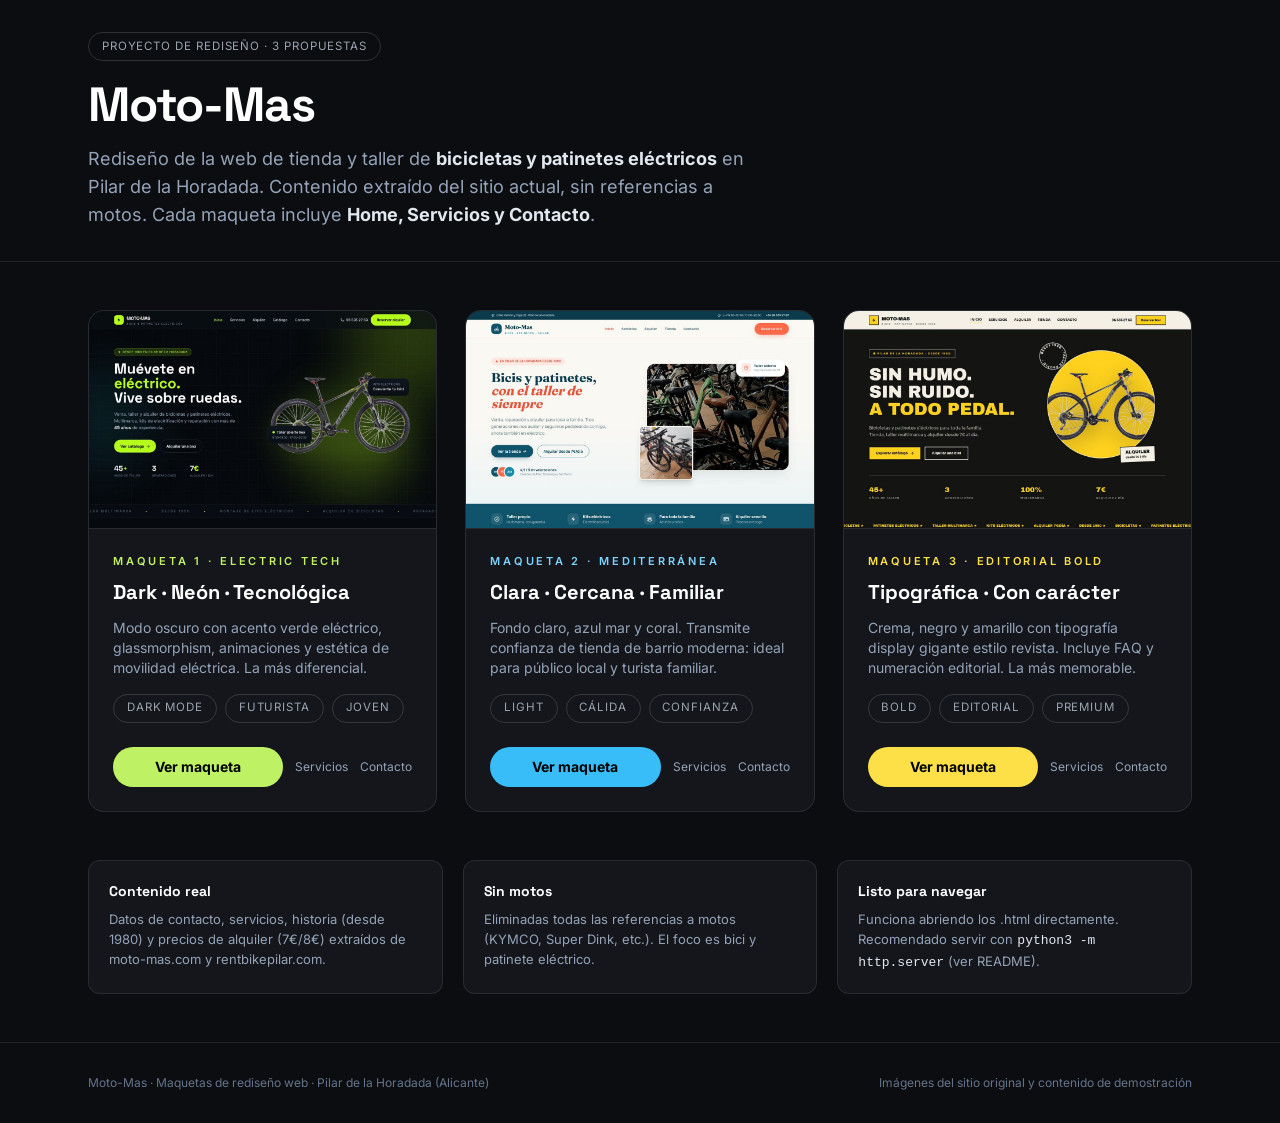
<file: index.html>
<!DOCTYPE html>
<html lang="es">
<head>
  <meta charset="UTF-8">
  <meta name="viewport" content="width=device-width, initial-scale=1.0">
  <title>Moto-Mas · Maquetas de rediseño web</title>
  <meta name="description" content="Tres propuestas de rediseño para Moto-Mas: bicicletas y patinetes eléctricos en Pilar de la Horadada.">
  <script src="assets/vendor/tailwind.js"></script>
  <script>
    tailwind.config = {
      theme: {
        extend: {
          colors: {
            base: '#0c0d10',
            card: '#14161b',
            line: 'rgba(255,255,255,0.09)'
          }
        }
      }
    }
  </script>
  <link rel="stylesheet" href="assets/fonts/fonts.css">
  <style>
    body { background: #0c0d10; color: #e8eaee; font-family: Inter, system-ui, sans-serif; -webkit-font-smoothing: antialiased; }
    .font-display { font-family: 'Space Grotesk', Inter, sans-serif; }
    .preview-card { transition: transform .35s ease, box-shadow .35s ease, border-color .35s ease; }
    .preview-card:hover { transform: translateY(-6px); border-color: rgba(255,255,255,.25); box-shadow: 0 30px 70px -40px rgba(0,0,0,.9); }
    .chip { display:inline-flex; align-items:center; gap:.4rem; border:1px solid rgba(255,255,255,.14); border-radius:9999px; padding:.3rem .8rem; font-size:.72rem; letter-spacing:.08em; text-transform:uppercase; color:#9aa3af; }
  </style>
</head>
<body class="min-h-screen">

  <header class="border-b border-line">
    <div class="max-w-6xl mx-auto px-6 py-8">
      <p class="chip mb-5">Proyecto de rediseño · 3 propuestas</p>
      <h1 class="font-display text-4xl sm:text-5xl font-bold tracking-tight text-white">Moto-Mas</h1>
      <p class="mt-4 text-slate-400 max-w-2xl text-lg">
        Rediseño de la web de tienda y taller de <strong class="text-slate-200">bicicletas y patinetes eléctricos</strong>
        en Pilar de la Horadada. Contenido extraído del sitio actual, sin referencias a motos.
        Cada maqueta incluye <strong class="text-slate-200">Home, Servicios y Contacto</strong>.
      </p>
    </div>
  </header>

  <main class="max-w-6xl mx-auto px-6 py-12">
    <div class="grid md:grid-cols-3 gap-7">

      <!-- MAQUETA 1 -->
      <article class="preview-card bg-card border border-line rounded-2xl overflow-hidden flex flex-col">
        <a href="maqueta-1/index.html" class="block group">
          <div class="overflow-hidden border-b border-line">
            <img src="assets/img/preview-maqueta-1.jpg" alt="Vista previa de la Maqueta 1: Electric Tech" class="w-full aspect-[16/10] object-cover object-top group-hover:scale-[1.03] transition duration-500">
          </div>
        </a>
        <div class="p-6 flex flex-col grow">
          <p class="text-[11px] uppercase tracking-[0.25em] text-lime-300 font-semibold">Maqueta 1 · Electric Tech</p>
          <h2 class="font-display text-xl font-bold text-white mt-2">Dark · Neón · Tecnológica</h2>
          <p class="text-sm text-slate-400 mt-3 grow">Modo oscuro con acento verde eléctrico, glassmorphism, animaciones y estética de movilidad eléctrica. La más diferencial.</p>
          <div class="flex flex-wrap gap-2 mt-4 text-[11px] text-slate-400">
            <span class="chip">Dark mode</span><span class="chip">Futurista</span><span class="chip">Joven</span>
          </div>
          <div class="flex items-center gap-3 mt-6">
            <a href="maqueta-1/index.html" class="flex-1 text-center bg-lime-300 text-black font-bold rounded-full py-2.5 text-sm hover:brightness-110 transition">Ver maqueta</a>
            <a href="maqueta-1/servicios.html" class="text-xs text-slate-400 hover:text-white transition">Servicios</a>
            <a href="maqueta-1/contacto.html" class="text-xs text-slate-400 hover:text-white transition">Contacto</a>
          </div>
        </div>
      </article>

      <!-- MAQUETA 2 -->
      <article class="preview-card bg-card border border-line rounded-2xl overflow-hidden flex flex-col">
        <a href="maqueta-2/index.html" class="block group">
          <div class="overflow-hidden border-b border-line">
            <img src="assets/img/preview-maqueta-2.jpg" alt="Vista previa de la Maqueta 2: Mediterránea" class="w-full aspect-[16/10] object-cover object-top group-hover:scale-[1.03] transition duration-500">
          </div>
        </a>
        <div class="p-6 flex flex-col grow">
          <p class="text-[11px] uppercase tracking-[0.25em] text-sky-300 font-semibold">Maqueta 2 · Mediterránea</p>
          <h2 class="font-display text-xl font-bold text-white mt-2">Clara · Cercana · Familiar</h2>
          <p class="text-sm text-slate-400 mt-3 grow">Fondo claro, azul mar y coral. Transmite confianza de tienda de barrio moderna: ideal para público local y turista familiar.</p>
          <div class="flex flex-wrap gap-2 mt-4 text-[11px] text-slate-400">
            <span class="chip">Light</span><span class="chip">Cálida</span><span class="chip">Confianza</span>
          </div>
          <div class="flex items-center gap-3 mt-6">
            <a href="maqueta-2/index.html" class="flex-1 text-center bg-sky-400 text-black font-bold rounded-full py-2.5 text-sm hover:brightness-110 transition">Ver maqueta</a>
            <a href="maqueta-2/servicios.html" class="text-xs text-slate-400 hover:text-white transition">Servicios</a>
            <a href="maqueta-2/contacto.html" class="text-xs text-slate-400 hover:text-white transition">Contacto</a>
          </div>
        </div>
      </article>

      <!-- MAQUETA 3 -->
      <article class="preview-card bg-card border border-line rounded-2xl overflow-hidden flex flex-col">
        <a href="maqueta-3/index.html" class="block group">
          <div class="overflow-hidden border-b border-line">
            <img src="assets/img/preview-maqueta-3.jpg" alt="Vista previa de la Maqueta 3: Editorial Bold" class="w-full aspect-[16/10] object-cover object-top group-hover:scale-[1.03] transition duration-500">
          </div>
        </a>
        <div class="p-6 flex flex-col grow">
          <p class="text-[11px] uppercase tracking-[0.25em] text-yellow-300 font-semibold">Maqueta 3 · Editorial Bold</p>
          <h2 class="font-display text-xl font-bold text-white mt-2">Tipográfica · Con carácter</h2>
          <p class="text-sm text-slate-400 mt-3 grow">Crema, negro y amarillo con tipografía display gigante estilo revista. Incluye FAQ y numeración editorial. La más memorable.</p>
          <div class="flex flex-wrap gap-2 mt-4 text-[11px] text-slate-400">
            <span class="chip">Bold</span><span class="chip">Editorial</span><span class="chip">Premium</span>
          </div>
          <div class="flex items-center gap-3 mt-6">
            <a href="maqueta-3/index.html" class="flex-1 text-center bg-yellow-300 text-black font-bold rounded-full py-2.5 text-sm hover:brightness-110 transition">Ver maqueta</a>
            <a href="maqueta-3/servicios.html" class="text-xs text-slate-400 hover:text-white transition">Servicios</a>
            <a href="maqueta-3/contacto.html" class="text-xs text-slate-400 hover:text-white transition">Contacto</a>
          </div>
        </div>
      </article>
    </div>

    <div class="mt-12 grid sm:grid-cols-3 gap-5 text-sm">
      <div class="bg-card border border-line rounded-xl p-5">
        <p class="font-display font-bold text-white">Contenido real</p>
        <p class="text-slate-400 mt-2 text-[13px]">Datos de contacto, servicios, historia (desde 1980) y precios de alquiler (7€/8€) extraídos de moto-mas.com y rentbikepilar.com.</p>
      </div>
      <div class="bg-card border border-line rounded-xl p-5">
        <p class="font-display font-bold text-white">Sin motos</p>
        <p class="text-slate-400 mt-2 text-[13px]">Eliminadas todas las referencias a motos (KYMCO, Super Dink, etc.). El foco es bici y patinete eléctrico.</p>
      </div>
      <div class="bg-card border border-line rounded-xl p-5">
        <p class="font-display font-bold text-white">Listo para navegar</p>
        <p class="text-slate-400 mt-2 text-[13px]">Funciona abriendo los .html directamente. Recomendado servir con <code class="text-slate-200">python3 -m http.server</code> (ver README).</p>
      </div>
    </div>
  </main>

  <footer class="border-t border-line">
    <div class="max-w-6xl mx-auto px-6 py-8 flex flex-col sm:flex-row items-center justify-between gap-3 text-xs text-slate-500">
      <p>Moto-Mas · Maquetas de rediseño web · Pilar de la Horadada (Alicante)</p>
      <p>Imágenes del sitio original y contenido de demostración</p>
    </div>
  </footer>
</body>
</html>
</file>
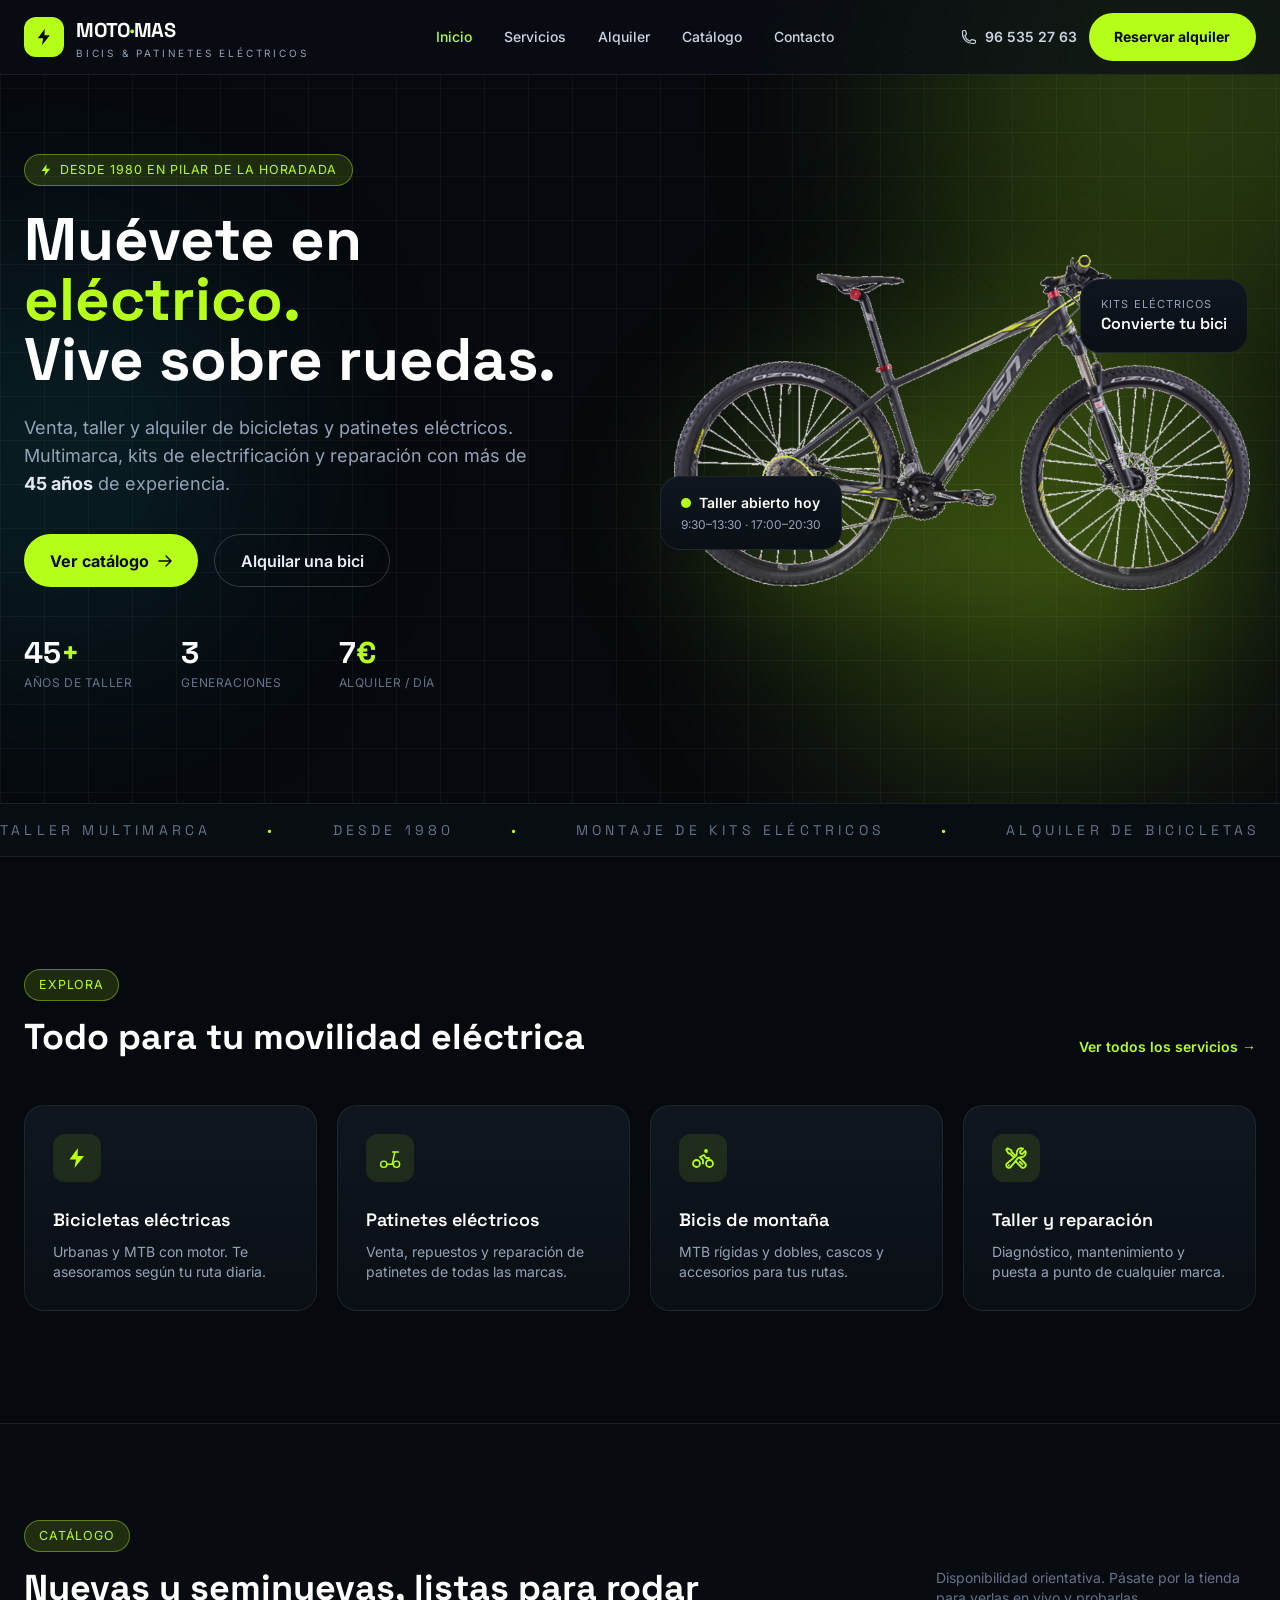
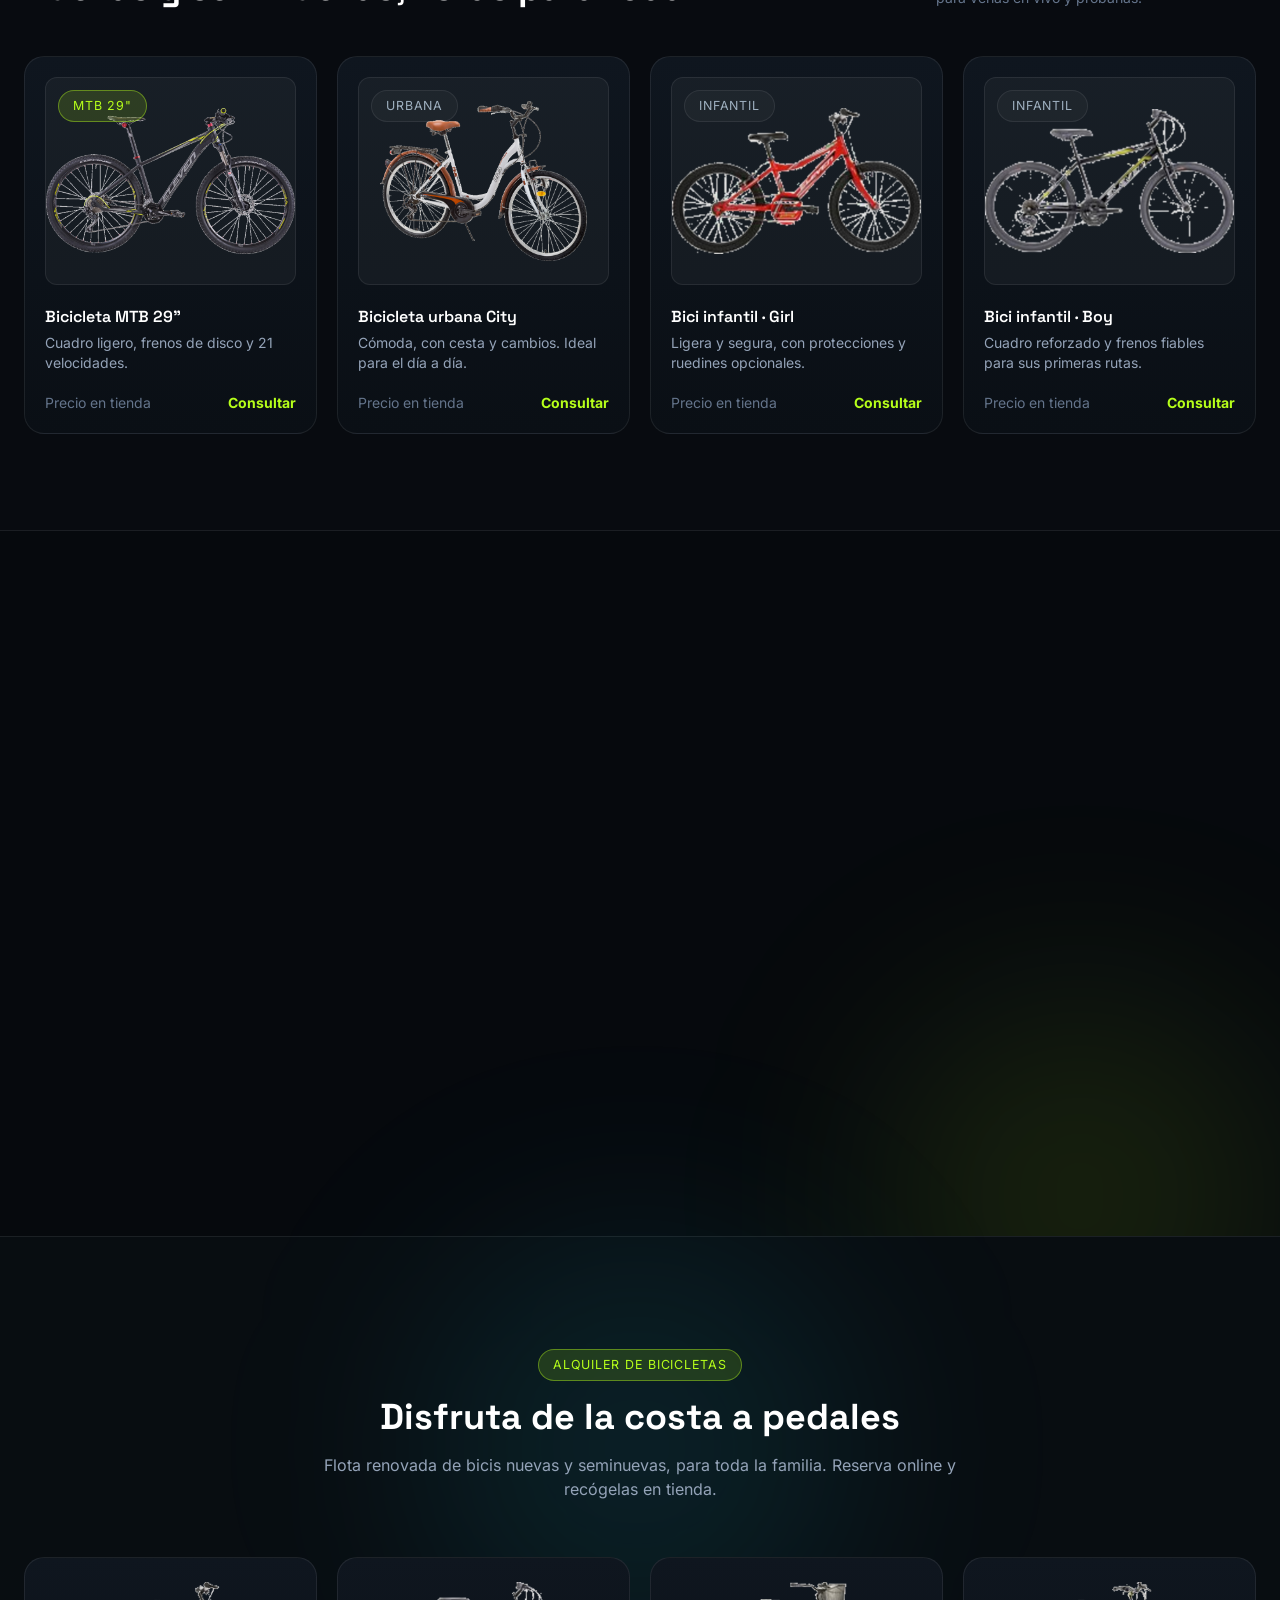
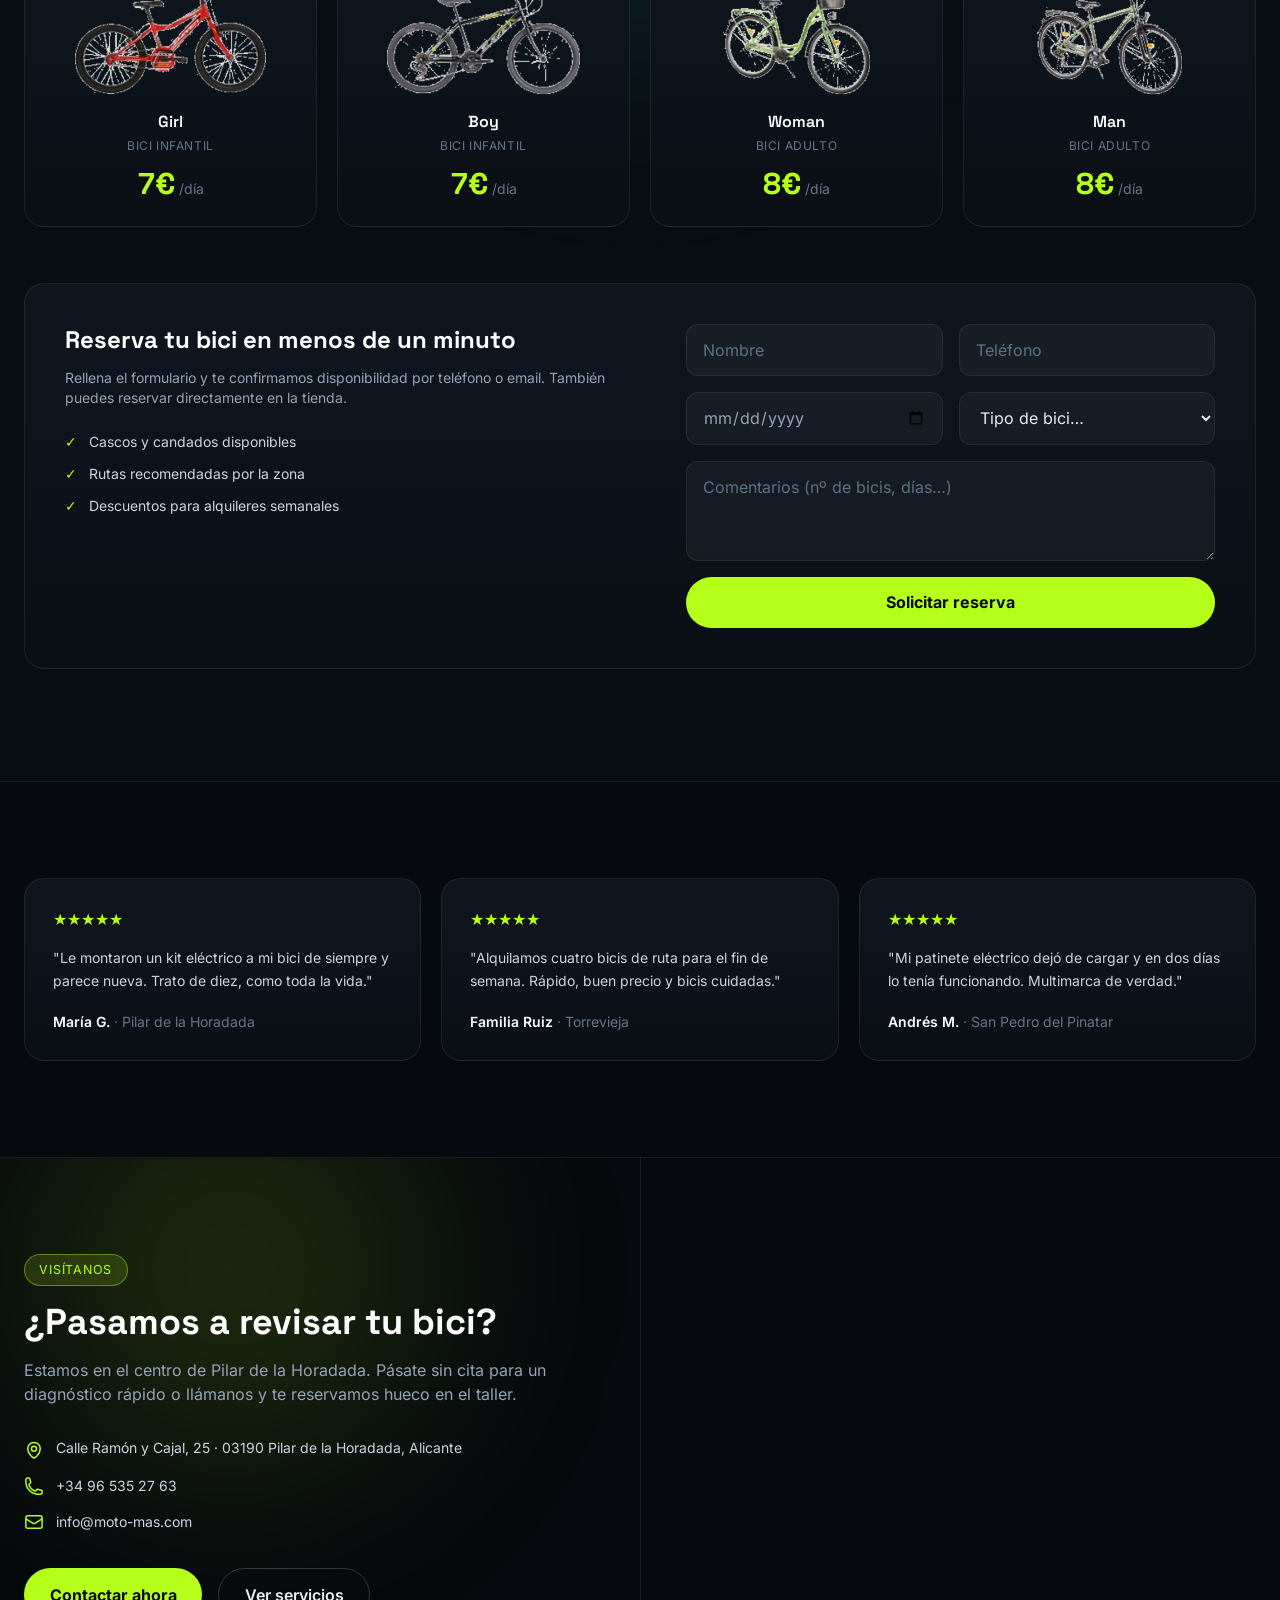
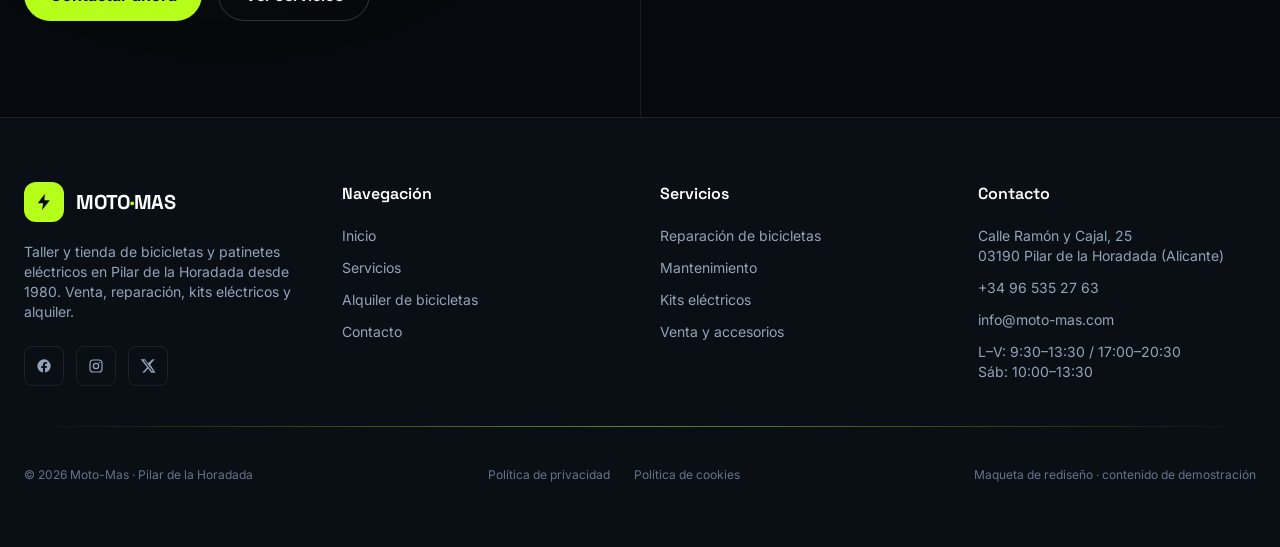
<file: maqueta-1/index.html>
<!DOCTYPE html>
<html lang="es">
<head>
  <meta charset="UTF-8">
  <meta name="viewport" content="width=device-width, initial-scale=1.0">
  <title>Moto-Mas · Bicicletas y patinetes eléctricos en Pilar de la Horadada</title>
  <meta name="description" content="Venta, taller y alquiler de bicicletas y patinetes eléctricos en Pilar de la Horadada desde 1980. Servicio multimarca, kits eléctricos y alquiler desde 7€/día.">
  <script src="../assets/vendor/tailwind.js"></script>
  <script>
    tailwind.config = {
      theme: {
        extend: {
          colors: {
            ink: { 950: '#06090d', 900: '#0a0f15', 800: '#0f161f', 700: '#16202c' },
            electric: '#b6ff1a'
          },
          fontFamily: {
            display: ['"Space Grotesk"', 'sans-serif'],
            body: ['Inter', 'sans-serif']
          }
        }
      }
    }
  </script>
  <link rel="stylesheet" href="css/estilos.css">
</head>
<body class="font-body">

  <!-- ============ HEADER ============ -->
  <header class="glass fixed top-0 inset-x-0 z-50">
    <div class="max-w-7xl mx-auto px-4 sm:px-6">
      <div class="h-[74px] flex items-center justify-between gap-4">
        <a href="index.html" class="flex items-center gap-3 shrink-0">
          <span class="grid place-items-center w-10 h-10 rounded-xl bg-electric text-ink-950">
            <svg viewBox="0 0 24 24" fill="currentColor" class="w-5 h-5"><path d="M13 2 4.5 13.5H11L9.5 22 19 10h-6.5L13 2z"/></svg>
          </span>
          <span class="leading-none">
            <span class="block font-display font-bold text-xl tracking-tight text-white">MOTO<span class="text-electric">·</span>MAS</span>
            <span class="block text-[10px] uppercase tracking-[0.28em] text-slate-400 mt-1">Bicis & patinetes eléctricos</span>
          </span>
        </a>

        <nav class="hidden lg:flex items-center gap-8 text-sm font-medium text-slate-300">
          <a href="index.html" class="text-electric">Inicio</a>
          <a href="servicios.html" class="hover:text-white transition">Servicios</a>
          <a href="#alquiler" class="hover:text-white transition">Alquiler</a>
          <a href="#tienda" class="hover:text-white transition">Catálogo</a>
          <a href="contacto.html" class="hover:text-white transition">Contacto</a>
        </nav>

        <div class="hidden lg:flex items-center gap-3">
          <a href="tel:+34965352763" class="flex items-center gap-2 text-sm font-semibold text-slate-300 hover:text-electric transition">
            <svg viewBox="0 0 24 24" fill="none" stroke="currentColor" stroke-width="1.8" class="w-4 h-4"><path stroke-linecap="round" stroke-linejoin="round" d="M2.25 6.75c0 8.284 6.716 15 15 15h2.25a2.25 2.25 0 0 0 2.25-2.25v-1.372c0-.516-.351-.966-.852-1.091l-4.423-1.106c-.44-.11-.902.055-1.173.417l-.97 1.293c-.282.376-.769.542-1.21.38a12.035 12.035 0 0 1-7.143-7.143c-.162-.441.004-.928.38-1.21l1.293-.97c.363-.271.527-.734.417-1.173L6.963 3.102a1.125 1.125 0 0 0-1.091-.852H4.5A2.25 2.25 0 0 0 2.25 4.5v2.25z"/></svg>
            96 535 27 63
          </a>
          <a href="#alquiler" class="btn-electric text-sm">Reservar alquiler</a>
        </div>

        <button id="menuBtn" class="lg:hidden grid place-items-center w-11 h-11 rounded-xl border border-line text-slate-200" aria-label="Abrir menú">
          <svg id="iconOpen" viewBox="0 0 24 24" fill="none" stroke="currentColor" stroke-width="2" class="w-6 h-6"><path stroke-linecap="round" d="M4 7h16M4 12h16M4 17h16"/></svg>
          <svg id="iconClose" viewBox="0 0 24 24" fill="none" stroke="currentColor" stroke-width="2" class="w-6 h-6 hidden"><path stroke-linecap="round" d="M6 6l12 12M18 6L6 18"/></svg>
        </button>
      </div>
    </div>

    <div id="mobileMenu" class="hidden lg:hidden border-t border-line bg-ink-950/95 backdrop-blur-xl">
      <nav class="max-w-7xl mx-auto px-4 py-4 flex flex-col gap-1 text-slate-200">
        <a href="index.html" class="px-3 py-3 rounded-lg bg-white/5 text-electric font-semibold">Inicio</a>
        <a href="servicios.html" class="px-3 py-3 rounded-lg hover:bg-white/5">Servicios</a>
        <a href="#alquiler" class="px-3 py-3 rounded-lg hover:bg-white/5">Alquiler</a>
        <a href="#tienda" class="px-3 py-3 rounded-lg hover:bg-white/5">Catálogo</a>
        <a href="contacto.html" class="px-3 py-3 rounded-lg hover:bg-white/5">Contacto</a>
        <div class="h-px bg-white/10 my-2"></div>
        <a href="tel:+34965352763" class="px-3 py-3 rounded-lg hover:bg-white/5">Llamar · 96 535 27 63</a>
        <a href="#alquiler" class="btn-electric justify-center mt-2">Reservar alquiler</a>
      </nav>
    </div>
  </header>

  <main>

    <!-- ============ HERO ============ -->
    <section class="relative overflow-hidden grid-lines pt-[74px]">
      <div class="glow w-[520px] h-[520px] bg-electric/20 -top-40 -right-40"></div>
      <div class="glow w-[420px] h-[420px] bg-cyan-400/10 top-60 -left-40"></div>

      <div class="max-w-7xl mx-auto px-4 sm:px-6 pt-14 pb-20 lg:pt-20 lg:pb-28 relative">
        <div class="grid lg:grid-cols-2 gap-14 items-center">
          <div>
            <span class="chip chip-electric mb-6">
              <svg viewBox="0 0 24 24" fill="currentColor" class="w-3.5 h-3.5"><path d="M13 2 4.5 13.5H11L9.5 22 19 10h-6.5L13 2z"/></svg>
              Desde 1980 en Pilar de la Horadada
            </span>
            <h1 class="font-display text-4xl sm:text-5xl lg:text-6xl font-bold leading-[1.05] text-white">
              Muévete en<br>
              <span class="text-electric">eléctrico.</span><br>
              Vive sobre ruedas.
            </h1>
            <p class="mt-6 text-lg text-slate-400 max-w-lg">
              Venta, taller y alquiler de bicicletas y patinetes eléctricos.
              Multimarca, kits de electrificación y reparación con más de
              <strong class="text-slate-200">45 años</strong> de experiencia.
            </p>
            <div class="mt-9 flex flex-wrap gap-4">
              <a href="#tienda" class="btn-electric">
                Ver catálogo
                <svg viewBox="0 0 24 24" fill="none" stroke="currentColor" stroke-width="2.2" class="w-4 h-4"><path stroke-linecap="round" stroke-linejoin="round" d="M13.5 4.5 21 12l-7.5 7.5M21 12H3"/></svg>
              </a>
              <a href="#alquiler" class="btn-ghost">Alquilar una bici</a>
            </div>

            <div class="mt-12 grid grid-cols-3 gap-6 max-w-md">
              <div>
                <p class="font-display text-3xl font-bold text-white">45<span class="text-electric">+</span></p>
                <p class="text-xs text-slate-500 mt-1 uppercase tracking-wider">Años de taller</p>
              </div>
              <div>
                <p class="font-display text-3xl font-bold text-white">3</p>
                <p class="text-xs text-slate-500 mt-1 uppercase tracking-wider">Generaciones</p>
              </div>
              <div>
                <p class="font-display text-3xl font-bold text-white">7<span class="text-electric">€</span></p>
                <p class="text-xs text-slate-500 mt-1 uppercase tracking-wider">Alquiler / día</p>
              </div>
            </div>
          </div>

          <div class="relative">
            <div class="glow w-[420px] h-[420px] bg-electric/25 top-1/4 left-1/4"></div>
            <img src="../assets/img/bici-mtb.png" alt="Bicicleta de montaña Moto-Mas" class="relative w-full max-w-xl mx-auto animate-floaty drop-shadow-[0_30px_60px_rgba(182,255,26,0.18)]">
            <div class="absolute bottom-2 left-1/2 -translate-x-1/2 w-[75%] h-8 bg-electric/10 blur-2xl rounded-full"></div>
            <div class="absolute top-6 right-2 card px-5 py-4 backdrop-blur">
              <p class="text-[11px] uppercase tracking-widest text-slate-400">Kits eléctricos</p>
              <p class="font-display font-semibold text-white">Convierte tu bici</p>
            </div>
            <div class="absolute bottom-10 -left-2 card px-5 py-4 backdrop-blur">
              <p class="flex items-center gap-2 text-sm font-semibold text-white">
                <span class="w-2.5 h-2.5 rounded-full bg-electric pulse-ring"></span>
                Taller abierto hoy
              </p>
              <p class="text-xs text-slate-400 mt-1">9:30–13:30 · 17:00–20:30</p>
            </div>
          </div>
        </div>
      </div>
    </section>

    <!-- ============ MARQUEE ============ -->
    <div class="marquee bg-ink-900/60">
      <div class="marquee-track font-display text-sm uppercase tracking-[0.3em] text-slate-500">
        <span>Taller multimarca</span><span class="text-electric">•</span>
        <span>Desde 1980</span><span class="text-electric">•</span>
        <span>Montaje de kits eléctricos</span><span class="text-electric">•</span>
        <span>Alquiler de bicicletas</span><span class="text-electric">•</span>
        <span>Reparación express</span><span class="text-electric">•</span>
        <span>Bicis nuevas y seminuevas</span><span class="text-electric">•</span>
        <span>Taller multimarca</span><span class="text-electric">•</span>
        <span>Desde 1980</span><span class="text-electric">•</span>
        <span>Montaje de kits eléctricos</span><span class="text-electric">•</span>
        <span>Alquiler de bicicletas</span><span class="text-electric">•</span>
        <span>Reparación express</span><span class="text-electric">•</span>
        <span>Bicis nuevas y seminuevas</span><span class="text-electric">•</span>
      </div>
    </div>

    <!-- ============ CATEGORÍAS ============ -->
    <section class="relative py-20 lg:py-28">
      <div class="max-w-7xl mx-auto px-4 sm:px-6">
        <div class="flex flex-wrap items-end justify-between gap-6 mb-12 reveal">
          <div>
            <p class="chip chip-electric mb-4">Explora</p>
            <h2 class="font-display text-3xl sm:text-4xl font-bold text-white">Todo para tu movilidad eléctrica</h2>
          </div>
          <a href="servicios.html" class="text-sm font-semibold text-electric hover:underline underline-offset-4">Ver todos los servicios →</a>
        </div>

        <div class="grid sm:grid-cols-2 lg:grid-cols-4 gap-5">
          <a href="#tienda" class="card p-7 reveal group">
            <span class="grid place-items-center w-12 h-12 rounded-xl bg-electric/10 text-electric mb-6 group-hover:bg-electric group-hover:text-ink-950 transition">
              <svg viewBox="0 0 24 24" fill="currentColor" class="w-6 h-6"><path d="M13 2 4.5 13.5H11L9.5 22 19 10h-6.5L13 2z"/></svg>
            </span>
            <h3 class="font-display font-semibold text-lg text-white">Bicicletas eléctricas</h3>
            <p class="text-sm text-slate-400 mt-2">Urbanas y MTB con motor. Te asesoramos según tu ruta diaria.</p>
          </a>
          <a href="#tienda" class="card p-7 reveal group">
            <span class="grid place-items-center w-12 h-12 rounded-xl bg-electric/10 text-electric mb-6 group-hover:bg-electric group-hover:text-ink-950 transition">
              <svg viewBox="0 0 200 200" fill="none" stroke="currentColor" stroke-width="12" stroke-linecap="round" stroke-linejoin="round" class="w-6 h-6"><circle cx="48" cy="152" r="26"/><circle cx="154" cy="152" r="26"/><path d="M74 152h44"/><path d="M118 152 140 50"/><path d="M122 50h48"/></svg>
            </span>
            <h3 class="font-display font-semibold text-lg text-white">Patinetes eléctricos</h3>
            <p class="text-sm text-slate-400 mt-2">Venta, repuestos y reparación de patinetes de todas las marcas.</p>
          </a>
          <a href="#tienda" class="card p-7 reveal group">
            <span class="grid place-items-center w-12 h-12 rounded-xl bg-electric/10 text-electric mb-6 group-hover:bg-electric group-hover:text-ink-950 transition">
              <svg viewBox="0 0 24 24" fill="none" stroke="currentColor" stroke-width="1.8" class="w-6 h-6"><circle cx="5.5" cy="17.5" r="3.5"/><circle cx="18.5" cy="17.5" r="3.5"/><path stroke-linecap="round" stroke-linejoin="round" d="M15 6a1 1 0 1 0 0-2 1 1 0 0 0 0 2zm-3 11.5V14l-3-3 4-2 2 3h3"/></svg>
            </span>
            <h3 class="font-display font-semibold text-lg text-white">Bicis de montaña</h3>
            <p class="text-sm text-slate-400 mt-2">MTB rígidas y dobles, cascos y accesorios para tus rutas.</p>
          </a>
          <a href="#tienda" class="card p-7 reveal group">
            <span class="grid place-items-center w-12 h-12 rounded-xl bg-electric/10 text-electric mb-6 group-hover:bg-electric group-hover:text-ink-950 transition">
              <svg viewBox="0 0 24 24" fill="none" stroke="currentColor" stroke-width="1.8" class="w-6 h-6"><path stroke-linecap="round" stroke-linejoin="round" d="M11.42 15.17 17.25 21A2.652 2.652 0 0 0 21 17.25l-5.877-5.877M11.42 15.17l2.496-3.03c.317-.384.74-.626 1.208-.766M11.42 15.17l-4.655 5.653a2.548 2.548 0 1 1-3.586-3.586l6.837-5.63m5.108-.233c.55-.164 1.163-.188 1.743-.14a4.5 4.5 0 0 0 4.486-6.336l-3.276 3.277a3.004 3.004 0 0 1-2.25-2.25l3.276-3.276a4.5 4.5 0 0 0-6.336 4.486c.091 1.076-.071 2.264-.904 2.95l-.102.085m-1.745 1.437L5.909 7.5H4.5L2.25 3.75l1.5-1.5L7.5 4.5v1.409l4.26 4.26m-1.745 1.437 1.745-1.437m6.615 8.206L15.75 15.75M4.867 19.125h.008v.008h-.008v-.008z"/></svg>
            </span>
            <h3 class="font-display font-semibold text-lg text-white">Taller y reparación</h3>
            <p class="text-sm text-slate-400 mt-2">Diagnóstico, mantenimiento y puesta a punto de cualquier marca.</p>
          </a>
        </div>
      </div>
    </section>

    <!-- ============ CATÁLOGO ============ -->
    <section id="tienda" class="relative py-20 lg:py-24 bg-ink-900/50 border-y border-line">
      <div class="max-w-7xl mx-auto px-4 sm:px-6">
        <div class="flex flex-wrap items-end justify-between gap-6 mb-12 reveal">
          <div>
            <p class="chip chip-electric mb-4">Catálogo</p>
            <h2 class="font-display text-3xl sm:text-4xl font-bold text-white">Nuevas y seminuevas, listas para rodar</h2>
          </div>
          <p class="text-sm text-slate-500 max-w-xs">Disponibilidad orientativa. Pásate por la tienda para verlas en vivo y probarlas.</p>
        </div>

        <div class="grid sm:grid-cols-2 lg:grid-cols-4 gap-5">
          <!-- Producto 1 -->
          <article class="card p-5 reveal group flex flex-col">
            <div class="relative rounded-xl bg-white/[0.04] border border-line h-52 grid place-items-center overflow-hidden">
              <span class="absolute top-3 left-3 chip chip-electric">MTB 29"</span>
              <img src="../assets/img/bici-mtb.png" alt="Bicicleta MTB 29 pulgadas" class="h-40 object-contain group-hover:scale-105 transition duration-500">
            </div>
            <h3 class="font-display font-semibold text-white mt-5">Bicicleta MTB 29"</h3>
            <p class="text-sm text-slate-400 mt-1 grow">Cuadro ligero, frenos de disco y 21 velocidades.</p>
            <div class="flex items-center justify-between mt-5">
              <span class="text-sm text-slate-500">Precio en tienda</span>
              <a href="contacto.html" class="text-sm font-bold text-electric hover:underline underline-offset-4">Consultar</a>
            </div>
          </article>

          <!-- Producto 2 -->
          <article class="card p-5 reveal group flex flex-col">
            <div class="relative rounded-xl bg-white/[0.04] border border-line h-52 grid place-items-center overflow-hidden">
              <span class="absolute top-3 left-3 chip">Urbana</span>
              <img src="../assets/img/bici-city.png" alt="Bicicleta urbana" class="h-40 object-contain group-hover:scale-105 transition duration-500">
            </div>
            <h3 class="font-display font-semibold text-white mt-5">Bicicleta urbana City</h3>
            <p class="text-sm text-slate-400 mt-1 grow">Cómoda, con cesta y cambios. Ideal para el día a día.</p>
            <div class="flex items-center justify-between mt-5">
              <span class="text-sm text-slate-500">Precio en tienda</span>
              <a href="contacto.html" class="text-sm font-bold text-electric hover:underline underline-offset-4">Consultar</a>
            </div>
          </article>

          <!-- Producto 3 -->
          <article class="card p-5 reveal group flex flex-col">
            <div class="relative rounded-xl bg-white/[0.04] border border-line h-52 grid place-items-center overflow-hidden">
              <span class="absolute top-3 left-3 chip">Infantil</span>
              <img src="../assets/img/bici-girl.png" alt="Bicicleta infantil" class="h-40 object-contain group-hover:scale-105 transition duration-500">
            </div>
            <h3 class="font-display font-semibold text-white mt-5">Bici infantil · Girl</h3>
            <p class="text-sm text-slate-400 mt-1 grow">Ligera y segura, con protecciones y ruedines opcionales.</p>
            <div class="flex items-center justify-between mt-5">
              <span class="text-sm text-slate-500">Precio en tienda</span>
              <a href="contacto.html" class="text-sm font-bold text-electric hover:underline underline-offset-4">Consultar</a>
            </div>
          </article>

          <!-- Producto 4 -->
          <article class="card p-5 reveal group flex flex-col">
            <div class="relative rounded-xl bg-white/[0.04] border border-line h-52 grid place-items-center overflow-hidden">
              <span class="absolute top-3 left-3 chip">Infantil</span>
              <img src="../assets/img/bici-boy.png" alt="Bicicleta infantil niño" class="h-40 object-contain group-hover:scale-105 transition duration-500">
            </div>
            <h3 class="font-display font-semibold text-white mt-5">Bici infantil · Boy</h3>
            <p class="text-sm text-slate-400 mt-1 grow">Cuadro reforzado y frenos fiables para sus primeras rutas.</p>
            <div class="flex items-center justify-between mt-5">
              <span class="text-sm text-slate-500">Precio en tienda</span>
              <a href="contacto.html" class="text-sm font-bold text-electric hover:underline underline-offset-4">Consultar</a>
            </div>
          </article>
        </div>
      </div>
    </section>

    <!-- ============ POR QUÉ MOTO-MAS ============ -->
    <section class="relative py-20 lg:py-28 overflow-hidden">
      <div class="glow w-[400px] h-[400px] bg-electric/10 -bottom-40 right-0"></div>
      <div class="max-w-7xl mx-auto px-4 sm:px-6">
        <div class="grid lg:grid-cols-2 gap-14 items-center">
          <div class="reveal">
            <div class="relative rounded-2xl overflow-hidden border border-line">
              <img src="../assets/img/tienda-interior.jpg" alt="Interior de la tienda Moto-Mas con bicicletas" class="img-cover aspect-[4/3]">
              <div class="absolute inset-0 bg-gradient-to-t from-ink-950/80 via-transparent"></div>
              <div class="absolute bottom-5 left-5 right-5 flex items-center gap-4">
                <span class="grid place-items-center w-12 h-12 rounded-xl bg-electric text-ink-950 font-display font-bold shrink-0">45</span>
                <p class="text-sm text-slate-200">Años cuidando las dos ruedas de Pilar de la Horadada y su comarca.</p>
              </div>
            </div>
          </div>

          <div class="reveal">
            <p class="chip chip-electric mb-4">Por qué Moto-Mas</p>
            <h2 class="font-display text-3xl sm:text-4xl font-bold text-white leading-tight">La tienda de bicis de toda la vida, ahora también eléctrica</h2>
            <p class="mt-5 text-slate-400">Somos taller y tienda multimarca. Tres generaciones de clientes nos avalan: abuelos, padres e hijos que siguen confiando en nosotros.</p>

            <ul class="mt-8 space-y-4">
              <li class="flex gap-4">
                <span class="grid place-items-center w-10 h-10 rounded-lg bg-electric/10 text-electric shrink-0">
                  <svg viewBox="0 0 24 24" fill="none" stroke="currentColor" stroke-width="1.8" class="w-5 h-5"><path stroke-linecap="round" stroke-linejoin="round" d="M9 12.75 11.25 15 15 9.75M21 12a9 9 0 1 1-18 0 9 9 0 0 1 18 0z"/></svg>
                </span>
                <div>
                  <p class="font-semibold text-white">Servicio técnico multimarca</p>
                  <p class="text-sm text-slate-400">Reparamos cualquier bici o patinete, se venda o no en nuestra tienda.</p>
                </div>
              </li>
              <li class="flex gap-4">
                <span class="grid place-items-center w-10 h-10 rounded-lg bg-electric/10 text-electric shrink-0">
                  <svg viewBox="0 0 24 24" fill="currentColor" class="w-5 h-5"><path d="M13 2 4.5 13.5H11L9.5 22 19 10h-6.5L13 2z"/></svg>
                </span>
                <div>
                  <p class="font-semibold text-white">Especialistas en kits eléctricos</p>
                  <p class="text-sm text-slate-400">Electrificamos tu bicicleta o triciclo con garantía y componentes de calidad.</p>
                </div>
              </li>
              <li class="flex gap-4">
                <span class="grid place-items-center w-10 h-10 rounded-lg bg-electric/10 text-electric shrink-0">
                  <svg viewBox="0 0 24 24" fill="none" stroke="currentColor" stroke-width="1.8" class="w-5 h-5"><path stroke-linecap="round" stroke-linejoin="round" d="M12 6v12m-3-2.818.879.659c1.171.879 3.07.879 4.242 0 1.172-.879 1.172-2.303 0-3.182C13.536 12.219 12.768 12 12 12c-.725 0-1.45-.22-2.003-.659-1.106-.879-1.106-2.303 0-3.182s2.9-.879 4.006 0l.415.33M21 12a9 9 0 1 1-18 0 9 9 0 0 1 18 0z"/></svg>
                </span>
                <div>
                  <p class="font-semibold text-white">Compra y venta de segunda mano</p>
                  <p class="text-sm text-slate-400">Trae tu bici usada: la valoramos y te ayudamos a venderla o cambiarla.</p>
                </div>
              </li>
            </ul>

            <a href="servicios.html" class="btn-ghost mt-9">Descubre todos los servicios</a>
          </div>
        </div>
      </div>
    </section>

    <!-- ============ ALQUILER ============ -->
    <section id="alquiler" class="relative py-20 lg:py-28 bg-ink-900/60 border-y border-line">
      <div class="glow w-[420px] h-[420px] bg-cyan-400/10 top-0 left-1/3"></div>
      <div class="max-w-7xl mx-auto px-4 sm:px-6 relative">
        <div class="text-center max-w-2xl mx-auto mb-14 reveal">
          <p class="chip chip-electric mb-4">Alquiler de bicicletas</p>
          <h2 class="font-display text-3xl sm:text-4xl font-bold text-white">Disfruta de la costa a pedales</h2>
          <p class="mt-4 text-slate-400">Flota renovada de bicis nuevas y seminuevas, para toda la familia. Reserva online y recógelas en tienda.</p>
        </div>

        <div class="grid sm:grid-cols-2 lg:grid-cols-4 gap-5 mb-14">
          <div class="card p-6 text-center reveal">
            <img src="../assets/img/bici-girl.png" alt="Bicicleta de alquiler Girl" class="h-28 mx-auto object-contain">
            <h3 class="font-display font-semibold text-white mt-4">Girl</h3>
            <p class="text-xs text-slate-500 uppercase tracking-wider mt-1">Bici infantil</p>
            <p class="font-display text-3xl font-bold text-electric mt-3">7€<span class="text-sm text-slate-500 font-body font-normal"> /día</span></p>
          </div>
          <div class="card p-6 text-center reveal">
            <img src="../assets/img/bici-boy.png" alt="Bicicleta de alquiler Boy" class="h-28 mx-auto object-contain">
            <h3 class="font-display font-semibold text-white mt-4">Boy</h3>
            <p class="text-xs text-slate-500 uppercase tracking-wider mt-1">Bici infantil</p>
            <p class="font-display text-3xl font-bold text-electric mt-3">7€<span class="text-sm text-slate-500 font-body font-normal"> /día</span></p>
          </div>
          <div class="card p-6 text-center reveal">
            <img src="../assets/img/bici-woman.png" alt="Bicicleta de alquiler Woman" class="h-28 mx-auto object-contain">
            <h3 class="font-display font-semibold text-white mt-4">Woman</h3>
            <p class="text-xs text-slate-500 uppercase tracking-wider mt-1">Bici adulto</p>
            <p class="font-display text-3xl font-bold text-electric mt-3">8€<span class="text-sm text-slate-500 font-body font-normal"> /día</span></p>
          </div>
          <div class="card p-6 text-center reveal">
            <img src="../assets/img/bici-man.png" alt="Bicicleta de alquiler Man" class="h-28 mx-auto object-contain">
            <h3 class="font-display font-semibold text-white mt-4">Man</h3>
            <p class="text-xs text-slate-500 uppercase tracking-wider mt-1">Bici adulto</p>
            <p class="font-display text-3xl font-bold text-electric mt-3">8€<span class="text-sm text-slate-500 font-body font-normal"> /día</span></p>
          </div>
        </div>

        <div class="card p-7 sm:p-10 reveal">
          <div class="grid lg:grid-cols-[1.1fr_1fr] gap-10 items-start">
            <div>
              <h3 class="font-display text-2xl font-bold text-white">Reserva tu bici en menos de un minuto</h3>
              <p class="text-slate-400 mt-3 text-sm">Rellena el formulario y te confirmamos disponibilidad por teléfono o email. También puedes reservar directamente en la tienda.</p>
              <ul class="mt-6 space-y-3 text-sm text-slate-300">
                <li class="flex items-center gap-3"><span class="text-electric">✓</span> Cascos y candados disponibles</li>
                <li class="flex items-center gap-3"><span class="text-electric">✓</span> Rutas recomendadas por la zona</li>
                <li class="flex items-center gap-3"><span class="text-electric">✓</span> Descuentos para alquileres semanales</li>
              </ul>
            </div>
            <form id="formAlquiler" class="grid grid-cols-2 gap-4">
              <input required type="text" placeholder="Nombre" class="field col-span-2 sm:col-span-1">
              <input required type="tel" placeholder="Teléfono" class="field col-span-2 sm:col-span-1">
              <input required type="date" class="field col-span-2 sm:col-span-1 text-slate-400">
              <select class="field col-span-2 sm:col-span-1">
                <option>Tipo de bici…</option>
                <option>Girl · 7€/día</option>
                <option>Boy · 7€/día</option>
                <option>Woman · 8€/día</option>
                <option>Man · 8€/día</option>
              </select>
              <textarea placeholder="Comentarios (nº de bicis, días…)" rows="3" class="field col-span-2"></textarea>
              <button type="submit" class="btn-electric justify-center col-span-2">Solicitar reserva</button>
              <p class="form-ok hidden col-span-2 text-sm text-electric font-semibold">¡Gracias! Te contactaremos para confirmar tu reserva. (demo de maqueta)</p>
            </form>
          </div>
        </div>
      </div>
    </section>

    <!-- ============ TESTIMONIOS ============ -->
    <section class="py-20 lg:py-24">
      <div class="max-w-7xl mx-auto px-4 sm:px-6">
        <div class="grid lg:grid-cols-3 gap-5">
          <div class="card p-7 reveal">
            <div class="flex gap-1 text-electric mb-4">★★★★★</div>
            <p class="text-slate-300 text-sm leading-relaxed">"Le montaron un kit eléctrico a mi bici de siempre y parece nueva. Trato de diez, como toda la vida."</p>
            <p class="mt-5 text-sm font-semibold text-white">María G. <span class="text-slate-500 font-normal">· Pilar de la Horadada</span></p>
          </div>
          <div class="card p-7 reveal">
            <div class="flex gap-1 text-electric mb-4">★★★★★</div>
            <p class="text-slate-300 text-sm leading-relaxed">"Alquilamos cuatro bicis de ruta para el fin de semana. Rápido, buen precio y bicis cuidadas."</p>
            <p class="mt-5 text-sm font-semibold text-white">Familia Ruiz <span class="text-slate-500 font-normal">· Torrevieja</span></p>
          </div>
          <div class="card p-7 reveal">
            <div class="flex gap-1 text-electric mb-4">★★★★★</div>
            <p class="text-slate-300 text-sm leading-relaxed">"Mi patinete eléctrico dejó de cargar y en dos días lo tenía funcionando. Multimarca de verdad."</p>
            <p class="mt-5 text-sm font-semibold text-white">Andrés M. <span class="text-slate-500 font-normal">· San Pedro del Pinatar</span></p>
          </div>
        </div>
      </div>
    </section>

    <!-- ============ CTA + MAPA ============ -->
    <section class="relative overflow-hidden border-t border-line">
      <div class="grid lg:grid-cols-2">
        <div class="relative py-20 lg:py-24 px-4 sm:px-6">
          <div class="glow w-[380px] h-[380px] bg-electric/15 -top-20 left-10"></div>
          <div class="max-w-xl mx-auto lg:ml-auto lg:mr-16 relative">
            <p class="chip chip-electric mb-4">Visítanos</p>
            <h2 class="font-display text-3xl sm:text-4xl font-bold text-white">¿Pasamos a revisar tu bici?</h2>
            <p class="mt-4 text-slate-400">Estamos en el centro de Pilar de la Horadada. Pásate sin cita para un diagnóstico rápido o llámanos y te reservamos hueco en el taller.</p>

            <div class="mt-8 space-y-4 text-sm">
              <p class="flex items-start gap-3 text-slate-300">
                <svg viewBox="0 0 24 24" fill="none" stroke="currentColor" stroke-width="1.8" class="w-5 h-5 text-electric shrink-0 mt-0.5"><path stroke-linecap="round" stroke-linejoin="round" d="M15 10.5a3 3 0 1 1-6 0 3 3 0 0 1 6 0z"/><path stroke-linecap="round" stroke-linejoin="round" d="M19.5 10.5c0 7.142-7.5 11.25-7.5 11.25S4.5 17.642 4.5 10.5a7.5 7.5 0 1 1 15 0z"/></svg>
                Calle Ramón y Cajal, 25 · 03190 Pilar de la Horadada, Alicante
              </p>
              <p class="flex items-center gap-3 text-slate-300">
                <svg viewBox="0 0 24 24" fill="none" stroke="currentColor" stroke-width="1.8" class="w-5 h-5 text-electric shrink-0"><path stroke-linecap="round" stroke-linejoin="round" d="M2.25 6.75c0 8.284 6.716 15 15 15h2.25a2.25 2.25 0 0 0 2.25-2.25v-1.372c0-.516-.351-.966-.852-1.091l-4.423-1.106c-.44-.11-.902.055-1.173.417l-.97 1.293c-.282.376-.769.542-1.21.38a12.035 12.035 0 0 1-7.143-7.143c-.162-.441.004-.928.38-1.21l1.293-.97c.363-.271.527-.734.417-1.173L6.963 3.102a1.125 1.125 0 0 0-1.091-.852H4.5A2.25 2.25 0 0 0 2.25 4.5v2.25z"/></svg>
                <a href="tel:+34965352763" class="hover:text-electric transition">+34 96 535 27 63</a>
              </p>
              <p class="flex items-center gap-3 text-slate-300">
                <svg viewBox="0 0 24 24" fill="none" stroke="currentColor" stroke-width="1.8" class="w-5 h-5 text-electric shrink-0"><path stroke-linecap="round" stroke-linejoin="round" d="M21.75 6.75v10.5a2.25 2.25 0 0 1-2.25 2.25h-15a2.25 2.25 0 0 1-2.25-2.25V6.75m19.5 0A2.25 2.25 0 0 0 19.5 4.5h-15a2.25 2.25 0 0 0-2.25 2.25m19.5 0v.243a2.25 2.25 0 0 1-1.07 1.916l-7.5 4.615a2.25 2.25 0 0 1-2.36 0L3.32 8.91a2.25 2.25 0 0 1-1.07-1.916V6.75"/></svg>
                <a href="mailto:info@moto-mas.com" class="hover:text-electric transition">info@moto-mas.com</a>
              </p>
            </div>

            <div class="mt-9 flex flex-wrap gap-4">
              <a href="contacto.html" class="btn-electric">Contactar ahora</a>
              <a href="servicios.html" class="btn-ghost">Ver servicios</a>
            </div>
          </div>
        </div>
        <div class="relative min-h-[320px] border-t lg:border-t-0 lg:border-l border-line">
          <iframe title="Mapa de Moto-Mas en Pilar de la Horadada" src="https://www.google.com/maps?q=Calle+Ram%C3%B3n+y+Cajal+25,+03190+Pilar+de+la+Horadada,+Alicante&output=embed" class="absolute inset-0 w-full h-full grayscale contrast-125 opacity-80" loading="lazy"></iframe>
        </div>
      </div>
    </section>
  </main>

  <!-- ============ FOOTER ============ -->
  <footer class="bg-ink-900 border-t border-line">
    <div class="max-w-7xl mx-auto px-4 sm:px-6 py-16">
      <div class="grid md:grid-cols-2 lg:grid-cols-4 gap-10">
        <div>
          <a href="index.html" class="flex items-center gap-3">
            <span class="grid place-items-center w-10 h-10 rounded-xl bg-electric text-ink-950">
              <svg viewBox="0 0 24 24" fill="currentColor" class="w-5 h-5"><path d="M13 2 4.5 13.5H11L9.5 22 19 10h-6.5L13 2z"/></svg>
            </span>
            <span class="font-display font-bold text-xl tracking-tight text-white">MOTO<span class="text-electric">·</span>MAS</span>
          </a>
          <p class="text-sm text-slate-400 mt-5">Taller y tienda de bicicletas y patinetes eléctricos en Pilar de la Horadada desde 1980. Venta, reparación, kits eléctricos y alquiler.</p>
          <div class="flex gap-3 mt-6">
            <a href="https://www.facebook.com/motomas.pilardelahoradada/" target="_blank" rel="noopener" aria-label="Facebook" class="grid place-items-center w-10 h-10 rounded-lg border border-line text-slate-400 hover:text-electric hover:border-electric/50 transition">
              <svg viewBox="0 0 24 24" fill="currentColor" class="w-4 h-4"><path d="M22 12a10 10 0 1 0-11.6 9.9v-7H7.9V12h2.5V9.8c0-2.5 1.5-3.9 3.8-3.9 1.1 0 2.2.2 2.2.2v2.5h-1.3c-1.2 0-1.6.8-1.6 1.6V12h2.8l-.4 2.9h-2.3v7A10 10 0 0 0 22 12z"/></svg>
            </a>
            <a href="https://www.instagram.com/rentbikepilar/" target="_blank" rel="noopener" aria-label="Instagram" class="grid place-items-center w-10 h-10 rounded-lg border border-line text-slate-400 hover:text-electric hover:border-electric/50 transition">
              <svg viewBox="0 0 24 24" fill="none" stroke="currentColor" stroke-width="1.8" class="w-4 h-4"><rect x="3" y="3" width="18" height="18" rx="5"/><circle cx="12" cy="12" r="4"/><circle cx="17.2" cy="6.8" r="1" fill="currentColor" stroke="none"/></svg>
            </a>
            <a href="https://twitter.com/rentbikepilar" target="_blank" rel="noopener" aria-label="Twitter" class="grid place-items-center w-10 h-10 rounded-lg border border-line text-slate-400 hover:text-electric hover:border-electric/50 transition">
              <svg viewBox="0 0 24 24" fill="currentColor" class="w-4 h-4"><path d="M18.9 2H22l-6.8 7.8L23.3 22h-6.3l-4.9-6.4L6.5 22H3.4l7.3-8.3L1 2h6.5l4.4 5.8L18.9 2zm-1.1 18h1.7L7.3 3.8H5.5L17.8 20z"/></svg>
            </a>
          </div>
        </div>

        <div>
          <h3 class="font-display font-semibold text-white">Navegación</h3>
          <ul class="mt-5 space-y-3 text-sm text-slate-400">
            <li><a href="index.html" class="hover:text-electric transition">Inicio</a></li>
            <li><a href="servicios.html" class="hover:text-electric transition">Servicios</a></li>
            <li><a href="#alquiler" class="hover:text-electric transition">Alquiler de bicicletas</a></li>
            <li><a href="contacto.html" class="hover:text-electric transition">Contacto</a></li>
          </ul>
        </div>

        <div>
          <h3 class="font-display font-semibold text-white">Servicios</h3>
          <ul class="mt-5 space-y-3 text-sm text-slate-400">
            <li><a href="servicios.html#reparacion" class="hover:text-electric transition">Reparación de bicicletas</a></li>
            <li><a href="servicios.html#mantenimiento" class="hover:text-electric transition">Mantenimiento</a></li>
            <li><a href="servicios.html#kits" class="hover:text-electric transition">Kits eléctricos</a></li>
            <li><a href="servicios.html#tienda" class="hover:text-electric transition">Venta y accesorios</a></li>
          </ul>
        </div>

        <div>
          <h3 class="font-display font-semibold text-white">Contacto</h3>
          <ul class="mt-5 space-y-3 text-sm text-slate-400">
            <li>Calle Ramón y Cajal, 25<br>03190 Pilar de la Horadada (Alicante)</li>
            <li><a href="tel:+34965352763" class="hover:text-electric transition">+34 96 535 27 63</a></li>
            <li><a href="mailto:info@moto-mas.com" class="hover:text-electric transition">info@moto-mas.com</a></li>
            <li>L–V: 9:30–13:30 / 17:00–20:30<br>Sáb: 10:00–13:30</li>
          </ul>
        </div>
      </div>

      <div class="divider-glow my-10"></div>

      <div class="flex flex-col sm:flex-row items-center justify-between gap-4 text-xs text-slate-500">
        <p>© <span id="year">2026</span> Moto-Mas · Pilar de la Horadada</p>
        <div class="flex gap-6">
          <a href="#" class="hover:text-electric transition">Política de privacidad</a>
          <a href="#" class="hover:text-electric transition">Política de cookies</a>
        </div>
        <p>Maqueta de rediseño · contenido de demostración</p>
      </div>
    </div>
  </footer>

  <script>
    const menuBtn = document.getElementById('menuBtn');
    const mobileMenu = document.getElementById('mobileMenu');
    const iconOpen = document.getElementById('iconOpen');
    const iconClose = document.getElementById('iconClose');
    menuBtn.addEventListener('click', () => {
      mobileMenu.classList.toggle('hidden');
      iconOpen.classList.toggle('hidden');
      iconClose.classList.toggle('hidden');
    });
    mobileMenu.querySelectorAll('a').forEach(a => a.addEventListener('click', () => {
      mobileMenu.classList.add('hidden');
      iconOpen.classList.remove('hidden');
      iconClose.classList.add('hidden');
    }));

    const observer = new IntersectionObserver((entries) => {
      entries.forEach(e => { if (e.isIntersecting) { e.target.classList.add('in'); observer.unobserve(e.target); } });
    }, { threshold: 0.15 });
    document.querySelectorAll('.reveal').forEach(el => observer.observe(el));

    const form = document.getElementById('formAlquiler');
    form.addEventListener('submit', (e) => {
      e.preventDefault();
      form.querySelector('.form-ok').classList.remove('hidden');
      form.reset();
    });

    document.getElementById('year').textContent = new Date().getFullYear();
  </script>
</body>
</html>
</file>
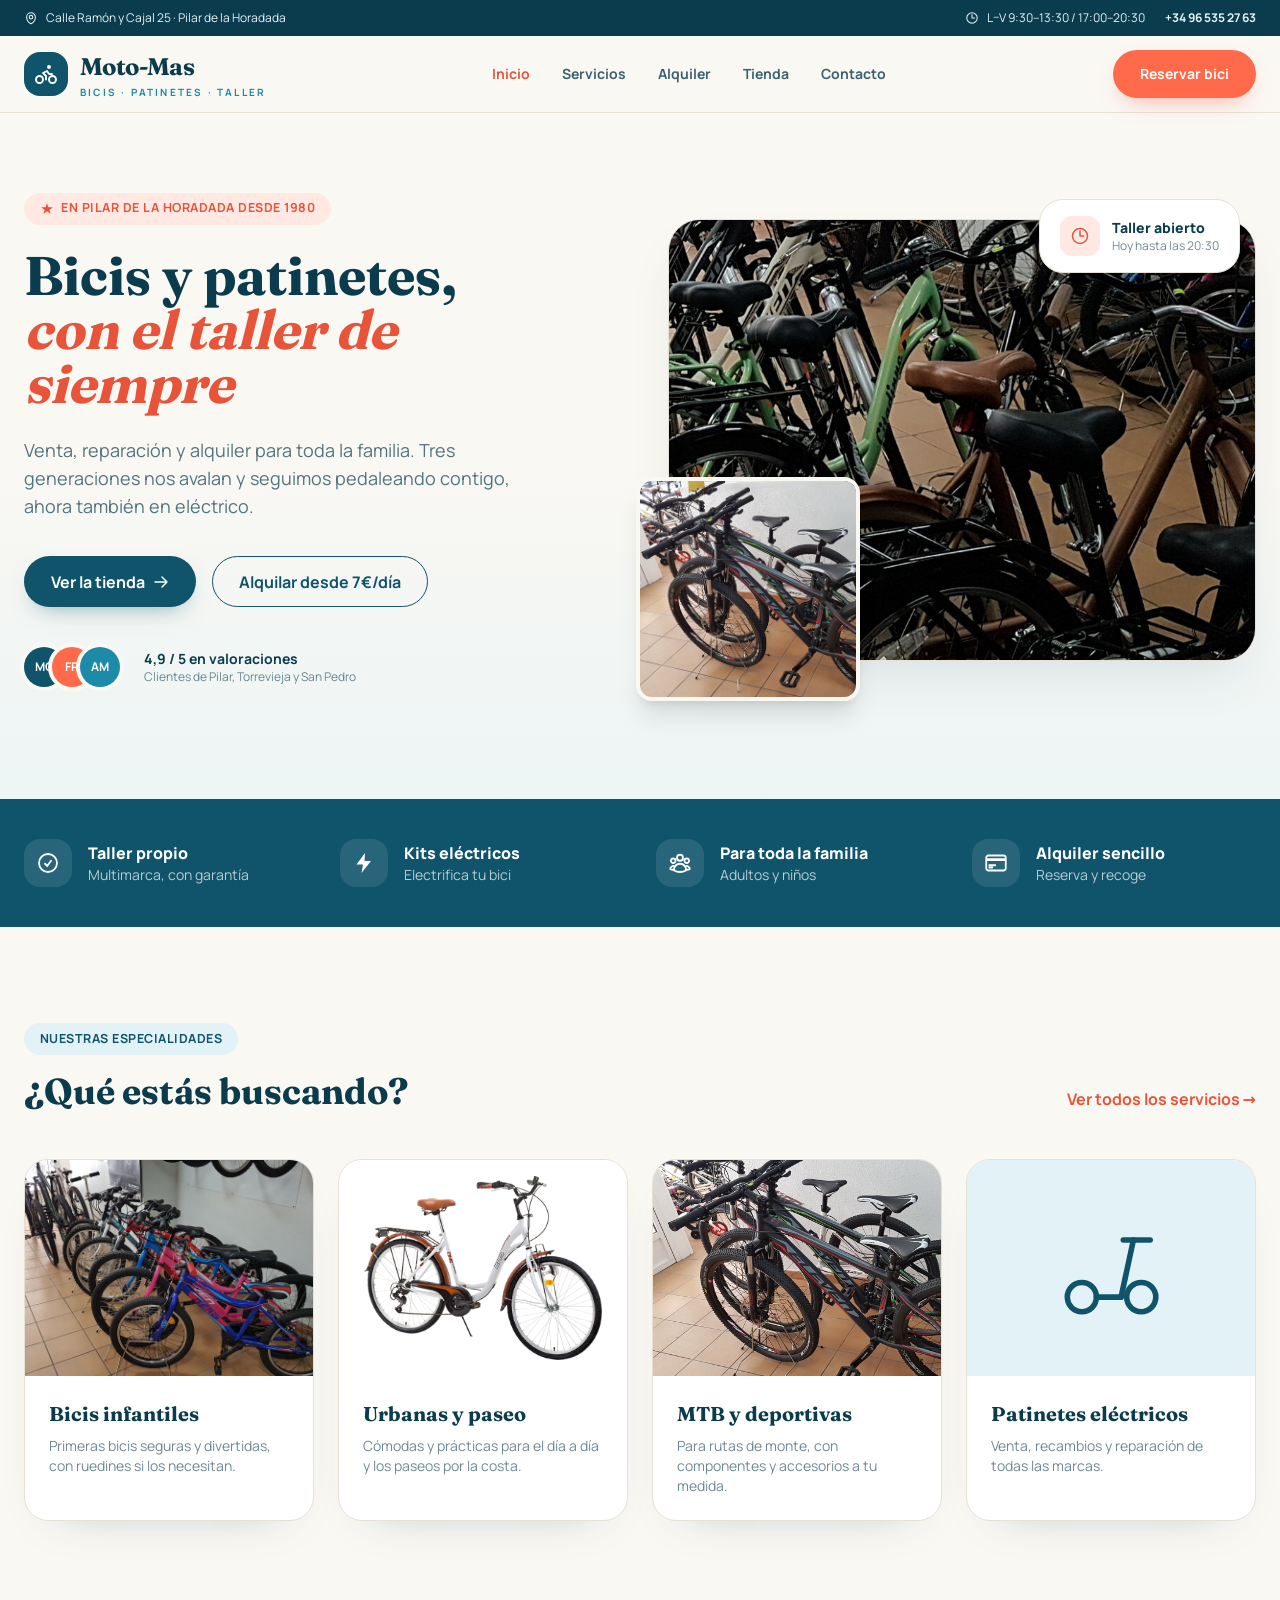
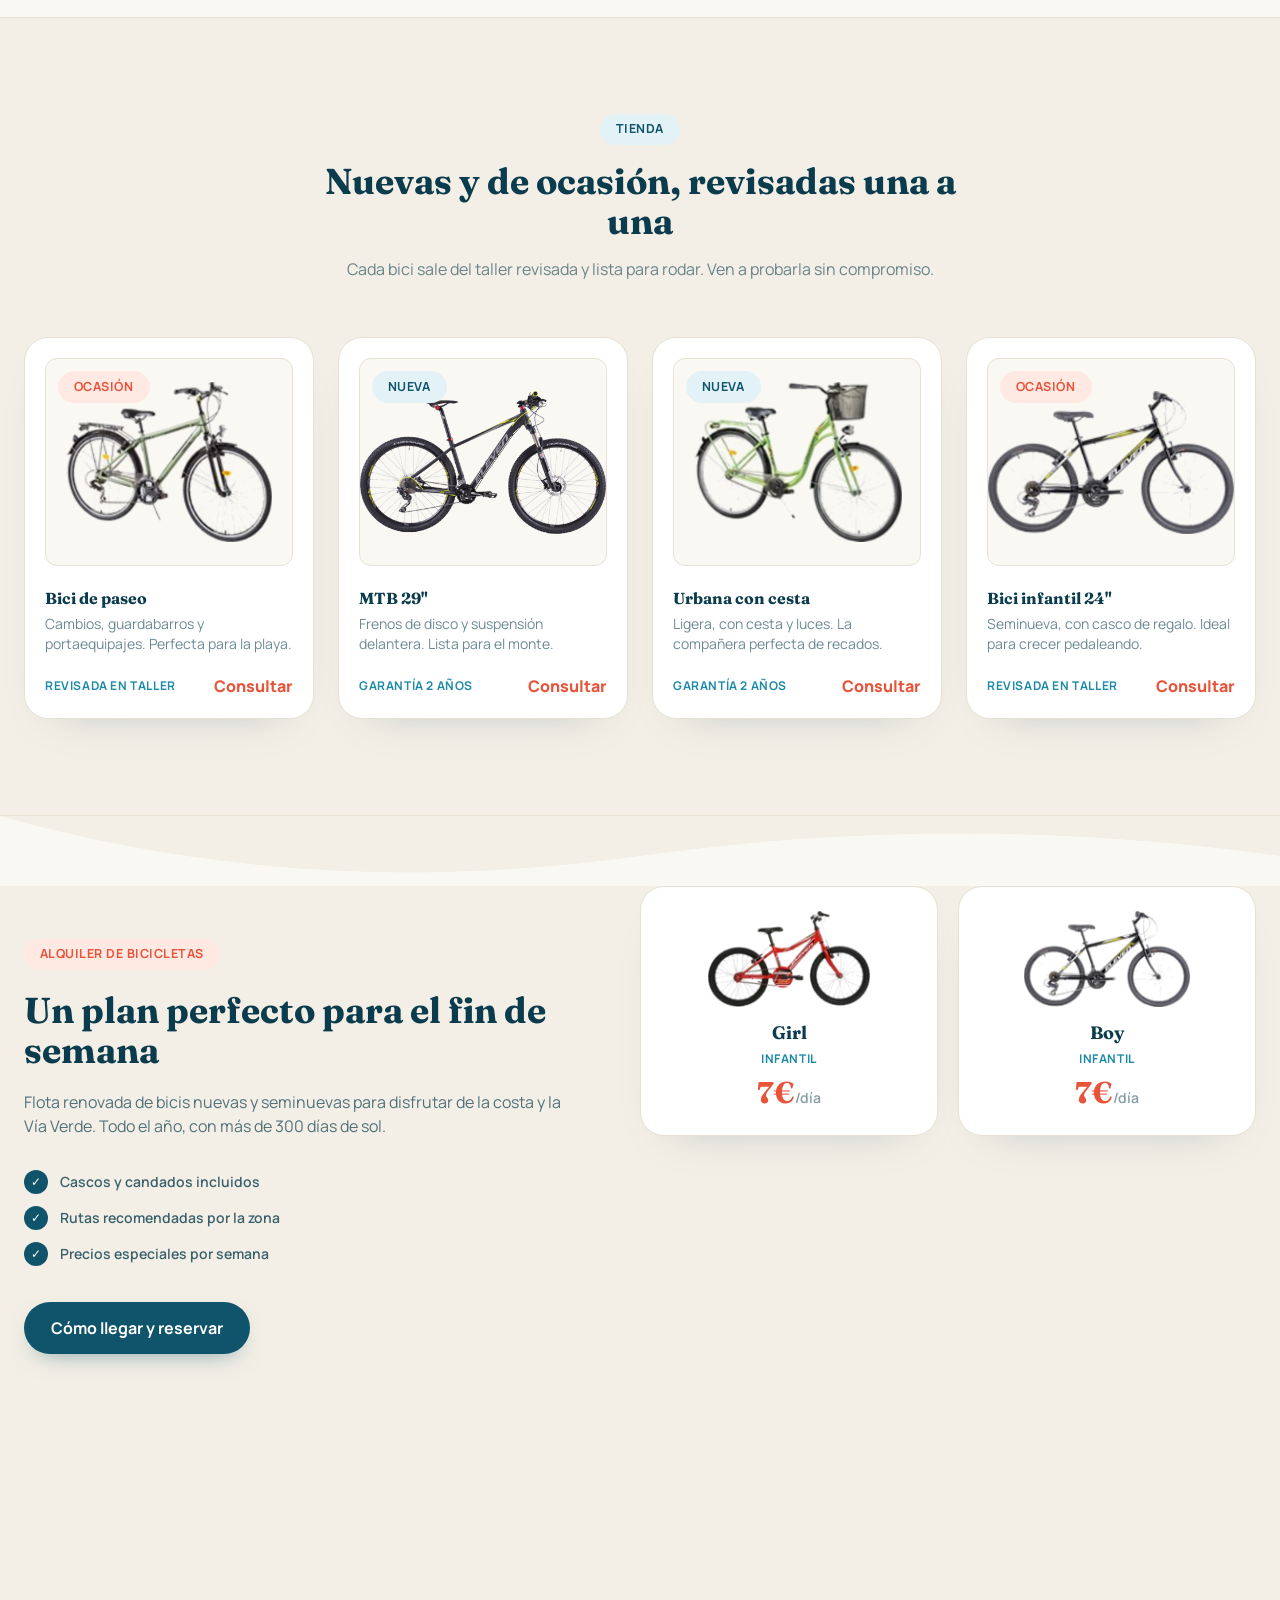
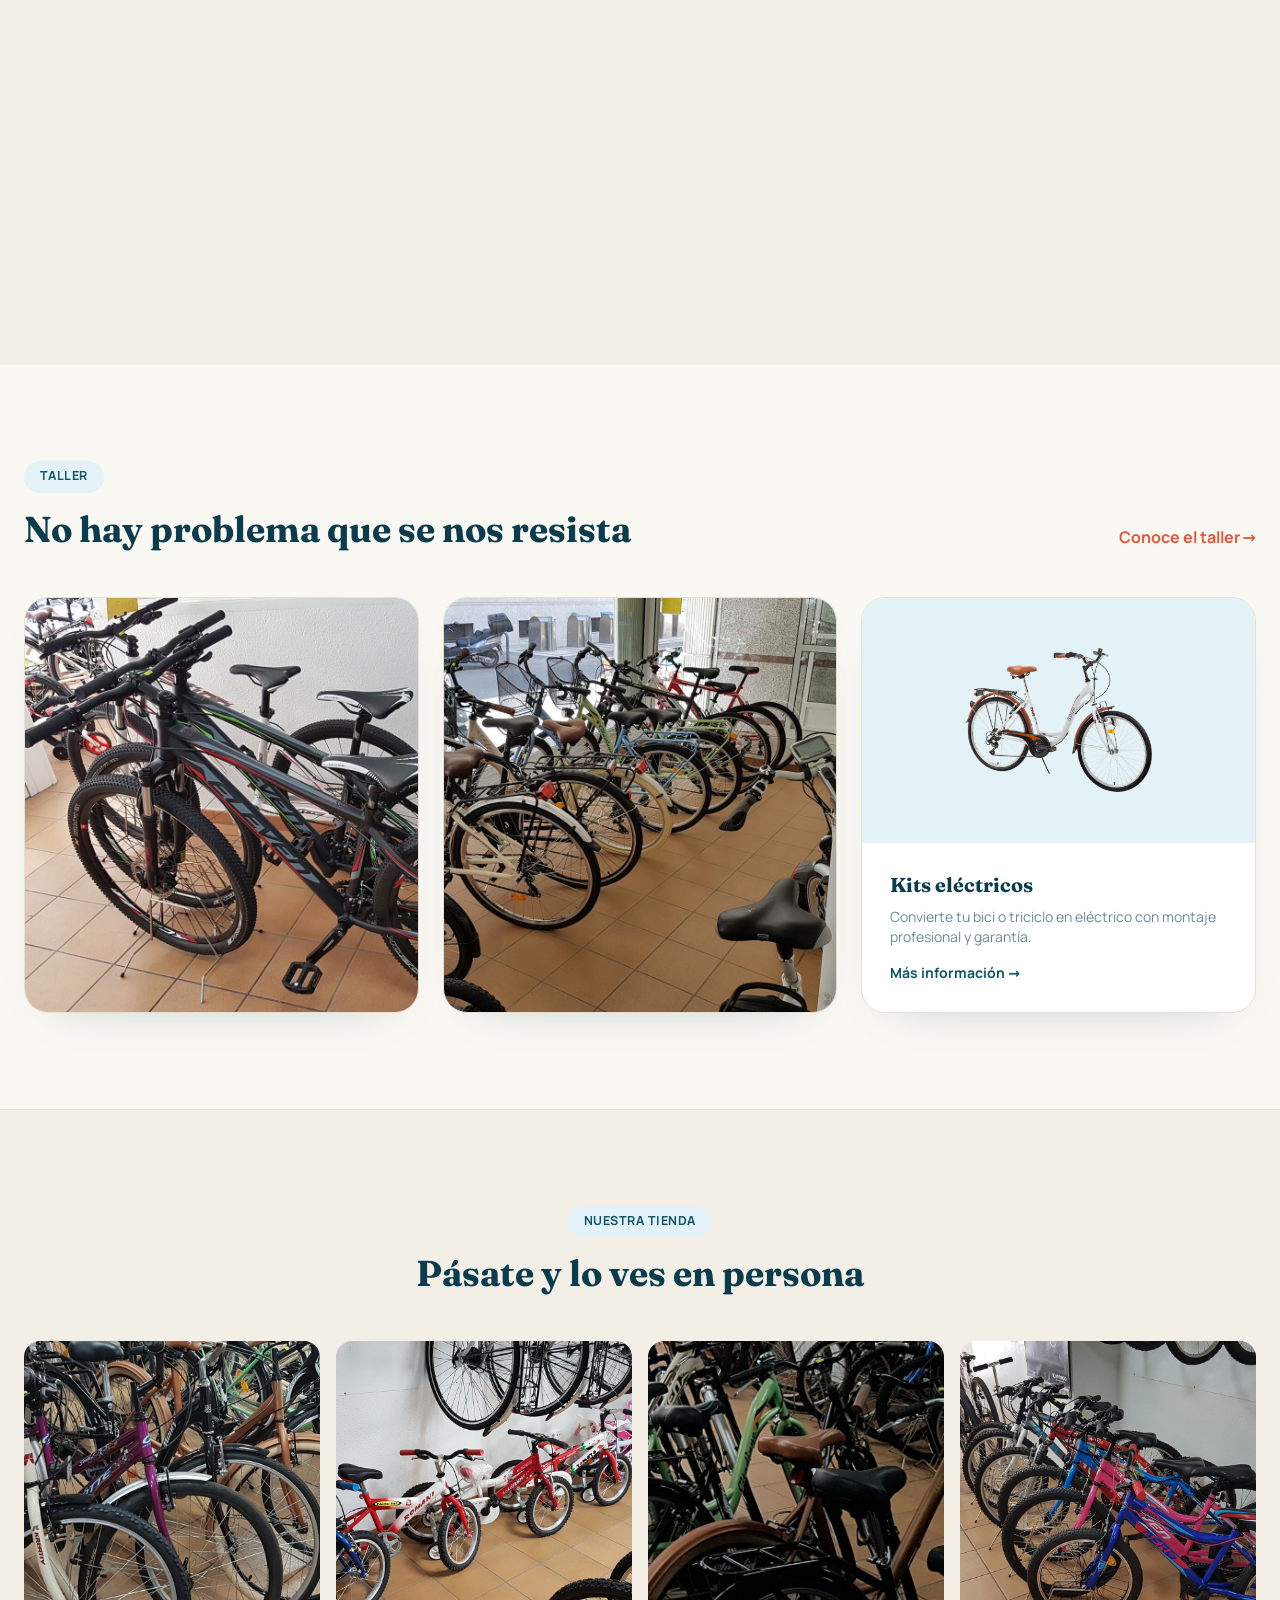
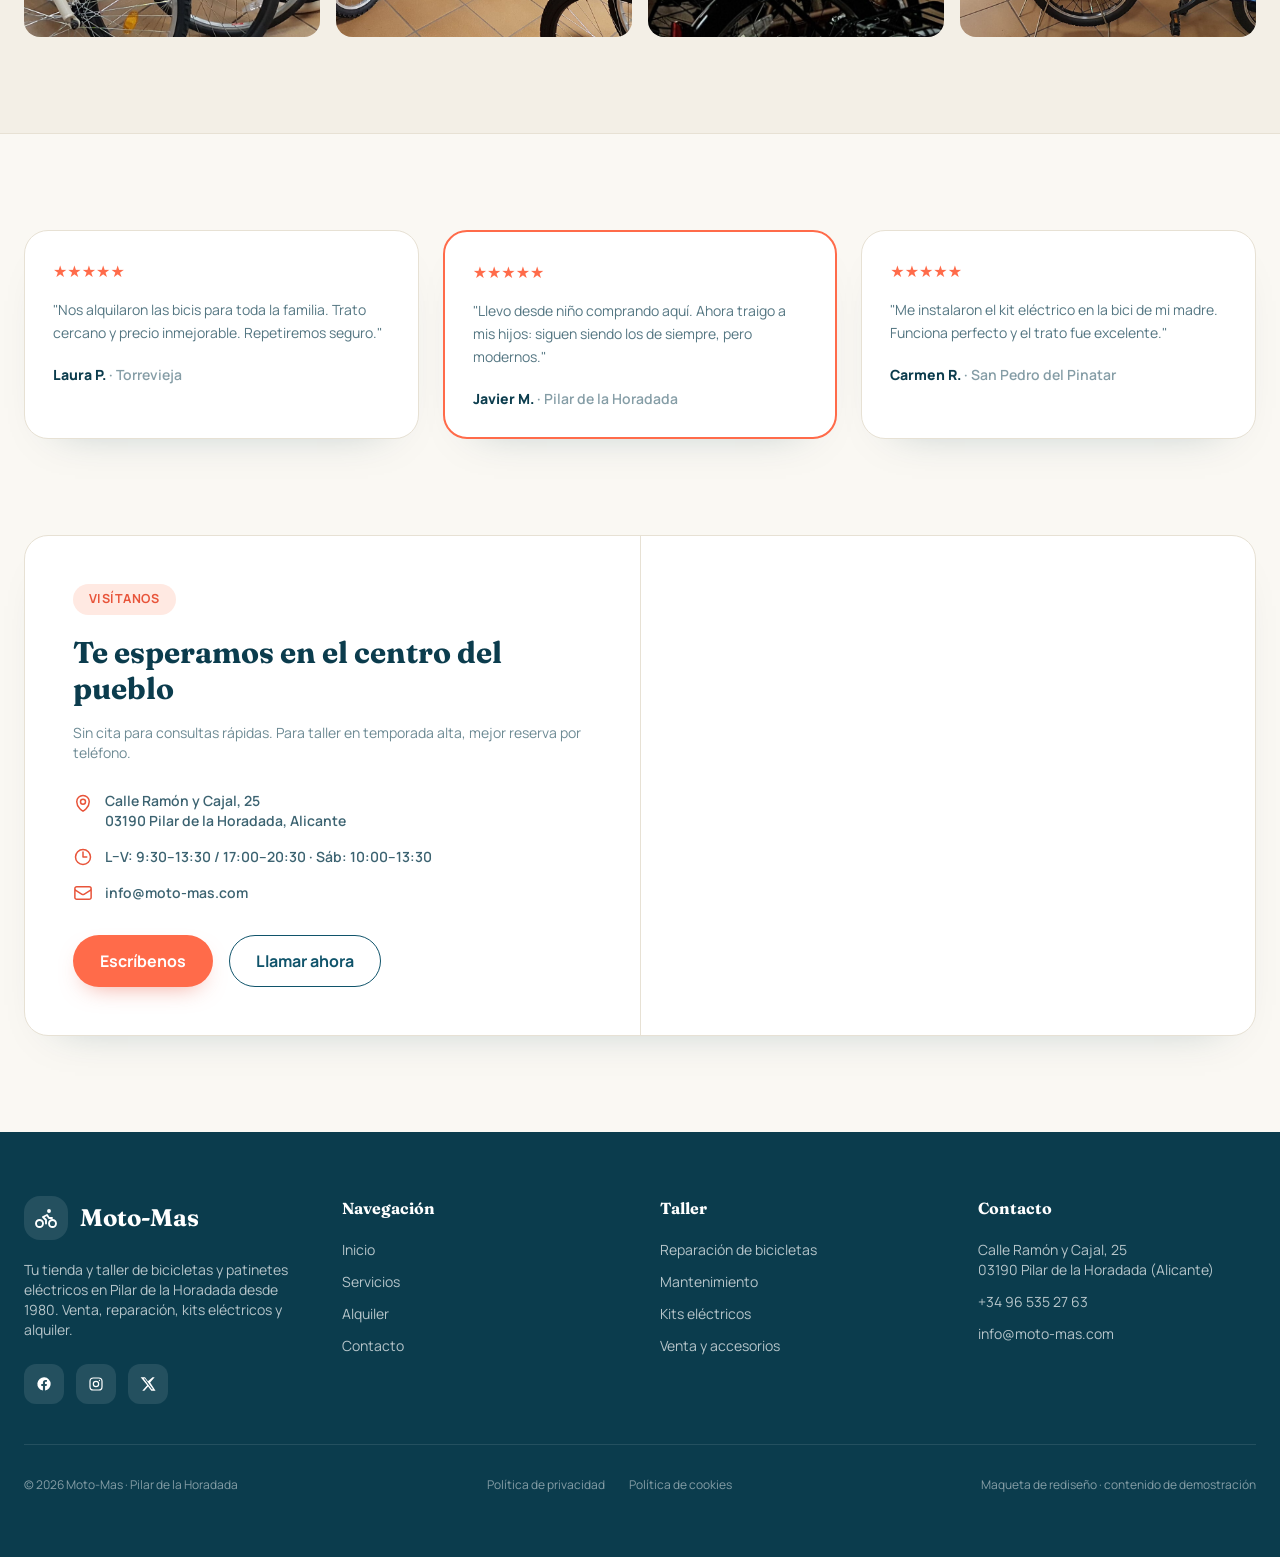
<file: maqueta-2/index.html>
<!DOCTYPE html>
<html lang="es">
<head>
  <meta charset="UTF-8">
  <meta name="viewport" content="width=device-width, initial-scale=1.0">
  <title>Moto-Mas · Bicicletas y patinetes en Pilar de la Horadada — Tienda, taller y alquiler</title>
  <meta name="description" content="Tienda, taller y alquiler de bicicletas y patinetes eléctricos en Pilar de la Horadada. Desde 1980. Alquiler desde 7€/día.">
  <script src="../assets/vendor/tailwind.js"></script>
  <script>
    tailwind.config = {
      theme: {
        extend: {
          colors: {
            sea: { 900: '#0b3c4d', 800: '#10546b', 700: '#15708c', 600: '#1d8aa8', 100: '#e3f2f6' },
            coral: { 600: '#e8543a', 500: '#ff6b4a', 100: '#ffe9e2' },
            sand: { 50: '#faf8f3', 100: '#f3efe6' }
          },
          fontFamily: {
            sans: ['Manrope', 'sans-serif'],
            serif: ['Fraunces', 'Georgia', 'serif']
          }
        }
      }
    }
  </script>
  <link rel="stylesheet" href="css/estilos.css">
</head>
<body>

  <!-- ============ TOPBAR ============ -->
  <div class="bg-sea-900 text-sea-100 text-xs">
    <div class="max-w-7xl mx-auto px-4 sm:px-6 py-2.5 flex items-center justify-between gap-4">
      <p class="flex items-center gap-2">
        <svg viewBox="0 0 24 24" fill="none" stroke="currentColor" stroke-width="1.8" class="w-3.5 h-3.5"><path stroke-linecap="round" stroke-linejoin="round" d="M15 10.5a3 3 0 1 1-6 0 3 3 0 0 1 6 0z"/><path stroke-linecap="round" stroke-linejoin="round" d="M19.5 10.5c0 7.142-7.5 11.25-7.5 11.25S4.5 17.642 4.5 10.5a7.5 7.5 0 1 1 15 0z"/></svg>
        Calle Ramón y Cajal 25 · Pilar de la Horadada
      </p>
      <div class="hidden sm:flex items-center gap-5">
        <p class="flex items-center gap-2">
          <svg viewBox="0 0 24 24" fill="none" stroke="currentColor" stroke-width="1.8" class="w-3.5 h-3.5"><path stroke-linecap="round" stroke-linejoin="round" d="M12 6v6h4.5m4.5 0a9 9 0 1 1-18 0 9 9 0 0 1 18 0z"/></svg>
          L–V 9:30–13:30 / 17:00–20:30
        </p>
        <a href="tel:+34965352763" class="font-bold hover:text-white transition">+34 96 535 27 63</a>
      </div>
    </div>
  </div>

  <!-- ============ HEADER ============ -->
  <header class="header-solid sticky top-0 z-50">
    <div class="max-w-7xl mx-auto px-4 sm:px-6">
      <div class="h-[76px] flex items-center justify-between gap-4">
        <a href="index.html" class="flex items-center gap-3 shrink-0">
          <span class="grid place-items-center w-11 h-11 rounded-2xl bg-sea text-white">
            <svg viewBox="0 0 24 24" fill="none" stroke="currentColor" stroke-width="1.9" class="w-6 h-6"><circle cx="5.5" cy="17.5" r="3.5"/><circle cx="18.5" cy="17.5" r="3.5"/><path stroke-linecap="round" stroke-linejoin="round" d="M15 6a1 1 0 1 0 0-2 1 1 0 0 0 0 2zm-3 11.5V14l-3-3 4-2 2 3h3"/></svg>
          </span>
          <span class="leading-none">
            <span class="block font-serif font-bold text-2xl tracking-tight text-sea-900">Moto-Mas</span>
            <span class="block text-[10px] uppercase tracking-[0.22em] text-sea-600 font-bold mt-1">Bicis · Patinetes · Taller</span>
          </span>
        </a>

        <nav class="hidden lg:flex items-center gap-8 text-sm font-bold text-sea-900/80">
          <a href="index.html" class="text-coral-600">Inicio</a>
          <a href="servicios.html" class="hover:text-coral-600 transition">Servicios</a>
          <a href="#alquiler" class="hover:text-coral-600 transition">Alquiler</a>
          <a href="#tienda" class="hover:text-coral-600 transition">Tienda</a>
          <a href="contacto.html" class="hover:text-coral-600 transition">Contacto</a>
        </nav>

        <div class="hidden lg:flex items-center gap-3">
          <a href="#alquiler" class="btn-coral text-sm">Reservar bici</a>
        </div>

        <button id="menuBtn" class="lg:hidden grid place-items-center w-11 h-11 rounded-xl border border-line text-sea-900" aria-label="Abrir menú">
          <svg id="iconOpen" viewBox="0 0 24 24" fill="none" stroke="currentColor" stroke-width="2" class="w-6 h-6"><path stroke-linecap="round" d="M4 7h16M4 12h16M4 17h16"/></svg>
          <svg id="iconClose" viewBox="0 0 24 24" fill="none" stroke="currentColor" stroke-width="2" class="w-6 h-6 hidden"><path stroke-linecap="round" d="M6 6l12 12M18 6L6 18"/></svg>
        </button>
      </div>
    </div>

    <div id="mobileMenu" class="hidden lg:hidden border-t border-line bg-sand-50">
      <nav class="max-w-7xl mx-auto px-4 py-4 flex flex-col gap-1 text-sea-900">
        <a href="index.html" class="px-3 py-3 rounded-lg bg-sea-100 font-bold text-sea-800">Inicio</a>
        <a href="servicios.html" class="px-3 py-3 rounded-lg hover:bg-sea-100">Servicios</a>
        <a href="#alquiler" class="px-3 py-3 rounded-lg hover:bg-sea-100">Alquiler</a>
        <a href="#tienda" class="px-3 py-3 rounded-lg hover:bg-sea-100">Tienda</a>
        <a href="contacto.html" class="px-3 py-3 rounded-lg hover:bg-sea-100">Contacto</a>
        <div class="h-px bg-[#e7e1d4] my-2"></div>
        <a href="tel:+34965352763" class="px-3 py-3 rounded-lg hover:bg-sea-100 font-bold">Llamar · 96 535 27 63</a>
        <a href="#alquiler" class="btn-coral justify-center mt-2">Reservar bici</a>
      </nav>
    </div>
  </header>

  <main>

    <!-- ============ HERO ============ -->
    <section class="relative overflow-hidden">
      <div class="absolute inset-0 bg-gradient-to-b from-sand-50 via-sand-50 to-sea-100/60"></div>
      <div class="relative max-w-7xl mx-auto px-4 sm:px-6 pt-14 pb-20 lg:pt-20 lg:pb-28">
        <div class="grid lg:grid-cols-2 gap-14 items-center">
          <div>
            <span class="badge badge-coral mb-6">
              <svg viewBox="0 0 24 24" fill="currentColor" class="w-3.5 h-3.5"><path d="M12 2l2.4 7.2H22l-5.9 4.3 2.2 7-6.3-4.5L5.7 20.5l2.2-7L2 9.2h7.6L12 2z"/></svg>
              En Pilar de la Horadada desde 1980
            </span>
            <h1 class="font-serif text-4xl sm:text-5xl lg:text-[3.4rem] font-bold leading-[1.08] text-sea-900">
              Bicis y patinetes,<br>
              <span class="text-coral-600 italic">con el taller de siempre</span>
            </h1>
            <p class="mt-6 text-lg text-sea-900/70 max-w-lg">
              Venta, reparación y alquiler para toda la familia. Tres generaciones
              nos avalan y seguimos pedaleando contigo, ahora también en eléctrico.
            </p>
            <div class="mt-9 flex flex-wrap gap-4">
              <a href="#tienda" class="btn-primary">
                Ver la tienda
                <svg viewBox="0 0 24 24" fill="none" stroke="currentColor" stroke-width="2.2" class="w-4 h-4"><path stroke-linecap="round" stroke-linejoin="round" d="M13.5 4.5 21 12l-7.5 7.5M21 12H3"/></svg>
              </a>
              <a href="#alquiler" class="btn-outline">Alquilar desde 7€/día</a>
            </div>

            <div class="mt-10 flex items-center gap-6">
              <div class="flex -space-x-3">
                <span class="grid place-items-center w-10 h-10 rounded-full bg-sea-800 text-white text-xs font-bold ring-4 ring-sand-50">MG</span>
                <span class="grid place-items-center w-10 h-10 rounded-full bg-coral-500 text-white text-xs font-bold ring-4 ring-sand-50">FR</span>
                <span class="grid place-items-center w-10 h-10 rounded-full bg-sea-600 text-white text-xs font-bold ring-4 ring-sand-50">AM</span>
              </div>
              <div>
                <p class="text-sm font-bold text-sea-900">4,9 / 5 en valoraciones</p>
                <p class="text-xs text-sea-900/60">Clientes de Pilar, Torrevieja y San Pedro</p>
              </div>
            </div>
          </div>

          <div class="relative">
            <div class="relative rounded-[2rem] overflow-hidden border border-line shadow-2xl shadow-sea-900/10">
              <img src="../assets/img/tienda-interior.jpg" alt="Interior de la tienda Moto-Mas" class="img-cover aspect-[4/3]">
            </div>
            <div class="absolute -left-4 sm:-left-8 -bottom-10 w-44 sm:w-56 rounded-2xl overflow-hidden border-4 border-sand-50 shadow-xl hidden sm:block">
              <img src="../assets/img/mtb-taller.jpg" alt="Bicicletas de montaña en el taller" class="img-cover aspect-square">
            </div>
            <div class="absolute -top-5 right-4 card-soft px-5 py-4 flex items-center gap-3 animate-floaty">
              <span class="grid place-items-center w-10 h-10 rounded-xl bg-coral-100 text-coral-600">
                <svg viewBox="0 0 24 24" fill="none" stroke="currentColor" stroke-width="1.8" class="w-5 h-5"><path stroke-linecap="round" stroke-linejoin="round" d="M12 6v6h4.5m4.5 0a9 9 0 1 1-18 0 9 9 0 0 1 18 0z"/></svg>
              </span>
              <div>
                <p class="text-sm font-extrabold text-sea-900">Taller abierto</p>
                <p class="text-xs text-sea-900/60">Hoy hasta las 20:30</p>
              </div>
            </div>
          </div>
        </div>
      </div>
    </section>

    <!-- ============ FEATURES ============ -->
    <section class="bg-sea-800 text-white">
      <div class="max-w-7xl mx-auto px-4 sm:px-6 py-10 grid sm:grid-cols-2 lg:grid-cols-4 gap-8">
        <div class="flex items-center gap-4">
          <span class="grid place-items-center w-12 h-12 rounded-2xl bg-white/10 shrink-0">
            <svg viewBox="0 0 24 24" fill="none" stroke="currentColor" stroke-width="1.8" class="w-6 h-6"><path stroke-linecap="round" stroke-linejoin="round" d="M9 12.75 11.25 15 15 9.75M21 12a9 9 0 1 1-18 0 9 9 0 0 1 18 0z"/></svg>
          </span>
          <div>
            <p class="font-extrabold">Taller propio</p>
            <p class="text-sm text-white/70">Multimarca, con garantía</p>
          </div>
        </div>
        <div class="flex items-center gap-4">
          <span class="grid place-items-center w-12 h-12 rounded-2xl bg-white/10 shrink-0">
            <svg viewBox="0 0 24 24" fill="currentColor" class="w-6 h-6"><path d="M13 2 4.5 13.5H11L9.5 22 19 10h-6.5L13 2z"/></svg>
          </span>
          <div>
            <p class="font-extrabold">Kits eléctricos</p>
            <p class="text-sm text-white/70">Electrifica tu bici</p>
          </div>
        </div>
        <div class="flex items-center gap-4">
          <span class="grid place-items-center w-12 h-12 rounded-2xl bg-white/10 shrink-0">
            <svg viewBox="0 0 24 24" fill="none" stroke="currentColor" stroke-width="1.8" class="w-6 h-6"><path stroke-linecap="round" stroke-linejoin="round" d="M18 18.72a9.094 9.094 0 0 0 3.741-.479 3 3 0 0 0-4.682-2.72m.94 3.198.001.031c0 .225-.012.447-.037.666A11.944 11.944 0 0 1 12 21c-2.17 0-4.207-.576-5.963-1.584A6.062 6.062 0 0 1 6 18.719m12 0a5.971 5.971 0 0 0-.941-3.197m0 0A5.995 5.995 0 0 0 12 12.75a5.995 5.995 0 0 0-5.058 2.772m0 0a3 3 0 0 0-4.681 2.72 8.986 8.986 0 0 0 3.74.477m.94-3.197a5.971 5.971 0 0 0-.94 3.197M15 6.75a3 3 0 1 1-6 0 3 3 0 0 1 6 0zm6 3a2.25 2.25 0 1 1-4.5 0 2.25 2.25 0 0 1 4.5 0zm-13.5 0a2.25 2.25 0 1 1-4.5 0 2.25 2.25 0 0 1 4.5 0z"/></svg>
          </span>
          <div>
            <p class="font-extrabold">Para toda la familia</p>
            <p class="text-sm text-white/70">Adultos y niños</p>
          </div>
        </div>
        <div class="flex items-center gap-4">
          <span class="grid place-items-center w-12 h-12 rounded-2xl bg-white/10 shrink-0">
            <svg viewBox="0 0 24 24" fill="none" stroke="currentColor" stroke-width="1.8" class="w-6 h-6"><path stroke-linecap="round" stroke-linejoin="round" d="M2.25 8.25h19.5M2.25 9h19.5m-16.5 5.25h6m-6 2.25h3m-3.75 3h15a2.25 2.25 0 0 0 2.25-2.25V6.75A2.25 2.25 0 0 0 19.5 4.5h-15a2.25 2.25 0 0 0-2.25 2.25v10.5A2.25 2.25 0 0 0 4.5 19.5z"/></svg>
          </span>
          <div>
            <p class="font-extrabold">Alquiler sencillo</p>
            <p class="text-sm text-white/70">Reserva y recoge</p>
          </div>
        </div>
      </div>
    </section>

    <!-- ============ CATEGORÍAS ============ -->
    <section class="py-20 lg:py-24">
      <div class="max-w-7xl mx-auto px-4 sm:px-6">
        <div class="flex flex-wrap items-end justify-between gap-6 mb-12 reveal">
          <div>
            <span class="badge badge-sea mb-4">Nuestras especialidades</span>
            <h2 class="font-serif text-3xl sm:text-4xl font-bold text-sea-900">¿Qué estás buscando?</h2>
          </div>
          <a href="servicios.html" class="font-bold text-coral-600 hover:underline underline-offset-4">Ver todos los servicios →</a>
        </div>

        <div class="grid sm:grid-cols-2 lg:grid-cols-4 gap-6">
          <a href="#tienda" class="card-soft overflow-hidden reveal group">
            <div class="overflow-hidden">
              <img src="../assets/img/bicis-infantiles.jpg" alt="Bicicletas infantiles" class="img-cover aspect-[4/3] group-hover:scale-105 transition duration-500">
            </div>
            <div class="p-6">
              <h3 class="font-serif font-bold text-xl text-sea-900">Bicis infantiles</h3>
              <p class="text-sm text-sea-900/60 mt-2">Primeras bicis seguras y divertidas, con ruedines si los necesitan.</p>
            </div>
          </a>
          <a href="#tienda" class="card-soft overflow-hidden reveal group">
            <div class="overflow-hidden">
              <img src="../assets/img/bici-city.png" alt="Bicicletas urbanas" class="img-cover aspect-[4/3] object-contain bg-white p-4 group-hover:scale-105 transition duration-500">
            </div>
            <div class="p-6">
              <h3 class="font-serif font-bold text-xl text-sea-900">Urbanas y paseo</h3>
              <p class="text-sm text-sea-900/60 mt-2">Cómodas y prácticas para el día a día y los paseos por la costa.</p>
            </div>
          </a>
          <a href="#tienda" class="card-soft overflow-hidden reveal group">
            <div class="overflow-hidden">
              <img src="../assets/img/mtb-taller.jpg" alt="Bicicletas de montaña" class="img-cover aspect-[4/3] group-hover:scale-105 transition duration-500">
            </div>
            <div class="p-6">
              <h3 class="font-serif font-bold text-xl text-sea-900">MTB y deportivas</h3>
              <p class="text-sm text-sea-900/60 mt-2">Para rutas de monte, con componentes y accesorios a tu medida.</p>
            </div>
          </a>
          <a href="#tienda" class="card-soft overflow-hidden reveal group">
            <div class="grid place-items-center bg-sea-100 aspect-[4/3]">
              <svg viewBox="0 0 200 200" fill="none" stroke="currentColor" stroke-width="10" stroke-linecap="round" stroke-linejoin="round" class="w-28 h-28 text-sea-800 group-hover:scale-110 transition duration-500"><circle cx="48" cy="152" r="26"/><circle cx="154" cy="152" r="26"/><path d="M74 152h44"/><path d="M118 152 140 50"/><path d="M122 50h48"/></svg>
            </div>
            <div class="p-6">
              <h3 class="font-serif font-bold text-xl text-sea-900">Patinetes eléctricos</h3>
              <p class="text-sm text-sea-900/60 mt-2">Venta, recambios y reparación de todas las marcas.</p>
            </div>
          </a>
        </div>
      </div>
    </section>

    <!-- ============ TIENDA ============ -->
    <section id="tienda" class="bg-sand-100 border-y border-line py-20 lg:py-24">
      <div class="max-w-7xl mx-auto px-4 sm:px-6">
        <div class="text-center max-w-2xl mx-auto mb-14 reveal">
          <span class="badge badge-sea mb-4">Tienda</span>
          <h2 class="font-serif text-3xl sm:text-4xl font-bold text-sea-900">Nuevas y de ocasión, revisadas una a una</h2>
          <p class="mt-4 text-sea-900/60">Cada bici sale del taller revisada y lista para rodar. Ven a probarla sin compromiso.</p>
        </div>

        <div class="grid sm:grid-cols-2 lg:grid-cols-4 gap-6">
          <article class="card-soft p-5 reveal flex flex-col">
            <div class="relative rounded-xl bg-sand-50 border border-line h-52 grid place-items-center overflow-hidden">
              <span class="absolute top-3 left-3 badge badge-coral">Ocasión</span>
              <img src="../assets/img/bici-man.png" alt="Bicicleta urbana de paseo" class="h-40 object-contain group-hover:scale-105 transition duration-500">
            </div>
            <h3 class="font-bold text-sea-900 mt-5">Bici de paseo</h3>
            <p class="text-sm text-sea-900/60 mt-1 grow">Cambios, guardabarros y portaequipajes. Perfecta para la playa.</p>
            <div class="flex items-center justify-between mt-5">
              <span class="text-xs font-bold uppercase tracking-wider text-sea-600">Revisada en taller</span>
              <a href="contacto.html" class="font-extrabold text-coral-600 hover:underline underline-offset-4">Consultar</a>
            </div>
          </article>

          <article class="card-soft p-5 reveal flex flex-col">
            <div class="relative rounded-xl bg-sand-50 border border-line h-52 grid place-items-center overflow-hidden">
              <span class="absolute top-3 left-3 badge badge-sea">Nueva</span>
              <img src="../assets/img/bici-mtb.png" alt="Bicicleta MTB" class="h-40 object-contain group-hover:scale-105 transition duration-500">
            </div>
            <h3 class="font-bold text-sea-900 mt-5">MTB 29"</h3>
            <p class="text-sm text-sea-900/60 mt-1 grow">Frenos de disco y suspensión delantera. Lista para el monte.</p>
            <div class="flex items-center justify-between mt-5">
              <span class="text-xs font-bold uppercase tracking-wider text-sea-600">Garantía 2 años</span>
              <a href="contacto.html" class="font-extrabold text-coral-600 hover:underline underline-offset-4">Consultar</a>
            </div>
          </article>

          <article class="card-soft p-5 reveal flex flex-col">
            <div class="relative rounded-xl bg-sand-50 border border-line h-52 grid place-items-center overflow-hidden">
              <span class="absolute top-3 left-3 badge badge-sea">Nueva</span>
              <img src="../assets/img/bici-woman.png" alt="Bicicleta urbana con cesta" class="h-40 object-contain group-hover:scale-105 transition duration-500">
            </div>
            <h3 class="font-bold text-sea-900 mt-5">Urbana con cesta</h3>
            <p class="text-sm text-sea-900/60 mt-1 grow">Ligera, con cesta y luces. La compañera perfecta de recados.</p>
            <div class="flex items-center justify-between mt-5">
              <span class="text-xs font-bold uppercase tracking-wider text-sea-600">Garantía 2 años</span>
              <a href="contacto.html" class="font-extrabold text-coral-600 hover:underline underline-offset-4">Consultar</a>
            </div>
          </article>

          <article class="card-soft p-5 reveal flex flex-col">
            <div class="relative rounded-xl bg-sand-50 border border-line h-52 grid place-items-center overflow-hidden">
              <span class="absolute top-3 left-3 badge badge-coral">Ocasión</span>
              <img src="../assets/img/bici-boy.png" alt="Bicicleta infantil" class="h-40 object-contain group-hover:scale-105 transition duration-500">
            </div>
            <h3 class="font-bold text-sea-900 mt-5">Bici infantil 24"</h3>
            <p class="text-sm text-sea-900/60 mt-1 grow">Seminueva, con casco de regalo. Ideal para crecer pedaleando.</p>
            <div class="flex items-center justify-between mt-5">
              <span class="text-xs font-bold uppercase tracking-wider text-sea-600">Revisada en taller</span>
              <a href="contacto.html" class="font-extrabold text-coral-600 hover:underline underline-offset-4">Consultar</a>
            </div>
          </article>
        </div>
      </div>
    </section>

    <!-- ============ ALQUILER ============ -->
    <section id="alquiler" class="relative overflow-hidden">
      <svg class="wave-top text-sand-100" viewBox="0 0 1440 70" preserveAspectRatio="none" aria-hidden="true">
        <path fill="currentColor" d="M0,0 C240,60 480,70 720,40 C960,10 1200,10 1440,40 L1440,0 Z"></path>
      </svg>
      <div class="bg-sand-100 pb-20 lg:pb-28">
        <div class="max-w-7xl mx-auto px-4 sm:px-6">
          <div class="grid lg:grid-cols-[1fr_1.1fr] gap-14 items-center">
            <div class="reveal">
              <span class="badge badge-coral mb-5">Alquiler de bicicletas</span>
              <h2 class="font-serif text-3xl sm:text-4xl font-bold text-sea-900 leading-tight">Un plan perfecto para el fin de semana</h2>
              <p class="mt-5 text-sea-900/70">Flota renovada de bicis nuevas y seminuevas para disfrutar de la costa y la Vía Verde. Todo el año, con más de 300 días de sol.</p>
              <ul class="mt-8 space-y-3 text-sm font-semibold text-sea-900/80">
                <li class="flex items-center gap-3"><span class="grid place-items-center w-6 h-6 rounded-full bg-sea-800 text-white text-xs">✓</span> Cascos y candados incluidos</li>
                <li class="flex items-center gap-3"><span class="grid place-items-center w-6 h-6 rounded-full bg-sea-800 text-white text-xs">✓</span> Rutas recomendadas por la zona</li>
                <li class="flex items-center gap-3"><span class="grid place-items-center w-6 h-6 rounded-full bg-sea-800 text-white text-xs">✓</span> Precios especiales por semana</li>
              </ul>
              <a href="contacto.html" class="btn-primary mt-9">Cómo llegar y reservar</a>
            </div>

            <div class="grid sm:grid-cols-2 gap-5">
              <div class="card-soft p-6 text-center reveal">
                <img src="../assets/img/bici-girl.png" alt="Bici de alquiler Girl" class="h-24 mx-auto object-contain">
                <h3 class="font-serif font-bold text-lg text-sea-900 mt-3">Girl</h3>
                <p class="text-xs font-bold uppercase tracking-wider text-sea-600 mt-1">Infantil</p>
                <p class="font-serif text-3xl font-bold text-coral-600 mt-2">7€<span class="text-sm text-sea-900/50 font-sans font-semibold">/día</span></p>
              </div>
              <div class="card-soft p-6 text-center reveal">
                <img src="../assets/img/bici-boy.png" alt="Bici de alquiler Boy" class="h-24 mx-auto object-contain">
                <h3 class="font-serif font-bold text-lg text-sea-900 mt-3">Boy</h3>
                <p class="text-xs font-bold uppercase tracking-wider text-sea-600 mt-1">Infantil</p>
                <p class="font-serif text-3xl font-bold text-coral-600 mt-2">7€<span class="text-sm text-sea-900/50 font-sans font-semibold">/día</span></p>
              </div>
              <div class="card-soft p-6 text-center reveal">
                <img src="../assets/img/bici-woman.png" alt="Bici de alquiler Woman" class="h-24 mx-auto object-contain">
                <h3 class="font-serif font-bold text-lg text-sea-900 mt-3">Woman</h3>
                <p class="text-xs font-bold uppercase tracking-wider text-sea-600 mt-1">Adulto</p>
                <p class="font-serif text-3xl font-bold text-coral-600 mt-2">8€<span class="text-sm text-sea-900/50 font-sans font-semibold">/día</span></p>
              </div>
              <div class="card-soft p-6 text-center reveal">
                <img src="../assets/img/bici-man.png" alt="Bici de alquiler Man" class="h-24 mx-auto object-contain">
                <h3 class="font-serif font-bold text-lg text-sea-900 mt-3">Man</h3>
                <p class="text-xs font-bold uppercase tracking-wider text-sea-600 mt-1">Adulto</p>
                <p class="font-serif text-3xl font-bold text-coral-600 mt-2">8€<span class="text-sm text-sea-900/50 font-sans font-semibold">/día</span></p>
              </div>
            </div>
          </div>

          <!-- Reserva -->
          <div class="card-soft p-7 sm:p-10 mt-14 reveal">
            <div class="grid lg:grid-cols-[1fr_1.2fr] gap-10 items-start">
              <div>
                <h3 class="font-serif text-2xl font-bold text-sea-900">¿Reservamos tu bici?</h3>
                <p class="text-sea-900/60 mt-3 text-sm">Dinos cuándo y cuántas bicis necesitas, y te confirmamos disponibilidad al momento. También puedes llamarnos directamente.</p>
                <a href="tel:+34965352763" class="mt-6 inline-flex items-center gap-2 font-extrabold text-sea-800 hover:text-coral-600 transition">
                  <svg viewBox="0 0 24 24" fill="none" stroke="currentColor" stroke-width="1.8" class="w-5 h-5"><path stroke-linecap="round" stroke-linejoin="round" d="M2.25 6.75c0 8.284 6.716 15 15 15h2.25a2.25 2.25 0 0 0 2.25-2.25v-1.372c0-.516-.351-.966-.852-1.091l-4.423-1.106c-.44-.11-.902.055-1.173.417l-.97 1.293c-.282.376-.769.542-1.21.38a12.035 12.035 0 0 1-7.143-7.143c-.162-.441.004-.928.38-1.21l1.293-.97c.363-.271.527-.734.417-1.173L6.963 3.102a1.125 1.125 0 0 0-1.091-.852H4.5A2.25 2.25 0 0 0 2.25 4.5v2.25z"/></svg>
                  +34 96 535 27 63
                </a>
              </div>
              <form id="formAlquiler" class="grid grid-cols-2 gap-4">
                <input required type="text" placeholder="Nombre" class="field">
                <input required type="tel" placeholder="Teléfono" class="field">
                <input required type="date" class="field text-sea-900/60">
                <select class="field text-sea-900/80">
                  <option>Tipo de bici…</option>
                  <option>Girl · 7€/día</option>
                  <option>Boy · 7€/día</option>
                  <option>Woman · 8€/día</option>
                  <option>Man · 8€/día</option>
                </select>
                <textarea rows="3" placeholder="Comentarios (nº de bicis, días…)" class="field col-span-2"></textarea>
                <button type="submit" class="btn-coral justify-center col-span-2">Solicitar reserva</button>
                <p class="form-ok hidden col-span-2 text-sm font-bold text-sea-800">¡Gracias! Te contactaremos para confirmar tu reserva. (demo de maqueta)</p>
              </form>
            </div>
          </div>
        </div>
      </div>
    </section>

    <!-- ============ SERVICIOS ============ -->
    <section class="py-20 lg:py-24">
      <div class="max-w-7xl mx-auto px-4 sm:px-6">
        <div class="flex flex-wrap items-end justify-between gap-6 mb-12 reveal">
          <div>
            <span class="badge badge-sea mb-4">Taller</span>
            <h2 class="font-serif text-3xl sm:text-4xl font-bold text-sea-900">No hay problema que se nos resista</h2>
          </div>
          <a href="servicios.html" class="font-bold text-coral-600 hover:underline underline-offset-4">Conoce el taller →</a>
        </div>

        <div class="grid md:grid-cols-3 gap-6">
          <div class="card-soft overflow-hidden reveal">
            <img src="../assets/img/mtb-taller.jpg" alt="Reparación de bicicletas" class="img-cover aspect-[16/10]">
            <div class="p-7">
              <h3 class="font-serif font-bold text-xl text-sea-900">Reparación y mantenimiento</h3>
              <p class="text-sm text-sea-900/60 mt-2">Frenos, ruedas, transmisión y puesta a punto con presupuesto claro y sin sorpresas.</p>
              <a href="servicios.html#reparacion" class="inline-block mt-4 font-bold text-sea-800 hover:text-coral-600 transition text-sm">Más información →</a>
            </div>
          </div>
          <div class="card-soft overflow-hidden reveal">
            <img src="../assets/img/taller-bicis.jpg" alt="Venta de bicicletas" class="img-cover aspect-[16/10]">
            <div class="p-7">
              <h3 class="font-serif font-bold text-xl text-sea-900">Venta y accesorios</h3>
              <p class="text-sm text-sea-900/60 mt-2">Bicis nuevas y de ocasión, cascos, luces y todo lo que necesitas para rodar seguro.</p>
              <a href="servicios.html#tienda" class="inline-block mt-4 font-bold text-sea-800 hover:text-coral-600 transition text-sm">Más información →</a>
            </div>
          </div>
          <div class="card-soft overflow-hidden reveal">
            <div class="bg-sea-100 grid place-items-center aspect-[16/10]">
              <img src="../assets/img/bici-city.png" alt="Kit eléctrico para bicicleta" class="max-h-36 object-contain animate-floaty">
            </div>
            <div class="p-7">
              <h3 class="font-serif font-bold text-xl text-sea-900">Kits eléctricos</h3>
              <p class="text-sm text-sea-900/60 mt-2">Convierte tu bici o triciclo en eléctrico con montaje profesional y garantía.</p>
              <a href="servicios.html#kits" class="inline-block mt-4 font-bold text-sea-800 hover:text-coral-600 transition text-sm">Más información →</a>
            </div>
          </div>
        </div>
      </div>
    </section>

    <!-- ============ GALERÍA ============ -->
    <section class="bg-sand-100 border-y border-line py-20 lg:py-24">
      <div class="max-w-7xl mx-auto px-4 sm:px-6">
        <div class="text-center max-w-2xl mx-auto mb-12 reveal">
          <span class="badge badge-sea mb-4">Nuestra tienda</span>
          <h2 class="font-serif text-3xl sm:text-4xl font-bold text-sea-900">Pásate y lo ves en persona</h2>
        </div>
        <div class="grid grid-cols-2 lg:grid-cols-4 gap-4">
          <img src="../assets/img/exposicion-bicis.jpg" alt="Exposición de bicicletas" class="img-cover aspect-square rounded-2xl reveal">
          <img src="../assets/img/bicis-infantiles-2.jpg" alt="Bicicletas infantiles colgadas" class="img-cover aspect-square rounded-2xl reveal">
          <img src="../assets/img/tienda-interior.jpg" alt="Interior de la tienda" class="img-cover aspect-square rounded-2xl reveal">
          <img src="../assets/img/bicis-infantiles.jpg" alt="Zona infantil de la tienda" class="img-cover aspect-square rounded-2xl reveal">
        </div>
      </div>
    </section>

    <!-- ============ TESTIMONIOS ============ -->
    <section class="py-20 lg:py-24">
      <div class="max-w-7xl mx-auto px-4 sm:px-6">
        <div class="grid md:grid-cols-3 gap-6">
          <div class="card-soft p-7 reveal">
            <div class="flex gap-1 text-coral-500 mb-4">★★★★★</div>
            <p class="text-sea-900/70 text-sm leading-relaxed">"Nos alquilaron las bicis para toda la familia. Trato cercano y precio inmejorable. Repetiremos seguro."</p>
            <p class="mt-5 text-sm font-extrabold text-sea-900">Laura P. <span class="text-sea-900/50 font-semibold">· Torrevieja</span></p>
          </div>
          <div class="card-soft p-7 reveal border-2 border-coral-500">
            <div class="flex gap-1 text-coral-500 mb-4">★★★★★</div>
            <p class="text-sea-900/70 text-sm leading-relaxed">"Llevo desde niño comprando aquí. Ahora traigo a mis hijos: siguen siendo los de siempre, pero modernos."</p>
            <p class="mt-5 text-sm font-extrabold text-sea-900">Javier M. <span class="text-sea-900/50 font-semibold">· Pilar de la Horadada</span></p>
          </div>
          <div class="card-soft p-7 reveal">
            <div class="flex gap-1 text-coral-500 mb-4">★★★★★</div>
            <p class="text-sea-900/70 text-sm leading-relaxed">"Me instalaron el kit eléctrico en la bici de mi madre. Funciona perfecto y el trato fue excelente."</p>
            <p class="mt-5 text-sm font-extrabold text-sea-900">Carmen R. <span class="text-sea-900/50 font-semibold">· San Pedro del Pinatar</span></p>
          </div>
        </div>
      </div>
    </section>

    <!-- ============ VISÍTANOS ============ -->
    <section class="relative">
      <div class="max-w-7xl mx-auto px-4 sm:px-6 pb-24">
        <div class="card-soft overflow-hidden reveal">
          <div class="grid lg:grid-cols-2">
            <div class="p-9 sm:p-12">
              <span class="badge badge-coral mb-5">Visítanos</span>
              <h2 class="font-serif text-3xl font-bold text-sea-900">Te esperamos en el centro del pueblo</h2>
              <p class="mt-4 text-sea-900/60 text-sm">Sin cita para consultas rápidas. Para taller en temporada alta, mejor reserva por teléfono.</p>
              <div class="mt-7 space-y-4 text-sm font-semibold text-sea-900/80">
                <p class="flex items-start gap-3">
                  <svg viewBox="0 0 24 24" fill="none" stroke="currentColor" stroke-width="1.8" class="w-5 h-5 text-coral-600 shrink-0 mt-0.5"><path stroke-linecap="round" stroke-linejoin="round" d="M15 10.5a3 3 0 1 1-6 0 3 3 0 0 1 6 0z"/><path stroke-linecap="round" stroke-linejoin="round" d="M19.5 10.5c0 7.142-7.5 11.25-7.5 11.25S4.5 17.642 4.5 10.5a7.5 7.5 0 1 1 15 0z"/></svg>
                  Calle Ramón y Cajal, 25<br>03190 Pilar de la Horadada, Alicante
                </p>
                <p class="flex items-center gap-3">
                  <svg viewBox="0 0 24 24" fill="none" stroke="currentColor" stroke-width="1.8" class="w-5 h-5 text-coral-600 shrink-0"><path stroke-linecap="round" stroke-linejoin="round" d="M12 6v6h4.5m4.5 0a9 9 0 1 1-18 0 9 9 0 0 1 18 0z"/></svg>
                  L–V: 9:30–13:30 / 17:00–20:30 · Sáb: 10:00–13:30
                </p>
                <p class="flex items-center gap-3">
                  <svg viewBox="0 0 24 24" fill="none" stroke="currentColor" stroke-width="1.8" class="w-5 h-5 text-coral-600 shrink-0"><path stroke-linecap="round" stroke-linejoin="round" d="M21.75 6.75v10.5a2.25 2.25 0 0 1-2.25 2.25h-15a2.25 2.25 0 0 1-2.25-2.25V6.75m19.5 0A2.25 2.25 0 0 0 19.5 4.5h-15a2.25 2.25 0 0 0-2.25 2.25m19.5 0v.243a2.25 2.25 0 0 1-1.07 1.916l-7.5 4.615a2.25 2.25 0 0 1-2.36 0L3.32 8.91a2.25 2.25 0 0 1-1.07-1.916V6.75"/></svg>
                  info@moto-mas.com
                </p>
              </div>
              <div class="mt-8 flex flex-wrap gap-4">
                <a href="contacto.html" class="btn-coral">Escríbenos</a>
                <a href="tel:+34965352763" class="btn-outline">Llamar ahora</a>
              </div>
            </div>
            <div class="relative min-h-[320px] border-t lg:border-t-0 lg:border-l border-line">
              <iframe title="Mapa de Moto-Mas" src="https://www.google.com/maps?q=Calle+Ram%C3%B3n+y+Cajal+25,+03190+Pilar+de+la+Horadada,+Alicante&output=embed" class="absolute inset-0 w-full h-full" loading="lazy"></iframe>
            </div>
          </div>
        </div>
      </div>
    </section>
  </main>

  <!-- ============ FOOTER ============ -->
  <footer class="bg-sea-900 text-white">
    <div class="max-w-7xl mx-auto px-4 sm:px-6 py-16">
      <div class="grid md:grid-cols-2 lg:grid-cols-4 gap-10">
        <div>
          <a href="index.html" class="flex items-center gap-3">
            <span class="grid place-items-center w-11 h-11 rounded-2xl bg-white/10">
              <svg viewBox="0 0 24 24" fill="none" stroke="currentColor" stroke-width="1.9" class="w-6 h-6"><circle cx="5.5" cy="17.5" r="3.5"/><circle cx="18.5" cy="17.5" r="3.5"/><path stroke-linecap="round" stroke-linejoin="round" d="M15 6a1 1 0 1 0 0-2 1 1 0 0 0 0 2zm-3 11.5V14l-3-3 4-2 2 3h3"/></svg>
            </span>
            <span class="font-serif font-bold text-2xl">Moto-Mas</span>
          </a>
          <p class="text-sm text-white/70 mt-5">Tu tienda y taller de bicicletas y patinetes eléctricos en Pilar de la Horadada desde 1980. Venta, reparación, kits eléctricos y alquiler.</p>
          <div class="flex gap-3 mt-6">
            <a href="https://www.facebook.com/motomas.pilardelahoradada/" target="_blank" rel="noopener" aria-label="Facebook" class="grid place-items-center w-10 h-10 rounded-xl bg-white/10 hover:bg-coral-500 transition">
              <svg viewBox="0 0 24 24" fill="currentColor" class="w-4 h-4"><path d="M22 12a10 10 0 1 0-11.6 9.9v-7H7.9V12h2.5V9.8c0-2.5 1.5-3.9 3.8-3.9 1.1 0 2.2.2 2.2.2v2.5h-1.3c-1.2 0-1.6.8-1.6 1.6V12h2.8l-.4 2.9h-2.3v7A10 10 0 0 0 22 12z"/></svg>
            </a>
            <a href="https://www.instagram.com/rentbikepilar/" target="_blank" rel="noopener" aria-label="Instagram" class="grid place-items-center w-10 h-10 rounded-xl bg-white/10 hover:bg-coral-500 transition">
              <svg viewBox="0 0 24 24" fill="none" stroke="currentColor" stroke-width="1.8" class="w-4 h-4"><rect x="3" y="3" width="18" height="18" rx="5"/><circle cx="12" cy="12" r="4"/><circle cx="17.2" cy="6.8" r="1" fill="currentColor" stroke="none"/></svg>
            </a>
            <a href="https://twitter.com/rentbikepilar" target="_blank" rel="noopener" aria-label="Twitter" class="grid place-items-center w-10 h-10 rounded-xl bg-white/10 hover:bg-coral-500 transition">
              <svg viewBox="0 0 24 24" fill="currentColor" class="w-4 h-4"><path d="M18.9 2H22l-6.8 7.8L23.3 22h-6.3l-4.9-6.4L6.5 22H3.4l7.3-8.3L1 2h6.5l4.4 5.8L18.9 2zm-1.1 18h1.7L7.3 3.8H5.5L17.8 20z"/></svg>
            </a>
          </div>
        </div>

        <div>
          <h3 class="font-bold">Navegación</h3>
          <ul class="mt-5 space-y-3 text-sm text-white/70">
            <li><a href="index.html" class="hover:text-white transition">Inicio</a></li>
            <li><a href="servicios.html" class="hover:text-white transition">Servicios</a></li>
            <li><a href="#alquiler" class="hover:text-white transition">Alquiler</a></li>
            <li><a href="contacto.html" class="hover:text-white transition">Contacto</a></li>
          </ul>
        </div>

        <div>
          <h3 class="font-bold">Taller</h3>
          <ul class="mt-5 space-y-3 text-sm text-white/70">
            <li><a href="servicios.html#reparacion" class="hover:text-white transition">Reparación de bicicletas</a></li>
            <li><a href="servicios.html#mantenimiento" class="hover:text-white transition">Mantenimiento</a></li>
            <li><a href="servicios.html#kits" class="hover:text-white transition">Kits eléctricos</a></li>
            <li><a href="servicios.html#tienda" class="hover:text-white transition">Venta y accesorios</a></li>
          </ul>
        </div>

        <div>
          <h3 class="font-bold">Contacto</h3>
          <ul class="mt-5 space-y-3 text-sm text-white/70">
            <li>Calle Ramón y Cajal, 25<br>03190 Pilar de la Horadada (Alicante)</li>
            <li><a href="tel:+34965352763" class="hover:text-white transition">+34 96 535 27 63</a></li>
            <li><a href="mailto:info@moto-mas.com" class="hover:text-white transition">info@moto-mas.com</a></li>
          </ul>
        </div>
      </div>

      <div class="border-t border-white/10 mt-10 pt-8 flex flex-col sm:flex-row items-center justify-between gap-4 text-xs text-white/50">
        <p>© <span id="year">2026</span> Moto-Mas · Pilar de la Horadada</p>
        <div class="flex gap-6">
          <a href="#" class="hover:text-white transition">Política de privacidad</a>
          <a href="#" class="hover:text-white transition">Política de cookies</a>
        </div>
        <p>Maqueta de rediseño · contenido de demostración</p>
      </div>
    </div>
  </footer>

  <script>
    const menuBtn = document.getElementById('menuBtn');
    const mobileMenu = document.getElementById('mobileMenu');
    const iconOpen = document.getElementById('iconOpen');
    const iconClose = document.getElementById('iconClose');
    menuBtn.addEventListener('click', () => {
      mobileMenu.classList.toggle('hidden');
      iconOpen.classList.toggle('hidden');
      iconClose.classList.toggle('hidden');
    });
    mobileMenu.querySelectorAll('a').forEach(a => a.addEventListener('click', () => {
      mobileMenu.classList.add('hidden');
      iconOpen.classList.remove('hidden');
      iconClose.classList.add('hidden');
    }));

    const observer = new IntersectionObserver((entries) => {
      entries.forEach(e => { if (e.isIntersecting) { e.target.classList.add('in'); observer.unobserve(e.target); } });
    }, { threshold: 0.15 });
    document.querySelectorAll('.reveal').forEach(el => observer.observe(el));

    const form = document.getElementById('formAlquiler');
    form.addEventListener('submit', (e) => {
      e.preventDefault();
      form.querySelector('.form-ok').classList.remove('hidden');
      form.reset();
    });

    document.getElementById('year').textContent = new Date().getFullYear();
  </script>
</body>
</html>
</file>
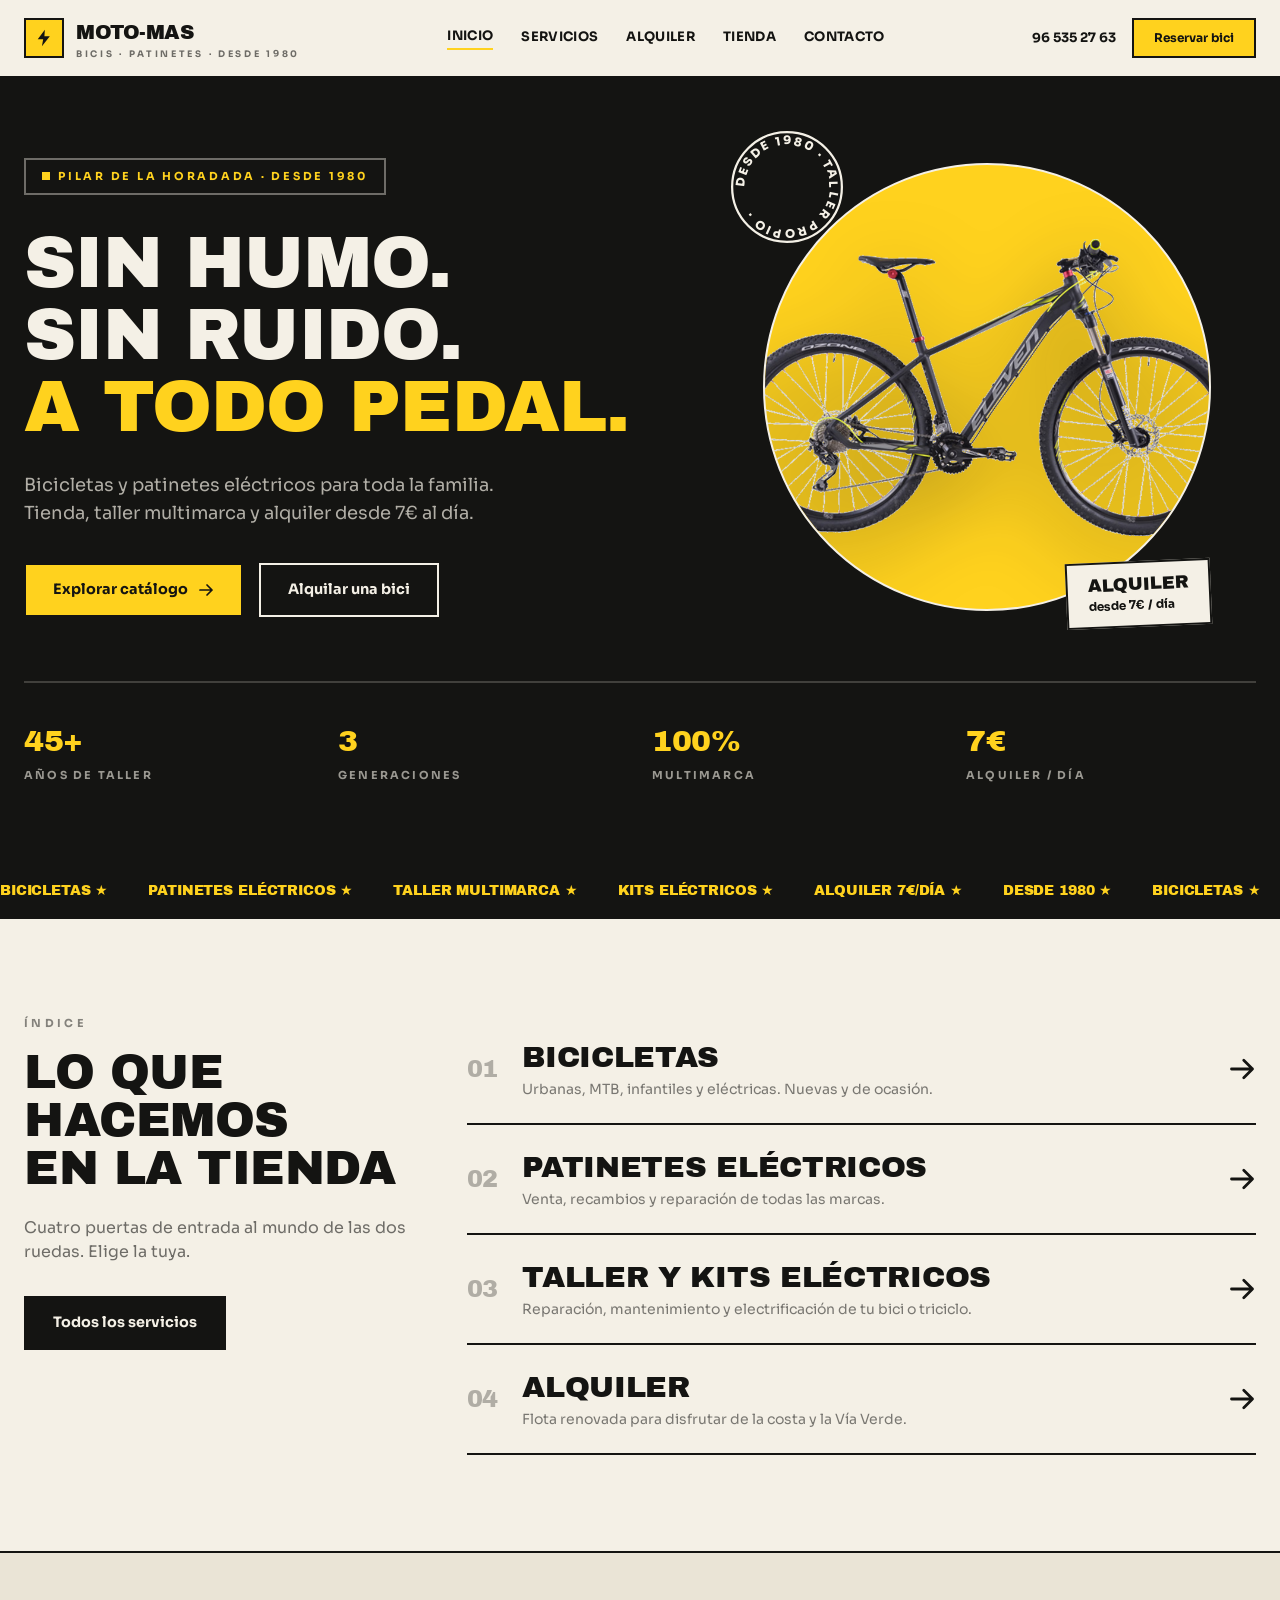
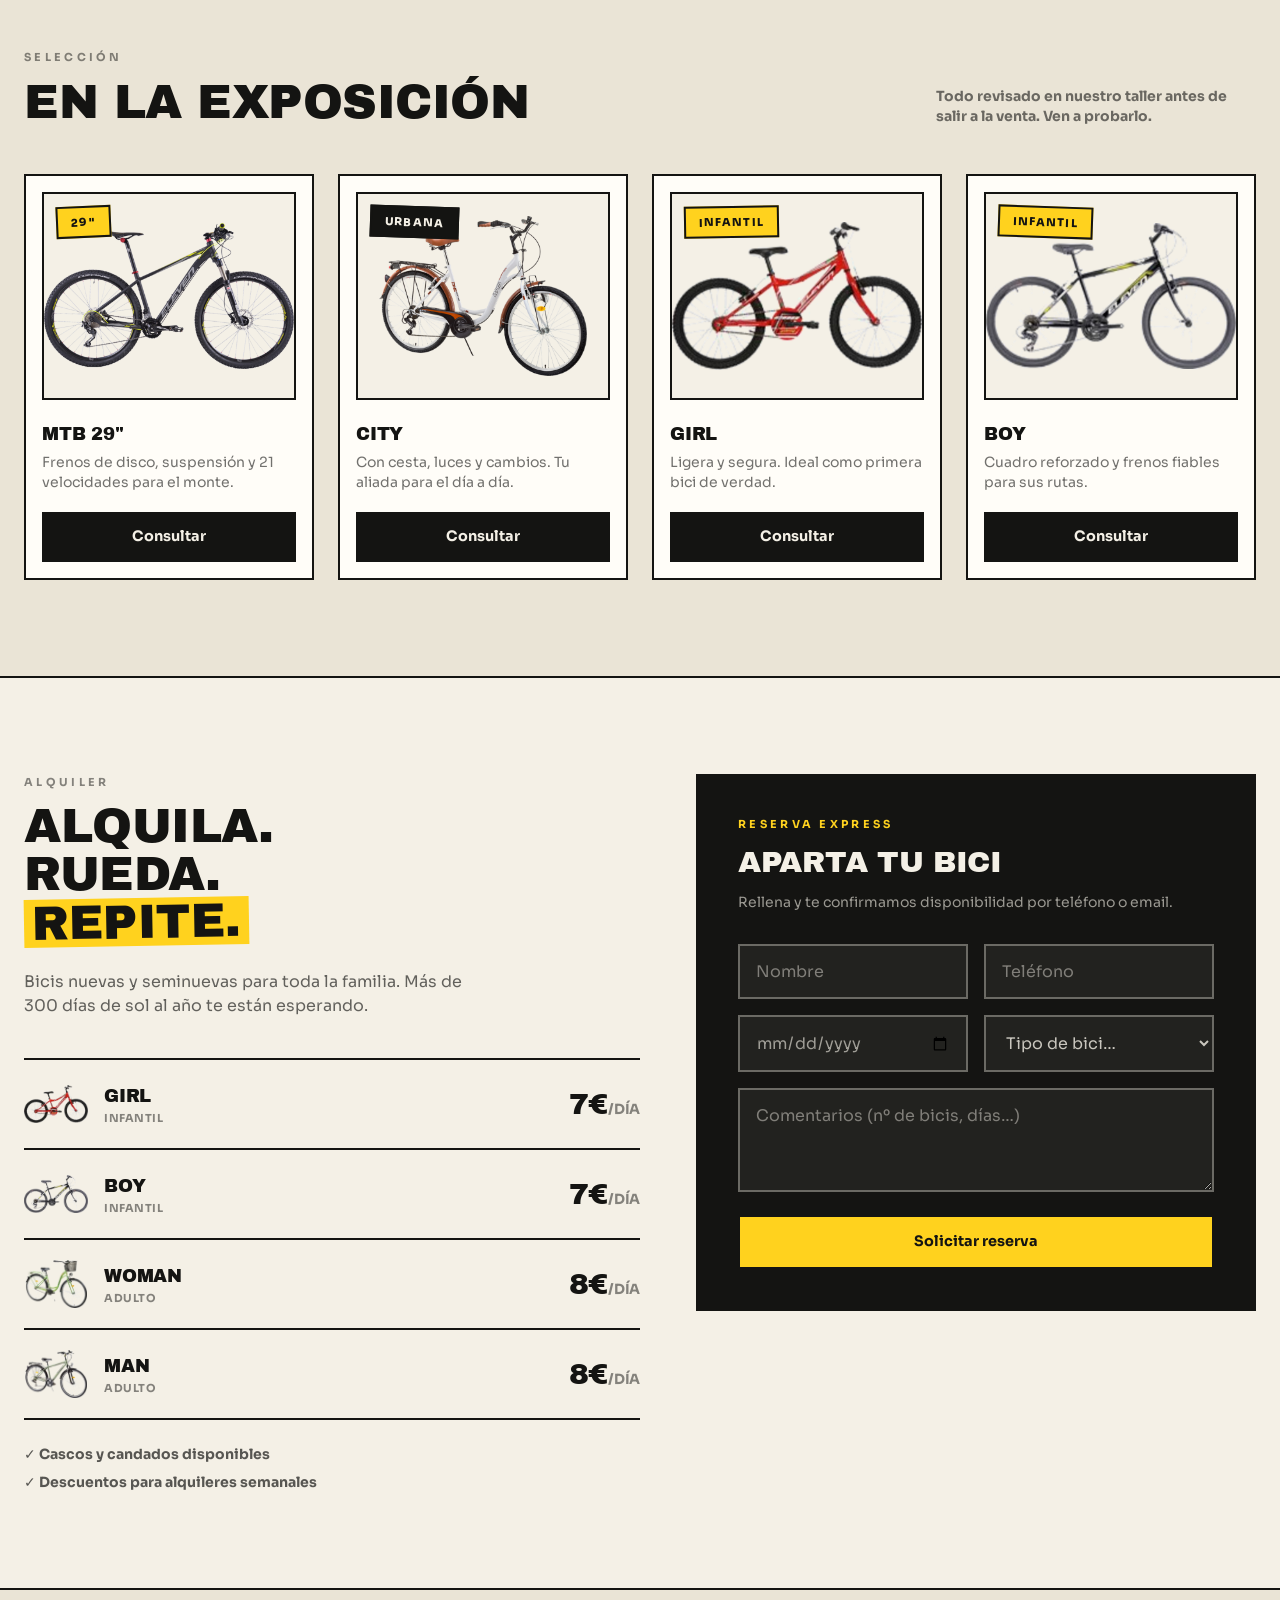
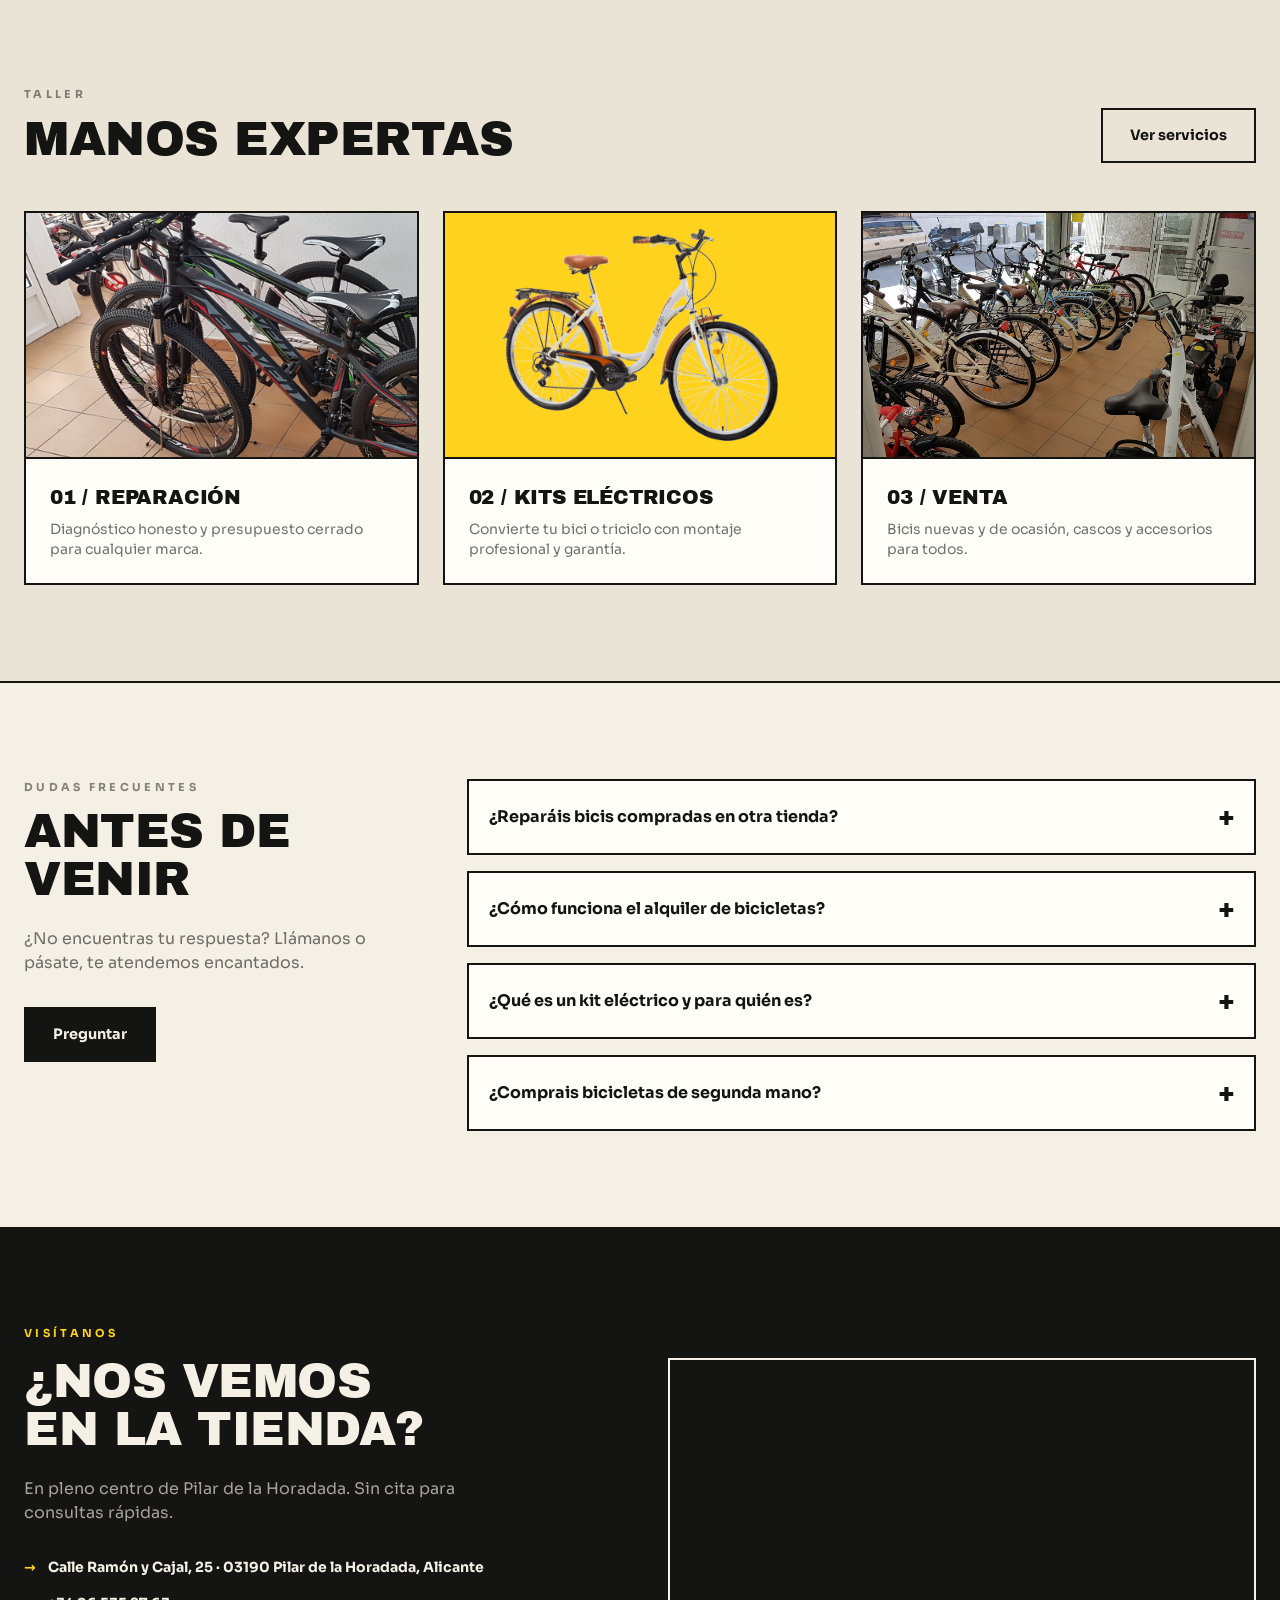
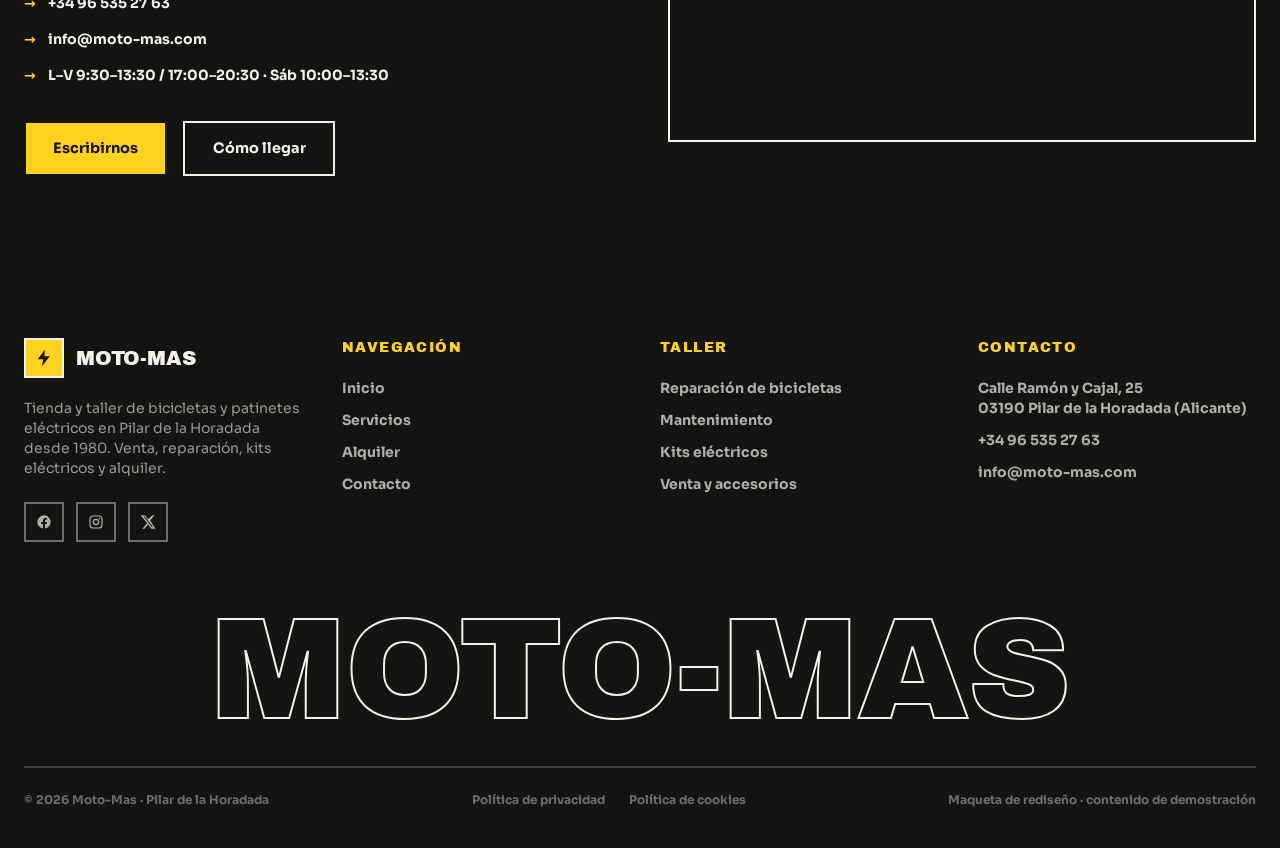
<file: maqueta-3/index.html>
<!DOCTYPE html>
<html lang="es">
<head>
  <meta charset="UTF-8">
  <meta name="viewport" content="width=device-width, initial-scale=1.0">
  <title>Moto-Mas · Bicis y patinetes eléctricos — Pilar de la Horadada</title>
  <meta name="description" content="Venta, taller y alquiler de bicicletas y patinetes eléctricos en Pilar de la Horadada desde 1980. Alquiler desde 7€/día. Kits eléctricos y multimarca.">
  <script src="../assets/vendor/tailwind.js"></script>
  <script>
    tailwind.config = {
      theme: {
        extend: {
          colors: {
            cream: { DEFAULT: '#f4f0e6', dark: '#eae4d6', white: '#fffdf8' },
            ink: '#141412',
            sun: { DEFAULT: '#ffd21e', deep: '#f5c400' }
          },
          fontFamily: {
            display: ['"Archivo Black"', 'sans-serif'],
            sans: ['Sora', 'sans-serif']
          }
        }
      }
    }
  </script>
  <link rel="stylesheet" href="css/estilos.css">
</head>
<body>

  <!-- ============ HEADER ============ -->
  <header class="bg-cream border-b-2 border-ink sticky top-0 z-50">
    <div class="max-w-7xl mx-auto px-4 sm:px-6">
      <div class="h-[76px] flex items-center justify-between gap-4">
        <a href="index.html" class="flex items-center gap-3 shrink-0">
          <span class="grid place-items-center w-10 h-10 bg-sun border-2 border-ink">
            <svg viewBox="0 0 24 24" fill="currentColor" class="w-5 h-5"><path d="M13 2 4.5 13.5H11L9.5 22 19 10h-6.5L13 2z"/></svg>
          </span>
          <span class="leading-none">
            <span class="display text-xl tracking-tight">MOTO-MAS</span>
            <span class="block text-[9px] font-bold uppercase tracking-[0.3em] text-ink/60 mt-1">Bicis · Patinetes · Desde 1980</span>
          </span>
        </a>

        <nav class="hidden lg:flex items-center gap-7 text-[13px] font-bold uppercase tracking-wide">
          <a href="index.html" class="border-b-2 border-sun pb-0.5">Inicio</a>
          <a href="servicios.html" class="hover:border-b-2 hover:border-ink pb-0.5 transition">Servicios</a>
          <a href="#alquiler" class="hover:border-b-2 hover:border-ink pb-0.5 transition">Alquiler</a>
          <a href="#tienda" class="hover:border-b-2 hover:border-ink pb-0.5 transition">Tienda</a>
          <a href="contacto.html" class="hover:border-b-2 hover:border-ink pb-0.5 transition">Contacto</a>
        </nav>

        <div class="hidden lg:flex items-center gap-4">
          <a href="tel:+34965352763" class="text-[13px] font-bold">96 535 27 63</a>
          <a href="#alquiler" class="btn-yellow text-xs !py-2.5 !px-5">Reservar bici</a>
        </div>

        <button id="menuBtn" class="lg:hidden grid place-items-center w-11 h-11 border-2 border-ink bg-sun" aria-label="Abrir menú">
          <svg id="iconOpen" viewBox="0 0 24 24" fill="none" stroke="currentColor" stroke-width="2.4" class="w-6 h-6"><path stroke-linecap="round" d="M4 7h16M4 12h16M4 17h16"/></svg>
          <svg id="iconClose" viewBox="0 0 24 24" fill="none" stroke="currentColor" stroke-width="2.4" class="w-6 h-6 hidden"><path stroke-linecap="round" d="M6 6l12 12M18 6L6 18"/></svg>
        </button>
      </div>
    </div>

    <div id="mobileMenu" class="hidden lg:hidden border-t-2 border-ink bg-cream">
      <nav class="max-w-7xl mx-auto px-4 py-4 flex flex-col gap-1 font-bold uppercase text-sm">
        <a href="index.html" class="px-3 py-3 bg-sun border-2 border-ink">Inicio</a>
        <a href="servicios.html" class="px-3 py-3 hover:bg-cream-dark">Servicios</a>
        <a href="#alquiler" class="px-3 py-3 hover:bg-cream-dark">Alquiler</a>
        <a href="#tienda" class="px-3 py-3 hover:bg-cream-dark">Tienda</a>
        <a href="contacto.html" class="px-3 py-3 hover:bg-cream-dark">Contacto</a>
        <div class="h-0.5 bg-ink my-2"></div>
        <a href="tel:+34965352763" class="px-3 py-3 hover:bg-cream-dark">Llamar · 96 535 27 63</a>
        <a href="#alquiler" class="btn-yellow justify-center mt-2">Reservar bici</a>
      </nav>
    </div>
  </header>

  <main>

    <!-- ============ HERO ============ -->
    <section class="bg-black-ink text-cream overflow-hidden">
      <div class="max-w-7xl mx-auto px-4 sm:px-6 pt-14 pb-16 lg:pt-20 lg:pb-20">
        <div class="grid lg:grid-cols-[1.2fr_1fr] gap-12 items-center">
          <div>
            <p class="inline-flex items-center gap-2 border-2 border-cream/40 px-4 py-2 text-[11px] font-bold uppercase tracking-[0.25em] text-sun mb-8">
              <span class="w-2 h-2 bg-sun"></span> Pilar de la Horadada · Desde 1980
            </p>
            <h1 class="display text-[2.7rem] sm:text-6xl lg:text-7xl">
              Sin humo.<br>
              Sin ruido.<br>
              <span class="text-sun">A todo pedal.</span>
            </h1>
            <p class="mt-7 text-cream/70 max-w-lg text-lg">
              Bicicletas y patinetes eléctricos para toda la familia.
              Tienda, taller multimarca y alquiler desde 7€ al día.
            </p>
            <div class="mt-9 flex flex-wrap gap-4">
              <a href="#tienda" class="btn-yellow">
                Explorar catálogo
                <svg viewBox="0 0 24 24" fill="none" stroke="currentColor" stroke-width="2.6" class="w-4 h-4"><path stroke-linecap="round" stroke-linejoin="round" d="M13.5 4.5 21 12l-7.5 7.5M21 12H3"/></svg>
              </a>
              <a href="#alquiler" class="btn-outline-cream">Alquilar una bici</a>
            </div>
          </div>

          <div class="relative">
            <div class="relative mx-auto max-w-md">
              <svg class="absolute -top-8 -left-8 w-28 h-28 animate-spin-slow text-cream z-10" viewBox="0 0 100 100" fill="none" aria-hidden="true">
                <defs><path id="circlePath" d="M50,50 m-38,0 a38,38 0 1,1 76,0 a38,38 0 1,1 -76,0"/></defs>
                <circle cx="50" cy="50" r="49" stroke="currentColor" stroke-width="2"/>
                <text class="uppercase" font-size="10.5" font-weight="800" fill="currentColor" letter-spacing="2">
                  <textPath href="#circlePath">desde 1980 · taller propio · </textPath>
                </text>
              </svg>
              <div class="relative bg-sun border-2 border-cream rounded-full aspect-square grid place-items-center overflow-hidden">
                <img src="../assets/img/bici-mtb.png" alt="Bicicleta de montaña" class="w-[115%] max-w-none animate-floaty drop-shadow-[0_24px_40px_rgba(20,20,18,0.35)]">
              </div>
              <div class="absolute -bottom-4 right-0 bg-cream text-ink border-2 border-ink px-5 py-3 rotate-n2">
                <p class="display text-lg leading-none">ALQUILER</p>
                <p class="text-xs font-bold mt-1">desde 7€ / día</p>
              </div>
            </div>
          </div>
        </div>

        <div class="grid grid-cols-2 sm:grid-cols-4 gap-6 mt-16 pt-10 border-t-2 border-cream/20">
          <div>
            <p class="display text-3xl text-sun">45+</p>
            <p class="text-[11px] font-bold uppercase tracking-[0.2em] text-cream/60 mt-2">Años de taller</p>
          </div>
          <div>
            <p class="display text-3xl text-sun">3</p>
            <p class="text-[11px] font-bold uppercase tracking-[0.2em] text-cream/60 mt-2">Generaciones</p>
          </div>
          <div>
            <p class="display text-3xl text-sun">100%</p>
            <p class="text-[11px] font-bold uppercase tracking-[0.2em] text-cream/60 mt-2">Multimarca</p>
          </div>
          <div>
            <p class="display text-3xl text-sun">7€</p>
            <p class="text-[11px] font-bold uppercase tracking-[0.2em] text-cream/60 mt-2">Alquiler / día</p>
          </div>
        </div>
      </div>
    </section>

    <!-- ============ TICKER ============ -->
    <div class="ticker border-y-2 border-ink">
      <div class="ticker-track display text-sm text-sun py-4">
        <span>Bicicletas ★</span><span>Patinetes eléctricos ★</span><span>Taller multimarca ★</span><span>Kits eléctricos ★</span><span>Alquiler 7€/día ★</span><span>Desde 1980 ★</span>
        <span>Bicicletas ★</span><span>Patinetes eléctricos ★</span><span>Taller multimarca ★</span><span>Kits eléctricos ★</span><span>Alquiler 7€/día ★</span><span>Desde 1980 ★</span>
      </div>
    </div>

    <!-- ============ ÍNDICE EDITORIAL ============ -->
    <section class="py-20 lg:py-24">
      <div class="max-w-7xl mx-auto px-4 sm:px-6">
        <div class="grid lg:grid-cols-[1fr_2fr] gap-12">
          <div class="reveal">
            <p class="text-[11px] font-bold uppercase tracking-[0.3em] text-ink/50">Índice</p>
            <h2 class="display text-4xl sm:text-5xl mt-4">Lo que hacemos<br>en la tienda</h2>
            <p class="mt-6 text-ink/60">Cuatro puertas de entrada al mundo de las dos ruedas. Elige la tuya.</p>
            <a href="servicios.html" class="btn-black mt-8">Todos los servicios</a>
          </div>

          <div class="reveal">
            <a href="#tienda" class="year-row flex items-center gap-6 py-6">
              <span class="display text-2xl text-ink/30">01</span>
              <div class="grow">
                <h3 class="display text-2xl sm:text-3xl">Bicicletas</h3>
                <p class="text-sm text-ink/55 mt-1">Urbanas, MTB, infantiles y eléctricas. Nuevas y de ocasión.</p>
              </div>
              <svg viewBox="0 0 24 24" fill="none" stroke="currentColor" stroke-width="2.4" class="w-7 h-7 shrink-0"><path stroke-linecap="round" stroke-linejoin="round" d="M13.5 4.5 21 12l-7.5 7.5M21 12H3"/></svg>
            </a>
            <a href="#tienda" class="year-row flex items-center gap-6 py-6">
              <span class="display text-2xl text-ink/30">02</span>
              <div class="grow">
                <h3 class="display text-2xl sm:text-3xl">Patinetes eléctricos</h3>
                <p class="text-sm text-ink/55 mt-1">Venta, recambios y reparación de todas las marcas.</p>
              </div>
              <svg viewBox="0 0 24 24" fill="none" stroke="currentColor" stroke-width="2.4" class="w-7 h-7 shrink-0"><path stroke-linecap="round" stroke-linejoin="round" d="M13.5 4.5 21 12l-7.5 7.5M21 12H3"/></svg>
            </a>
            <a href="servicios.html" class="year-row flex items-center gap-6 py-6">
              <span class="display text-2xl text-ink/30">03</span>
              <div class="grow">
                <h3 class="display text-2xl sm:text-3xl">Taller y kits eléctricos</h3>
                <p class="text-sm text-ink/55 mt-1">Reparación, mantenimiento y electrificación de tu bici o triciclo.</p>
              </div>
              <svg viewBox="0 0 24 24" fill="none" stroke="currentColor" stroke-width="2.4" class="w-7 h-7 shrink-0"><path stroke-linecap="round" stroke-linejoin="round" d="M13.5 4.5 21 12l-7.5 7.5M21 12H3"/></svg>
            </a>
            <a href="#alquiler" class="year-row flex items-center gap-6 py-6">
              <span class="display text-2xl text-ink/30">04</span>
              <div class="grow">
                <h3 class="display text-2xl sm:text-3xl">Alquiler</h3>
                <p class="text-sm text-ink/55 mt-1">Flota renovada para disfrutar de la costa y la Vía Verde.</p>
              </div>
              <svg viewBox="0 0 24 24" fill="none" stroke="currentColor" stroke-width="2.4" class="w-7 h-7 shrink-0"><path stroke-linecap="round" stroke-linejoin="round" d="M13.5 4.5 21 12l-7.5 7.5M21 12H3"/></svg>
            </a>
          </div>
        </div>
      </div>
    </section>

    <!-- ============ TIENDA ============ -->
    <section id="tienda" class="bg-cream-dark border-y-2 border-ink py-20 lg:py-24">
      <div class="max-w-7xl mx-auto px-4 sm:px-6">
        <div class="flex flex-wrap items-end justify-between gap-6 mb-12 reveal">
          <div>
            <p class="text-[11px] font-bold uppercase tracking-[0.3em] text-ink/50">Selección</p>
            <h2 class="display text-4xl sm:text-5xl mt-3">En la exposición</h2>
          </div>
          <p class="text-sm font-bold text-ink/60 max-w-xs">Todo revisado en nuestro taller antes de salir a la venta. Ven a probarlo.</p>
        </div>

        <div class="grid sm:grid-cols-2 lg:grid-cols-4 gap-6">
          <article class="card-hard p-4 reveal flex flex-col">
            <div class="relative bg-cream border-2 border-ink h-52 grid place-items-center overflow-hidden">
              <span class="tag tag-yellow absolute top-3 left-3 rotate-n2">29"</span>
              <img src="../assets/img/bici-mtb.png" alt="Bicicleta MTB 29 pulgadas" class="h-40 object-contain">
            </div>
            <h3 class="display text-lg mt-5">MTB 29"</h3>
            <p class="text-sm text-ink/60 mt-1 grow">Frenos de disco, suspensión y 21 velocidades para el monte.</p>
            <a href="contacto.html" class="btn-black justify-center mt-5 !py-3">Consultar</a>
          </article>

          <article class="card-hard p-4 reveal flex flex-col">
            <div class="relative bg-cream border-2 border-ink h-52 grid place-items-center overflow-hidden">
              <span class="tag tag-black absolute top-3 left-3 rotate-p2">Urbana</span>
              <img src="../assets/img/bici-city.png" alt="Bicicleta urbana" class="h-40 object-contain">
            </div>
            <h3 class="display text-lg mt-5">City</h3>
            <p class="text-sm text-ink/60 mt-1 grow">Con cesta, luces y cambios. Tu aliada para el día a día.</p>
            <a href="contacto.html" class="btn-black justify-center mt-5 !py-3">Consultar</a>
          </article>

          <article class="card-hard p-4 reveal flex flex-col">
            <div class="relative bg-cream border-2 border-ink h-52 grid place-items-center overflow-hidden">
              <span class="tag tag-yellow absolute top-3 left-3 rotate-n1">Infantil</span>
              <img src="../assets/img/bici-girl.png" alt="Bicicleta infantil" class="h-40 object-contain">
            </div>
            <h3 class="display text-lg mt-5">Girl</h3>
            <p class="text-sm text-ink/60 mt-1 grow">Ligera y segura. Ideal como primera bici de verdad.</p>
            <a href="contacto.html" class="btn-black justify-center mt-5 !py-3">Consultar</a>
          </article>

          <article class="card-hard p-4 reveal flex flex-col">
            <div class="relative bg-cream border-2 border-ink h-52 grid place-items-center overflow-hidden">
              <span class="tag tag-yellow absolute top-3 left-3 rotate-p2">Infantil</span>
              <img src="../assets/img/bici-boy.png" alt="Bicicleta infantil niño" class="h-40 object-contain">
            </div>
            <h3 class="display text-lg mt-5">Boy</h3>
            <p class="text-sm text-ink/60 mt-1 grow">Cuadro reforzado y frenos fiables para sus rutas.</p>
            <a href="contacto.html" class="btn-black justify-center mt-5 !py-3">Consultar</a>
          </article>
        </div>
      </div>
    </section>

    <!-- ============ ALQUILER ============ -->
    <section id="alquiler" class="py-20 lg:py-24 border-b-2 border-ink">
      <div class="max-w-7xl mx-auto px-4 sm:px-6">
        <div class="grid lg:grid-cols-[1.1fr_1fr] gap-14">
          <div class="reveal">
            <p class="text-[11px] font-bold uppercase tracking-[0.3em] text-ink/50">Alquiler</p>
            <h2 class="display text-4xl sm:text-5xl mt-3">Alquila.<br>Rueda.<br><span class="bg-sun px-2 inline-block -rotate-1">Repite.</span></h2>
            <p class="mt-6 text-ink/65 max-w-md">Bicis nuevas y seminuevas para toda la familia. Más de 300 días de sol al año te están esperando.</p>

            <div class="mt-10 border-t-2 border-ink">
              <div class="flex items-center justify-between py-5 border-b-2 border-ink">
                <div class="flex items-center gap-4">
                  <img src="../assets/img/bici-girl.png" alt="Bici Girl" class="w-16 h-12 object-contain">
                  <div>
                    <p class="display text-lg">Girl</p>
                    <p class="text-[11px] font-bold uppercase tracking-wider text-ink/50">Infantil</p>
                  </div>
                </div>
                <p class="display text-3xl">7€<span class="text-sm font-sans font-bold text-ink/50">/día</span></p>
              </div>
              <div class="flex items-center justify-between py-5 border-b-2 border-ink">
                <div class="flex items-center gap-4">
                  <img src="../assets/img/bici-boy.png" alt="Bici Boy" class="w-16 h-12 object-contain">
                  <div>
                    <p class="display text-lg">Boy</p>
                    <p class="text-[11px] font-bold uppercase tracking-wider text-ink/50">Infantil</p>
                  </div>
                </div>
                <p class="display text-3xl">7€<span class="text-sm font-sans font-bold text-ink/50">/día</span></p>
              </div>
              <div class="flex items-center justify-between py-5 border-b-2 border-ink">
                <div class="flex items-center gap-4">
                  <img src="../assets/img/bici-woman.png" alt="Bici Woman" class="w-16 h-12 object-contain">
                  <div>
                    <p class="display text-lg">Woman</p>
                    <p class="text-[11px] font-bold uppercase tracking-wider text-ink/50">Adulto</p>
                  </div>
                </div>
                <p class="display text-3xl">8€<span class="text-sm font-sans font-bold text-ink/50">/día</span></p>
              </div>
              <div class="flex items-center justify-between py-5 border-b-2 border-ink">
                <div class="flex items-center gap-4">
                  <img src="../assets/img/bici-man.png" alt="Bici Man" class="w-16 h-12 object-contain">
                  <div>
                    <p class="display text-lg">Man</p>
                    <p class="text-[11px] font-bold uppercase tracking-wider text-ink/50">Adulto</p>
                  </div>
                </div>
                <p class="display text-3xl">8€<span class="text-sm font-sans font-bold text-ink/50">/día</span></p>
              </div>
            </div>

            <ul class="mt-6 space-y-2 text-sm font-bold text-ink/70">
              <li>✓ Cascos y candados disponibles</li>
              <li>✓ Descuentos para alquileres semanales</li>
            </ul>
          </div>

          <div class="reveal">
            <div class="bg-black-ink text-cream border-2 border-ink p-8 sm:p-10">
              <p class="text-[11px] font-bold uppercase tracking-[0.3em] text-sun">Reserva express</p>
              <h3 class="display text-3xl mt-3">Aparta tu bici</h3>
              <p class="text-cream/60 text-sm mt-3">Rellena y te confirmamos disponibilidad por teléfono o email.</p>

              <form id="formAlquiler" class="mt-8 space-y-4">
                <div class="grid grid-cols-2 gap-4">
                  <input required type="text" placeholder="Nombre" class="field field-dark">
                  <input required type="tel" placeholder="Teléfono" class="field field-dark">
                </div>
                <div class="grid grid-cols-2 gap-4">
                  <input required type="date" class="field field-dark text-cream/60">
                  <select class="field field-dark text-cream/80">
                    <option class="text-ink">Tipo de bici…</option>
                    <option class="text-ink">Girl · 7€/día</option>
                    <option class="text-ink">Boy · 7€/día</option>
                    <option class="text-ink">Woman · 8€/día</option>
                    <option class="text-ink">Man · 8€/día</option>
                  </select>
                </div>
                <textarea rows="3" placeholder="Comentarios (nº de bicis, días…)" class="field field-dark"></textarea>
                <button type="submit" class="btn-yellow justify-center w-full">Solicitar reserva</button>
                <p class="form-ok hidden text-sm font-bold text-sun">¡Gracias! Te contactaremos para confirmar tu reserva. (demo de maqueta)</p>
              </form>
            </div>
          </div>
        </div>
      </div>
    </section>

    <!-- ============ SERVICIOS PREVIEW ============ -->
    <section class="py-20 lg:py-24 bg-cream-dark border-b-2 border-ink">
      <div class="max-w-7xl mx-auto px-4 sm:px-6">
        <div class="flex flex-wrap items-end justify-between gap-6 mb-12 reveal">
          <div>
            <p class="text-[11px] font-bold uppercase tracking-[0.3em] text-ink/50">Taller</p>
            <h2 class="display text-4xl sm:text-5xl mt-3">Manos expertas</h2>
          </div>
          <a href="servicios.html" class="btn-outline-ink">Ver servicios</a>
        </div>

        <div class="grid md:grid-cols-3 gap-6">
          <a href="servicios.html#reparacion" class="card-hard reveal group">
            <div class="border-b-2 border-ink overflow-hidden">
              <img src="../assets/img/mtb-taller.jpg" alt="Reparación de bicicletas" class="img-cover aspect-[16/10] group-hover:scale-105 transition duration-500">
            </div>
            <div class="p-6">
              <p class="display text-xl">01 / Reparación</p>
              <p class="text-sm text-ink/60 mt-2">Diagnóstico honesto y presupuesto cerrado para cualquier marca.</p>
            </div>
          </a>
          <a href="servicios.html#kits" class="card-hard reveal group">
            <div class="border-b-2 border-ink overflow-hidden bg-sun">
              <img src="../assets/img/bici-city.png" alt="Kits eléctricos" class="img-cover aspect-[16/10] object-contain p-4 group-hover:scale-105 transition duration-500">
            </div>
            <div class="p-6">
              <p class="display text-xl">02 / Kits eléctricos</p>
              <p class="text-sm text-ink/60 mt-2">Convierte tu bici o triciclo con montaje profesional y garantía.</p>
            </div>
          </a>
          <a href="servicios.html#tienda" class="card-hard reveal group">
            <div class="border-b-2 border-ink overflow-hidden">
              <img src="../assets/img/taller-bicis.jpg" alt="Venta y accesorios" class="img-cover aspect-[16/10] group-hover:scale-105 transition duration-500">
            </div>
            <div class="p-6">
              <p class="display text-xl">03 / Venta</p>
              <p class="text-sm text-ink/60 mt-2">Bicis nuevas y de ocasión, cascos y accesorios para todos.</p>
            </div>
          </a>
        </div>
      </div>
    </section>

    <!-- ============ FAQ ============ -->
    <section class="py-20 lg:py-24">
      <div class="max-w-7xl mx-auto px-4 sm:px-6">
        <div class="grid lg:grid-cols-[1fr_2fr] gap-12">
          <div class="reveal">
            <p class="text-[11px] font-bold uppercase tracking-[0.3em] text-ink/50">Dudas frecuentes</p>
            <h2 class="display text-4xl sm:text-5xl mt-3">Antes de<br>venir</h2>
            <p class="mt-6 text-ink/60">¿No encuentras tu respuesta? Llámanos o pásate, te atendemos encantados.</p>
            <a href="contacto.html" class="btn-black mt-8">Preguntar</a>
          </div>

          <div class="reveal">
            <details class="faq border-2 border-ink bg-cream-white mb-4">
              <summary class="flex items-center justify-between gap-4 p-5 font-bold">
                ¿Reparáis bicis compradas en otra tienda?
                <span class="faq-icon display text-2xl shrink-0">+</span>
              </summary>
              <p class="px-5 pb-5 text-sm text-ink/65">Sí. Somos un taller multimarca: trabajamos cualquier bici o patinete, se haya comprado aquí o no. Te damos presupuesto antes de empezar.</p>
            </details>
            <details class="faq border-2 border-ink bg-cream-white mb-4">
              <summary class="flex items-center justify-between gap-4 p-5 font-bold">
                ¿Cómo funciona el alquiler de bicicletas?
                <span class="faq-icon display text-2xl shrink-0">+</span>
              </summary>
              <p class="px-5 pb-5 text-sm text-ink/65">Reserva por formulario, teléfono o directamente en tienda. Precios desde 7€/día con cascos y candados disponibles. Hay descuentos por semanas completas.</p>
            </details>
            <details class="faq border-2 border-ink bg-cream-white mb-4">
              <summary class="flex items-center justify-between gap-4 p-5 font-bold">
                ¿Qué es un kit eléctrico y para quién es?
                <span class="faq-icon display text-2xl shrink-0">+</span>
              </summary>
              <p class="px-5 pb-10 text-sm text-ink/65">Es un sistema motor + batería que se monta en tu bicicleta o triciclo actual para convertirla en eléctrica. Ideal si quieres aprovechar tu bici de siempre. Motor legal de 250 W y hasta 80 km de autonomía.</p>
            </details>
            <details class="faq border-2 border-ink bg-cream-white">
              <summary class="flex items-center justify-between gap-4 p-5 font-bold">
                ¿Comprais bicicletas de segunda mano?
                <span class="faq-icon display text-2xl shrink-0">+</span>
              </summary>
              <p class="px-5 pb-5 text-sm text-ink/65">Sí. Trae tu bici, la valoramos sin compromiso y te ayudamos a venderla o cambiarla por otra. También ofrecemos bicis seminuevas revisadas en taller.</p>
            </details>
          </div>
        </div>
      </div>
    </section>

    <!-- ============ VISÍTANOS ============ -->
    <section class="bg-black-ink text-cream border-y-2 border-ink">
      <div class="max-w-7xl mx-auto px-4 sm:px-6 py-20 lg:py-24">
        <div class="grid lg:grid-cols-2 gap-14 items-center">
          <div class="reveal">
            <p class="text-[11px] font-bold uppercase tracking-[0.3em] text-sun">Visítanos</p>
            <h2 class="display text-4xl sm:text-5xl mt-4">¿Nos vemos<br>en la tienda?</h2>
            <p class="mt-6 text-cream/65 max-w-md">En pleno centro de Pilar de la Horadada. Sin cita para consultas rápidas.</p>

            <div class="mt-8 space-y-4 text-sm font-bold">
              <p class="flex items-start gap-3"><span class="text-sun">→</span> Calle Ramón y Cajal, 25 · 03190 Pilar de la Horadada, Alicante</p>
              <p class="flex items-start gap-3"><span class="text-sun">→</span> <a href="tel:+34965352763" class="hover:text-sun transition">+34 96 535 27 63</a></p>
              <p class="flex items-start gap-3"><span class="text-sun">→</span> <a href="mailto:info@moto-mas.com" class="hover:text-sun transition">info@moto-mas.com</a></p>
              <p class="flex items-start gap-3"><span class="text-sun">→</span> L–V 9:30–13:30 / 17:00–20:30 · Sáb 10:00–13:30</p>
            </div>

            <div class="mt-9 flex flex-wrap gap-4">
              <a href="contacto.html" class="btn-yellow">Escribirnos</a>
              <a href="https://www.google.com/maps/search/?api=1&query=Calle+Ram%C3%B3n+y+Cajal+25,+03190+Pilar+de+la+Horadada" target="_blank" rel="noopener" class="btn-outline-cream">Cómo llegar</a>
            </div>
          </div>

          <div class="reveal border-2 border-cream overflow-hidden">
            <iframe title="Mapa de Moto-Mas" src="https://www.google.com/maps?q=Calle+Ram%C3%B3n+y+Cajal+25,+03190+Pilar+de+la+Horadada,+Alicante&output=embed" class="w-full h-[380px]" loading="lazy"></iframe>
          </div>
        </div>
      </div>
    </section>
  </main>

  <!-- ============ FOOTER ============ -->
  <footer class="bg-black-ink text-cream">
    <div class="max-w-7xl mx-auto px-4 sm:px-6 pt-16 pb-10">
      <div class="grid md:grid-cols-2 lg:grid-cols-4 gap-10">
        <div>
          <div class="flex items-center gap-3">
            <span class="grid place-items-center w-10 h-10 bg-sun border-2 border-cream">
              <svg viewBox="0 0 24 24" fill="currentColor" class="w-5 h-5 text-black-ink"><path d="M13 2 4.5 13.5H11L9.5 22 19 10h-6.5L13 2z"/></svg>
            </span>
            <span class="display text-xl">MOTO-MAS</span>
          </div>
          <p class="text-sm text-cream/60 mt-5">Tienda y taller de bicicletas y patinetes eléctricos en Pilar de la Horadada desde 1980. Venta, reparación, kits eléctricos y alquiler.</p>
          <div class="flex gap-3 mt-6">
            <a href="https://www.facebook.com/motomas.pilardelahoradada/" target="_blank" rel="noopener" aria-label="Facebook" class="grid place-items-center w-10 h-10 border-2 border-cream/40 text-cream/70 hover:bg-sun hover:text-black-ink hover:border-sun transition">
              <svg viewBox="0 0 24 24" fill="currentColor" class="w-4 h-4"><path d="M22 12a10 10 0 1 0-11.6 9.9v-7H7.9V12h2.5V9.8c0-2.5 1.5-3.9 3.8-3.9 1.1 0 2.2.2 2.2.2v2.5h-1.3c-1.2 0-1.6.8-1.6 1.6V12h2.8l-.4 2.9h-2.3v7A10 10 0 0 0 22 12z"/></svg>
            </a>
            <a href="https://www.instagram.com/rentbikepilar/" target="_blank" rel="noopener" aria-label="Instagram" class="grid place-items-center w-10 h-10 border-2 border-cream/40 text-cream/70 hover:bg-sun hover:text-black-ink hover:border-sun transition">
              <svg viewBox="0 0 24 24" fill="none" stroke="currentColor" stroke-width="1.8" class="w-4 h-4"><rect x="3" y="3" width="18" height="18" rx="5"/><circle cx="12" cy="12" r="4"/><circle cx="17.2" cy="6.8" r="1" fill="currentColor" stroke="none"/></svg>
            </a>
            <a href="https://twitter.com/rentbikepilar" target="_blank" rel="noopener" aria-label="Twitter" class="grid place-items-center w-10 h-10 border-2 border-cream/40 text-cream/70 hover:bg-sun hover:text-black-ink hover:border-sun transition">
              <svg viewBox="0 0 24 24" fill="currentColor" class="w-4 h-4"><path d="M18.9 2H22l-6.8 7.8L23.3 22h-6.3l-4.9-6.4L6.5 22H3.4l7.3-8.3L1 2h6.5l4.4 5.8L18.9 2zm-1.1 18h1.7L7.3 3.8H5.5L17.8 20z"/></svg>
            </a>
          </div>
        </div>

        <div>
          <h3 class="display text-sm uppercase tracking-widest text-sun">Navegación</h3>
          <ul class="mt-5 space-y-3 text-sm font-bold text-cream/70">
            <li><a href="index.html" class="hover:text-sun transition">Inicio</a></li>
            <li><a href="servicios.html" class="hover:text-sun transition">Servicios</a></li>
            <li><a href="#alquiler" class="hover:text-sun transition">Alquiler</a></li>
            <li><a href="contacto.html" class="hover:text-sun transition">Contacto</a></li>
          </ul>
        </div>

        <div>
          <h3 class="display text-sm uppercase tracking-widest text-sun">Taller</h3>
          <ul class="mt-5 space-y-3 text-sm font-bold text-cream/70">
            <li><a href="servicios.html#reparacion" class="hover:text-sun transition">Reparación de bicicletas</a></li>
            <li><a href="servicios.html#mantenimiento" class="hover:text-sun transition">Mantenimiento</a></li>
            <li><a href="servicios.html#kits" class="hover:text-sun transition">Kits eléctricos</a></li>
            <li><a href="servicios.html#tienda" class="hover:text-sun transition">Venta y accesorios</a></li>
          </ul>
        </div>

        <div>
          <h3 class="display text-sm uppercase tracking-widest text-sun">Contacto</h3>
          <ul class="mt-5 space-y-3 text-sm font-bold text-cream/70">
            <li>Calle Ramón y Cajal, 25<br>03190 Pilar de la Horadada (Alicante)</li>
            <li><a href="tel:+34965352763" class="hover:text-sun transition">+34 96 535 27 63</a></li>
            <li><a href="mailto:info@moto-mas.com" class="hover:text-sun transition">info@moto-mas.com</a></li>
          </ul>
        </div>
      </div>

      <p class="display text-[13vw] lg:text-[9rem] leading-none text-center mt-14 outline-text-cream select-none" aria-hidden="true">MOTO-MAS</p>

      <div class="border-t-2 border-cream/20 mt-6 pt-6 flex flex-col sm:flex-row items-center justify-between gap-4 text-xs font-bold text-cream/40">
        <p>© <span id="year">2026</span> Moto-Mas · Pilar de la Horadada</p>
        <div class="flex gap-6">
          <a href="#" class="hover:text-sun transition">Política de privacidad</a>
          <a href="#" class="hover:text-sun transition">Política de cookies</a>
        </div>
        <p>Maqueta de rediseño · contenido de demostración</p>
      </div>
    </div>
  </footer>

  <script>
    const menuBtn = document.getElementById('menuBtn');
    const mobileMenu = document.getElementById('mobileMenu');
    const iconOpen = document.getElementById('iconOpen');
    const iconClose = document.getElementById('iconClose');
    menuBtn.addEventListener('click', () => {
      mobileMenu.classList.toggle('hidden');
      iconOpen.classList.toggle('hidden');
      iconClose.classList.toggle('hidden');
    });
    mobileMenu.querySelectorAll('a').forEach(a => a.addEventListener('click', () => {
      mobileMenu.classList.add('hidden');
      iconOpen.classList.remove('hidden');
      iconClose.classList.add('hidden');
    }));

    const observer = new IntersectionObserver((entries) => {
      entries.forEach(e => { if (e.isIntersecting) { e.target.classList.add('in'); observer.unobserve(e.target); } });
    }, { threshold: 0.15 });
    document.querySelectorAll('.reveal').forEach(el => observer.observe(el));

    const form = document.getElementById('formAlquiler');
    form.addEventListener('submit', (e) => {
      e.preventDefault();
      form.querySelector('.form-ok').classList.remove('hidden');
      form.reset();
    });

    document.getElementById('year').textContent = new Date().getFullYear();
  </script>
</body>
</html>
</file>
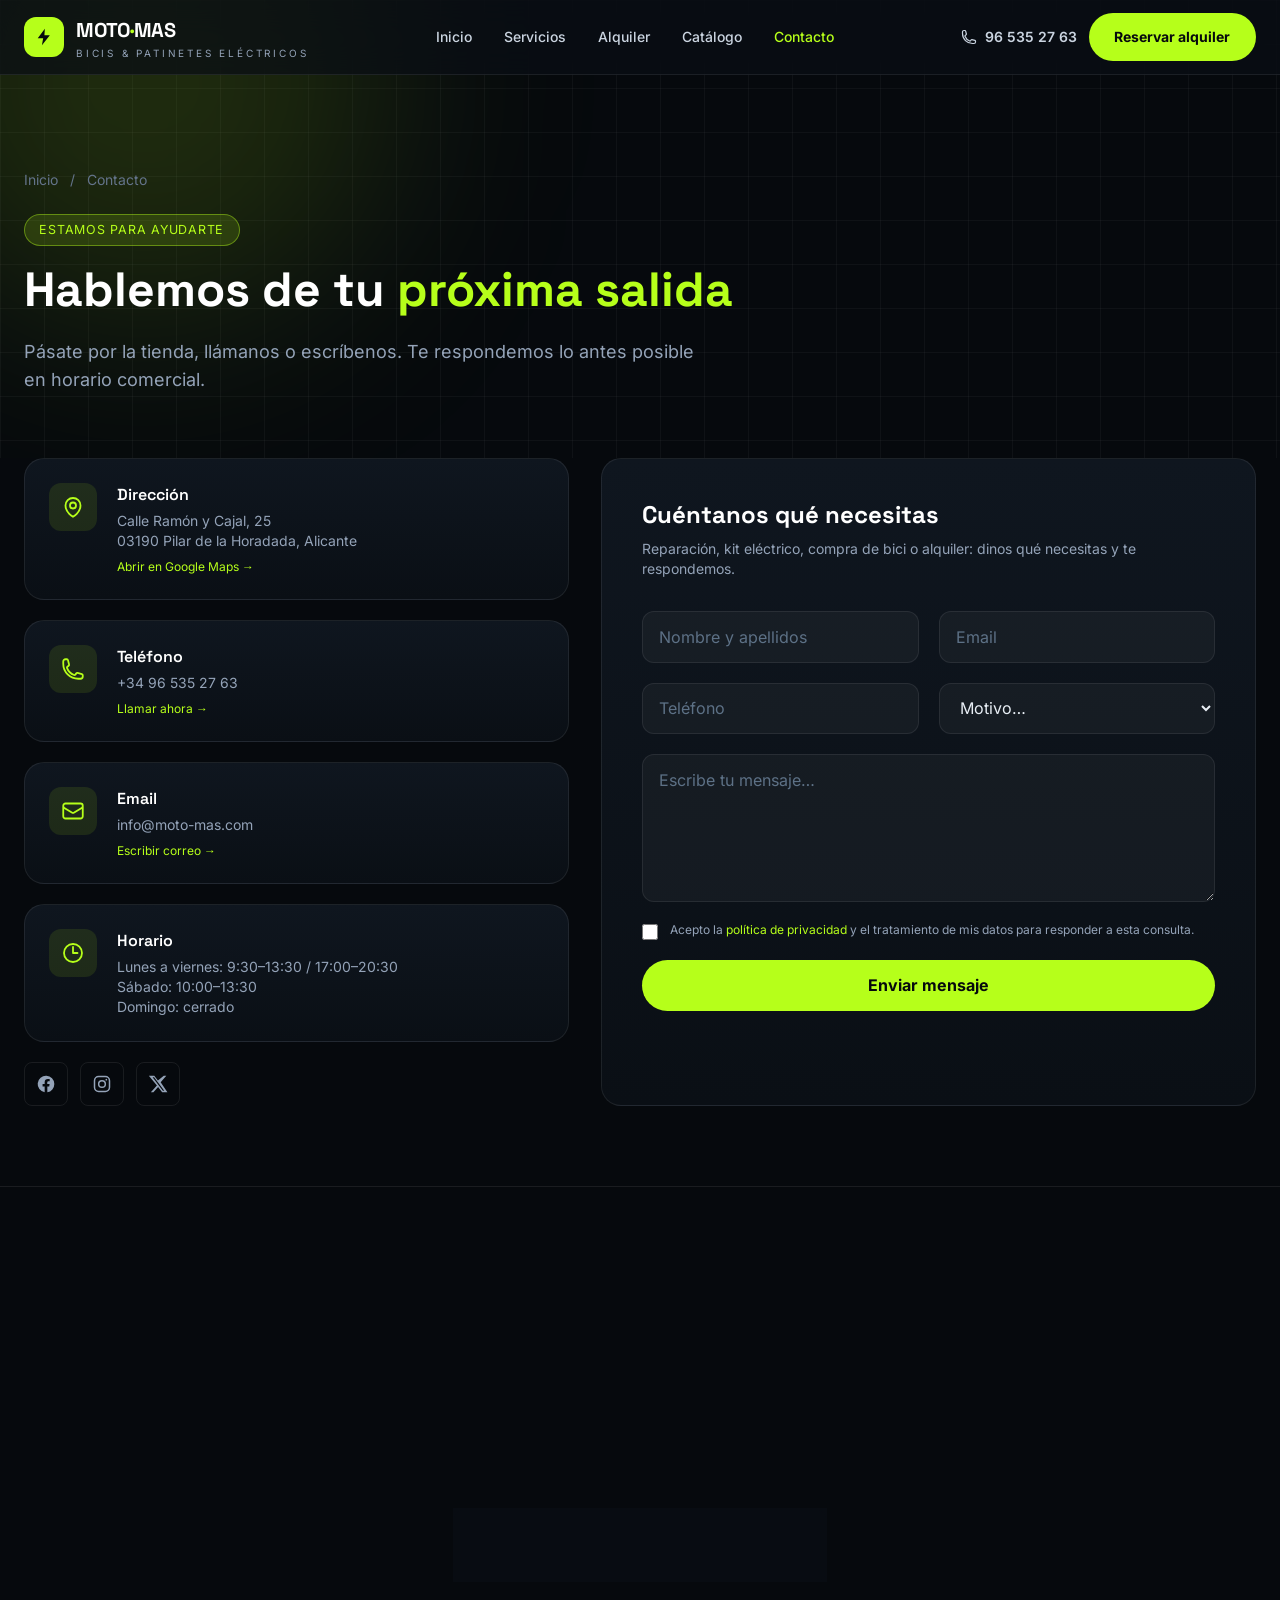
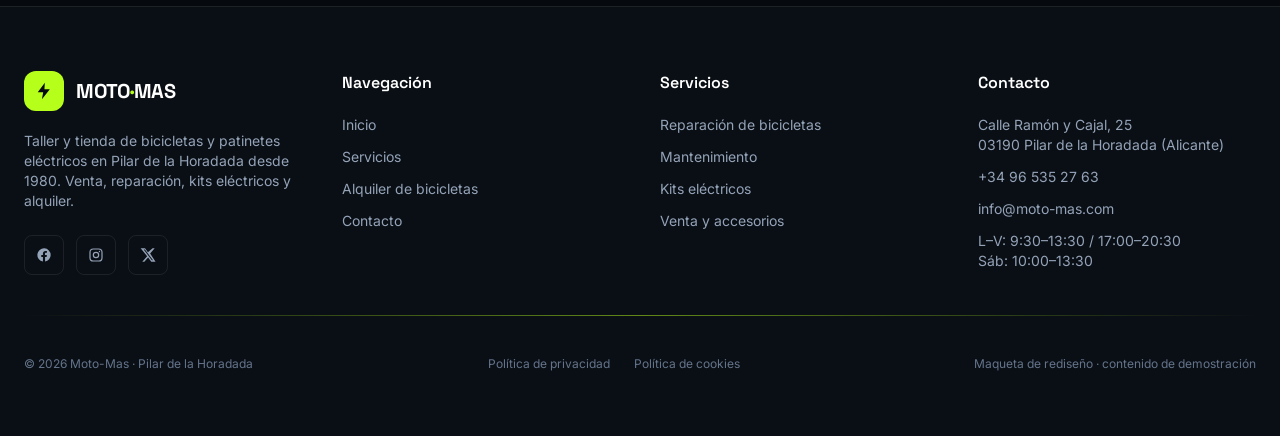
<file: maqueta-1/contacto.html>
<!DOCTYPE html>
<html lang="es">
<head>
  <meta charset="UTF-8">
  <meta name="viewport" content="width=device-width, initial-scale=1.0">
  <title>Contacto · Moto-Mas — Bicicletas y patinetes eléctricos en Pilar de la Horadada</title>
  <meta name="description" content="Contacta con Moto-Mas: Calle Ramón y Cajal 25, Pilar de la Horadada. Teléfono +34 96 535 27 63, info@moto-mas.com. Taller y tienda de bicicletas.">
  <script src="../assets/vendor/tailwind.js"></script>
  <script>
    tailwind.config = {
      theme: {
        extend: {
          colors: {
            ink: { 950: '#06090d', 900: '#0a0f15', 800: '#0f161f', 700: '#16202c' },
            electric: '#b6ff1a'
          },
          fontFamily: {
            display: ['"Space Grotesk"', 'sans-serif'],
            body: ['Inter', 'sans-serif']
          }
        }
      }
    }
  </script>
  <link rel="stylesheet" href="css/estilos.css">
</head>
<body class="font-body">

  <!-- ============ HEADER ============ -->
  <header class="glass fixed top-0 inset-x-0 z-50">
    <div class="max-w-7xl mx-auto px-4 sm:px-6">
      <div class="h-[74px] flex items-center justify-between gap-4">
        <a href="index.html" class="flex items-center gap-3 shrink-0">
          <span class="grid place-items-center w-10 h-10 rounded-xl bg-electric text-ink-950">
            <svg viewBox="0 0 24 24" fill="currentColor" class="w-5 h-5"><path d="M13 2 4.5 13.5H11L9.5 22 19 10h-6.5L13 2z"/></svg>
          </span>
          <span class="leading-none">
            <span class="block font-display font-bold text-xl tracking-tight text-white">MOTO<span class="text-electric">·</span>MAS</span>
            <span class="block text-[10px] uppercase tracking-[0.28em] text-slate-400 mt-1">Bicis & patinetes eléctricos</span>
          </span>
        </a>

        <nav class="hidden lg:flex items-center gap-8 text-sm font-medium text-slate-300">
          <a href="index.html" class="hover:text-white transition">Inicio</a>
          <a href="servicios.html" class="hover:text-white transition">Servicios</a>
          <a href="index.html#alquiler" class="hover:text-white transition">Alquiler</a>
          <a href="index.html#tienda" class="hover:text-white transition">Catálogo</a>
          <a href="contacto.html" class="text-electric">Contacto</a>
        </nav>

        <div class="hidden lg:flex items-center gap-3">
          <a href="tel:+34965352763" class="flex items-center gap-2 text-sm font-semibold text-slate-300 hover:text-electric transition">
            <svg viewBox="0 0 24 24" fill="none" stroke="currentColor" stroke-width="1.8" class="w-4 h-4"><path stroke-linecap="round" stroke-linejoin="round" d="M2.25 6.75c0 8.284 6.716 15 15 15h2.25a2.25 2.25 0 0 0 2.25-2.25v-1.372c0-.516-.351-.966-.852-1.091l-4.423-1.106c-.44-.11-.902.055-1.173.417l-.97 1.293c-.282.376-.769.542-1.21.38a12.035 12.035 0 0 1-7.143-7.143c-.162-.441.004-.928.38-1.21l1.293-.97c.363-.271.527-.734.417-1.173L6.963 3.102a1.125 1.125 0 0 0-1.091-.852H4.5A2.25 2.25 0 0 0 2.25 4.5v2.25z"/></svg>
            96 535 27 63
          </a>
          <a href="index.html#alquiler" class="btn-electric text-sm">Reservar alquiler</a>
        </div>

        <button id="menuBtn" class="lg:hidden grid place-items-center w-11 h-11 rounded-xl border border-line text-slate-200" aria-label="Abrir menú">
          <svg id="iconOpen" viewBox="0 0 24 24" fill="none" stroke="currentColor" stroke-width="2" class="w-6 h-6"><path stroke-linecap="round" d="M4 7h16M4 12h16M4 17h16"/></svg>
          <svg id="iconClose" viewBox="0 0 24 24" fill="none" stroke="currentColor" stroke-width="2" class="w-6 h-6 hidden"><path stroke-linecap="round" d="M6 6l12 12M18 6L6 18"/></svg>
        </button>
      </div>
    </div>

    <div id="mobileMenu" class="hidden lg:hidden border-t border-line bg-ink-950/95 backdrop-blur-xl">
      <nav class="max-w-7xl mx-auto px-4 py-4 flex flex-col gap-1 text-slate-200">
        <a href="index.html" class="px-3 py-3 rounded-lg hover:bg-white/5">Inicio</a>
        <a href="servicios.html" class="px-3 py-3 rounded-lg hover:bg-white/5">Servicios</a>
        <a href="index.html#alquiler" class="px-3 py-3 rounded-lg hover:bg-white/5">Alquiler</a>
        <a href="index.html#tienda" class="px-3 py-3 rounded-lg hover:bg-white/5">Catálogo</a>
        <a href="contacto.html" class="px-3 py-3 rounded-lg bg-white/5 text-electric font-semibold">Contacto</a>
        <div class="h-px bg-white/10 my-2"></div>
        <a href="tel:+34965352763" class="px-3 py-3 rounded-lg hover:bg-white/5">Llamar · 96 535 27 63</a>
        <a href="index.html#alquiler" class="btn-electric justify-center mt-2">Reservar alquiler</a>
      </nav>
    </div>
  </header>

  <main>

    <!-- ============ PAGE HERO ============ -->
    <section class="relative overflow-hidden grid-lines pt-[74px]">
      <div class="glow w-[480px] h-[480px] bg-electric/15 -top-40 -left-24"></div>
      <div class="max-w-7xl mx-auto px-4 sm:px-6 pt-16 pb-12 lg:pt-24 lg:pb-16 relative">
        <p class="text-sm text-slate-500 mb-6"><a href="index.html" class="hover:text-electric transition">Inicio</a> <span class="mx-2">/</span> Contacto</p>
        <span class="chip chip-electric mb-5">Estamos para ayudarte</span>
        <h1 class="font-display text-4xl sm:text-5xl font-bold text-white max-w-3xl leading-[1.08]">
          Hablemos de tu <span class="text-electric">próxima salida</span>
        </h1>
        <p class="mt-6 text-lg text-slate-400 max-w-2xl">
          Pásate por la tienda, llámanos o escríbenos. Te respondemos lo antes posible
          en horario comercial.
        </p>
      </div>
    </section>

    <!-- ============ DATOS + FORM ============ -->
    <section class="pb-20">
      <div class="max-w-7xl mx-auto px-4 sm:px-6">
        <div class="grid lg:grid-cols-[1fr_1.2fr] gap-8">

          <!-- Columna info -->
          <div class="space-y-5">
            <a href="https://www.google.com/maps/search/?api=1&query=Calle+Ram%C3%B3n+y+Cajal+25,+03190+Pilar+de+la+Horadada" target="_blank" rel="noopener" class="card p-6 flex gap-5 items-start reveal group">
              <span class="grid place-items-center w-12 h-12 rounded-xl bg-electric/10 text-electric shrink-0 group-hover:bg-electric group-hover:text-ink-950 transition">
                <svg viewBox="0 0 24 24" fill="none" stroke="currentColor" stroke-width="1.8" class="w-6 h-6"><path stroke-linecap="round" stroke-linejoin="round" d="M15 10.5a3 3 0 1 1-6 0 3 3 0 0 1 6 0z"/><path stroke-linecap="round" stroke-linejoin="round" d="M19.5 10.5c0 7.142-7.5 11.25-7.5 11.25S4.5 17.642 4.5 10.5a7.5 7.5 0 1 1 15 0z"/></svg>
              </span>
              <div>
                <h2 class="font-display font-semibold text-white">Dirección</h2>
                <p class="text-sm text-slate-400 mt-1">Calle Ramón y Cajal, 25<br>03190 Pilar de la Horadada, Alicante</p>
                <p class="text-xs text-electric mt-2">Abrir en Google Maps →</p>
              </div>
            </a>

            <a href="tel:+34965352763" class="card p-6 flex gap-5 items-start reveal group">
              <span class="grid place-items-center w-12 h-12 rounded-xl bg-electric/10 text-electric shrink-0 group-hover:bg-electric group-hover:text-ink-950 transition">
                <svg viewBox="0 0 24 24" fill="none" stroke="currentColor" stroke-width="1.8" class="w-6 h-6"><path stroke-linecap="round" stroke-linejoin="round" d="M2.25 6.75c0 8.284 6.716 15 15 15h2.25a2.25 2.25 0 0 0 2.25-2.25v-1.372c0-.516-.351-.966-.852-1.091l-4.423-1.106c-.44-.11-.902.055-1.173.417l-.97 1.293c-.282.376-.769.542-1.21.38a12.035 12.035 0 0 1-7.143-7.143c-.162-.441.004-.928.38-1.21l1.293-.97c.363-.271.527-.734.417-1.173L6.963 3.102a1.125 1.125 0 0 0-1.091-.852H4.5A2.25 2.25 0 0 0 2.25 4.5v2.25z"/></svg>
              </span>
              <div>
                <h2 class="font-display font-semibold text-white">Teléfono</h2>
                <p class="text-sm text-slate-400 mt-1">+34 96 535 27 63</p>
                <p class="text-xs text-electric mt-2">Llamar ahora →</p>
              </div>
            </a>

            <a href="mailto:info@moto-mas.com" class="card p-6 flex gap-5 items-start reveal group">
              <span class="grid place-items-center w-12 h-12 rounded-xl bg-electric/10 text-electric shrink-0 group-hover:bg-electric group-hover:text-ink-950 transition">
                <svg viewBox="0 0 24 24" fill="none" stroke="currentColor" stroke-width="1.8" class="w-6 h-6"><path stroke-linecap="round" stroke-linejoin="round" d="M21.75 6.75v10.5a2.25 2.25 0 0 1-2.25 2.25h-15a2.25 2.25 0 0 1-2.25-2.25V6.75m19.5 0A2.25 2.25 0 0 0 19.5 4.5h-15a2.25 2.25 0 0 0-2.25 2.25m19.5 0v.243a2.25 2.25 0 0 1-1.07 1.916l-7.5 4.615a2.25 2.25 0 0 1-2.36 0L3.32 8.91a2.25 2.25 0 0 1-1.07-1.916V6.75"/></svg>
              </span>
              <div>
                <h2 class="font-display font-semibold text-white">Email</h2>
                <p class="text-sm text-slate-400 mt-1">info@moto-mas.com</p>
                <p class="text-xs text-electric mt-2">Escribir correo →</p>
              </div>
            </a>

            <div class="card p-6 flex gap-5 items-start reveal">
              <span class="grid place-items-center w-12 h-12 rounded-xl bg-electric/10 text-electric shrink-0">
                <svg viewBox="0 0 24 24" fill="none" stroke="currentColor" stroke-width="1.8" class="w-6 h-6"><path stroke-linecap="round" stroke-linejoin="round" d="M12 6v6h4.5m4.5 0a9 9 0 1 1-18 0 9 9 0 0 1 18 0z"/></svg>
              </span>
              <div>
                <h2 class="font-display font-semibold text-white">Horario</h2>
                <p class="text-sm text-slate-400 mt-1">Lunes a viernes: 9:30–13:30 / 17:00–20:30<br>Sábado: 10:00–13:30<br>Domingo: cerrado</p>
              </div>
            </div>

            <div class="flex gap-3">
              <a href="https://www.facebook.com/motomas.pilardelahoradada/" target="_blank" rel="noopener" aria-label="Facebook" class="grid place-items-center w-11 h-11 rounded-lg border border-line text-slate-400 hover:text-electric hover:border-electric/50 transition">
                <svg viewBox="0 0 24 24" fill="currentColor" class="w-5 h-5"><path d="M22 12a10 10 0 1 0-11.6 9.9v-7H7.9V12h2.5V9.8c0-2.5 1.5-3.9 3.8-3.9 1.1 0 2.2.2 2.2.2v2.5h-1.3c-1.2 0-1.6.8-1.6 1.6V12h2.8l-.4 2.9h-2.3v7A10 10 0 0 0 22 12z"/></svg>
              </a>
              <a href="https://www.instagram.com/rentbikepilar/" target="_blank" rel="noopener" aria-label="Instagram" class="grid place-items-center w-11 h-11 rounded-lg border border-line text-slate-400 hover:text-electric hover:border-electric/50 transition">
                <svg viewBox="0 0 24 24" fill="none" stroke="currentColor" stroke-width="1.8" class="w-5 h-5"><rect x="3" y="3" width="18" height="18" rx="5"/><circle cx="12" cy="12" r="4"/><circle cx="17.2" cy="6.8" r="1" fill="currentColor" stroke="none"/></svg>
              </a>
              <a href="https://twitter.com/rentbikepilar" target="_blank" rel="noopener" aria-label="Twitter" class="grid place-items-center w-11 h-11 rounded-lg border border-line text-slate-400 hover:text-electric hover:border-electric/50 transition">
                <svg viewBox="0 0 24 24" fill="currentColor" class="w-5 h-5"><path d="M18.9 2H22l-6.8 7.8L23.3 22h-6.3l-4.9-6.4L6.5 22H3.4l7.3-8.3L1 2h6.5l4.4 5.8L18.9 2zm-1.1 18h1.7L7.3 3.8H5.5L17.8 20z"/></svg>
              </a>
            </div>
          </div>

          <!-- Formulario -->
          <div class="card p-7 sm:p-10 reveal">
            <h2 class="font-display text-2xl font-bold text-white">Cuéntanos qué necesitas</h2>
            <p class="text-sm text-slate-400 mt-2 mb-8">Reparación, kit eléctrico, compra de bici o alquiler: dinos qué necesitas y te respondemos.</p>

            <form id="formContacto" class="grid grid-cols-2 gap-5">
              <input required type="text" placeholder="Nombre y apellidos" class="field col-span-2 sm:col-span-1">
              <input required type="email" placeholder="Email" class="field col-span-2 sm:col-span-1">
              <input required type="tel" placeholder="Teléfono" class="field col-span-2 sm:col-span-1">
              <select class="field col-span-2 sm:col-span-1">
                <option>Motivo…</option>
                <option>Reparación / mantenimiento</option>
                <option>Kit eléctrico</option>
                <option>Compra de bici o patinete</option>
                <option>Alquiler de bicicletas</option>
                <option>Otro</option>
              </select>
              <textarea required rows="5" placeholder="Escribe tu mensaje…" class="field col-span-2"></textarea>
              <label class="col-span-2 flex items-start gap-3 text-xs text-slate-400">
                <input required type="checkbox" class="mt-0.5 accent-[#b6ff1a] w-4 h-4">
                <span>Acepto la <a href="#" class="text-electric hover:underline">política de privacidad</a> y el tratamiento de mis datos para responder a esta consulta.</span>
              </label>
              <button type="submit" class="btn-electric justify-center col-span-2">Enviar mensaje</button>
              <p class="form-ok hidden col-span-2 text-sm text-electric font-semibold">¡Gracias! Hemos recibido tu mensaje. Te responderemos en breve. (demo de maqueta)</p>
            </form>
          </div>
        </div>
      </div>
    </section>

    <!-- ============ MAPA ============ -->
    <section class="relative h-[420px] border-t border-line">
      <iframe title="Mapa de Moto-Mas en Pilar de la Horadada" src="https://www.google.com/maps?q=Calle+Ram%C3%B3n+y+Cajal+25,+03190+Pilar+de+la+Horadada,+Alicante&output=embed" class="absolute inset-0 w-full h-full grayscale contrast-125 opacity-80" loading="lazy"></iframe>
      <div class="absolute bottom-6 left-1/2 -translate-x-1/2">
        <div class="glass rounded-xl px-6 py-4 flex items-center gap-4">
          <span class="grid place-items-center w-10 h-10 rounded-lg bg-electric text-ink-950">
            <svg viewBox="0 0 24 24" fill="none" stroke="currentColor" stroke-width="2" class="w-5 h-5"><path stroke-linecap="round" stroke-linejoin="round" d="M15 10.5a3 3 0 1 1-6 0 3 3 0 0 1 6 0z"/><path stroke-linecap="round" stroke-linejoin="round" d="M19.5 10.5c0 7.142-7.5 11.25-7.5 11.25S4.5 17.642 4.5 10.5a7.5 7.5 0 1 1 15 0z"/></svg>
          </span>
          <div>
            <p class="text-sm font-semibold text-white">Moto-Mas · Bicis & patinetes eléctricos</p>
            <p class="text-xs text-slate-400">Calle Ramón y Cajal, 25 · Pilar de la Horadada</p>
          </div>
        </div>
      </div>
    </section>
  </main>

  <!-- ============ FOOTER ============ -->
  <footer class="bg-ink-900 border-t border-line">
    <div class="max-w-7xl mx-auto px-4 sm:px-6 py-16">
      <div class="grid md:grid-cols-2 lg:grid-cols-4 gap-10">
        <div>
          <a href="index.html" class="flex items-center gap-3">
            <span class="grid place-items-center w-10 h-10 rounded-xl bg-electric text-ink-950">
              <svg viewBox="0 0 24 24" fill="currentColor" class="w-5 h-5"><path d="M13 2 4.5 13.5H11L9.5 22 19 10h-6.5L13 2z"/></svg>
            </span>
            <span class="font-display font-bold text-xl tracking-tight text-white">MOTO<span class="text-electric">·</span>MAS</span>
          </a>
          <p class="text-sm text-slate-400 mt-5">Taller y tienda de bicicletas y patinetes eléctricos en Pilar de la Horadada desde 1980. Venta, reparación, kits eléctricos y alquiler.</p>
          <div class="flex gap-3 mt-6">
            <a href="https://www.facebook.com/motomas.pilardelahoradada/" target="_blank" rel="noopener" aria-label="Facebook" class="grid place-items-center w-10 h-10 rounded-lg border border-line text-slate-400 hover:text-electric hover:border-electric/50 transition">
              <svg viewBox="0 0 24 24" fill="currentColor" class="w-4 h-4"><path d="M22 12a10 10 0 1 0-11.6 9.9v-7H7.9V12h2.5V9.8c0-2.5 1.5-3.9 3.8-3.9 1.1 0 2.2.2 2.2.2v2.5h-1.3c-1.2 0-1.6.8-1.6 1.6V12h2.8l-.4 2.9h-2.3v7A10 10 0 0 0 22 12z"/></svg>
            </a>
            <a href="https://www.instagram.com/rentbikepilar/" target="_blank" rel="noopener" aria-label="Instagram" class="grid place-items-center w-10 h-10 rounded-lg border border-line text-slate-400 hover:text-electric hover:border-electric/50 transition">
              <svg viewBox="0 0 24 24" fill="none" stroke="currentColor" stroke-width="1.8" class="w-4 h-4"><rect x="3" y="3" width="18" height="18" rx="5"/><circle cx="12" cy="12" r="4"/><circle cx="17.2" cy="6.8" r="1" fill="currentColor" stroke="none"/></svg>
            </a>
            <a href="https://twitter.com/rentbikepilar" target="_blank" rel="noopener" aria-label="Twitter" class="grid place-items-center w-10 h-10 rounded-lg border border-line text-slate-400 hover:text-electric hover:border-electric/50 transition">
              <svg viewBox="0 0 24 24" fill="currentColor" class="w-4 h-4"><path d="M18.9 2H22l-6.8 7.8L23.3 22h-6.3l-4.9-6.4L6.5 22H3.4l7.3-8.3L1 2h6.5l4.4 5.8L18.9 2zm-1.1 18h1.7L7.3 3.8H5.5L17.8 20z"/></svg>
            </a>
          </div>
        </div>

        <div>
          <h3 class="font-display font-semibold text-white">Navegación</h3>
          <ul class="mt-5 space-y-3 text-sm text-slate-400">
            <li><a href="index.html" class="hover:text-electric transition">Inicio</a></li>
            <li><a href="servicios.html" class="hover:text-electric transition">Servicios</a></li>
            <li><a href="index.html#alquiler" class="hover:text-electric transition">Alquiler de bicicletas</a></li>
            <li><a href="contacto.html" class="hover:text-electric transition">Contacto</a></li>
          </ul>
        </div>

        <div>
          <h3 class="font-display font-semibold text-white">Servicios</h3>
          <ul class="mt-5 space-y-3 text-sm text-slate-400">
            <li><a href="servicios.html#reparacion" class="hover:text-electric transition">Reparación de bicicletas</a></li>
            <li><a href="servicios.html#mantenimiento" class="hover:text-electric transition">Mantenimiento</a></li>
            <li><a href="servicios.html#kits" class="hover:text-electric transition">Kits eléctricos</a></li>
            <li><a href="servicios.html#tienda" class="hover:text-electric transition">Venta y accesorios</a></li>
          </ul>
        </div>

        <div>
          <h3 class="font-display font-semibold text-white">Contacto</h3>
          <ul class="mt-5 space-y-3 text-sm text-slate-400">
            <li>Calle Ramón y Cajal, 25<br>03190 Pilar de la Horadada (Alicante)</li>
            <li><a href="tel:+34965352763" class="hover:text-electric transition">+34 96 535 27 63</a></li>
            <li><a href="mailto:info@moto-mas.com" class="hover:text-electric transition">info@moto-mas.com</a></li>
            <li>L–V: 9:30–13:30 / 17:00–20:30<br>Sáb: 10:00–13:30</li>
          </ul>
        </div>
      </div>

      <div class="divider-glow my-10"></div>

      <div class="flex flex-col sm:flex-row items-center justify-between gap-4 text-xs text-slate-500">
        <p>© <span id="year">2026</span> Moto-Mas · Pilar de la Horadada</p>
        <div class="flex gap-6">
          <a href="#" class="hover:text-electric transition">Política de privacidad</a>
          <a href="#" class="hover:text-electric transition">Política de cookies</a>
        </div>
        <p>Maqueta de rediseño · contenido de demostración</p>
      </div>
    </div>
  </footer>

  <script>
    const menuBtn = document.getElementById('menuBtn');
    const mobileMenu = document.getElementById('mobileMenu');
    const iconOpen = document.getElementById('iconOpen');
    const iconClose = document.getElementById('iconClose');
    menuBtn.addEventListener('click', () => {
      mobileMenu.classList.toggle('hidden');
      iconOpen.classList.toggle('hidden');
      iconClose.classList.toggle('hidden');
    });
    mobileMenu.querySelectorAll('a').forEach(a => a.addEventListener('click', () => {
      mobileMenu.classList.add('hidden');
      iconOpen.classList.remove('hidden');
      iconClose.classList.add('hidden');
    }));

    const observer = new IntersectionObserver((entries) => {
      entries.forEach(e => { if (e.isIntersecting) { e.target.classList.add('in'); observer.unobserve(e.target); } });
    }, { threshold: 0.15 });
    document.querySelectorAll('.reveal').forEach(el => observer.observe(el));

    const form = document.getElementById('formContacto');
    form.addEventListener('submit', (e) => {
      e.preventDefault();
      form.querySelector('.form-ok').classList.remove('hidden');
      form.reset();
    });

    document.getElementById('year').textContent = new Date().getFullYear();
  </script>
</body>
</html>
</file>
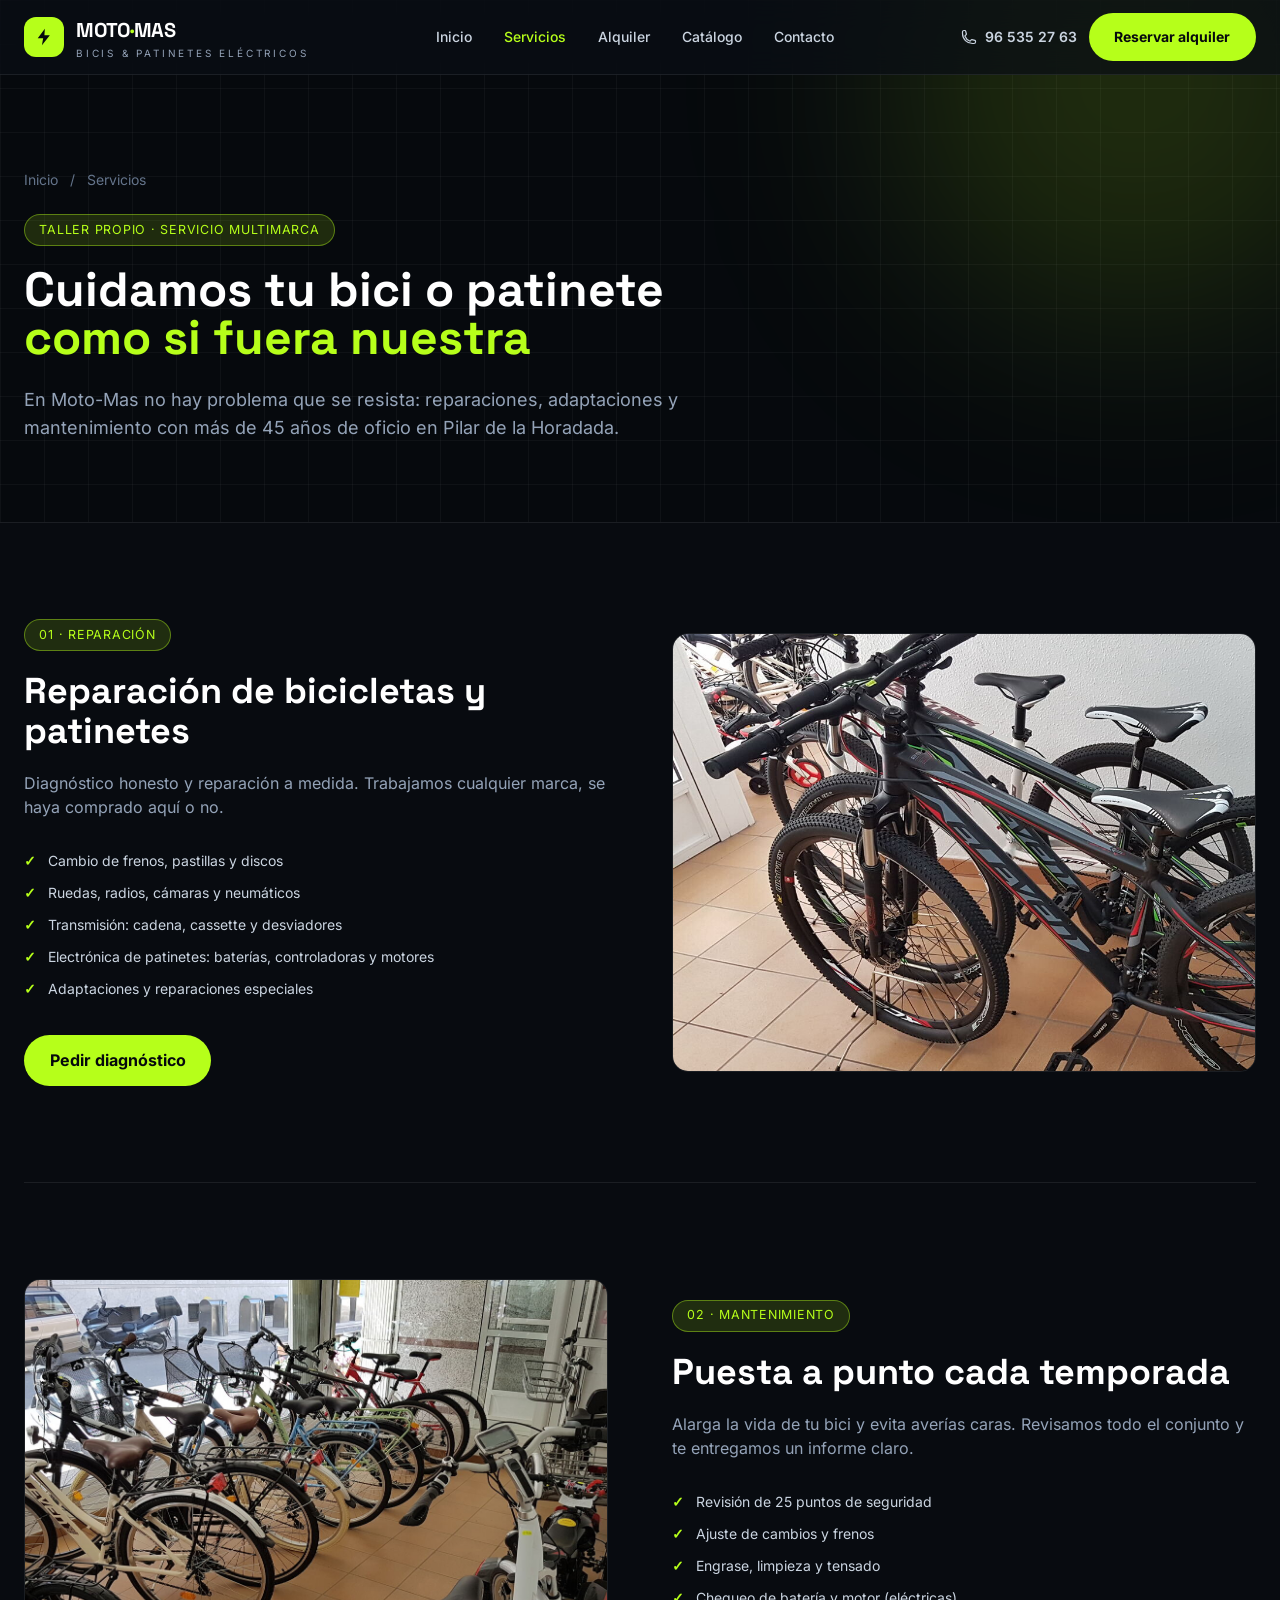
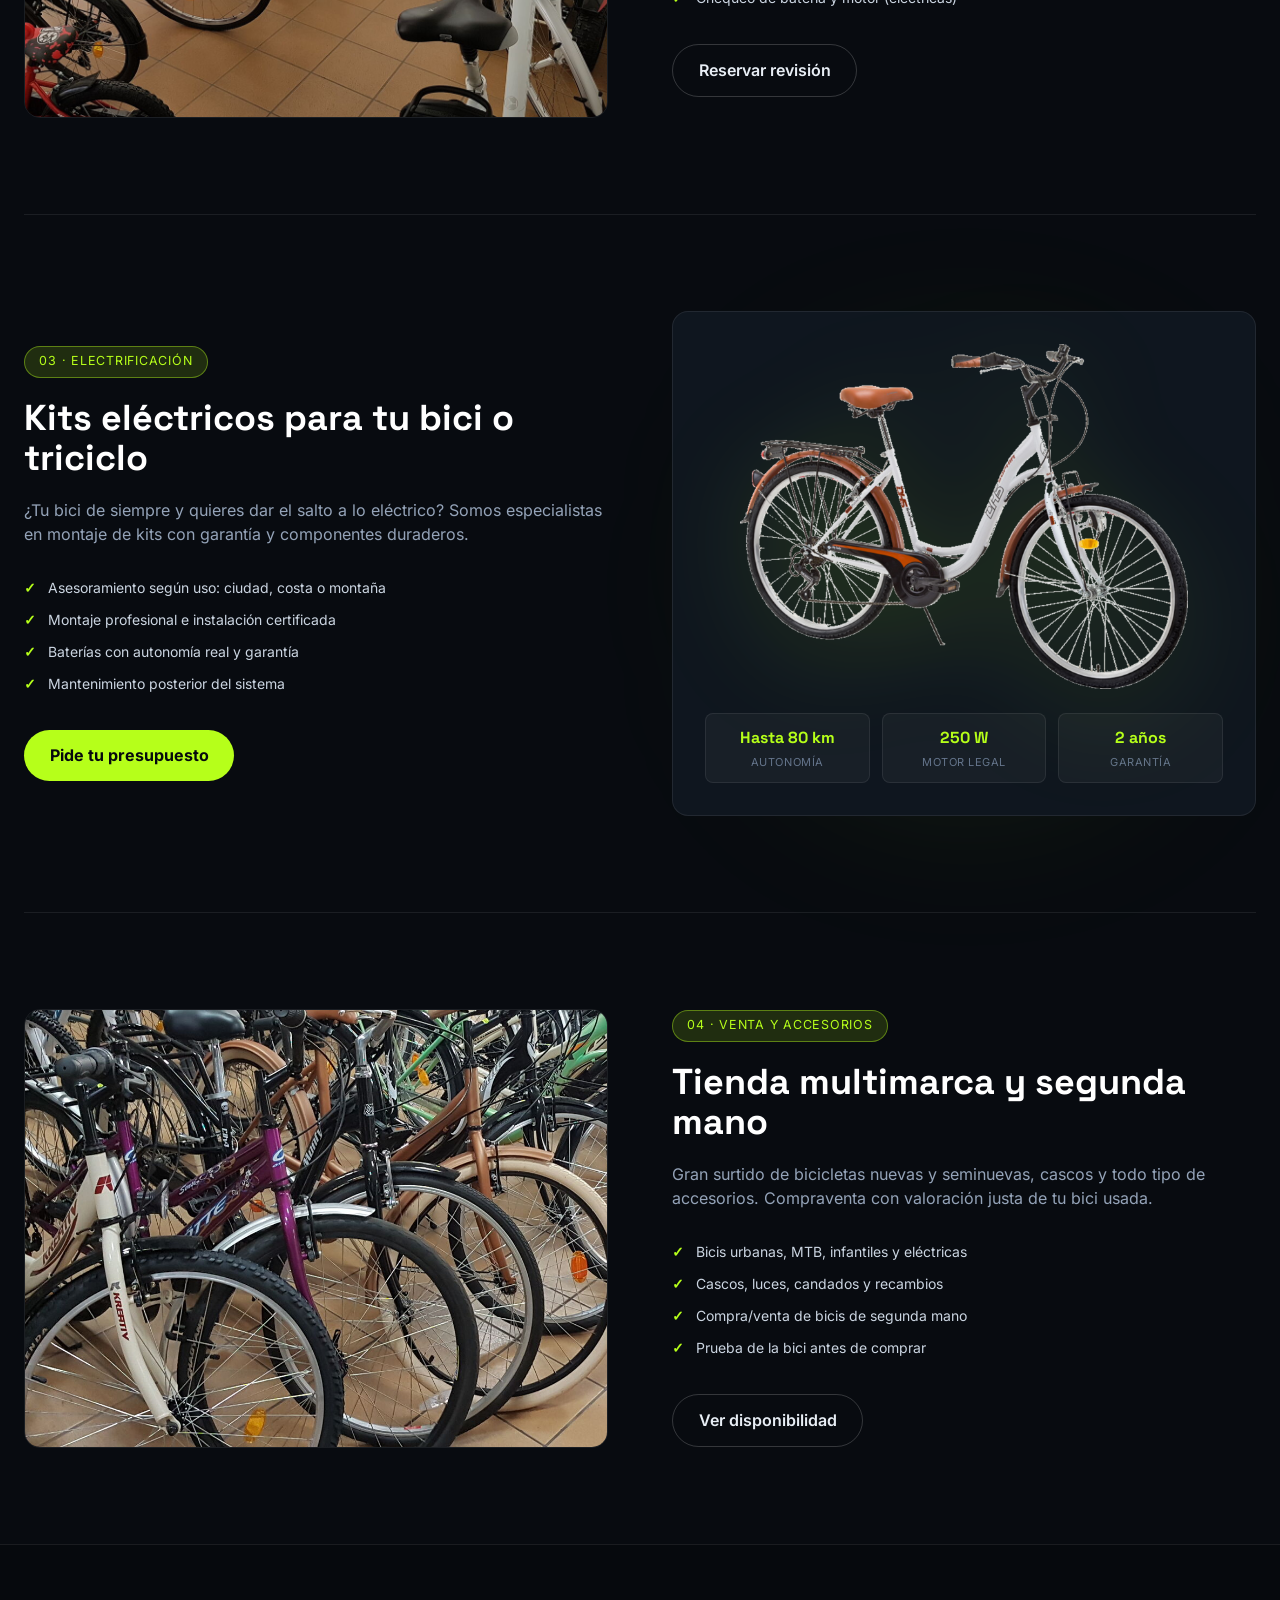
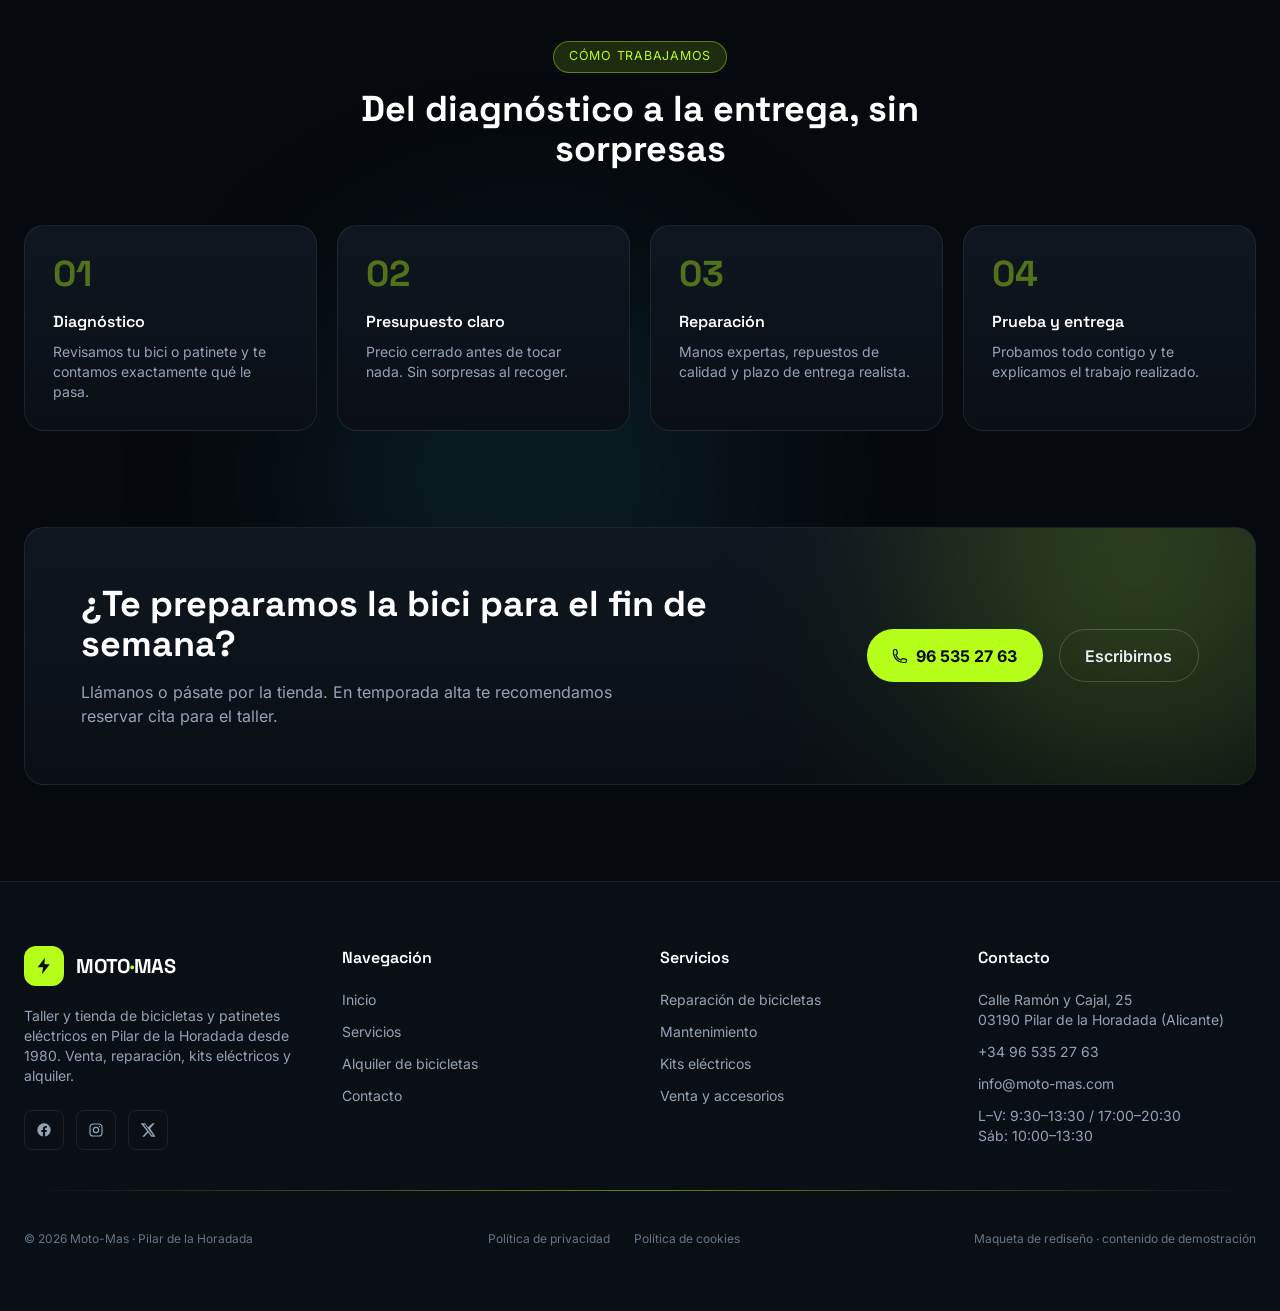
<file: maqueta-1/servicios.html>
<!DOCTYPE html>
<html lang="es">
<head>
  <meta charset="UTF-8">
  <meta name="viewport" content="width=device-width, initial-scale=1.0">
  <title>Servicios · Moto-Mas — Taller de bicicletas y patinetes eléctricos</title>
  <meta name="description" content="Reparación de bicicletas, mantenimiento, kits eléctricos, venta de accesorios y alquiler. Servicio técnico multimarca en Pilar de la Horadada.">
  <script src="../assets/vendor/tailwind.js"></script>
  <script>
    tailwind.config = {
      theme: {
        extend: {
          colors: {
            ink: { 950: '#06090d', 900: '#0a0f15', 800: '#0f161f', 700: '#16202c' },
            electric: '#b6ff1a'
          },
          fontFamily: {
            display: ['"Space Grotesk"', 'sans-serif'],
            body: ['Inter', 'sans-serif']
          }
        }
      }
    }
  </script>
  <link rel="stylesheet" href="css/estilos.css">
</head>
<body class="font-body">

  <!-- ============ HEADER ============ -->
  <header class="glass fixed top-0 inset-x-0 z-50">
    <div class="max-w-7xl mx-auto px-4 sm:px-6">
      <div class="h-[74px] flex items-center justify-between gap-4">
        <a href="index.html" class="flex items-center gap-3 shrink-0">
          <span class="grid place-items-center w-10 h-10 rounded-xl bg-electric text-ink-950">
            <svg viewBox="0 0 24 24" fill="currentColor" class="w-5 h-5"><path d="M13 2 4.5 13.5H11L9.5 22 19 10h-6.5L13 2z"/></svg>
          </span>
          <span class="leading-none">
            <span class="block font-display font-bold text-xl tracking-tight text-white">MOTO<span class="text-electric">·</span>MAS</span>
            <span class="block text-[10px] uppercase tracking-[0.28em] text-slate-400 mt-1">Bicis & patinetes eléctricos</span>
          </span>
        </a>

        <nav class="hidden lg:flex items-center gap-8 text-sm font-medium text-slate-300">
          <a href="index.html" class="hover:text-white transition">Inicio</a>
          <a href="servicios.html" class="text-electric">Servicios</a>
          <a href="index.html#alquiler" class="hover:text-white transition">Alquiler</a>
          <a href="index.html#tienda" class="hover:text-white transition">Catálogo</a>
          <a href="contacto.html" class="hover:text-white transition">Contacto</a>
        </nav>

        <div class="hidden lg:flex items-center gap-3">
          <a href="tel:+34965352763" class="flex items-center gap-2 text-sm font-semibold text-slate-300 hover:text-electric transition">
            <svg viewBox="0 0 24 24" fill="none" stroke="currentColor" stroke-width="1.8" class="w-4 h-4"><path stroke-linecap="round" stroke-linejoin="round" d="M2.25 6.75c0 8.284 6.716 15 15 15h2.25a2.25 2.25 0 0 0 2.25-2.25v-1.372c0-.516-.351-.966-.852-1.091l-4.423-1.106c-.44-.11-.902.055-1.173.417l-.97 1.293c-.282.376-.769.542-1.21.38a12.035 12.035 0 0 1-7.143-7.143c-.162-.441.004-.928.38-1.21l1.293-.97c.363-.271.527-.734.417-1.173L6.963 3.102a1.125 1.125 0 0 0-1.091-.852H4.5A2.25 2.25 0 0 0 2.25 4.5v2.25z"/></svg>
            96 535 27 63
          </a>
          <a href="index.html#alquiler" class="btn-electric text-sm">Reservar alquiler</a>
        </div>

        <button id="menuBtn" class="lg:hidden grid place-items-center w-11 h-11 rounded-xl border border-line text-slate-200" aria-label="Abrir menú">
          <svg id="iconOpen" viewBox="0 0 24 24" fill="none" stroke="currentColor" stroke-width="2" class="w-6 h-6"><path stroke-linecap="round" d="M4 7h16M4 12h16M4 17h16"/></svg>
          <svg id="iconClose" viewBox="0 0 24 24" fill="none" stroke="currentColor" stroke-width="2" class="w-6 h-6 hidden"><path stroke-linecap="round" d="M6 6l12 12M18 6L6 18"/></svg>
        </button>
      </div>
    </div>

    <div id="mobileMenu" class="hidden lg:hidden border-t border-line bg-ink-950/95 backdrop-blur-xl">
      <nav class="max-w-7xl mx-auto px-4 py-4 flex flex-col gap-1 text-slate-200">
        <a href="index.html" class="px-3 py-3 rounded-lg hover:bg-white/5">Inicio</a>
        <a href="servicios.html" class="px-3 py-3 rounded-lg bg-white/5 text-electric font-semibold">Servicios</a>
        <a href="index.html#alquiler" class="px-3 py-3 rounded-lg hover:bg-white/5">Alquiler</a>
        <a href="index.html#tienda" class="px-3 py-3 rounded-lg hover:bg-white/5">Catálogo</a>
        <a href="contacto.html" class="px-3 py-3 rounded-lg hover:bg-white/5">Contacto</a>
        <div class="h-px bg-white/10 my-2"></div>
        <a href="tel:+34965352763" class="px-3 py-3 rounded-lg hover:bg-white/5">Llamar · 96 535 27 63</a>
        <a href="index.html#alquiler" class="btn-electric justify-center mt-2">Reservar alquiler</a>
      </nav>
    </div>
  </header>

  <main>

    <!-- ============ PAGE HERO ============ -->
    <section class="relative overflow-hidden grid-lines pt-[74px]">
      <div class="glow w-[480px] h-[480px] bg-electric/15 -top-40 -right-24"></div>
      <div class="max-w-7xl mx-auto px-4 sm:px-6 pt-16 pb-16 lg:pt-24 lg:pb-20 relative">
        <p class="text-sm text-slate-500 mb-6"><a href="index.html" class="hover:text-electric transition">Inicio</a> <span class="mx-2">/</span> Servicios</p>
        <span class="chip chip-electric mb-5">Taller propio · Servicio multimarca</span>
        <h1 class="font-display text-4xl sm:text-5xl font-bold text-white max-w-3xl leading-[1.08]">
          Cuidamos tu bici o patinete <span class="text-electric">como si fuera nuestra</span>
        </h1>
        <p class="mt-6 text-lg text-slate-400 max-w-2xl">
          En Moto-Mas no hay problema que se resista: reparaciones, adaptaciones y mantenimiento
          con más de 45 años de oficio en Pilar de la Horadada.
        </p>
      </div>
    </section>

    <!-- ============ SERVICIOS DETALLE ============ -->
    <section class="border-t border-line bg-ink-900/40">
      <div class="max-w-7xl mx-auto px-4 sm:px-6">

        <!-- Reparación -->
        <div id="reparacion" class="grid lg:grid-cols-2 gap-12 lg:gap-16 items-center py-20 lg:py-24 border-b border-line">
          <div class="reveal">
            <span class="chip chip-electric mb-5">01 · Reparación</span>
            <h2 class="font-display text-3xl sm:text-4xl font-bold text-white">Reparación de bicicletas y patinetes</h2>
            <p class="mt-5 text-slate-400">Diagnóstico honesto y reparación a medida. Trabajamos cualquier marca, se haya comprado aquí o no.</p>
            <ul class="mt-8 space-y-3 text-sm text-slate-300">
              <li class="flex items-center gap-3"><span class="text-electric font-bold">✓</span> Cambio de frenos, pastillas y discos</li>
              <li class="flex items-center gap-3"><span class="text-electric font-bold">✓</span> Ruedas, radios, cámaras y neumáticos</li>
              <li class="flex items-center gap-3"><span class="text-electric font-bold">✓</span> Transmisión: cadena, cassette y desviadores</li>
              <li class="flex items-center gap-3"><span class="text-electric font-bold">✓</span> Electrónica de patinetes: baterías, controladoras y motores</li>
              <li class="flex items-center gap-3"><span class="text-electric font-bold">✓</span> Adaptaciones y reparaciones especiales</li>
            </ul>
            <a href="contacto.html" class="btn-electric mt-9">Pedir diagnóstico</a>
          </div>
          <div class="reveal relative">
            <div class="rounded-2xl overflow-hidden border border-line">
              <img src="../assets/img/mtb-taller.jpg" alt="Bicicletas de montaña preparadas en el taller" class="img-cover aspect-[4/3]">
            </div>
          </div>
        </div>

        <!-- Mantenimiento -->
        <div id="mantenimiento" class="grid lg:grid-cols-2 gap-12 lg:gap-16 items-center py-20 lg:py-24 border-b border-line">
          <div class="reveal order-2 lg:order-1 relative">
            <div class="rounded-2xl overflow-hidden border border-line">
              <img src="../assets/img/taller-bicis.jpg" alt="Mantenimiento de bicicletas en tienda" class="img-cover aspect-[4/3]">
            </div>
          </div>
          <div class="reveal order-1 lg:order-2">
            <span class="chip chip-electric mb-5">02 · Mantenimiento</span>
            <h2 class="font-display text-3xl sm:text-4xl font-bold text-white">Puesta a punto cada temporada</h2>
            <p class="mt-5 text-slate-400">Alarga la vida de tu bici y evita averías caras. Revisamos todo el conjunto y te entregamos un informe claro.</p>
            <ul class="mt-8 space-y-3 text-sm text-slate-300">
              <li class="flex items-center gap-3"><span class="text-electric font-bold">✓</span> Revisión de 25 puntos de seguridad</li>
              <li class="flex items-center gap-3"><span class="text-electric font-bold">✓</span> Ajuste de cambios y frenos</li>
              <li class="flex items-center gap-3"><span class="text-electric font-bold">✓</span> Engrase, limpieza y tensado</li>
              <li class="flex items-center gap-3"><span class="text-electric font-bold">✓</span> Chequeo de batería y motor (eléctricas)</li>
            </ul>
            <a href="contacto.html" class="btn-ghost mt-9">Reservar revisión</a>
          </div>
        </div>

        <!-- Kits eléctricos -->
        <div id="kits" class="grid lg:grid-cols-2 gap-12 lg:gap-16 items-center py-20 lg:py-24 border-b border-line">
          <div class="reveal">
            <span class="chip chip-electric mb-5">03 · Electrificación</span>
            <h2 class="font-display text-3xl sm:text-4xl font-bold text-white">Kits eléctricos para tu bici o triciclo</h2>
            <p class="mt-5 text-slate-400">¿Tu bici de siempre y quieres dar el salto a lo eléctrico? Somos especialistas en montaje de kits con garantía y componentes duraderos.</p>
            <ul class="mt-8 space-y-3 text-sm text-slate-300">
              <li class="flex items-center gap-3"><span class="text-electric font-bold">✓</span> Asesoramiento según uso: ciudad, costa o montaña</li>
              <li class="flex items-center gap-3"><span class="text-electric font-bold">✓</span> Montaje profesional e instalación certificada</li>
              <li class="flex items-center gap-3"><span class="text-electric font-bold">✓</span> Baterías con autonomía real y garantía</li>
              <li class="flex items-center gap-3"><span class="text-electric font-bold">✓</span> Mantenimiento posterior del sistema</li>
            </ul>
            <a href="contacto.html" class="btn-electric mt-9">Pide tu presupuesto</a>
          </div>
          <div class="reveal relative">
            <div class="glow w-[300px] h-[300px] bg-electric/20 top-1/4 left-1/4"></div>
            <div class="rounded-2xl bg-ink-800 border border-line p-8 relative">
              <img src="../assets/img/bici-city.png" alt="Bicicleta preparada para kit eléctrico" class="w-full max-w-md mx-auto animate-floaty drop-shadow-[0_24px_50px_rgba(182,255,26,0.18)]">
              <div class="grid grid-cols-3 gap-3 mt-6 text-center">
                <div class="rounded-lg bg-white/[0.04] border border-line py-3">
                  <p class="font-display font-bold text-electric">Hasta 80 km</p>
                  <p class="text-[11px] text-slate-500 uppercase tracking-wider mt-1">Autonomía</p>
                </div>
                <div class="rounded-lg bg-white/[0.04] border border-line py-3">
                  <p class="font-display font-bold text-electric">250 W</p>
                  <p class="text-[11px] text-slate-500 uppercase tracking-wider mt-1">Motor legal</p>
                </div>
                <div class="rounded-lg bg-white/[0.04] border border-line py-3">
                  <p class="font-display font-bold text-electric">2 años</p>
                  <p class="text-[11px] text-slate-500 uppercase tracking-wider mt-1">Garantía</p>
                </div>
              </div>
            </div>
          </div>
        </div>

        <!-- Venta y accesorios -->
        <div id="tienda" class="grid lg:grid-cols-2 gap-12 lg:gap-16 items-center py-20 lg:py-24">
          <div class="reveal order-2 lg:order-1 relative">
            <div class="rounded-2xl overflow-hidden border border-line">
              <img src="../assets/img/exposicion-bicis.jpg" alt="Exposición de bicicletas en la tienda" class="img-cover aspect-[4/3]">
            </div>
          </div>
          <div class="reveal order-1 lg:order-2">
            <span class="chip chip-electric mb-5">04 · Venta y accesorios</span>
            <h2 class="font-display text-3xl sm:text-4xl font-bold text-white">Tienda multimarca y segunda mano</h2>
            <p class="mt-5 text-slate-400">Gran surtido de bicicletas nuevas y seminuevas, cascos y todo tipo de accesorios. Compraventa con valoración justa de tu bici usada.</p>
            <ul class="mt-8 space-y-3 text-sm text-slate-300">
              <li class="flex items-center gap-3"><span class="text-electric font-bold">✓</span> Bicis urbanas, MTB, infantiles y eléctricas</li>
              <li class="flex items-center gap-3"><span class="text-electric font-bold">✓</span> Cascos, luces, candados y recambios</li>
              <li class="flex items-center gap-3"><span class="text-electric font-bold">✓</span> Compra/venta de bicis de segunda mano</li>
              <li class="flex items-center gap-3"><span class="text-electric font-bold">✓</span> Prueba de la bici antes de comprar</li>
            </ul>
            <a href="contacto.html" class="btn-ghost mt-9">Ver disponibilidad</a>
          </div>
        </div>

      </div>
    </section>

    <!-- ============ PROCESO ============ -->
    <section class="py-20 lg:py-24 border-t border-line relative overflow-hidden">
      <div class="glow w-[420px] h-[420px] bg-cyan-400/10 -bottom-40 left-1/4"></div>
      <div class="max-w-7xl mx-auto px-4 sm:px-6 relative">
        <div class="text-center max-w-2xl mx-auto mb-14 reveal">
          <p class="chip chip-electric mb-4">Cómo trabajamos</p>
          <h2 class="font-display text-3xl sm:text-4xl font-bold text-white">Del diagnóstico a la entrega, sin sorpresas</h2>
        </div>
        <div class="grid sm:grid-cols-2 lg:grid-cols-4 gap-5">
          <div class="card p-7 reveal">
            <p class="font-display text-4xl font-bold text-electric/40">01</p>
            <h3 class="font-display font-semibold text-white mt-4">Diagnóstico</h3>
            <p class="text-sm text-slate-400 mt-2">Revisamos tu bici o patinete y te contamos exactamente qué le pasa.</p>
          </div>
          <div class="card p-7 reveal">
            <p class="font-display text-4xl font-bold text-electric/40">02</p>
            <h3 class="font-display font-semibold text-white mt-4">Presupuesto claro</h3>
            <p class="text-sm text-slate-400 mt-2">Precio cerrado antes de tocar nada. Sin sorpresas al recoger.</p>
          </div>
          <div class="card p-7 reveal">
            <p class="font-display text-4xl font-bold text-electric/40">03</p>
            <h3 class="font-display font-semibold text-white mt-4">Reparación</h3>
            <p class="text-sm text-slate-400 mt-2">Manos expertas, repuestos de calidad y plazo de entrega realista.</p>
          </div>
          <div class="card p-7 reveal">
            <p class="font-display text-4xl font-bold text-electric/40">04</p>
            <h3 class="font-display font-semibold text-white mt-4">Prueba y entrega</h3>
            <p class="text-sm text-slate-400 mt-2">Probamos todo contigo y te explicamos el trabajo realizado.</p>
          </div>
        </div>
      </div>
    </section>

    <!-- ============ CTA ============ -->
    <section class="pb-24">
      <div class="max-w-7xl mx-auto px-4 sm:px-6">
        <div class="card p-10 lg:p-14 reveal relative overflow-hidden">
          <div class="glow w-[400px] h-[400px] bg-electric/20 -top-40 -right-20"></div>
          <div class="relative grid lg:grid-cols-[1.5fr_1fr] gap-8 items-center">
            <div>
              <h2 class="font-display text-3xl sm:text-4xl font-bold text-white">¿Te preparamos la bici para el fin de semana?</h2>
              <p class="mt-4 text-slate-400 max-w-xl">Llámanos o pásate por la tienda. En temporada alta te recomendamos reservar cita para el taller.</p>
            </div>
            <div class="flex flex-wrap gap-4 lg:justify-end">
              <a href="tel:+34965352763" class="btn-electric">
                <svg viewBox="0 0 24 24" fill="none" stroke="currentColor" stroke-width="1.8" class="w-4 h-4"><path stroke-linecap="round" stroke-linejoin="round" d="M2.25 6.75c0 8.284 6.716 15 15 15h2.25a2.25 2.25 0 0 0 2.25-2.25v-1.372c0-.516-.351-.966-.852-1.091l-4.423-1.106c-.44-.11-.902.055-1.173.417l-.97 1.293c-.282.376-.769.542-1.21.38a12.035 12.035 0 0 1-7.143-7.143c-.162-.441.004-.928.38-1.21l1.293-.97c.363-.271.527-.734.417-1.173L6.963 3.102a1.125 1.125 0 0 0-1.091-.852H4.5A2.25 2.25 0 0 0 2.25 4.5v2.25z"/></svg>
                96 535 27 63
              </a>
              <a href="contacto.html" class="btn-ghost">Escribirnos</a>
            </div>
          </div>
        </div>
      </div>
    </section>
  </main>

  <!-- ============ FOOTER ============ -->
  <footer class="bg-ink-900 border-t border-line">
    <div class="max-w-7xl mx-auto px-4 sm:px-6 py-16">
      <div class="grid md:grid-cols-2 lg:grid-cols-4 gap-10">
        <div>
          <a href="index.html" class="flex items-center gap-3">
            <span class="grid place-items-center w-10 h-10 rounded-xl bg-electric text-ink-950">
              <svg viewBox="0 0 24 24" fill="currentColor" class="w-5 h-5"><path d="M13 2 4.5 13.5H11L9.5 22 19 10h-6.5L13 2z"/></svg>
            </span>
            <span class="font-display font-bold text-xl tracking-tight text-white">MOTO<span class="text-electric">·</span>MAS</span>
          </a>
          <p class="text-sm text-slate-400 mt-5">Taller y tienda de bicicletas y patinetes eléctricos en Pilar de la Horadada desde 1980. Venta, reparación, kits eléctricos y alquiler.</p>
          <div class="flex gap-3 mt-6">
            <a href="https://www.facebook.com/motomas.pilardelahoradada/" target="_blank" rel="noopener" aria-label="Facebook" class="grid place-items-center w-10 h-10 rounded-lg border border-line text-slate-400 hover:text-electric hover:border-electric/50 transition">
              <svg viewBox="0 0 24 24" fill="currentColor" class="w-4 h-4"><path d="M22 12a10 10 0 1 0-11.6 9.9v-7H7.9V12h2.5V9.8c0-2.5 1.5-3.9 3.8-3.9 1.1 0 2.2.2 2.2.2v2.5h-1.3c-1.2 0-1.6.8-1.6 1.6V12h2.8l-.4 2.9h-2.3v7A10 10 0 0 0 22 12z"/></svg>
            </a>
            <a href="https://www.instagram.com/rentbikepilar/" target="_blank" rel="noopener" aria-label="Instagram" class="grid place-items-center w-10 h-10 rounded-lg border border-line text-slate-400 hover:text-electric hover:border-electric/50 transition">
              <svg viewBox="0 0 24 24" fill="none" stroke="currentColor" stroke-width="1.8" class="w-4 h-4"><rect x="3" y="3" width="18" height="18" rx="5"/><circle cx="12" cy="12" r="4"/><circle cx="17.2" cy="6.8" r="1" fill="currentColor" stroke="none"/></svg>
            </a>
            <a href="https://twitter.com/rentbikepilar" target="_blank" rel="noopener" aria-label="Twitter" class="grid place-items-center w-10 h-10 rounded-lg border border-line text-slate-400 hover:text-electric hover:border-electric/50 transition">
              <svg viewBox="0 0 24 24" fill="currentColor" class="w-4 h-4"><path d="M18.9 2H22l-6.8 7.8L23.3 22h-6.3l-4.9-6.4L6.5 22H3.4l7.3-8.3L1 2h6.5l4.4 5.8L18.9 2zm-1.1 18h1.7L7.3 3.8H5.5L17.8 20z"/></svg>
            </a>
          </div>
        </div>

        <div>
          <h3 class="font-display font-semibold text-white">Navegación</h3>
          <ul class="mt-5 space-y-3 text-sm text-slate-400">
            <li><a href="index.html" class="hover:text-electric transition">Inicio</a></li>
            <li><a href="servicios.html" class="hover:text-electric transition">Servicios</a></li>
            <li><a href="index.html#alquiler" class="hover:text-electric transition">Alquiler de bicicletas</a></li>
            <li><a href="contacto.html" class="hover:text-electric transition">Contacto</a></li>
          </ul>
        </div>

        <div>
          <h3 class="font-display font-semibold text-white">Servicios</h3>
          <ul class="mt-5 space-y-3 text-sm text-slate-400">
            <li><a href="servicios.html#reparacion" class="hover:text-electric transition">Reparación de bicicletas</a></li>
            <li><a href="servicios.html#mantenimiento" class="hover:text-electric transition">Mantenimiento</a></li>
            <li><a href="servicios.html#kits" class="hover:text-electric transition">Kits eléctricos</a></li>
            <li><a href="servicios.html#tienda" class="hover:text-electric transition">Venta y accesorios</a></li>
          </ul>
        </div>

        <div>
          <h3 class="font-display font-semibold text-white">Contacto</h3>
          <ul class="mt-5 space-y-3 text-sm text-slate-400">
            <li>Calle Ramón y Cajal, 25<br>03190 Pilar de la Horadada (Alicante)</li>
            <li><a href="tel:+34965352763" class="hover:text-electric transition">+34 96 535 27 63</a></li>
            <li><a href="mailto:info@moto-mas.com" class="hover:text-electric transition">info@moto-mas.com</a></li>
            <li>L–V: 9:30–13:30 / 17:00–20:30<br>Sáb: 10:00–13:30</li>
          </ul>
        </div>
      </div>

      <div class="divider-glow my-10"></div>

      <div class="flex flex-col sm:flex-row items-center justify-between gap-4 text-xs text-slate-500">
        <p>© <span id="year">2026</span> Moto-Mas · Pilar de la Horadada</p>
        <div class="flex gap-6">
          <a href="#" class="hover:text-electric transition">Política de privacidad</a>
          <a href="#" class="hover:text-electric transition">Política de cookies</a>
        </div>
        <p>Maqueta de rediseño · contenido de demostración</p>
      </div>
    </div>
  </footer>

  <script>
    const menuBtn = document.getElementById('menuBtn');
    const mobileMenu = document.getElementById('mobileMenu');
    const iconOpen = document.getElementById('iconOpen');
    const iconClose = document.getElementById('iconClose');
    menuBtn.addEventListener('click', () => {
      mobileMenu.classList.toggle('hidden');
      iconOpen.classList.toggle('hidden');
      iconClose.classList.toggle('hidden');
    });
    mobileMenu.querySelectorAll('a').forEach(a => a.addEventListener('click', () => {
      mobileMenu.classList.add('hidden');
      iconOpen.classList.remove('hidden');
      iconClose.classList.add('hidden');
    }));

    const observer = new IntersectionObserver((entries) => {
      entries.forEach(e => { if (e.isIntersecting) { e.target.classList.add('in'); observer.unobserve(e.target); } });
    }, { threshold: 0.15 });
    document.querySelectorAll('.reveal').forEach(el => observer.observe(el));

    document.getElementById('year').textContent = new Date().getFullYear();
  </script>
</body>
</html>
</file>
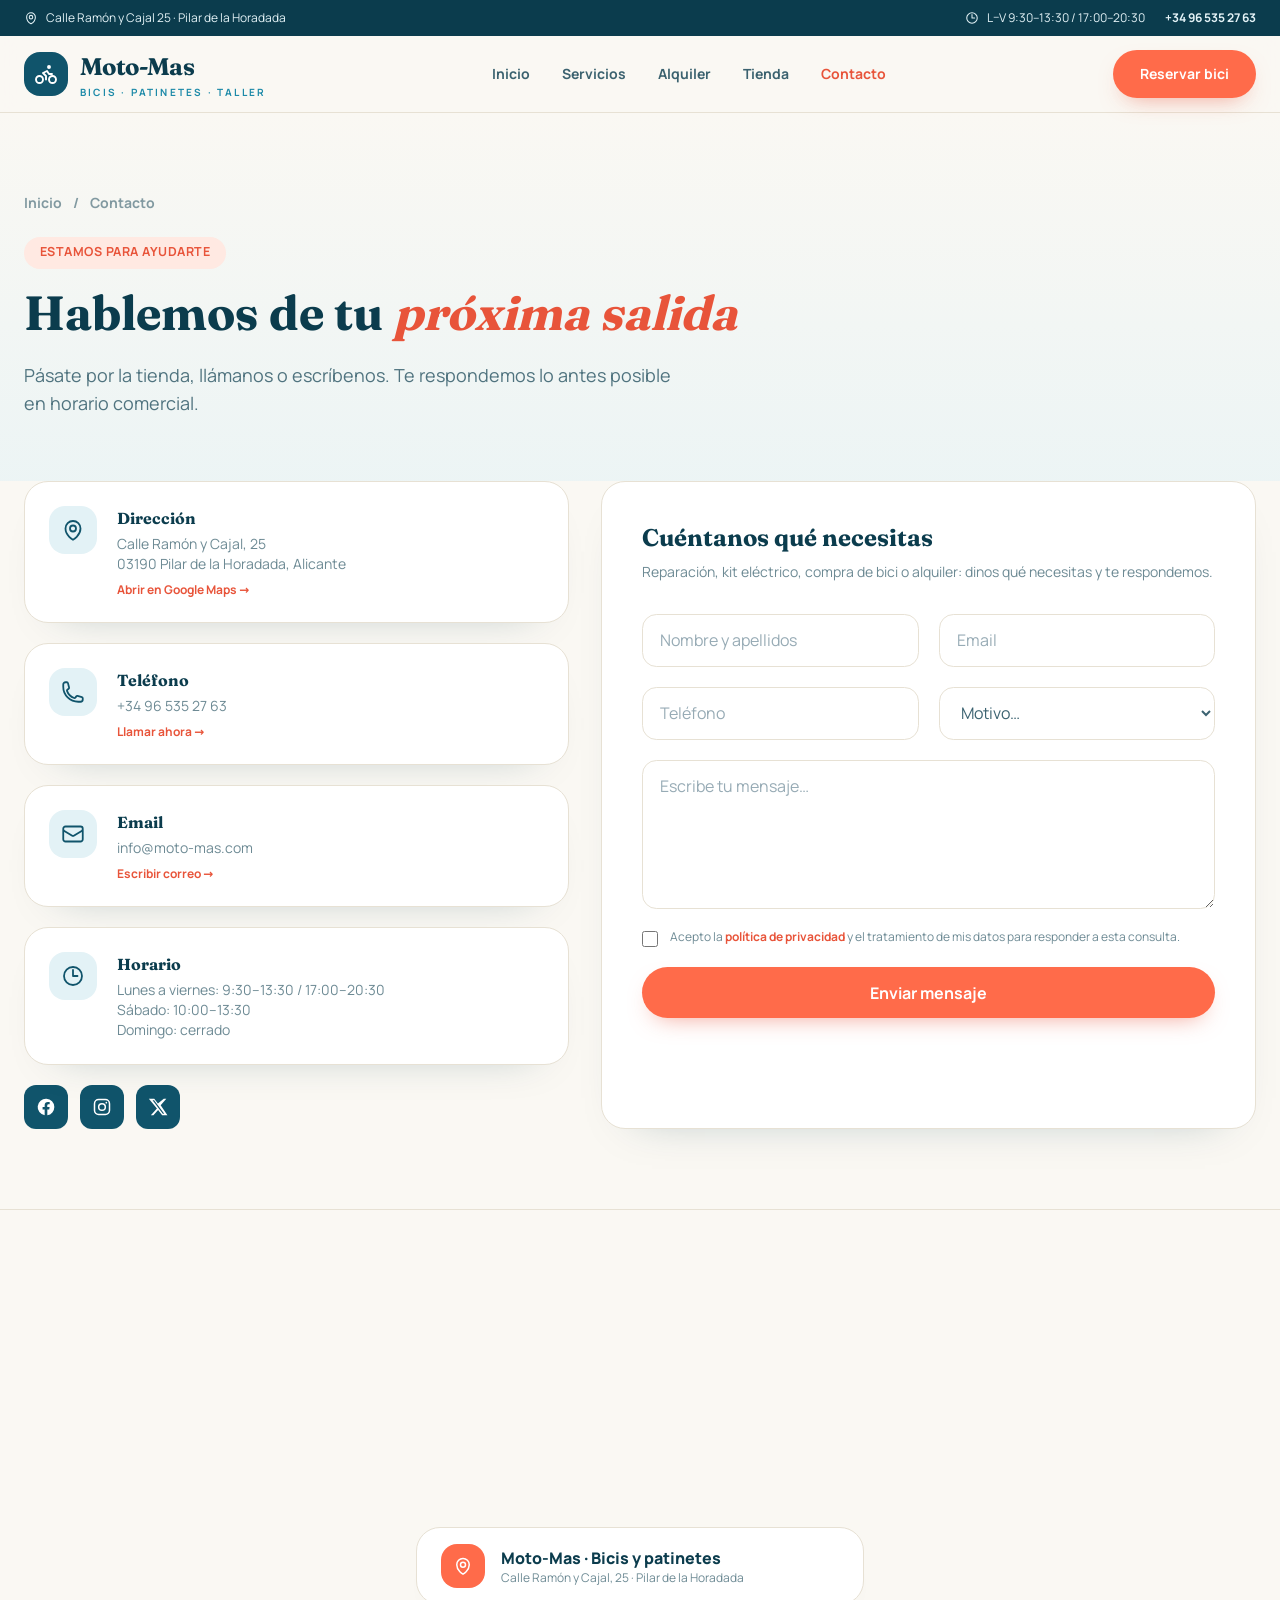
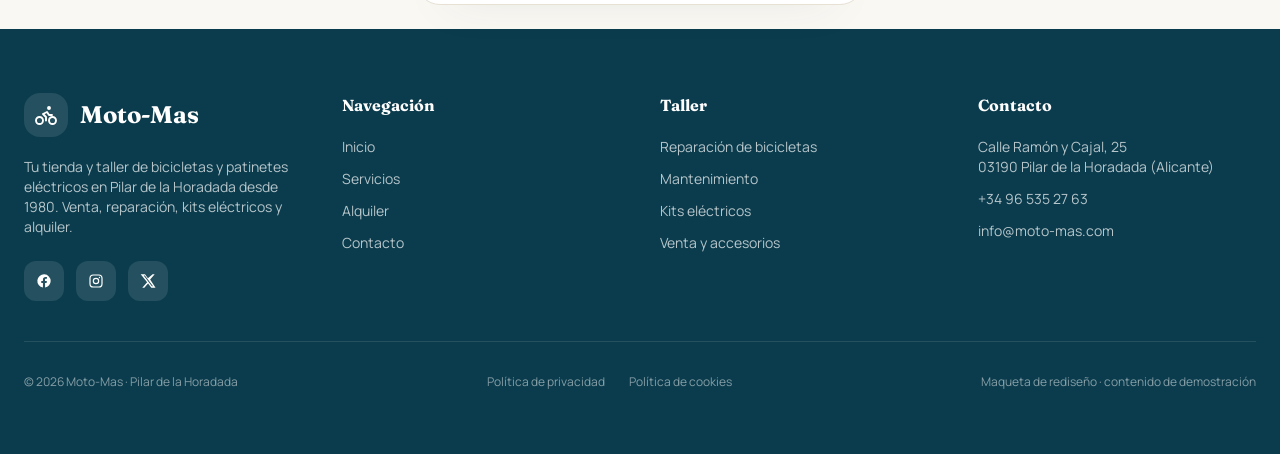
<file: maqueta-2/contacto.html>
<!DOCTYPE html>
<html lang="es">
<head>
  <meta charset="UTF-8">
  <meta name="viewport" content="width=device-width, initial-scale=1.0">
  <title>Contacto · Moto-Mas — Bicicletas y patinetes en Pilar de la Horadada</title>
  <meta name="description" content="Contacta con Moto-Mas: Calle Ramón y Cajal 25, Pilar de la Horadada. Teléfono +34 96 535 27 63. Taller, tienda y alquiler de bicicletas.">
  <script src="../assets/vendor/tailwind.js"></script>
  <script>
    tailwind.config = {
      theme: {
        extend: {
          colors: {
            sea: { 900: '#0b3c4d', 800: '#10546b', 700: '#15708c', 600: '#1d8aa8', 100: '#e3f2f6' },
            coral: { 600: '#e8543a', 500: '#ff6b4a', 100: '#ffe9e2' },
            sand: { 50: '#faf8f3', 100: '#f3efe6' }
          },
          fontFamily: {
            sans: ['Manrope', 'sans-serif'],
            serif: ['Fraunces', 'Georgia', 'serif']
          }
        }
      }
    }
  </script>
  <link rel="stylesheet" href="css/estilos.css">
</head>
<body>

  <!-- ============ TOPBAR ============ -->
  <div class="bg-sea-900 text-sea-100 text-xs">
    <div class="max-w-7xl mx-auto px-4 sm:px-6 py-2.5 flex items-center justify-between gap-4">
      <p class="flex items-center gap-2">
        <svg viewBox="0 0 24 24" fill="none" stroke="currentColor" stroke-width="1.8" class="w-3.5 h-3.5"><path stroke-linecap="round" stroke-linejoin="round" d="M15 10.5a3 3 0 1 1-6 0 3 3 0 0 1 6 0z"/><path stroke-linecap="round" stroke-linejoin="round" d="M19.5 10.5c0 7.142-7.5 11.25-7.5 11.25S4.5 17.642 4.5 10.5a7.5 7.5 0 1 1 15 0z"/></svg>
        Calle Ramón y Cajal 25 · Pilar de la Horadada
      </p>
      <div class="hidden sm:flex items-center gap-5">
        <p class="flex items-center gap-2">
          <svg viewBox="0 0 24 24" fill="none" stroke="currentColor" stroke-width="1.8" class="w-3.5 h-3.5"><path stroke-linecap="round" stroke-linejoin="round" d="M12 6v6h4.5m4.5 0a9 9 0 1 1-18 0 9 9 0 0 1 18 0z"/></svg>
          L–V 9:30–13:30 / 17:00–20:30
        </p>
        <a href="tel:+34965352763" class="font-bold hover:text-white transition">+34 96 535 27 63</a>
      </div>
    </div>
  </div>

  <!-- ============ HEADER ============ -->
  <header class="header-solid sticky top-0 z-50">
    <div class="max-w-7xl mx-auto px-4 sm:px-6">
      <div class="h-[76px] flex items-center justify-between gap-4">
        <a href="index.html" class="flex items-center gap-3 shrink-0">
          <span class="grid place-items-center w-11 h-11 rounded-2xl bg-sea text-white">
            <svg viewBox="0 0 24 24" fill="none" stroke="currentColor" stroke-width="1.9" class="w-6 h-6"><circle cx="5.5" cy="17.5" r="3.5"/><circle cx="18.5" cy="17.5" r="3.5"/><path stroke-linecap="round" stroke-linejoin="round" d="M15 6a1 1 0 1 0 0-2 1 1 0 0 0 0 2zm-3 11.5V14l-3-3 4-2 2 3h3"/></svg>
          </span>
          <span class="leading-none">
            <span class="block font-serif font-bold text-2xl tracking-tight text-sea-900">Moto-Mas</span>
            <span class="block text-[10px] uppercase tracking-[0.22em] text-sea-600 font-bold mt-1">Bicis · Patinetes · Taller</span>
          </span>
        </a>

        <nav class="hidden lg:flex items-center gap-8 text-sm font-bold text-sea-900/80">
          <a href="index.html" class="hover:text-coral-600 transition">Inicio</a>
          <a href="servicios.html" class="hover:text-coral-600 transition">Servicios</a>
          <a href="index.html#alquiler" class="hover:text-coral-600 transition">Alquiler</a>
          <a href="index.html#tienda" class="hover:text-coral-600 transition">Tienda</a>
          <a href="contacto.html" class="text-coral-600">Contacto</a>
        </nav>

        <div class="hidden lg:flex items-center gap-3">
          <a href="index.html#alquiler" class="btn-coral text-sm">Reservar bici</a>
        </div>

        <button id="menuBtn" class="lg:hidden grid place-items-center w-11 h-11 rounded-xl border border-line text-sea-900" aria-label="Abrir menú">
          <svg id="iconOpen" viewBox="0 0 24 24" fill="none" stroke="currentColor" stroke-width="2" class="w-6 h-6"><path stroke-linecap="round" d="M4 7h16M4 12h16M4 17h16"/></svg>
          <svg id="iconClose" viewBox="0 0 24 24" fill="none" stroke="currentColor" stroke-width="2" class="w-6 h-6 hidden"><path stroke-linecap="round" d="M6 6l12 12M18 6L6 18"/></svg>
        </button>
      </div>
    </div>

    <div id="mobileMenu" class="hidden lg:hidden border-t border-line bg-sand-50">
      <nav class="max-w-7xl mx-auto px-4 py-4 flex flex-col gap-1 text-sea-900">
        <a href="index.html" class="px-3 py-3 rounded-lg hover:bg-sea-100">Inicio</a>
        <a href="servicios.html" class="px-3 py-3 rounded-lg hover:bg-sea-100">Servicios</a>
        <a href="index.html#alquiler" class="px-3 py-3 rounded-lg hover:bg-sea-100">Alquiler</a>
        <a href="index.html#tienda" class="px-3 py-3 rounded-lg hover:bg-sea-100">Tienda</a>
        <a href="contacto.html" class="px-3 py-3 rounded-lg bg-sea-100 font-bold text-sea-800">Contacto</a>
        <div class="h-px bg-[#e7e1d4] my-2"></div>
        <a href="tel:+34965352763" class="px-3 py-3 rounded-lg hover:bg-sea-100 font-bold">Llamar · 96 535 27 63</a>
        <a href="index.html#alquiler" class="btn-coral justify-center mt-2">Reservar bici</a>
      </nav>
    </div>
  </header>

  <main>

    <!-- ============ PAGE HERO ============ -->
    <section class="bg-gradient-to-b from-sand-50 to-sea-100/60">
      <div class="max-w-7xl mx-auto px-4 sm:px-6 pt-14 pb-12 lg:pt-20 lg:pb-16">
        <p class="text-sm font-bold text-sea-900/50 mb-6"><a href="index.html" class="hover:text-coral-600 transition">Inicio</a> <span class="mx-2">/</span> Contacto</p>
        <span class="badge badge-coral mb-5">Estamos para ayudarte</span>
        <h1 class="font-serif text-4xl sm:text-5xl font-bold text-sea-900 max-w-3xl leading-[1.1]">
          Hablemos de tu <span class="text-coral-600 italic">próxima salida</span>
        </h1>
        <p class="mt-6 text-lg text-sea-900/70 max-w-2xl">Pásate por la tienda, llámanos o escríbenos. Te respondemos lo antes posible en horario comercial.</p>
      </div>
    </section>

    <!-- ============ CONTACTO ============ -->
    <section class="pb-20">
      <div class="max-w-7xl mx-auto px-4 sm:px-6">
        <div class="grid lg:grid-cols-[1fr_1.2fr] gap-8">

          <div class="space-y-5">
            <a href="https://www.google.com/maps/search/?api=1&query=Calle+Ram%C3%B3n+y+Cajal+25,+03190+Pilar+de+la+Horadada" target="_blank" rel="noopener" class="card-soft p-6 flex gap-5 items-start reveal">
              <span class="grid place-items-center w-12 h-12 rounded-2xl bg-sea-100 text-sea-800 shrink-0">
                <svg viewBox="0 0 24 24" fill="none" stroke="currentColor" stroke-width="1.8" class="w-6 h-6"><path stroke-linecap="round" stroke-linejoin="round" d="M15 10.5a3 3 0 1 1-6 0 3 3 0 0 1 6 0z"/><path stroke-linecap="round" stroke-linejoin="round" d="M19.5 10.5c0 7.142-7.5 11.25-7.5 11.25S4.5 17.642 4.5 10.5a7.5 7.5 0 1 1 15 0z"/></svg>
              </span>
              <div>
                <h2 class="font-bold text-sea-900">Dirección</h2>
                <p class="text-sm text-sea-900/60 mt-1">Calle Ramón y Cajal, 25<br>03190 Pilar de la Horadada, Alicante</p>
                <p class="text-xs font-bold text-coral-600 mt-2">Abrir en Google Maps →</p>
              </div>
            </a>

            <a href="tel:+34965352763" class="card-soft p-6 flex gap-5 items-start reveal">
              <span class="grid place-items-center w-12 h-12 rounded-2xl bg-sea-100 text-sea-800 shrink-0">
                <svg viewBox="0 0 24 24" fill="none" stroke="currentColor" stroke-width="1.8" class="w-6 h-6"><path stroke-linecap="round" stroke-linejoin="round" d="M2.25 6.75c0 8.284 6.716 15 15 15h2.25a2.25 2.25 0 0 0 2.25-2.25v-1.372c0-.516-.351-.966-.852-1.091l-4.423-1.106c-.44-.11-.902.055-1.173.417l-.97 1.293c-.282.376-.769.542-1.21.38a12.035 12.035 0 0 1-7.143-7.143c-.162-.441.004-.928.38-1.21l1.293-.97c.363-.271.527-.734.417-1.173L6.963 3.102a1.125 1.125 0 0 0-1.091-.852H4.5A2.25 2.25 0 0 0 2.25 4.5v2.25z"/></svg>
              </span>
              <div>
                <h2 class="font-bold text-sea-900">Teléfono</h2>
                <p class="text-sm text-sea-900/60 mt-1">+34 96 535 27 63</p>
                <p class="text-xs font-bold text-coral-600 mt-2">Llamar ahora →</p>
              </div>
            </a>

            <a href="mailto:info@moto-mas.com" class="card-soft p-6 flex gap-5 items-start reveal">
              <span class="grid place-items-center w-12 h-12 rounded-2xl bg-sea-100 text-sea-800 shrink-0">
                <svg viewBox="0 0 24 24" fill="none" stroke="currentColor" stroke-width="1.8" class="w-6 h-6"><path stroke-linecap="round" stroke-linejoin="round" d="M21.75 6.75v10.5a2.25 2.25 0 0 1-2.25 2.25h-15a2.25 2.25 0 0 1-2.25-2.25V6.75m19.5 0A2.25 2.25 0 0 0 19.5 4.5h-15a2.25 2.25 0 0 0-2.25 2.25m19.5 0v.243a2.25 2.25 0 0 1-1.07 1.916l-7.5 4.615a2.25 2.25 0 0 1-2.36 0L3.32 8.91a2.25 2.25 0 0 1-1.07-1.916V6.75"/></svg>
              </span>
              <div>
                <h2 class="font-bold text-sea-900">Email</h2>
                <p class="text-sm text-sea-900/60 mt-1">info@moto-mas.com</p>
                <p class="text-xs font-bold text-coral-600 mt-2">Escribir correo →</p>
              </div>
            </a>

            <div class="card-soft p-6 flex gap-5 items-start reveal">
              <span class="grid place-items-center w-12 h-12 rounded-2xl bg-sea-100 text-sea-800 shrink-0">
                <svg viewBox="0 0 24 24" fill="none" stroke="currentColor" stroke-width="1.8" class="w-6 h-6"><path stroke-linecap="round" stroke-linejoin="round" d="M12 6v6h4.5m4.5 0a9 9 0 1 1-18 0 9 9 0 0 1 18 0z"/></svg>
              </span>
              <div>
                <h2 class="font-bold text-sea-900">Horario</h2>
                <p class="text-sm text-sea-900/60 mt-1">Lunes a viernes: 9:30–13:30 / 17:00–20:30<br>Sábado: 10:00–13:30<br>Domingo: cerrado</p>
              </div>
            </div>

            <div class="flex gap-3">
              <a href="https://www.facebook.com/motomas.pilardelahoradada/" target="_blank" rel="noopener" aria-label="Facebook" class="grid place-items-center w-11 h-11 rounded-xl bg-sea-800 text-white hover:bg-coral-500 transition">
                <svg viewBox="0 0 24 24" fill="currentColor" class="w-5 h-5"><path d="M22 12a10 10 0 1 0-11.6 9.9v-7H7.9V12h2.5V9.8c0-2.5 1.5-3.9 3.8-3.9 1.1 0 2.2.2 2.2.2v2.5h-1.3c-1.2 0-1.6.8-1.6 1.6V12h2.8l-.4 2.9h-2.3v7A10 10 0 0 0 22 12z"/></svg>
              </a>
              <a href="https://www.instagram.com/rentbikepilar/" target="_blank" rel="noopener" aria-label="Instagram" class="grid place-items-center w-11 h-11 rounded-xl bg-sea-800 text-white hover:bg-coral-500 transition">
                <svg viewBox="0 0 24 24" fill="none" stroke="currentColor" stroke-width="1.8" class="w-5 h-5"><rect x="3" y="3" width="18" height="18" rx="5"/><circle cx="12" cy="12" r="4"/><circle cx="17.2" cy="6.8" r="1" fill="currentColor" stroke="none"/></svg>
              </a>
              <a href="https://twitter.com/rentbikepilar" target="_blank" rel="noopener" aria-label="Twitter" class="grid place-items-center w-11 h-11 rounded-xl bg-sea-800 text-white hover:bg-coral-500 transition">
                <svg viewBox="0 0 24 24" fill="currentColor" class="w-5 h-5"><path d="M18.9 2H22l-6.8 7.8L23.3 22h-6.3l-4.9-6.4L6.5 22H3.4l7.3-8.3L1 2h6.5l4.4 5.8L18.9 2zm-1.1 18h1.7L7.3 3.8H5.5L17.8 20z"/></svg>
              </a>
            </div>
          </div>

          <div class="card-soft p-7 sm:p-10 reveal">
            <h2 class="font-serif text-2xl font-bold text-sea-900">Cuéntanos qué necesitas</h2>
            <p class="text-sm text-sea-900/60 mt-2 mb-8">Reparación, kit eléctrico, compra de bici o alquiler: dinos qué necesitas y te respondemos.</p>

            <form id="formContacto" class="grid grid-cols-2 gap-5">
              <input required type="text" placeholder="Nombre y apellidos" class="field">
              <input required type="email" placeholder="Email" class="field">
              <input required type="tel" placeholder="Teléfono" class="field">
              <select class="field text-sea-900/80">
                <option>Motivo…</option>
                <option>Reparación / mantenimiento</option>
                <option>Kit eléctrico</option>
                <option>Compra de bici o patinete</option>
                <option>Alquiler de bicicletas</option>
                <option>Otro</option>
              </select>
              <textarea required rows="5" placeholder="Escribe tu mensaje…" class="field col-span-2"></textarea>
              <label class="col-span-2 flex items-start gap-3 text-xs text-sea-900/60">
                <input required type="checkbox" class="mt-0.5 accent-[#ff6b4a] w-4 h-4">
                <span>Acepto la <a href="#" class="text-coral-600 font-bold hover:underline">política de privacidad</a> y el tratamiento de mis datos para responder a esta consulta.</span>
              </label>
              <button type="submit" class="btn-coral justify-center col-span-2">Enviar mensaje</button>
              <p class="form-ok hidden col-span-2 text-sm font-bold text-sea-800">¡Gracias! Hemos recibido tu mensaje. Te responderemos en breve. (demo de maqueta)</p>
            </form>
          </div>
        </div>
      </div>
    </section>

    <!-- ============ MAPA ============ -->
    <section class="relative h-[420px] border-t border-line">
      <iframe title="Mapa de Moto-Mas" src="https://www.google.com/maps?q=Calle+Ram%C3%B3n+y+Cajal+25,+03190+Pilar+de+la+Horadada,+Alicante&output=embed" class="absolute inset-0 w-full h-full" loading="lazy"></iframe>
      <div class="absolute bottom-6 left-1/2 -translate-x-1/2 w-[92%] max-w-md">
        <div class="card-soft px-6 py-4 flex items-center gap-4">
          <span class="grid place-items-center w-11 h-11 rounded-2xl bg-coral-500 text-white shrink-0">
            <svg viewBox="0 0 24 24" fill="none" stroke="currentColor" stroke-width="1.8" class="w-5 h-5"><path stroke-linecap="round" stroke-linejoin="round" d="M15 10.5a3 3 0 1 1-6 0 3 3 0 0 1 6 0z"/><path stroke-linecap="round" stroke-linejoin="round" d="M19.5 10.5c0 7.142-7.5 11.25-7.5 11.25S4.5 17.642 4.5 10.5a7.5 7.5 0 1 1 15 0z"/></svg>
          </span>
          <div>
            <p class="font-extrabold text-sea-900">Moto-Mas · Bicis y patinetes</p>
            <p class="text-xs text-sea-900/60">Calle Ramón y Cajal, 25 · Pilar de la Horadada</p>
          </div>
        </div>
      </div>
    </section>
  </main>

  <!-- ============ FOOTER ============ -->
  <footer class="bg-sea-900 text-white">
    <div class="max-w-7xl mx-auto px-4 sm:px-6 py-16">
      <div class="grid md:grid-cols-2 lg:grid-cols-4 gap-10">
        <div>
          <a href="index.html" class="flex items-center gap-3">
            <span class="grid place-items-center w-11 h-11 rounded-2xl bg-white/10">
              <svg viewBox="0 0 24 24" fill="none" stroke="currentColor" stroke-width="1.9" class="w-6 h-6"><circle cx="5.5" cy="17.5" r="3.5"/><circle cx="18.5" cy="17.5" r="3.5"/><path stroke-linecap="round" stroke-linejoin="round" d="M15 6a1 1 0 1 0 0-2 1 1 0 0 0 0 2zm-3 11.5V14l-3-3 4-2 2 3h3"/></svg>
            </span>
            <span class="font-serif font-bold text-2xl">Moto-Mas</span>
          </a>
          <p class="text-sm text-white/70 mt-5">Tu tienda y taller de bicicletas y patinetes eléctricos en Pilar de la Horadada desde 1980. Venta, reparación, kits eléctricos y alquiler.</p>
          <div class="flex gap-3 mt-6">
            <a href="https://www.facebook.com/motomas.pilardelahoradada/" target="_blank" rel="noopener" aria-label="Facebook" class="grid place-items-center w-10 h-10 rounded-xl bg-white/10 hover:bg-coral-500 transition">
              <svg viewBox="0 0 24 24" fill="currentColor" class="w-4 h-4"><path d="M22 12a10 10 0 1 0-11.6 9.9v-7H7.9V12h2.5V9.8c0-2.5 1.5-3.9 3.8-3.9 1.1 0 2.2.2 2.2.2v2.5h-1.3c-1.2 0-1.6.8-1.6 1.6V12h2.8l-.4 2.9h-2.3v7A10 10 0 0 0 22 12z"/></svg>
            </a>
            <a href="https://www.instagram.com/rentbikepilar/" target="_blank" rel="noopener" aria-label="Instagram" class="grid place-items-center w-10 h-10 rounded-xl bg-white/10 hover:bg-coral-500 transition">
              <svg viewBox="0 0 24 24" fill="none" stroke="currentColor" stroke-width="1.8" class="w-4 h-4"><rect x="3" y="3" width="18" height="18" rx="5"/><circle cx="12" cy="12" r="4"/><circle cx="17.2" cy="6.8" r="1" fill="currentColor" stroke="none"/></svg>
            </a>
            <a href="https://twitter.com/rentbikepilar" target="_blank" rel="noopener" aria-label="Twitter" class="grid place-items-center w-10 h-10 rounded-xl bg-white/10 hover:bg-coral-500 transition">
              <svg viewBox="0 0 24 24" fill="currentColor" class="w-4 h-4"><path d="M18.9 2H22l-6.8 7.8L23.3 22h-6.3l-4.9-6.4L6.5 22H3.4l7.3-8.3L1 2h6.5l4.4 5.8L18.9 2zm-1.1 18h1.7L7.3 3.8H5.5L17.8 20z"/></svg>
            </a>
          </div>
        </div>

        <div>
          <h3 class="font-bold">Navegación</h3>
          <ul class="mt-5 space-y-3 text-sm text-white/70">
            <li><a href="index.html" class="hover:text-white transition">Inicio</a></li>
            <li><a href="servicios.html" class="hover:text-white transition">Servicios</a></li>
            <li><a href="index.html#alquiler" class="hover:text-white transition">Alquiler</a></li>
            <li><a href="contacto.html" class="hover:text-white transition">Contacto</a></li>
          </ul>
        </div>

        <div>
          <h3 class="font-bold">Taller</h3>
          <ul class="mt-5 space-y-3 text-sm text-white/70">
            <li><a href="servicios.html#reparacion" class="hover:text-white transition">Reparación de bicicletas</a></li>
            <li><a href="servicios.html#mantenimiento" class="hover:text-white transition">Mantenimiento</a></li>
            <li><a href="servicios.html#kits" class="hover:text-white transition">Kits eléctricos</a></li>
            <li><a href="servicios.html#tienda" class="hover:text-white transition">Venta y accesorios</a></li>
          </ul>
        </div>

        <div>
          <h3 class="font-bold">Contacto</h3>
          <ul class="mt-5 space-y-3 text-sm text-white/70">
            <li>Calle Ramón y Cajal, 25<br>03190 Pilar de la Horadada (Alicante)</li>
            <li><a href="tel:+34965352763" class="hover:text-white transition">+34 96 535 27 63</a></li>
            <li><a href="mailto:info@moto-mas.com" class="hover:text-white transition">info@moto-mas.com</a></li>
          </ul>
        </div>
      </div>

      <div class="border-t border-white/10 mt-10 pt-8 flex flex-col sm:flex-row items-center justify-between gap-4 text-xs text-white/50">
        <p>© <span id="year">2026</span> Moto-Mas · Pilar de la Horadada</p>
        <div class="flex gap-6">
          <a href="#" class="hover:text-white transition">Política de privacidad</a>
          <a href="#" class="hover:text-white transition">Política de cookies</a>
        </div>
        <p>Maqueta de rediseño · contenido de demostración</p>
      </div>
    </div>
  </footer>

  <script>
    const menuBtn = document.getElementById('menuBtn');
    const mobileMenu = document.getElementById('mobileMenu');
    const iconOpen = document.getElementById('iconOpen');
    const iconClose = document.getElementById('iconClose');
    menuBtn.addEventListener('click', () => {
      mobileMenu.classList.toggle('hidden');
      iconOpen.classList.toggle('hidden');
      iconClose.classList.toggle('hidden');
    });
    mobileMenu.querySelectorAll('a').forEach(a => a.addEventListener('click', () => {
      mobileMenu.classList.add('hidden');
      iconOpen.classList.remove('hidden');
      iconClose.classList.add('hidden');
    }));

    const observer = new IntersectionObserver((entries) => {
      entries.forEach(e => { if (e.isIntersecting) { e.target.classList.add('in'); observer.unobserve(e.target); } });
    }, { threshold: 0.15 });
    document.querySelectorAll('.reveal').forEach(el => observer.observe(el));

    const form = document.getElementById('formContacto');
    form.addEventListener('submit', (e) => {
      e.preventDefault();
      form.querySelector('.form-ok').classList.remove('hidden');
      form.reset();
    });

    document.getElementById('year').textContent = new Date().getFullYear();
  </script>
</body>
</html>
</file>
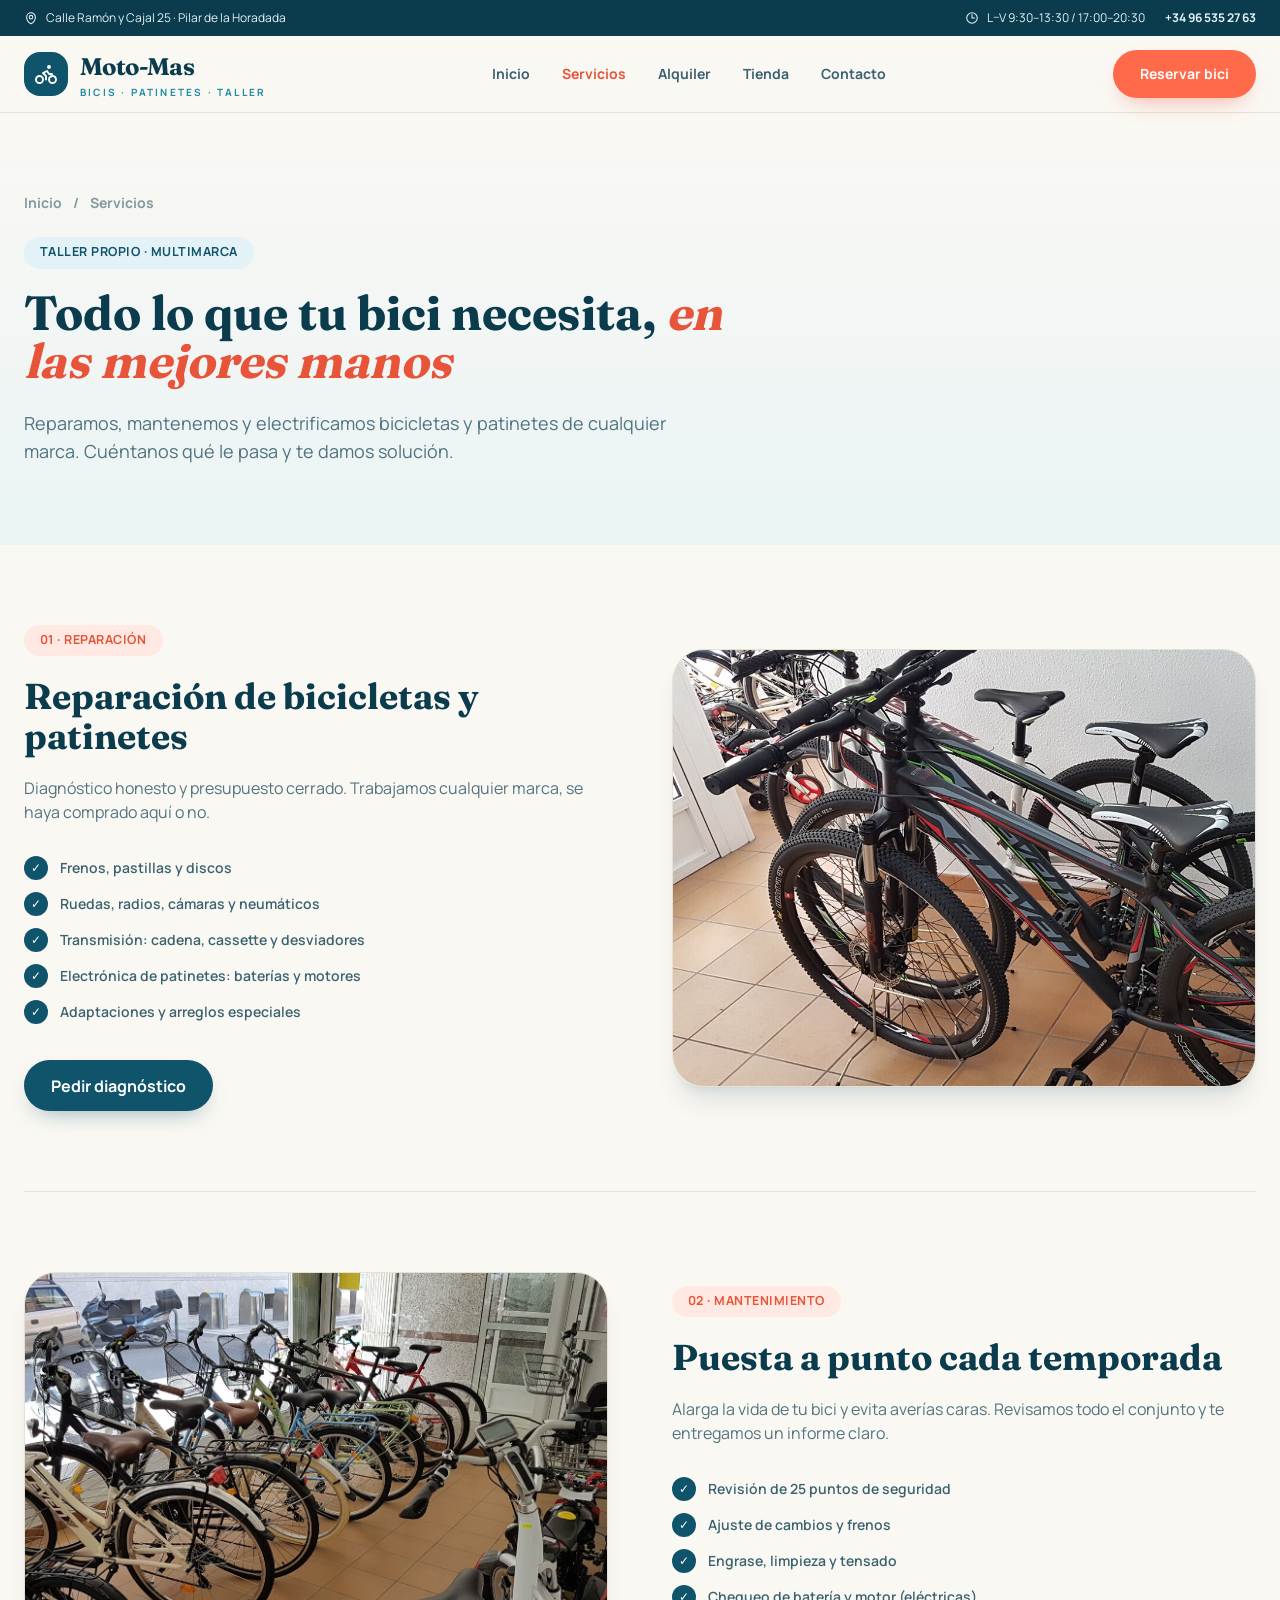
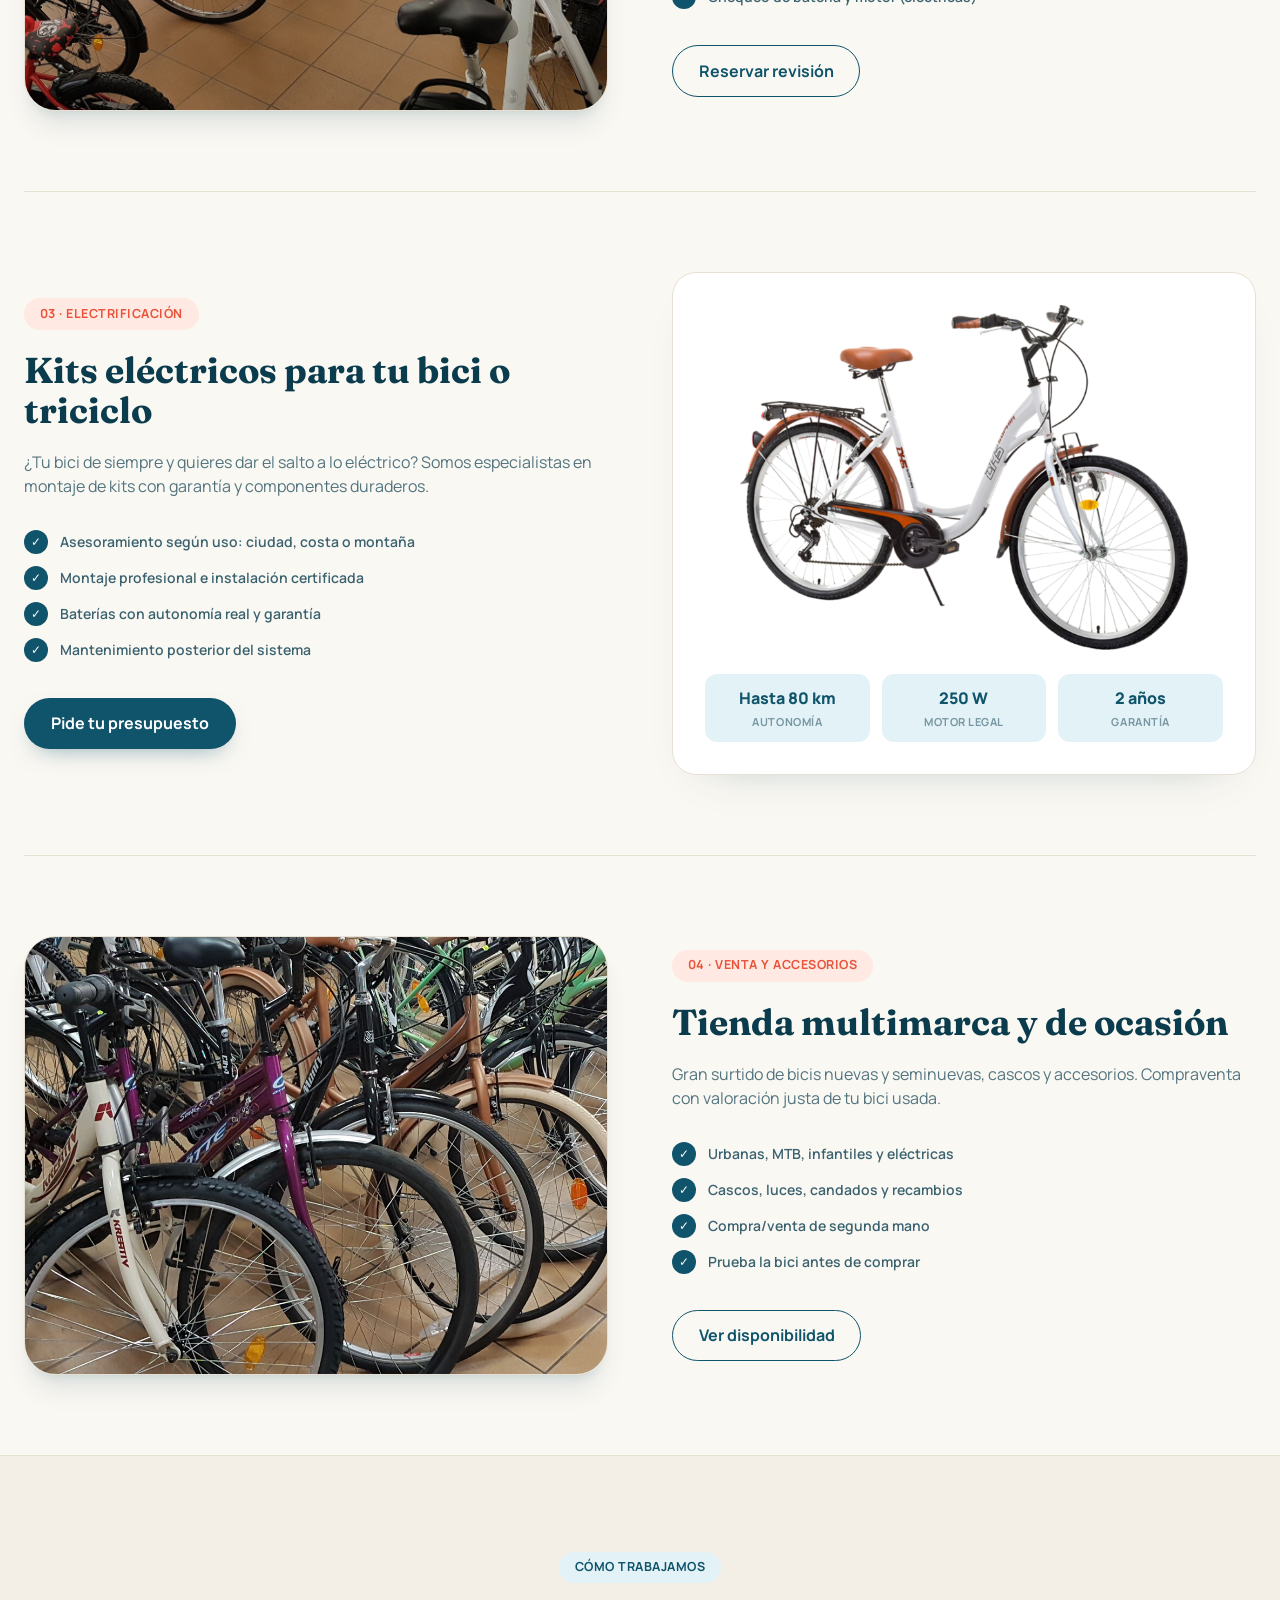
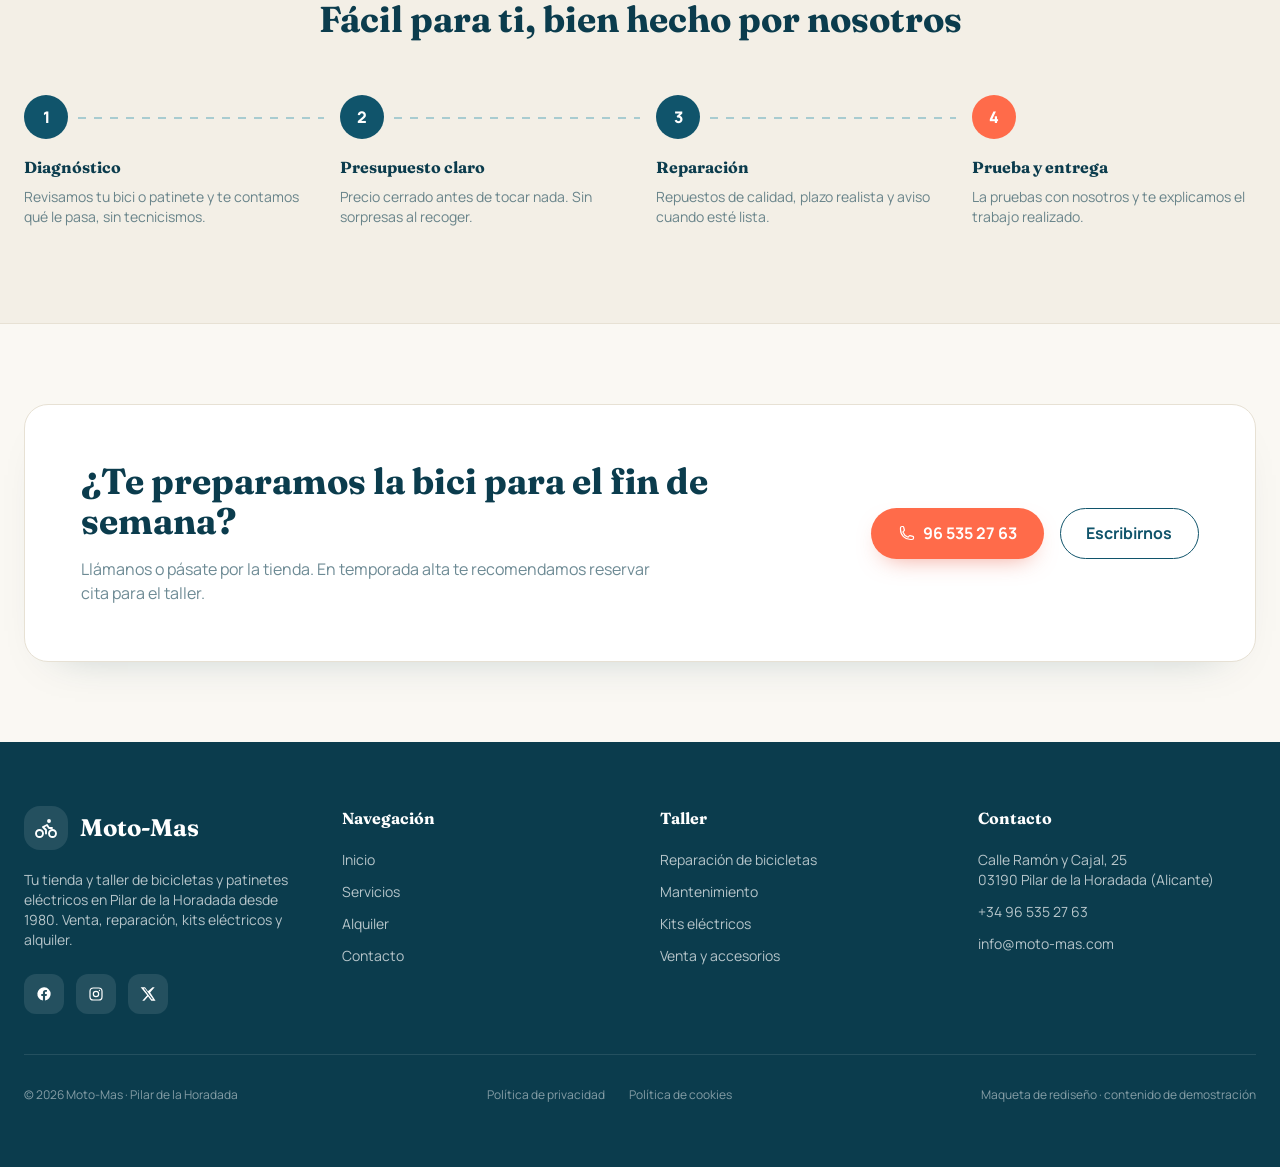
<file: maqueta-2/servicios.html>
<!DOCTYPE html>
<html lang="es">
<head>
  <meta charset="UTF-8">
  <meta name="viewport" content="width=device-width, initial-scale=1.0">
  <title>Servicios · Moto-Mas — Taller de bicicletas y patinetes en Pilar de la Horadada</title>
  <meta name="description" content="Reparación, mantenimiento, kits eléctricos, venta y alquiler de bicicletas y patinetes. Taller multimarca en Pilar de la Horadada.">
  <script src="../assets/vendor/tailwind.js"></script>
  <script>
    tailwind.config = {
      theme: {
        extend: {
          colors: {
            sea: { 900: '#0b3c4d', 800: '#10546b', 700: '#15708c', 600: '#1d8aa8', 100: '#e3f2f6' },
            coral: { 600: '#e8543a', 500: '#ff6b4a', 100: '#ffe9e2' },
            sand: { 50: '#faf8f3', 100: '#f3efe6' }
          },
          fontFamily: {
            sans: ['Manrope', 'sans-serif'],
            serif: ['Fraunces', 'Georgia', 'serif']
          }
        }
      }
    }
  </script>
  <link rel="stylesheet" href="css/estilos.css">
</head>
<body>

  <!-- ============ TOPBAR ============ -->
  <div class="bg-sea-900 text-sea-100 text-xs">
    <div class="max-w-7xl mx-auto px-4 sm:px-6 py-2.5 flex items-center justify-between gap-4">
      <p class="flex items-center gap-2">
        <svg viewBox="0 0 24 24" fill="none" stroke="currentColor" stroke-width="1.8" class="w-3.5 h-3.5"><path stroke-linecap="round" stroke-linejoin="round" d="M15 10.5a3 3 0 1 1-6 0 3 3 0 0 1 6 0z"/><path stroke-linecap="round" stroke-linejoin="round" d="M19.5 10.5c0 7.142-7.5 11.25-7.5 11.25S4.5 17.642 4.5 10.5a7.5 7.5 0 1 1 15 0z"/></svg>
        Calle Ramón y Cajal 25 · Pilar de la Horadada
      </p>
      <div class="hidden sm:flex items-center gap-5">
        <p class="flex items-center gap-2">
          <svg viewBox="0 0 24 24" fill="none" stroke="currentColor" stroke-width="1.8" class="w-3.5 h-3.5"><path stroke-linecap="round" stroke-linejoin="round" d="M12 6v6h4.5m4.5 0a9 9 0 1 1-18 0 9 9 0 0 1 18 0z"/></svg>
          L–V 9:30–13:30 / 17:00–20:30
        </p>
        <a href="tel:+34965352763" class="font-bold hover:text-white transition">+34 96 535 27 63</a>
      </div>
    </div>
  </div>

  <!-- ============ HEADER ============ -->
  <header class="header-solid sticky top-0 z-50">
    <div class="max-w-7xl mx-auto px-4 sm:px-6">
      <div class="h-[76px] flex items-center justify-between gap-4">
        <a href="index.html" class="flex items-center gap-3 shrink-0">
          <span class="grid place-items-center w-11 h-11 rounded-2xl bg-sea text-white">
            <svg viewBox="0 0 24 24" fill="none" stroke="currentColor" stroke-width="1.9" class="w-6 h-6"><circle cx="5.5" cy="17.5" r="3.5"/><circle cx="18.5" cy="17.5" r="3.5"/><path stroke-linecap="round" stroke-linejoin="round" d="M15 6a1 1 0 1 0 0-2 1 1 0 0 0 0 2zm-3 11.5V14l-3-3 4-2 2 3h3"/></svg>
          </span>
          <span class="leading-none">
            <span class="block font-serif font-bold text-2xl tracking-tight text-sea-900">Moto-Mas</span>
            <span class="block text-[10px] uppercase tracking-[0.22em] text-sea-600 font-bold mt-1">Bicis · Patinetes · Taller</span>
          </span>
        </a>

        <nav class="hidden lg:flex items-center gap-8 text-sm font-bold text-sea-900/80">
          <a href="index.html" class="hover:text-coral-600 transition">Inicio</a>
          <a href="servicios.html" class="text-coral-600">Servicios</a>
          <a href="index.html#alquiler" class="hover:text-coral-600 transition">Alquiler</a>
          <a href="index.html#tienda" class="hover:text-coral-600 transition">Tienda</a>
          <a href="contacto.html" class="hover:text-coral-600 transition">Contacto</a>
        </nav>

        <div class="hidden lg:flex items-center gap-3">
          <a href="index.html#alquiler" class="btn-coral text-sm">Reservar bici</a>
        </div>

        <button id="menuBtn" class="lg:hidden grid place-items-center w-11 h-11 rounded-xl border border-line text-sea-900" aria-label="Abrir menú">
          <svg id="iconOpen" viewBox="0 0 24 24" fill="none" stroke="currentColor" stroke-width="2" class="w-6 h-6"><path stroke-linecap="round" d="M4 7h16M4 12h16M4 17h16"/></svg>
          <svg id="iconClose" viewBox="0 0 24 24" fill="none" stroke="currentColor" stroke-width="2" class="w-6 h-6 hidden"><path stroke-linecap="round" d="M6 6l12 12M18 6L6 18"/></svg>
        </button>
      </div>
    </div>

    <div id="mobileMenu" class="hidden lg:hidden border-t border-line bg-sand-50">
      <nav class="max-w-7xl mx-auto px-4 py-4 flex flex-col gap-1 text-sea-900">
        <a href="index.html" class="px-3 py-3 rounded-lg hover:bg-sea-100">Inicio</a>
        <a href="servicios.html" class="px-3 py-3 rounded-lg bg-sea-100 font-bold text-sea-800">Servicios</a>
        <a href="index.html#alquiler" class="px-3 py-3 rounded-lg hover:bg-sea-100">Alquiler</a>
        <a href="index.html#tienda" class="px-3 py-3 rounded-lg hover:bg-sea-100">Tienda</a>
        <a href="contacto.html" class="px-3 py-3 rounded-lg hover:bg-sea-100">Contacto</a>
        <div class="h-px bg-[#e7e1d4] my-2"></div>
        <a href="tel:+34965352763" class="px-3 py-3 rounded-lg hover:bg-sea-100 font-bold">Llamar · 96 535 27 63</a>
        <a href="index.html#alquiler" class="btn-coral justify-center mt-2">Reservar bici</a>
      </nav>
    </div>
  </header>

  <main>

    <!-- ============ PAGE HERO ============ -->
    <section class="relative overflow-hidden bg-gradient-to-b from-sand-50 to-sea-100/70">
      <div class="max-w-7xl mx-auto px-4 sm:px-6 pt-14 pb-16 lg:pt-20 lg:pb-20">
        <p class="text-sm font-bold text-sea-900/50 mb-6"><a href="index.html" class="hover:text-coral-600 transition">Inicio</a> <span class="mx-2">/</span> Servicios</p>
        <span class="badge badge-sea mb-5">Taller propio · Multimarca</span>
        <h1 class="font-serif text-4xl sm:text-5xl font-bold text-sea-900 max-w-3xl leading-[1.1]">
          Todo lo que tu bici necesita, <span class="text-coral-600 italic">en las mejores manos</span>
        </h1>
        <p class="mt-6 text-lg text-sea-900/70 max-w-2xl">
          Reparamos, mantenemos y electrificamos bicicletas y patinetes de cualquier marca.
          Cuéntanos qué le pasa y te damos solución.
        </p>
      </div>
    </section>

    <!-- ============ SERVICIOS ============ -->
    <section class="bg-sand-50">
      <div class="max-w-7xl mx-auto px-4 sm:px-6">

        <!-- Reparación -->
        <div id="reparacion" class="grid lg:grid-cols-2 gap-12 lg:gap-16 items-center py-16 lg:py-20 border-b border-line">
          <div class="reveal">
            <span class="badge badge-coral mb-5">01 · Reparación</span>
            <h2 class="font-serif text-3xl sm:text-4xl font-bold text-sea-900">Reparación de bicicletas y patinetes</h2>
            <p class="mt-5 text-sea-900/70">Diagnóstico honesto y presupuesto cerrado. Trabajamos cualquier marca, se haya comprado aquí o no.</p>
            <ul class="mt-8 space-y-3 text-sm font-semibold text-sea-900/80">
              <li class="flex items-center gap-3"><span class="grid place-items-center w-6 h-6 rounded-full bg-sea-800 text-white text-xs shrink-0">✓</span> Frenos, pastillas y discos</li>
              <li class="flex items-center gap-3"><span class="grid place-items-center w-6 h-6 rounded-full bg-sea-800 text-white text-xs shrink-0">✓</span> Ruedas, radios, cámaras y neumáticos</li>
              <li class="flex items-center gap-3"><span class="grid place-items-center w-6 h-6 rounded-full bg-sea-800 text-white text-xs shrink-0">✓</span> Transmisión: cadena, cassette y desviadores</li>
              <li class="flex items-center gap-3"><span class="grid place-items-center w-6 h-6 rounded-full bg-sea-800 text-white text-xs shrink-0">✓</span> Electrónica de patinetes: baterías y motores</li>
              <li class="flex items-center gap-3"><span class="grid place-items-center w-6 h-6 rounded-full bg-sea-800 text-white text-xs shrink-0">✓</span> Adaptaciones y arreglos especiales</li>
            </ul>
            <a href="contacto.html" class="btn-primary mt-9">Pedir diagnóstico</a>
          </div>
          <div class="reveal rounded-[2rem] overflow-hidden border border-line shadow-xl shadow-sea-900/10">
            <img src="../assets/img/mtb-taller.jpg" alt="Reparación de bicicletas de montaña" class="img-cover aspect-[4/3]">
          </div>
        </div>

        <!-- Mantenimiento -->
        <div id="mantenimiento" class="grid lg:grid-cols-2 gap-12 lg:gap-16 items-center py-16 lg:py-20 border-b border-line">
          <div class="reveal order-2 lg:order-1 rounded-[2rem] overflow-hidden border border-line shadow-xl shadow-sea-900/10">
            <img src="../assets/img/taller-bicis.jpg" alt="Mantenimiento de bicicletas" class="img-cover aspect-[4/3]">
          </div>
          <div class="reveal order-1 lg:order-2">
            <span class="badge badge-coral mb-5">02 · Mantenimiento</span>
            <h2 class="font-serif text-3xl sm:text-4xl font-bold text-sea-900">Puesta a punto cada temporada</h2>
            <p class="mt-5 text-sea-900/70">Alarga la vida de tu bici y evita averías caras. Revisamos todo el conjunto y te entregamos un informe claro.</p>
            <ul class="mt-8 space-y-3 text-sm font-semibold text-sea-900/80">
              <li class="flex items-center gap-3"><span class="grid place-items-center w-6 h-6 rounded-full bg-sea-800 text-white text-xs shrink-0">✓</span> Revisión de 25 puntos de seguridad</li>
              <li class="flex items-center gap-3"><span class="grid place-items-center w-6 h-6 rounded-full bg-sea-800 text-white text-xs shrink-0">✓</span> Ajuste de cambios y frenos</li>
              <li class="flex items-center gap-3"><span class="grid place-items-center w-6 h-6 rounded-full bg-sea-800 text-white text-xs shrink-0">✓</span> Engrase, limpieza y tensado</li>
              <li class="flex items-center gap-3"><span class="grid place-items-center w-6 h-6 rounded-full bg-sea-800 text-white text-xs shrink-0">✓</span> Chequeo de batería y motor (eléctricas)</li>
            </ul>
            <a href="contacto.html" class="btn-outline mt-9">Reservar revisión</a>
          </div>
        </div>

        <!-- Kits -->
        <div id="kits" class="grid lg:grid-cols-2 gap-12 lg:gap-16 items-center py-16 lg:py-20 border-b border-line">
          <div class="reveal">
            <span class="badge badge-coral mb-5">03 · Electrificación</span>
            <h2 class="font-serif text-3xl sm:text-4xl font-bold text-sea-900">Kits eléctricos para tu bici o triciclo</h2>
            <p class="mt-5 text-sea-900/70">¿Tu bici de siempre y quieres dar el salto a lo eléctrico? Somos especialistas en montaje de kits con garantía y componentes duraderos.</p>
            <ul class="mt-8 space-y-3 text-sm font-semibold text-sea-900/80">
              <li class="flex items-center gap-3"><span class="grid place-items-center w-6 h-6 rounded-full bg-sea-800 text-white text-xs shrink-0">✓</span> Asesoramiento según uso: ciudad, costa o montaña</li>
              <li class="flex items-center gap-3"><span class="grid place-items-center w-6 h-6 rounded-full bg-sea-800 text-white text-xs shrink-0">✓</span> Montaje profesional e instalación certificada</li>
              <li class="flex items-center gap-3"><span class="grid place-items-center w-6 h-6 rounded-full bg-sea-800 text-white text-xs shrink-0">✓</span> Baterías con autonomía real y garantía</li>
              <li class="flex items-center gap-3"><span class="grid place-items-center w-6 h-6 rounded-full bg-sea-800 text-white text-xs shrink-0">✓</span> Mantenimiento posterior del sistema</li>
            </ul>
            <a href="contacto.html" class="btn-primary mt-9">Pide tu presupuesto</a>
          </div>
          <div class="reveal card-soft p-8">
            <img src="../assets/img/bici-city.png" alt="Bicicleta lista para kit eléctrico" class="w-full max-w-md mx-auto animate-floaty">
            <div class="grid grid-cols-3 gap-3 mt-6 text-center">
              <div class="rounded-xl bg-sea-100 py-3">
                <p class="font-extrabold text-sea-800">Hasta 80 km</p>
                <p class="text-[11px] font-bold text-sea-900/50 uppercase tracking-wider mt-1">Autonomía</p>
              </div>
              <div class="rounded-xl bg-sea-100 py-3">
                <p class="font-extrabold text-sea-800">250 W</p>
                <p class="text-[11px] font-bold text-sea-900/50 uppercase tracking-wider mt-1">Motor legal</p>
              </div>
              <div class="rounded-xl bg-sea-100 py-3">
                <p class="font-extrabold text-sea-800">2 años</p>
                <p class="text-[11px] font-bold text-sea-900/50 uppercase tracking-wider mt-1">Garantía</p>
              </div>
            </div>
          </div>
        </div>

        <!-- Tienda -->
        <div id="tienda" class="grid lg:grid-cols-2 gap-12 lg:gap-16 items-center py-16 lg:py-20">
          <div class="reveal order-2 lg:order-1 rounded-[2rem] overflow-hidden border border-line shadow-xl shadow-sea-900/10">
            <img src="../assets/img/exposicion-bicis.jpg" alt="Exposición de bicicletas" class="img-cover aspect-[4/3]">
          </div>
          <div class="reveal order-1 lg:order-2">
            <span class="badge badge-coral mb-5">04 · Venta y accesorios</span>
            <h2 class="font-serif text-3xl sm:text-4xl font-bold text-sea-900">Tienda multimarca y de ocasión</h2>
            <p class="mt-5 text-sea-900/70">Gran surtido de bicis nuevas y seminuevas, cascos y accesorios. Compraventa con valoración justa de tu bici usada.</p>
            <ul class="mt-8 space-y-3 text-sm font-semibold text-sea-900/80">
              <li class="flex items-center gap-3"><span class="grid place-items-center w-6 h-6 rounded-full bg-sea-800 text-white text-xs shrink-0">✓</span> Urbanas, MTB, infantiles y eléctricas</li>
              <li class="flex items-center gap-3"><span class="grid place-items-center w-6 h-6 rounded-full bg-sea-800 text-white text-xs shrink-0">✓</span> Cascos, luces, candados y recambios</li>
              <li class="flex items-center gap-3"><span class="grid place-items-center w-6 h-6 rounded-full bg-sea-800 text-white text-xs shrink-0">✓</span> Compra/venta de segunda mano</li>
              <li class="flex items-center gap-3"><span class="grid place-items-center w-6 h-6 rounded-full bg-sea-800 text-white text-xs shrink-0">✓</span> Prueba la bici antes de comprar</li>
            </ul>
            <a href="contacto.html" class="btn-outline mt-9">Ver disponibilidad</a>
          </div>
        </div>
      </div>
    </section>

    <!-- ============ PROCESO ============ -->
    <section class="bg-sand-100 border-y border-line py-20 lg:py-24">
      <div class="max-w-7xl mx-auto px-4 sm:px-6">
        <div class="text-center max-w-2xl mx-auto mb-14 reveal">
          <span class="badge badge-sea mb-4">Cómo trabajamos</span>
          <h2 class="font-serif text-3xl sm:text-4xl font-bold text-sea-900">Fácil para ti, bien hecho por nosotros</h2>
        </div>
        <div class="grid sm:grid-cols-2 lg:grid-cols-4 gap-8">
          <div class="step-line reveal">
            <span class="grid place-items-center w-11 h-11 rounded-full bg-sea-800 text-white font-extrabold">1</span>
            <h3 class="font-bold text-sea-900 mt-4">Diagnóstico</h3>
            <p class="text-sm text-sea-900/60 mt-2">Revisamos tu bici o patinete y te contamos qué le pasa, sin tecnicismos.</p>
          </div>
          <div class="step-line reveal">
            <span class="grid place-items-center w-11 h-11 rounded-full bg-sea-800 text-white font-extrabold">2</span>
            <h3 class="font-bold text-sea-900 mt-4">Presupuesto claro</h3>
            <p class="text-sm text-sea-900/60 mt-2">Precio cerrado antes de tocar nada. Sin sorpresas al recoger.</p>
          </div>
          <div class="step-line reveal">
            <span class="grid place-items-center w-11 h-11 rounded-full bg-sea-800 text-white font-extrabold">3</span>
            <h3 class="font-bold text-sea-900 mt-4">Reparación</h3>
            <p class="text-sm text-sea-900/60 mt-2">Repuestos de calidad, plazo realista y aviso cuando esté lista.</p>
          </div>
          <div class="reveal">
            <span class="grid place-items-center w-11 h-11 rounded-full bg-coral-500 text-white font-extrabold">4</span>
            <h3 class="font-bold text-sea-900 mt-4">Prueba y entrega</h3>
            <p class="text-sm text-sea-900/60 mt-2">La pruebas con nosotros y te explicamos el trabajo realizado.</p>
          </div>
        </div>
      </div>
    </section>

    <!-- ============ CTA ============ -->
    <section class="py-20">
      <div class="max-w-7xl mx-auto px-4 sm:px-6">
        <div class="card-soft p-10 lg:p-14 reveal grid lg:grid-cols-[1.5fr_1fr] gap-8 items-center">
          <div>
            <h2 class="font-serif text-3xl sm:text-4xl font-bold text-sea-900">¿Te preparamos la bici para el fin de semana?</h2>
            <p class="mt-4 text-sea-900/60 max-w-xl">Llámanos o pásate por la tienda. En temporada alta te recomendamos reservar cita para el taller.</p>
          </div>
          <div class="flex flex-wrap gap-4 lg:justify-end">
            <a href="tel:+34965352763" class="btn-coral">
              <svg viewBox="0 0 24 24" fill="none" stroke="currentColor" stroke-width="1.8" class="w-4 h-4"><path stroke-linecap="round" stroke-linejoin="round" d="M2.25 6.75c0 8.284 6.716 15 15 15h2.25a2.25 2.25 0 0 0 2.25-2.25v-1.372c0-.516-.351-.966-.852-1.091l-4.423-1.106c-.44-.11-.902.055-1.173.417l-.97 1.293c-.282.376-.769.542-1.21.38a12.035 12.035 0 0 1-7.143-7.143c-.162-.441.004-.928.38-1.21l1.293-.97c.363-.271.527-.734.417-1.173L6.963 3.102a1.125 1.125 0 0 0-1.091-.852H4.5A2.25 2.25 0 0 0 2.25 4.5v2.25z"/></svg>
              96 535 27 63
            </a>
            <a href="contacto.html" class="btn-outline">Escribirnos</a>
          </div>
        </div>
      </div>
    </section>
  </main>

  <!-- ============ FOOTER ============ -->
  <footer class="bg-sea-900 text-white">
    <div class="max-w-7xl mx-auto px-4 sm:px-6 py-16">
      <div class="grid md:grid-cols-2 lg:grid-cols-4 gap-10">
        <div>
          <a href="index.html" class="flex items-center gap-3">
            <span class="grid place-items-center w-11 h-11 rounded-2xl bg-white/10">
              <svg viewBox="0 0 24 24" fill="none" stroke="currentColor" stroke-width="1.9" class="w-6 h-6"><circle cx="5.5" cy="17.5" r="3.5"/><circle cx="18.5" cy="17.5" r="3.5"/><path stroke-linecap="round" stroke-linejoin="round" d="M15 6a1 1 0 1 0 0-2 1 1 0 0 0 0 2zm-3 11.5V14l-3-3 4-2 2 3h3"/></svg>
            </span>
            <span class="font-serif font-bold text-2xl">Moto-Mas</span>
          </a>
          <p class="text-sm text-white/70 mt-5">Tu tienda y taller de bicicletas y patinetes eléctricos en Pilar de la Horadada desde 1980. Venta, reparación, kits eléctricos y alquiler.</p>
          <div class="flex gap-3 mt-6">
            <a href="https://www.facebook.com/motomas.pilardelahoradada/" target="_blank" rel="noopener" aria-label="Facebook" class="grid place-items-center w-10 h-10 rounded-xl bg-white/10 hover:bg-coral-500 transition">
              <svg viewBox="0 0 24 24" fill="currentColor" class="w-4 h-4"><path d="M22 12a10 10 0 1 0-11.6 9.9v-7H7.9V12h2.5V9.8c0-2.5 1.5-3.9 3.8-3.9 1.1 0 2.2.2 2.2.2v2.5h-1.3c-1.2 0-1.6.8-1.6 1.6V12h2.8l-.4 2.9h-2.3v7A10 10 0 0 0 22 12z"/></svg>
            </a>
            <a href="https://www.instagram.com/rentbikepilar/" target="_blank" rel="noopener" aria-label="Instagram" class="grid place-items-center w-10 h-10 rounded-xl bg-white/10 hover:bg-coral-500 transition">
              <svg viewBox="0 0 24 24" fill="none" stroke="currentColor" stroke-width="1.8" class="w-4 h-4"><rect x="3" y="3" width="18" height="18" rx="5"/><circle cx="12" cy="12" r="4"/><circle cx="17.2" cy="6.8" r="1" fill="currentColor" stroke="none"/></svg>
            </a>
            <a href="https://twitter.com/rentbikepilar" target="_blank" rel="noopener" aria-label="Twitter" class="grid place-items-center w-10 h-10 rounded-xl bg-white/10 hover:bg-coral-500 transition">
              <svg viewBox="0 0 24 24" fill="currentColor" class="w-4 h-4"><path d="M18.9 2H22l-6.8 7.8L23.3 22h-6.3l-4.9-6.4L6.5 22H3.4l7.3-8.3L1 2h6.5l4.4 5.8L18.9 2zm-1.1 18h1.7L7.3 3.8H5.5L17.8 20z"/></svg>
            </a>
          </div>
        </div>

        <div>
          <h3 class="font-bold">Navegación</h3>
          <ul class="mt-5 space-y-3 text-sm text-white/70">
            <li><a href="index.html" class="hover:text-white transition">Inicio</a></li>
            <li><a href="servicios.html" class="hover:text-white transition">Servicios</a></li>
            <li><a href="index.html#alquiler" class="hover:text-white transition">Alquiler</a></li>
            <li><a href="contacto.html" class="hover:text-white transition">Contacto</a></li>
          </ul>
        </div>

        <div>
          <h3 class="font-bold">Taller</h3>
          <ul class="mt-5 space-y-3 text-sm text-white/70">
            <li><a href="servicios.html#reparacion" class="hover:text-white transition">Reparación de bicicletas</a></li>
            <li><a href="servicios.html#mantenimiento" class="hover:text-white transition">Mantenimiento</a></li>
            <li><a href="servicios.html#kits" class="hover:text-white transition">Kits eléctricos</a></li>
            <li><a href="servicios.html#tienda" class="hover:text-white transition">Venta y accesorios</a></li>
          </ul>
        </div>

        <div>
          <h3 class="font-bold">Contacto</h3>
          <ul class="mt-5 space-y-3 text-sm text-white/70">
            <li>Calle Ramón y Cajal, 25<br>03190 Pilar de la Horadada (Alicante)</li>
            <li><a href="tel:+34965352763" class="hover:text-white transition">+34 96 535 27 63</a></li>
            <li><a href="mailto:info@moto-mas.com" class="hover:text-white transition">info@moto-mas.com</a></li>
          </ul>
        </div>
      </div>

      <div class="border-t border-white/10 mt-10 pt-8 flex flex-col sm:flex-row items-center justify-between gap-4 text-xs text-white/50">
        <p>© <span id="year">2026</span> Moto-Mas · Pilar de la Horadada</p>
        <div class="flex gap-6">
          <a href="#" class="hover:text-white transition">Política de privacidad</a>
          <a href="#" class="hover:text-white transition">Política de cookies</a>
        </div>
        <p>Maqueta de rediseño · contenido de demostración</p>
      </div>
    </div>
  </footer>

  <script>
    const menuBtn = document.getElementById('menuBtn');
    const mobileMenu = document.getElementById('mobileMenu');
    const iconOpen = document.getElementById('iconOpen');
    const iconClose = document.getElementById('iconClose');
    menuBtn.addEventListener('click', () => {
      mobileMenu.classList.toggle('hidden');
      iconOpen.classList.toggle('hidden');
      iconClose.classList.toggle('hidden');
    });
    mobileMenu.querySelectorAll('a').forEach(a => a.addEventListener('click', () => {
      mobileMenu.classList.add('hidden');
      iconOpen.classList.remove('hidden');
      iconClose.classList.add('hidden');
    }));

    const observer = new IntersectionObserver((entries) => {
      entries.forEach(e => { if (e.isIntersecting) { e.target.classList.add('in'); observer.unobserve(e.target); } });
    }, { threshold: 0.15 });
    document.querySelectorAll('.reveal').forEach(el => observer.observe(el));

    document.getElementById('year').textContent = new Date().getFullYear();
  </script>
</body>
</html>
</file>
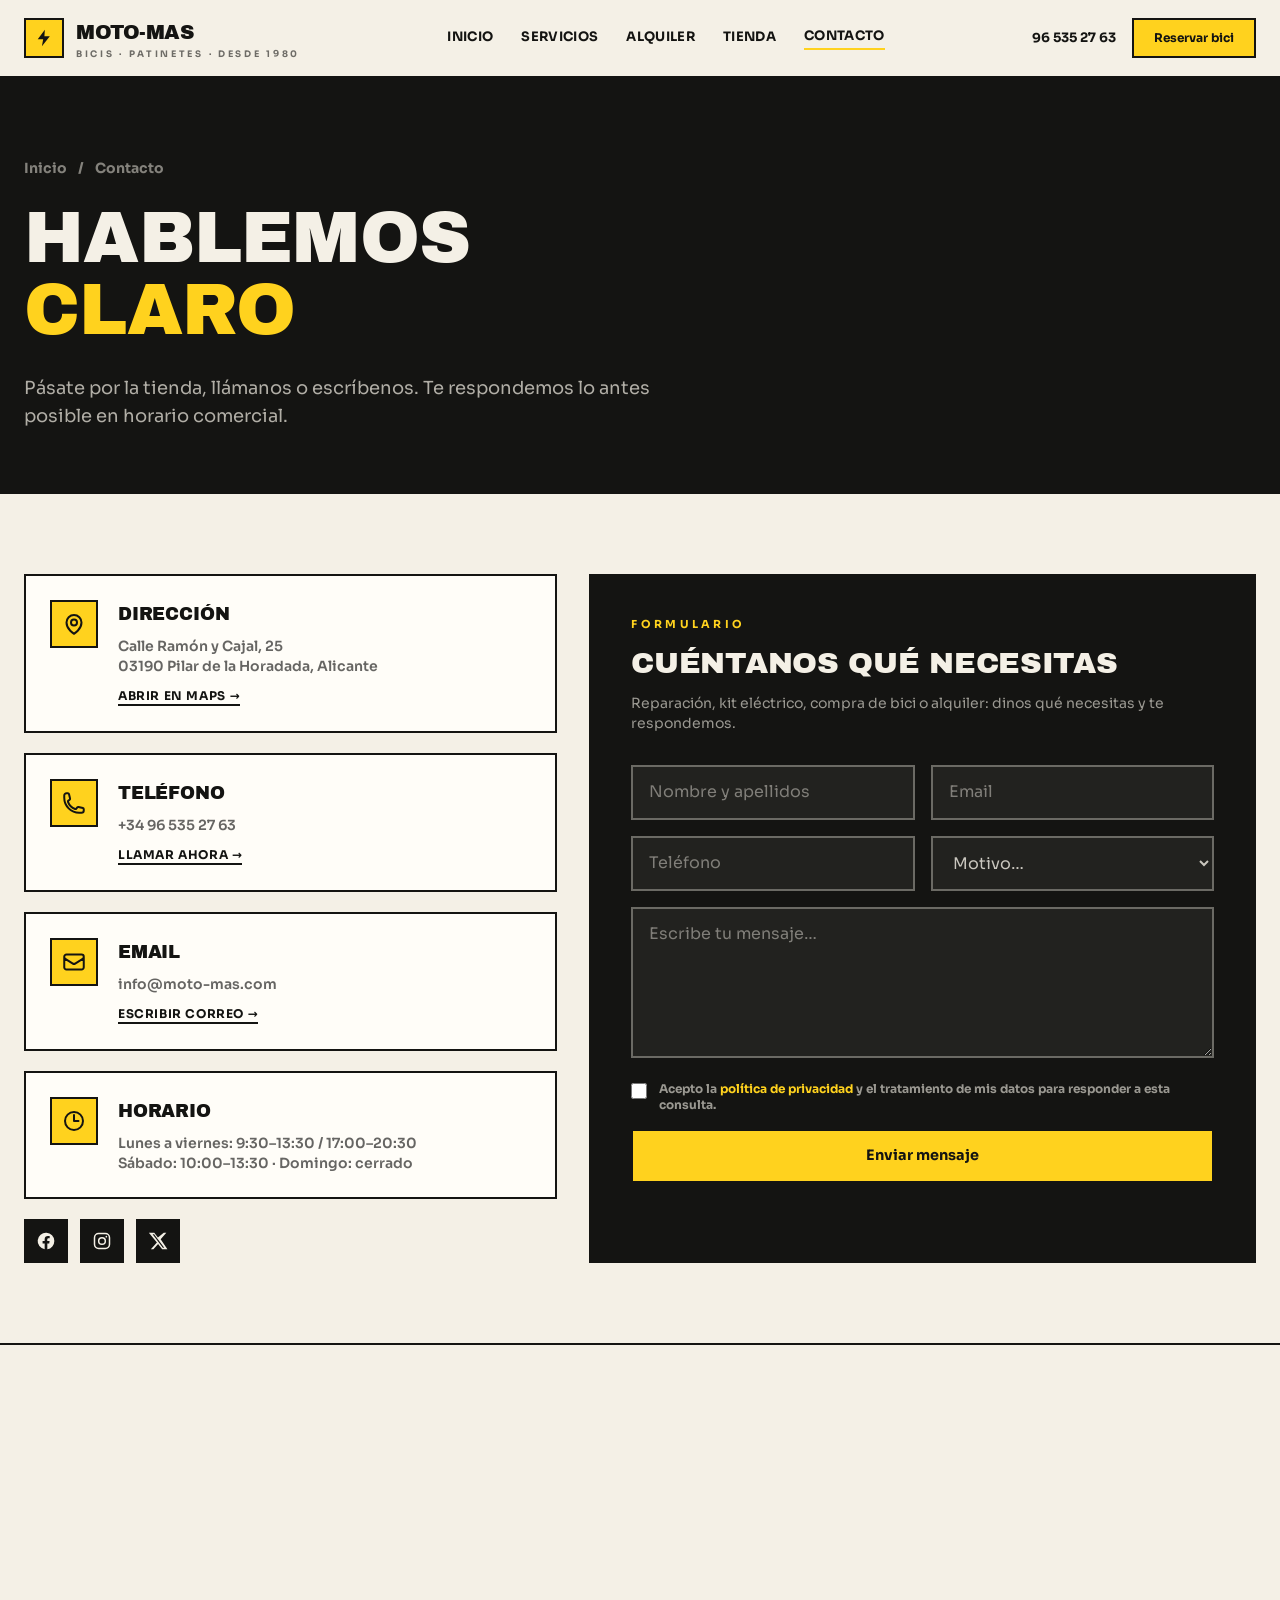
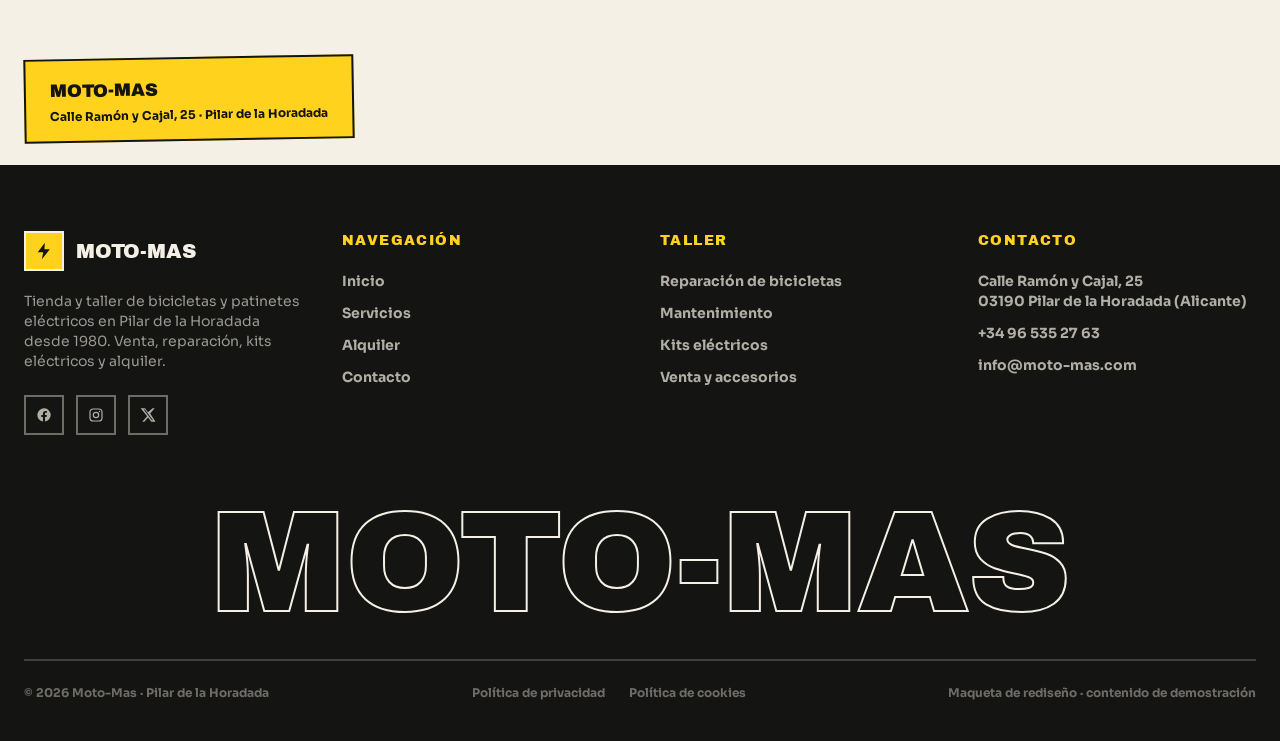
<file: maqueta-3/contacto.html>
<!DOCTYPE html>
<html lang="es">
<head>
  <meta charset="UTF-8">
  <meta name="viewport" content="width=device-width, initial-scale=1.0">
  <title>Contacto · Moto-Mas — Bicis y patinetes eléctricos en Pilar de la Horadada</title>
  <meta name="description" content="Contacta con Moto-Mas: Calle Ramón y Cajal 25, Pilar de la Horadada. Teléfono +34 96 535 27 63. Taller, tienda y alquiler de bicicletas.">
  <script src="../assets/vendor/tailwind.js"></script>
  <script>
    tailwind.config = {
      theme: {
        extend: {
          colors: {
            cream: { DEFAULT: '#f4f0e6', dark: '#eae4d6', white: '#fffdf8' },
            ink: '#141412',
            sun: { DEFAULT: '#ffd21e', deep: '#f5c400' }
          },
          fontFamily: {
            display: ['"Archivo Black"', 'sans-serif'],
            sans: ['Sora', 'sans-serif']
          }
        }
      }
    }
  </script>
  <link rel="stylesheet" href="css/estilos.css">
</head>
<body>

  <!-- ============ HEADER ============ -->
  <header class="bg-cream border-b-2 border-ink sticky top-0 z-50">
    <div class="max-w-7xl mx-auto px-4 sm:px-6">
      <div class="h-[76px] flex items-center justify-between gap-4">
        <a href="index.html" class="flex items-center gap-3 shrink-0">
          <span class="grid place-items-center w-10 h-10 bg-sun border-2 border-ink">
            <svg viewBox="0 0 24 24" fill="currentColor" class="w-5 h-5"><path d="M13 2 4.5 13.5H11L9.5 22 19 10h-6.5L13 2z"/></svg>
          </span>
          <span class="leading-none">
            <span class="display text-xl tracking-tight">MOTO-MAS</span>
            <span class="block text-[9px] font-bold uppercase tracking-[0.3em] text-ink/60 mt-1">Bicis · Patinetes · Desde 1980</span>
          </span>
        </a>

        <nav class="hidden lg:flex items-center gap-7 text-[13px] font-bold uppercase tracking-wide">
          <a href="index.html" class="hover:border-b-2 hover:border-ink pb-0.5 transition">Inicio</a>
          <a href="servicios.html" class="hover:border-b-2 hover:border-ink pb-0.5 transition">Servicios</a>
          <a href="index.html#alquiler" class="hover:border-b-2 hover:border-ink pb-0.5 transition">Alquiler</a>
          <a href="index.html#tienda" class="hover:border-b-2 hover:border-ink pb-0.5 transition">Tienda</a>
          <a href="contacto.html" class="border-b-2 border-sun pb-0.5">Contacto</a>
        </nav>

        <div class="hidden lg:flex items-center gap-4">
          <a href="tel:+34965352763" class="text-[13px] font-bold">96 535 27 63</a>
          <a href="index.html#alquiler" class="btn-yellow text-xs !py-2.5 !px-5">Reservar bici</a>
        </div>

        <button id="menuBtn" class="lg:hidden grid place-items-center w-11 h-11 border-2 border-ink bg-sun" aria-label="Abrir menú">
          <svg id="iconOpen" viewBox="0 0 24 24" fill="none" stroke="currentColor" stroke-width="2.4" class="w-6 h-6"><path stroke-linecap="round" d="M4 7h16M4 12h16M4 17h16"/></svg>
          <svg id="iconClose" viewBox="0 0 24 24" fill="none" stroke="currentColor" stroke-width="2.4" class="w-6 h-6 hidden"><path stroke-linecap="round" d="M6 6l12 12M18 6L6 18"/></svg>
        </button>
      </div>
    </div>

    <div id="mobileMenu" class="hidden lg:hidden border-t-2 border-ink bg-cream">
      <nav class="max-w-7xl mx-auto px-4 py-4 flex flex-col gap-1 font-bold uppercase text-sm">
        <a href="index.html" class="px-3 py-3 hover:bg-cream-dark">Inicio</a>
        <a href="servicios.html" class="px-3 py-3 hover:bg-cream-dark">Servicios</a>
        <a href="index.html#alquiler" class="px-3 py-3 hover:bg-cream-dark">Alquiler</a>
        <a href="index.html#tienda" class="px-3 py-3 hover:bg-cream-dark">Tienda</a>
        <a href="contacto.html" class="px-3 py-3 bg-sun border-2 border-ink">Contacto</a>
        <div class="h-0.5 bg-ink my-2"></div>
        <a href="tel:+34965352763" class="px-3 py-3 hover:bg-cream-dark">Llamar · 96 535 27 63</a>
        <a href="index.html#alquiler" class="btn-yellow justify-center mt-2">Reservar bici</a>
      </nav>
    </div>
  </header>

  <main>

    <!-- ============ PAGE HERO ============ -->
    <section class="bg-black-ink text-cream">
      <div class="max-w-7xl mx-auto px-4 sm:px-6 pt-14 pb-16 lg:pt-20 lg:pb-16">
        <p class="text-sm font-bold text-cream/50 mb-6"><a href="index.html" class="hover:text-sun transition">Inicio</a> <span class="mx-2">/</span> Contacto</p>
        <h1 class="display text-[2.6rem] sm:text-6xl lg:text-7xl">Hablemos<br><span class="text-sun">claro</span></h1>
        <p class="mt-7 text-cream/70 max-w-2xl text-lg">Pásate por la tienda, llámanos o escríbenos. Te respondemos lo antes posible en horario comercial.</p>
      </div>
    </section>

    <!-- ============ CONTACTO ============ -->
    <section class="py-16 lg:py-20">
      <div class="max-w-7xl mx-auto px-4 sm:px-6">
        <div class="grid lg:grid-cols-[1fr_1.25fr] gap-8">

          <div class="space-y-5">
            <a href="https://www.google.com/maps/search/?api=1&query=Calle+Ram%C3%B3n+y+Cajal+25,+03190+Pilar+de+la+Horadada" target="_blank" rel="noopener" class="card-hard p-6 flex gap-5 items-start reveal">
              <span class="grid place-items-center w-12 h-12 bg-sun border-2 border-ink shrink-0">
                <svg viewBox="0 0 24 24" fill="none" stroke="currentColor" stroke-width="2" class="w-6 h-6"><path stroke-linecap="round" stroke-linejoin="round" d="M15 10.5a3 3 0 1 1-6 0 3 3 0 0 1 6 0z"/><path stroke-linecap="round" stroke-linejoin="round" d="M19.5 10.5c0 7.142-7.5 11.25-7.5 11.25S4.5 17.642 4.5 10.5a7.5 7.5 0 1 1 15 0z"/></svg>
              </span>
              <div>
                <h2 class="display text-lg">Dirección</h2>
                <p class="text-sm font-semibold text-ink/65 mt-2">Calle Ramón y Cajal, 25<br>03190 Pilar de la Horadada, Alicante</p>
                <p class="text-xs font-bold uppercase tracking-wider mt-3 border-b-2 border-ink inline-block">Abrir en Maps →</p>
              </div>
            </a>

            <a href="tel:+34965352763" class="card-hard p-6 flex gap-5 items-start reveal">
              <span class="grid place-items-center w-12 h-12 bg-sun border-2 border-ink shrink-0">
                <svg viewBox="0 0 24 24" fill="none" stroke="currentColor" stroke-width="2" class="w-6 h-6"><path stroke-linecap="round" stroke-linejoin="round" d="M2.25 6.75c0 8.284 6.716 15 15 15h2.25a2.25 2.25 0 0 0 2.25-2.25v-1.372c0-.516-.351-.966-.852-1.091l-4.423-1.106c-.44-.11-.902.055-1.173.417l-.97 1.293c-.282.376-.769.542-1.21.38a12.035 12.035 0 0 1-7.143-7.143c-.162-.441.004-.928.38-1.21l1.293-.97c.363-.271.527-.734.417-1.173L6.963 3.102a1.125 1.125 0 0 0-1.091-.852H4.5A2.25 2.25 0 0 0 2.25 4.5v2.25z"/></svg>
              </span>
              <div>
                <h2 class="display text-lg">Teléfono</h2>
                <p class="text-sm font-semibold text-ink/65 mt-2">+34 96 535 27 63</p>
                <p class="text-xs font-bold uppercase tracking-wider mt-3 border-b-2 border-ink inline-block">Llamar ahora →</p>
              </div>
            </a>

            <a href="mailto:info@moto-mas.com" class="card-hard p-6 flex gap-5 items-start reveal">
              <span class="grid place-items-center w-12 h-12 bg-sun border-2 border-ink shrink-0">
                <svg viewBox="0 0 24 24" fill="none" stroke="currentColor" stroke-width="2" class="w-6 h-6"><path stroke-linecap="round" stroke-linejoin="round" d="M21.75 6.75v10.5a2.25 2.25 0 0 1-2.25 2.25h-15a2.25 2.25 0 0 1-2.25-2.25V6.75m19.5 0A2.25 2.25 0 0 0 19.5 4.5h-15a2.25 2.25 0 0 0-2.25 2.25m19.5 0v.243a2.25 2.25 0 0 1-1.07 1.916l-7.5 4.615a2.25 2.25 0 0 1-2.36 0L3.32 8.91a2.25 2.25 0 0 1-1.07-1.916V6.75"/></svg>
              </span>
              <div>
                <h2 class="display text-lg">Email</h2>
                <p class="text-sm font-semibold text-ink/65 mt-2">info@moto-mas.com</p>
                <p class="text-xs font-bold uppercase tracking-wider mt-3 border-b-2 border-ink inline-block">Escribir correo →</p>
              </div>
            </a>

            <div class="card-hard p-6 flex gap-5 items-start reveal">
              <span class="grid place-items-center w-12 h-12 bg-sun border-2 border-ink shrink-0">
                <svg viewBox="0 0 24 24" fill="none" stroke="currentColor" stroke-width="2" class="w-6 h-6"><path stroke-linecap="round" stroke-linejoin="round" d="M12 6v6h4.5m4.5 0a9 9 0 1 1-18 0 9 9 0 0 1 18 0z"/></svg>
              </span>
              <div>
                <h2 class="display text-lg">Horario</h2>
                <p class="text-sm font-semibold text-ink/65 mt-2">Lunes a viernes: 9:30–13:30 / 17:00–20:30<br>Sábado: 10:00–13:30 · Domingo: cerrado</p>
              </div>
            </div>

            <div class="flex gap-3">
              <a href="https://www.facebook.com/motomas.pilardelahoradada/" target="_blank" rel="noopener" aria-label="Facebook" class="grid place-items-center w-11 h-11 bg-black-ink text-cream hover:bg-sun hover:text-black-ink border-2 border-ink transition">
                <svg viewBox="0 0 24 24" fill="currentColor" class="w-5 h-5"><path d="M22 12a10 10 0 1 0-11.6 9.9v-7H7.9V12h2.5V9.8c0-2.5 1.5-3.9 3.8-3.9 1.1 0 2.2.2 2.2.2v2.5h-1.3c-1.2 0-1.6.8-1.6 1.6V12h2.8l-.4 2.9h-2.3v7A10 10 0 0 0 22 12z"/></svg>
              </a>
              <a href="https://www.instagram.com/rentbikepilar/" target="_blank" rel="noopener" aria-label="Instagram" class="grid place-items-center w-11 h-11 bg-black-ink text-cream hover:bg-sun hover:text-black-ink border-2 border-ink transition">
                <svg viewBox="0 0 24 24" fill="none" stroke="currentColor" stroke-width="1.8" class="w-5 h-5"><rect x="3" y="3" width="18" height="18" rx="5"/><circle cx="12" cy="12" r="4"/><circle cx="17.2" cy="6.8" r="1" fill="currentColor" stroke="none"/></svg>
              </a>
              <a href="https://twitter.com/rentbikepilar" target="_blank" rel="noopener" aria-label="Twitter" class="grid place-items-center w-11 h-11 bg-black-ink text-cream hover:bg-sun hover:text-black-ink border-2 border-ink transition">
                <svg viewBox="0 0 24 24" fill="currentColor" class="w-5 h-5"><path d="M18.9 2H22l-6.8 7.8L23.3 22h-6.3l-4.9-6.4L6.5 22H3.4l7.3-8.3L1 2h6.5l4.4 5.8L18.9 2zm-1.1 18h1.7L7.3 3.8H5.5L17.8 20z"/></svg>
              </a>
            </div>
          </div>

          <div class="border-2 border-ink bg-black-ink text-cream p-8 sm:p-10 reveal">
            <p class="text-[11px] font-bold uppercase tracking-[0.3em] text-sun">Formulario</p>
            <h2 class="display text-3xl mt-3">Cuéntanos qué necesitas</h2>
            <p class="text-cream/60 text-sm mt-3 mb-8">Reparación, kit eléctrico, compra de bici o alquiler: dinos qué necesitas y te respondemos.</p>

            <form id="formContacto" class="space-y-4">
              <div class="grid grid-cols-2 gap-4">
                <input required type="text" placeholder="Nombre y apellidos" class="field field-dark">
                <input required type="email" placeholder="Email" class="field field-dark">
              </div>
              <div class="grid grid-cols-2 gap-4">
                <input required type="tel" placeholder="Teléfono" class="field field-dark">
                <select class="field field-dark text-cream/80">
                  <option class="text-ink">Motivo…</option>
                  <option class="text-ink">Reparación / mantenimiento</option>
                  <option class="text-ink">Kit eléctrico</option>
                  <option class="text-ink">Compra de bici o patinete</option>
                  <option class="text-ink">Alquiler de bicicletas</option>
                  <option class="text-ink">Otro</option>
                </select>
              </div>
              <textarea required rows="5" placeholder="Escribe tu mensaje…" class="field field-dark"></textarea>
              <label class="flex items-start gap-3 text-xs font-bold text-cream/60">
                <input required type="checkbox" class="mt-0.5 accent-[#ffd21e] w-4 h-4">
                <span>Acepto la <a href="#" class="text-sun hover:underline">política de privacidad</a> y el tratamiento de mis datos para responder a esta consulta.</span>
              </label>
              <button type="submit" class="btn-yellow justify-center w-full">Enviar mensaje</button>
              <p class="form-ok hidden text-sm font-bold text-sun">¡Gracias! Hemos recibido tu mensaje. Te responderemos en breve. (demo de maqueta)</p>
            </form>
          </div>
        </div>
      </div>
    </section>

    <!-- ============ MAPA ============ -->
    <section class="border-t-2 border-ink">
      <div class="relative h-[420px]">
        <iframe title="Mapa de Moto-Mas" src="https://www.google.com/maps?q=Calle+Ram%C3%B3n+y+Cajal+25,+03190+Pilar+de+la+Horadada,+Alicante&output=embed" class="absolute inset-0 w-full h-full" loading="lazy"></iframe>
        <div class="absolute bottom-6 left-6 bg-sun border-2 border-ink px-6 py-4 rotate-n1 hidden sm:block">
          <p class="display text-lg">MOTO-MAS</p>
          <p class="text-xs font-bold mt-1">Calle Ramón y Cajal, 25 · Pilar de la Horadada</p>
        </div>
      </div>
    </section>
  </main>

  <!-- ============ FOOTER ============ -->
  <footer class="bg-black-ink text-cream border-t-2 border-ink">
    <div class="max-w-7xl mx-auto px-4 sm:px-6 pt-16 pb-10">
      <div class="grid md:grid-cols-2 lg:grid-cols-4 gap-10">
        <div>
          <div class="flex items-center gap-3">
            <span class="grid place-items-center w-10 h-10 bg-sun border-2 border-cream">
              <svg viewBox="0 0 24 24" fill="currentColor" class="w-5 h-5 text-black-ink"><path d="M13 2 4.5 13.5H11L9.5 22 19 10h-6.5L13 2z"/></svg>
            </span>
            <span class="display text-xl">MOTO-MAS</span>
          </div>
          <p class="text-sm text-cream/60 mt-5">Tienda y taller de bicicletas y patinetes eléctricos en Pilar de la Horadada desde 1980. Venta, reparación, kits eléctricos y alquiler.</p>
          <div class="flex gap-3 mt-6">
            <a href="https://www.facebook.com/motomas.pilardelahoradada/" target="_blank" rel="noopener" aria-label="Facebook" class="grid place-items-center w-10 h-10 border-2 border-cream/40 text-cream/70 hover:bg-sun hover:text-black-ink hover:border-sun transition">
              <svg viewBox="0 0 24 24" fill="currentColor" class="w-4 h-4"><path d="M22 12a10 10 0 1 0-11.6 9.9v-7H7.9V12h2.5V9.8c0-2.5 1.5-3.9 3.8-3.9 1.1 0 2.2.2 2.2.2v2.5h-1.3c-1.2 0-1.6.8-1.6 1.6V12h2.8l-.4 2.9h-2.3v7A10 10 0 0 0 22 12z"/></svg>
            </a>
            <a href="https://www.instagram.com/rentbikepilar/" target="_blank" rel="noopener" aria-label="Instagram" class="grid place-items-center w-10 h-10 border-2 border-cream/40 text-cream/70 hover:bg-sun hover:text-black-ink hover:border-sun transition">
              <svg viewBox="0 0 24 24" fill="none" stroke="currentColor" stroke-width="1.8" class="w-4 h-4"><rect x="3" y="3" width="18" height="18" rx="5"/><circle cx="12" cy="12" r="4"/><circle cx="17.2" cy="6.8" r="1" fill="currentColor" stroke="none"/></svg>
            </a>
            <a href="https://twitter.com/rentbikepilar" target="_blank" rel="noopener" aria-label="Twitter" class="grid place-items-center w-10 h-10 border-2 border-cream/40 text-cream/70 hover:bg-sun hover:text-black-ink hover:border-sun transition">
              <svg viewBox="0 0 24 24" fill="currentColor" class="w-4 h-4"><path d="M18.9 2H22l-6.8 7.8L23.3 22h-6.3l-4.9-6.4L6.5 22H3.4l7.3-8.3L1 2h6.5l4.4 5.8L18.9 2zm-1.1 18h1.7L7.3 3.8H5.5L17.8 20z"/></svg>
            </a>
          </div>
        </div>

        <div>
          <h3 class="display text-sm uppercase tracking-widest text-sun">Navegación</h3>
          <ul class="mt-5 space-y-3 text-sm font-bold text-cream/70">
            <li><a href="index.html" class="hover:text-sun transition">Inicio</a></li>
            <li><a href="servicios.html" class="hover:text-sun transition">Servicios</a></li>
            <li><a href="index.html#alquiler" class="hover:text-sun transition">Alquiler</a></li>
            <li><a href="contacto.html" class="hover:text-sun transition">Contacto</a></li>
          </ul>
        </div>

        <div>
          <h3 class="display text-sm uppercase tracking-widest text-sun">Taller</h3>
          <ul class="mt-5 space-y-3 text-sm font-bold text-cream/70">
            <li><a href="servicios.html#reparacion" class="hover:text-sun transition">Reparación de bicicletas</a></li>
            <li><a href="servicios.html#mantenimiento" class="hover:text-sun transition">Mantenimiento</a></li>
            <li><a href="servicios.html#kits" class="hover:text-sun transition">Kits eléctricos</a></li>
            <li><a href="servicios.html#tienda" class="hover:text-sun transition">Venta y accesorios</a></li>
          </ul>
        </div>

        <div>
          <h3 class="display text-sm uppercase tracking-widest text-sun">Contacto</h3>
          <ul class="mt-5 space-y-3 text-sm font-bold text-cream/70">
            <li>Calle Ramón y Cajal, 25<br>03190 Pilar de la Horadada (Alicante)</li>
            <li><a href="tel:+34965352763" class="hover:text-sun transition">+34 96 535 27 63</a></li>
            <li><a href="mailto:info@moto-mas.com" class="hover:text-sun transition">info@moto-mas.com</a></li>
          </ul>
        </div>
      </div>

      <p class="display text-[13vw] lg:text-[9rem] leading-none text-center mt-14 outline-text-cream select-none" aria-hidden="true">MOTO-MAS</p>

      <div class="border-t-2 border-cream/20 mt-6 pt-6 flex flex-col sm:flex-row items-center justify-between gap-4 text-xs font-bold text-cream/40">
        <p>© <span id="year">2026</span> Moto-Mas · Pilar de la Horadada</p>
        <div class="flex gap-6">
          <a href="#" class="hover:text-sun transition">Política de privacidad</a>
          <a href="#" class="hover:text-sun transition">Política de cookies</a>
        </div>
        <p>Maqueta de rediseño · contenido de demostración</p>
      </div>
    </div>
  </footer>

  <script>
    const menuBtn = document.getElementById('menuBtn');
    const mobileMenu = document.getElementById('mobileMenu');
    const iconOpen = document.getElementById('iconOpen');
    const iconClose = document.getElementById('iconClose');
    menuBtn.addEventListener('click', () => {
      mobileMenu.classList.toggle('hidden');
      iconOpen.classList.toggle('hidden');
      iconClose.classList.toggle('hidden');
    });
    mobileMenu.querySelectorAll('a').forEach(a => a.addEventListener('click', () => {
      mobileMenu.classList.add('hidden');
      iconOpen.classList.remove('hidden');
      iconClose.classList.add('hidden');
    }));

    const observer = new IntersectionObserver((entries) => {
      entries.forEach(e => { if (e.isIntersecting) { e.target.classList.add('in'); observer.unobserve(e.target); } });
    }, { threshold: 0.15 });
    document.querySelectorAll('.reveal').forEach(el => observer.observe(el));

    const form = document.getElementById('formContacto');
    form.addEventListener('submit', (e) => {
      e.preventDefault();
      form.querySelector('.form-ok').classList.remove('hidden');
      form.reset();
    });

    document.getElementById('year').textContent = new Date().getFullYear();
  </script>
</body>
</html>
</file>
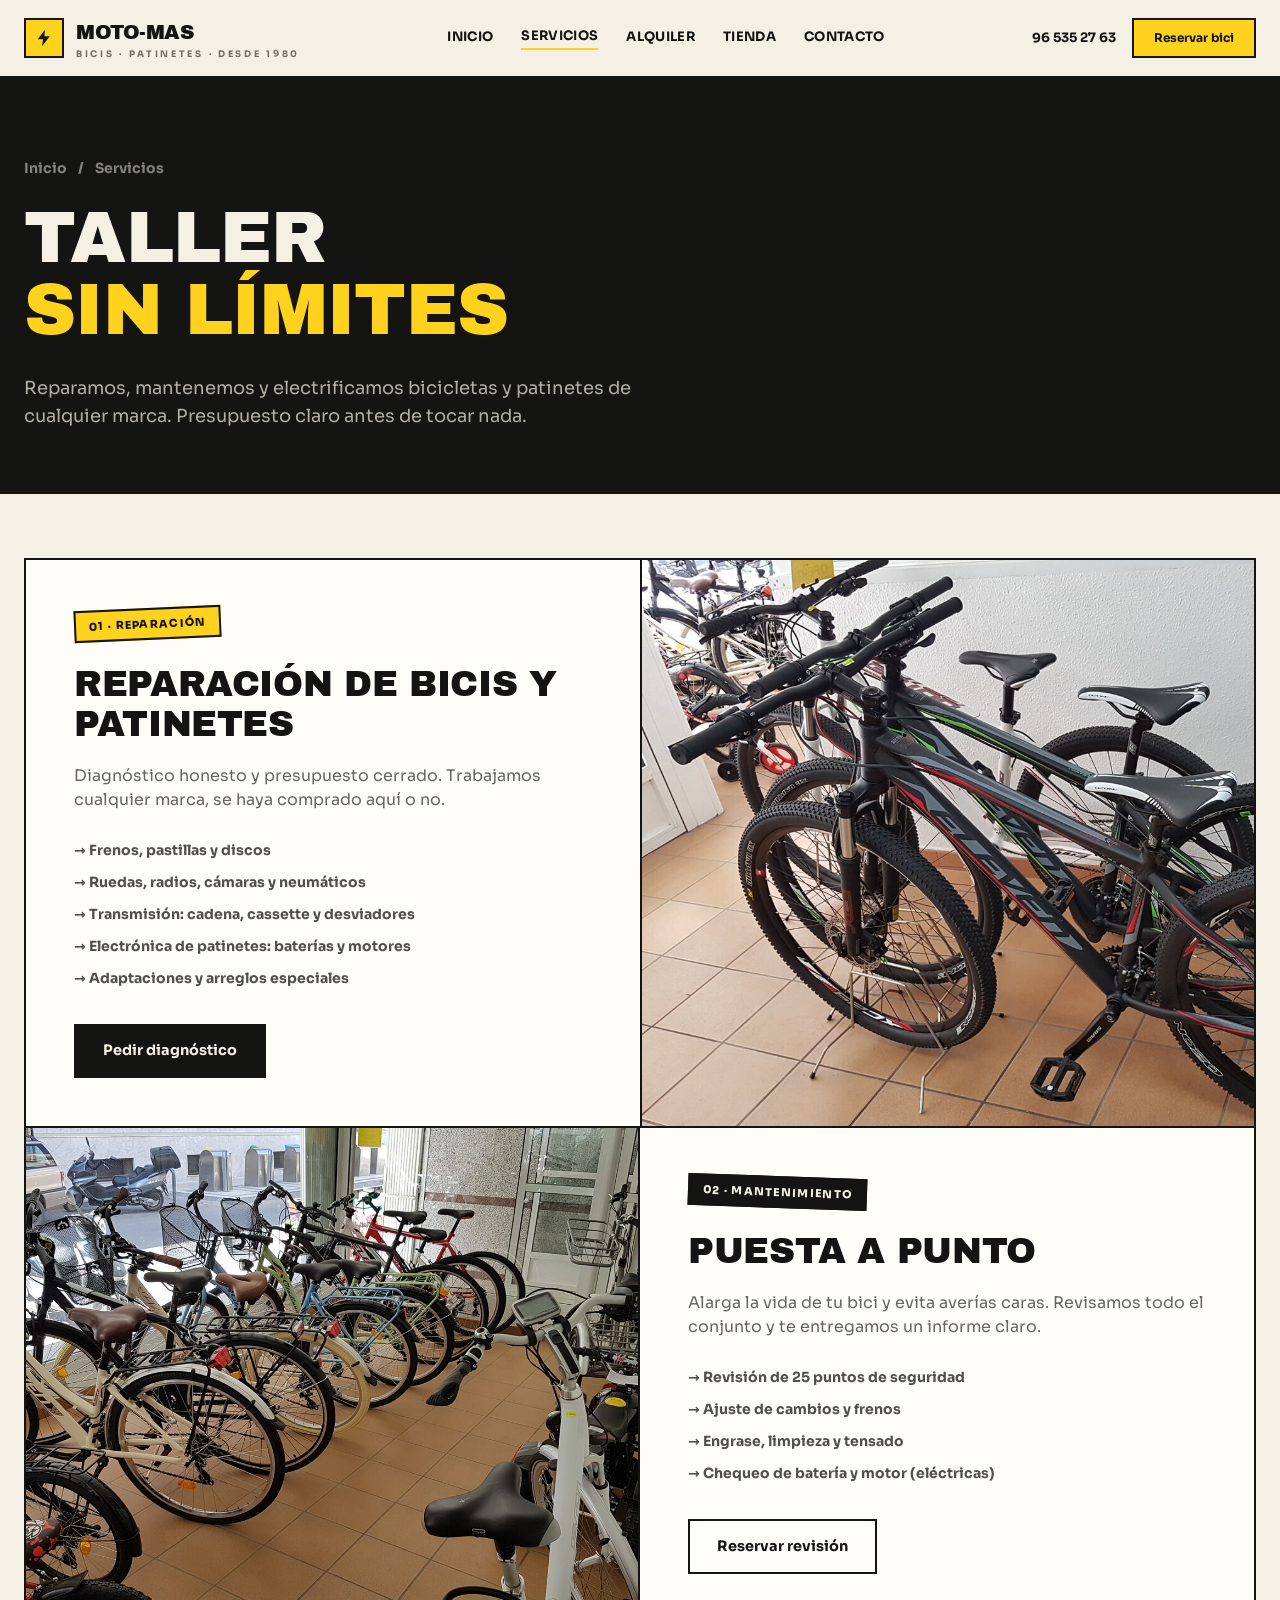
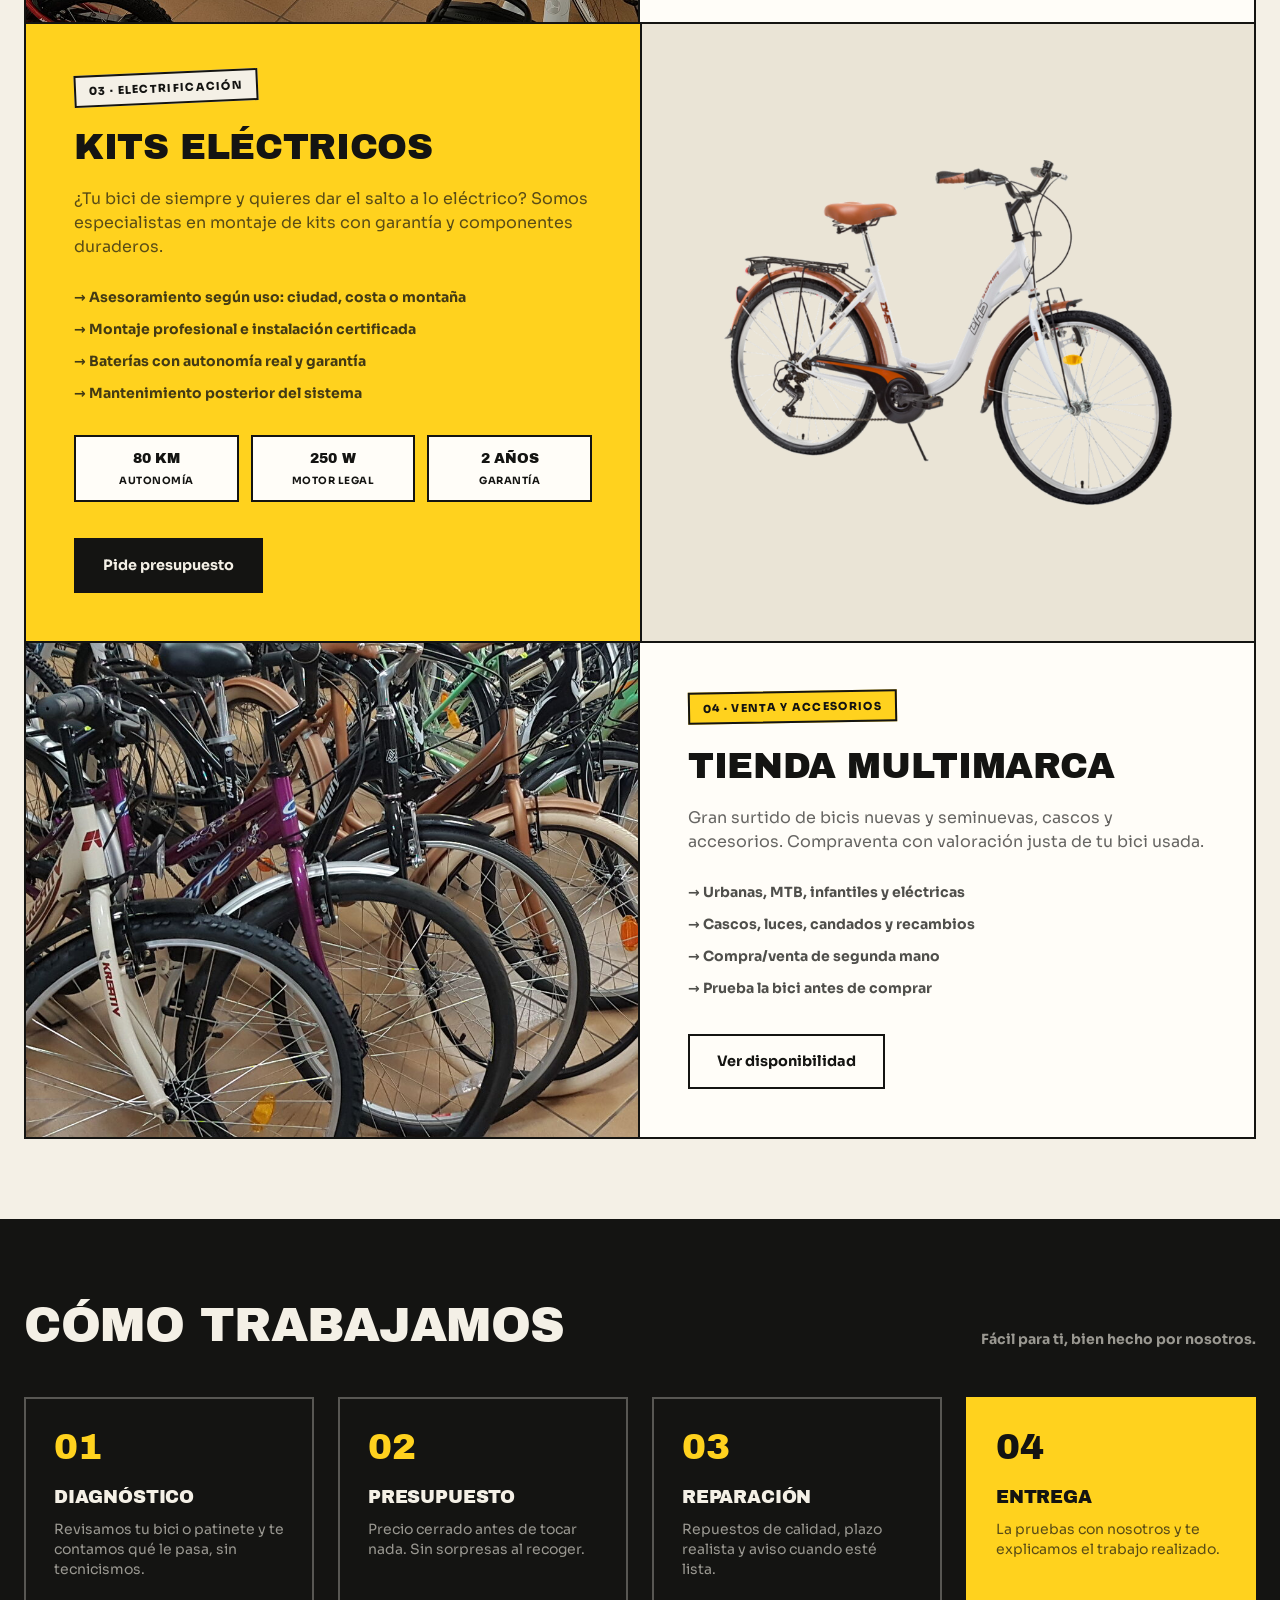
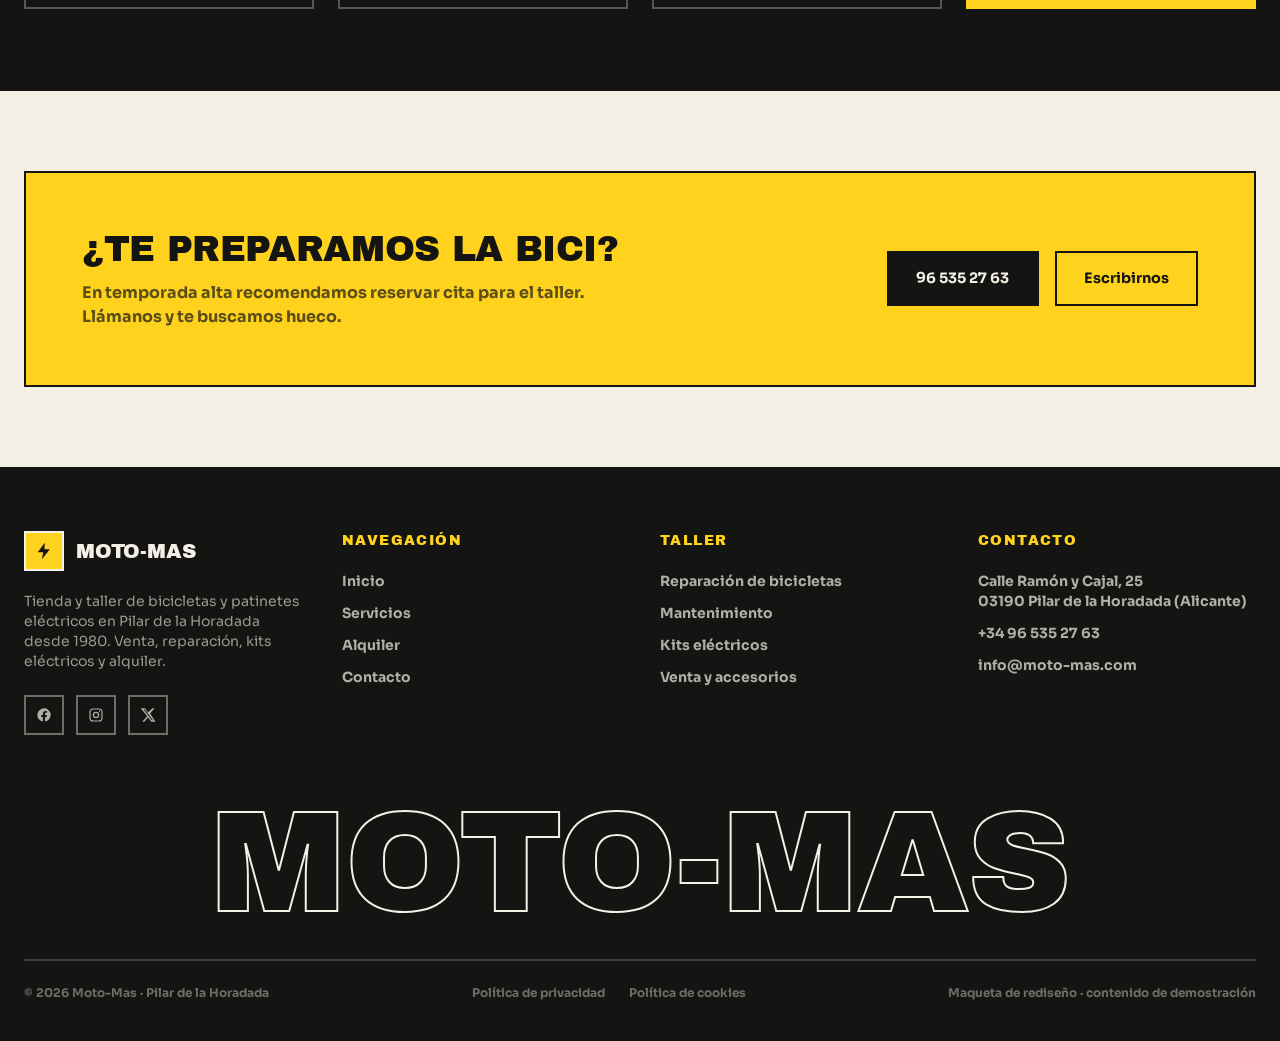
<file: maqueta-3/servicios.html>
<!DOCTYPE html>
<html lang="es">
<head>
  <meta charset="UTF-8">
  <meta name="viewport" content="width=device-width, initial-scale=1.0">
  <title>Servicios · Moto-Mas — Taller de bicicletas y patinetes en Pilar de la Horadada</title>
  <meta name="description" content="Reparación, mantenimiento, kits eléctricos, venta y accesorios. Taller multimarca de bicicletas y patinetes en Pilar de la Horadada.">
  <script src="../assets/vendor/tailwind.js"></script>
  <script>
    tailwind.config = {
      theme: {
        extend: {
          colors: {
            cream: { DEFAULT: '#f4f0e6', dark: '#eae4d6', white: '#fffdf8' },
            ink: '#141412',
            sun: { DEFAULT: '#ffd21e', deep: '#f5c400' }
          },
          fontFamily: {
            display: ['"Archivo Black"', 'sans-serif'],
            sans: ['Sora', 'sans-serif']
          }
        }
      }
    }
  </script>
  <link rel="stylesheet" href="css/estilos.css">
</head>
<body>

  <!-- ============ HEADER ============ -->
  <header class="bg-cream border-b-2 border-ink sticky top-0 z-50">
    <div class="max-w-7xl mx-auto px-4 sm:px-6">
      <div class="h-[76px] flex items-center justify-between gap-4">
        <a href="index.html" class="flex items-center gap-3 shrink-0">
          <span class="grid place-items-center w-10 h-10 bg-sun border-2 border-ink">
            <svg viewBox="0 0 24 24" fill="currentColor" class="w-5 h-5"><path d="M13 2 4.5 13.5H11L9.5 22 19 10h-6.5L13 2z"/></svg>
          </span>
          <span class="leading-none">
            <span class="display text-xl tracking-tight">MOTO-MAS</span>
            <span class="block text-[9px] font-bold uppercase tracking-[0.3em] text-ink/60 mt-1">Bicis · Patinetes · Desde 1980</span>
          </span>
        </a>

        <nav class="hidden lg:flex items-center gap-7 text-[13px] font-bold uppercase tracking-wide">
          <a href="index.html" class="hover:border-b-2 hover:border-ink pb-0.5 transition">Inicio</a>
          <a href="servicios.html" class="border-b-2 border-sun pb-0.5">Servicios</a>
          <a href="index.html#alquiler" class="hover:border-b-2 hover:border-ink pb-0.5 transition">Alquiler</a>
          <a href="index.html#tienda" class="hover:border-b-2 hover:border-ink pb-0.5 transition">Tienda</a>
          <a href="contacto.html" class="hover:border-b-2 hover:border-ink pb-0.5 transition">Contacto</a>
        </nav>

        <div class="hidden lg:flex items-center gap-4">
          <a href="tel:+34965352763" class="text-[13px] font-bold">96 535 27 63</a>
          <a href="index.html#alquiler" class="btn-yellow text-xs !py-2.5 !px-5">Reservar bici</a>
        </div>

        <button id="menuBtn" class="lg:hidden grid place-items-center w-11 h-11 border-2 border-ink bg-sun" aria-label="Abrir menú">
          <svg id="iconOpen" viewBox="0 0 24 24" fill="none" stroke="currentColor" stroke-width="2.4" class="w-6 h-6"><path stroke-linecap="round" d="M4 7h16M4 12h16M4 17h16"/></svg>
          <svg id="iconClose" viewBox="0 0 24 24" fill="none" stroke="currentColor" stroke-width="2.4" class="w-6 h-6 hidden"><path stroke-linecap="round" d="M6 6l12 12M18 6L6 18"/></svg>
        </button>
      </div>
    </div>

    <div id="mobileMenu" class="hidden lg:hidden border-t-2 border-ink bg-cream">
      <nav class="max-w-7xl mx-auto px-4 py-4 flex flex-col gap-1 font-bold uppercase text-sm">
        <a href="index.html" class="px-3 py-3 hover:bg-cream-dark">Inicio</a>
        <a href="servicios.html" class="px-3 py-3 bg-sun border-2 border-ink">Servicios</a>
        <a href="index.html#alquiler" class="px-3 py-3 hover:bg-cream-dark">Alquiler</a>
        <a href="index.html#tienda" class="px-3 py-3 hover:bg-cream-dark">Tienda</a>
        <a href="contacto.html" class="px-3 py-3 hover:bg-cream-dark">Contacto</a>
        <div class="h-0.5 bg-ink my-2"></div>
        <a href="tel:+34965352763" class="px-3 py-3 hover:bg-cream-dark">Llamar · 96 535 27 63</a>
        <a href="index.html#alquiler" class="btn-yellow justify-center mt-2">Reservar bici</a>
      </nav>
    </div>
  </header>

  <main>

    <!-- ============ PAGE HERO ============ -->
    <section class="bg-black-ink text-cream">
      <div class="max-w-7xl mx-auto px-4 sm:px-6 pt-14 pb-16 lg:pt-20 lg:pb-16">
        <p class="text-sm font-bold text-cream/50 mb-6"><a href="index.html" class="hover:text-sun transition">Inicio</a> <span class="mx-2">/</span> Servicios</p>
        <h1 class="display text-[2.6rem] sm:text-6xl lg:text-7xl">Taller<br><span class="text-sun">sin límites</span></h1>
        <p class="mt-7 text-cream/70 max-w-2xl text-lg">Reparamos, mantenemos y electrificamos bicicletas y patinetes de cualquier marca. Presupuesto claro antes de tocar nada.</p>
      </div>
    </section>

    <!-- ============ SERVICIOS ============ -->
    <section>
      <div class="max-w-7xl mx-auto px-4 sm:px-6">

        <!-- Reparación -->
        <div id="reparacion" class="grid lg:grid-cols-2 gap-0 border-2 border-ink mt-16 reveal">
          <div class="p-8 sm:p-12 bg-cream-white">
            <span class="tag tag-yellow rotate-n2 inline-block">01 · Reparación</span>
            <h2 class="display text-3xl sm:text-4xl mt-6">Reparación de bicis y patinetes</h2>
            <p class="mt-5 text-ink/65">Diagnóstico honesto y presupuesto cerrado. Trabajamos cualquier marca, se haya comprado aquí o no.</p>
            <ul class="mt-7 space-y-3 text-sm font-bold text-ink/75">
              <li>→ Frenos, pastillas y discos</li>
              <li>→ Ruedas, radios, cámaras y neumáticos</li>
              <li>→ Transmisión: cadena, cassette y desviadores</li>
              <li>→ Electrónica de patinetes: baterías y motores</li>
              <li>→ Adaptaciones y arreglos especiales</li>
            </ul>
            <a href="contacto.html" class="btn-black mt-9">Pedir diagnóstico</a>
          </div>
          <div class="border-t-2 lg:border-t-0 lg:border-l-2 border-ink">
            <img src="../assets/img/mtb-taller.jpg" alt="Reparación de bicicletas" class="img-cover h-full min-h-[280px]">
          </div>
        </div>

        <!-- Mantenimiento -->
        <div id="mantenimiento" class="grid lg:grid-cols-2 gap-0 border-2 border-ink border-t-0 reveal">
          <div class="border-b-2 lg:border-b-0 lg:border-r-2 border-ink order-2 lg:order-1">
            <img src="../assets/img/taller-bicis.jpg" alt="Mantenimiento de bicicletas" class="img-cover h-full min-h-[280px]">
          </div>
          <div class="p-8 sm:p-12 bg-cream-white order-1 lg:order-2">
            <span class="tag tag-black rotate-p2 inline-block">02 · Mantenimiento</span>
            <h2 class="display text-3xl sm:text-4xl mt-6">Puesta a punto</h2>
            <p class="mt-5 text-ink/65">Alarga la vida de tu bici y evita averías caras. Revisamos todo el conjunto y te entregamos un informe claro.</p>
            <ul class="mt-7 space-y-3 text-sm font-bold text-ink/75">
              <li>→ Revisión de 25 puntos de seguridad</li>
              <li>→ Ajuste de cambios y frenos</li>
              <li>→ Engrase, limpieza y tensado</li>
              <li>→ Chequeo de batería y motor (eléctricas)</li>
            </ul>
            <a href="contacto.html" class="btn-outline-ink mt-9">Reservar revisión</a>
          </div>
        </div>

        <!-- Kits -->
        <div id="kits" class="grid lg:grid-cols-2 gap-0 border-2 border-ink border-t-0 reveal">
          <div class="p-8 sm:p-12 bg-sun">
            <span class="tag tag-cream rotate-n2 inline-block">03 · Electrificación</span>
            <h2 class="display text-3xl sm:text-4xl mt-6">Kits eléctricos</h2>
            <p class="mt-5 text-ink/70">¿Tu bici de siempre y quieres dar el salto a lo eléctrico? Somos especialistas en montaje de kits con garantía y componentes duraderos.</p>
            <ul class="mt-7 space-y-3 text-sm font-bold text-ink/80">
              <li>→ Asesoramiento según uso: ciudad, costa o montaña</li>
              <li>→ Montaje profesional e instalación certificada</li>
              <li>→ Baterías con autonomía real y garantía</li>
              <li>→ Mantenimiento posterior del sistema</li>
            </ul>
            <div class="grid grid-cols-3 gap-3 mt-8">
              <div class="border-2 border-ink bg-cream-white py-3 text-center">
                <p class="display text-sm">80 km</p>
                <p class="text-[10px] font-bold uppercase tracking-wider mt-1">Autonomía</p>
              </div>
              <div class="border-2 border-ink bg-cream-white py-3 text-center">
                <p class="display text-sm">250 W</p>
                <p class="text-[10px] font-bold uppercase tracking-wider mt-1">Motor legal</p>
              </div>
              <div class="border-2 border-ink bg-cream-white py-3 text-center">
                <p class="display text-sm">2 años</p>
                <p class="text-[10px] font-bold uppercase tracking-wider mt-1">Garantía</p>
              </div>
            </div>
            <a href="contacto.html" class="btn-black mt-9">Pide presupuesto</a>
          </div>
          <div class="border-t-2 lg:border-t-0 lg:border-l-2 border-ink bg-cream-dark grid place-items-center p-10">
            <img src="../assets/img/bici-city.png" alt="Bicicleta lista para kit eléctrico" class="w-full max-w-md animate-floaty">
          </div>
        </div>

        <!-- Venta -->
        <div id="tienda" class="grid lg:grid-cols-2 gap-0 border-2 border-ink border-t-0 mb-20 reveal">
          <div class="border-b-2 lg:border-b-0 lg:border-r-2 border-ink order-2 lg:order-1">
            <img src="../assets/img/exposicion-bicis.jpg" alt="Exposición de bicicletas" class="img-cover h-full min-h-[280px]">
          </div>
          <div class="p-8 sm:p-12 bg-cream-white order-1 lg:order-2">
            <span class="tag tag-yellow rotate-n1 inline-block">04 · Venta y accesorios</span>
            <h2 class="display text-3xl sm:text-4xl mt-6">Tienda multimarca</h2>
            <p class="mt-5 text-ink/65">Gran surtido de bicis nuevas y seminuevas, cascos y accesorios. Compraventa con valoración justa de tu bici usada.</p>
            <ul class="mt-7 space-y-3 text-sm font-bold text-ink/75">
              <li>→ Urbanas, MTB, infantiles y eléctricas</li>
              <li>→ Cascos, luces, candados y recambios</li>
              <li>→ Compra/venta de segunda mano</li>
              <li>→ Prueba la bici antes de comprar</li>
            </ul>
            <a href="contacto.html" class="btn-outline-ink mt-9">Ver disponibilidad</a>
          </div>
        </div>
      </div>
    </section>

    <!-- ============ PROCESO ============ -->
    <section class="bg-black-ink text-cream border-y-2 border-ink">
      <div class="max-w-7xl mx-auto px-4 sm:px-6 py-20">
        <div class="flex flex-wrap items-end justify-between gap-6 mb-12 reveal">
          <h2 class="display text-4xl sm:text-5xl">Cómo trabajamos</h2>
          <p class="text-cream/60 font-bold text-sm max-w-xs">Fácil para ti, bien hecho por nosotros.</p>
        </div>
        <div class="grid sm:grid-cols-2 lg:grid-cols-4 gap-6">
          <div class="border-2 border-cream/30 p-7 reveal">
            <p class="display text-4xl text-sun">01</p>
            <h3 class="display text-lg mt-4">Diagnóstico</h3>
            <p class="text-sm text-cream/60 mt-2">Revisamos tu bici o patinete y te contamos qué le pasa, sin tecnicismos.</p>
          </div>
          <div class="border-2 border-cream/30 p-7 reveal">
            <p class="display text-4xl text-sun">02</p>
            <h3 class="display text-lg mt-4">Presupuesto</h3>
            <p class="text-sm text-cream/60 mt-2">Precio cerrado antes de tocar nada. Sin sorpresas al recoger.</p>
          </div>
          <div class="border-2 border-cream/30 p-7 reveal">
            <p class="display text-4xl text-sun">03</p>
            <h3 class="display text-lg mt-4">Reparación</h3>
            <p class="text-sm text-cream/60 mt-2">Repuestos de calidad, plazo realista y aviso cuando esté lista.</p>
          </div>
          <div class="border-2 border-sun p-7 bg-sun text-ink reveal">
            <p class="display text-4xl">04</p>
            <h3 class="display text-lg mt-4">Entrega</h3>
            <p class="text-sm text-ink/70 mt-2">La pruebas con nosotros y te explicamos el trabajo realizado.</p>
          </div>
        </div>
      </div>
    </section>

    <!-- ============ CTA ============ -->
    <section class="py-20">
      <div class="max-w-7xl mx-auto px-4 sm:px-6">
        <div class="border-2 border-ink bg-sun p-10 lg:p-14 reveal flex flex-wrap items-center justify-between gap-8">
          <div>
            <h2 class="display text-3xl sm:text-4xl">¿Te preparamos la bici?</h2>
            <p class="mt-3 font-bold text-ink/70 max-w-xl">En temporada alta recomendamos reservar cita para el taller. Llámanos y te buscamos hueco.</p>
          </div>
          <div class="flex flex-wrap gap-4">
            <a href="tel:+34965352763" class="btn-black">96 535 27 63</a>
            <a href="contacto.html" class="btn-outline-ink">Escribirnos</a>
          </div>
        </div>
      </div>
    </section>
  </main>

  <!-- ============ FOOTER ============ -->
  <footer class="bg-black-ink text-cream">
    <div class="max-w-7xl mx-auto px-4 sm:px-6 pt-16 pb-10">
      <div class="grid md:grid-cols-2 lg:grid-cols-4 gap-10">
        <div>
          <div class="flex items-center gap-3">
            <span class="grid place-items-center w-10 h-10 bg-sun border-2 border-cream">
              <svg viewBox="0 0 24 24" fill="currentColor" class="w-5 h-5 text-black-ink"><path d="M13 2 4.5 13.5H11L9.5 22 19 10h-6.5L13 2z"/></svg>
            </span>
            <span class="display text-xl">MOTO-MAS</span>
          </div>
          <p class="text-sm text-cream/60 mt-5">Tienda y taller de bicicletas y patinetes eléctricos en Pilar de la Horadada desde 1980. Venta, reparación, kits eléctricos y alquiler.</p>
          <div class="flex gap-3 mt-6">
            <a href="https://www.facebook.com/motomas.pilardelahoradada/" target="_blank" rel="noopener" aria-label="Facebook" class="grid place-items-center w-10 h-10 border-2 border-cream/40 text-cream/70 hover:bg-sun hover:text-black-ink hover:border-sun transition">
              <svg viewBox="0 0 24 24" fill="currentColor" class="w-4 h-4"><path d="M22 12a10 10 0 1 0-11.6 9.9v-7H7.9V12h2.5V9.8c0-2.5 1.5-3.9 3.8-3.9 1.1 0 2.2.2 2.2.2v2.5h-1.3c-1.2 0-1.6.8-1.6 1.6V12h2.8l-.4 2.9h-2.3v7A10 10 0 0 0 22 12z"/></svg>
            </a>
            <a href="https://www.instagram.com/rentbikepilar/" target="_blank" rel="noopener" aria-label="Instagram" class="grid place-items-center w-10 h-10 border-2 border-cream/40 text-cream/70 hover:bg-sun hover:text-black-ink hover:border-sun transition">
              <svg viewBox="0 0 24 24" fill="none" stroke="currentColor" stroke-width="1.8" class="w-4 h-4"><rect x="3" y="3" width="18" height="18" rx="5"/><circle cx="12" cy="12" r="4"/><circle cx="17.2" cy="6.8" r="1" fill="currentColor" stroke="none"/></svg>
            </a>
            <a href="https://twitter.com/rentbikepilar" target="_blank" rel="noopener" aria-label="Twitter" class="grid place-items-center w-10 h-10 border-2 border-cream/40 text-cream/70 hover:bg-sun hover:text-black-ink hover:border-sun transition">
              <svg viewBox="0 0 24 24" fill="currentColor" class="w-4 h-4"><path d="M18.9 2H22l-6.8 7.8L23.3 22h-6.3l-4.9-6.4L6.5 22H3.4l7.3-8.3L1 2h6.5l4.4 5.8L18.9 2zm-1.1 18h1.7L7.3 3.8H5.5L17.8 20z"/></svg>
            </a>
          </div>
        </div>

        <div>
          <h3 class="display text-sm uppercase tracking-widest text-sun">Navegación</h3>
          <ul class="mt-5 space-y-3 text-sm font-bold text-cream/70">
            <li><a href="index.html" class="hover:text-sun transition">Inicio</a></li>
            <li><a href="servicios.html" class="hover:text-sun transition">Servicios</a></li>
            <li><a href="index.html#alquiler" class="hover:text-sun transition">Alquiler</a></li>
            <li><a href="contacto.html" class="hover:text-sun transition">Contacto</a></li>
          </ul>
        </div>

        <div>
          <h3 class="display text-sm uppercase tracking-widest text-sun">Taller</h3>
          <ul class="mt-5 space-y-3 text-sm font-bold text-cream/70">
            <li><a href="servicios.html#reparacion" class="hover:text-sun transition">Reparación de bicicletas</a></li>
            <li><a href="servicios.html#mantenimiento" class="hover:text-sun transition">Mantenimiento</a></li>
            <li><a href="servicios.html#kits" class="hover:text-sun transition">Kits eléctricos</a></li>
            <li><a href="servicios.html#tienda" class="hover:text-sun transition">Venta y accesorios</a></li>
          </ul>
        </div>

        <div>
          <h3 class="display text-sm uppercase tracking-widest text-sun">Contacto</h3>
          <ul class="mt-5 space-y-3 text-sm font-bold text-cream/70">
            <li>Calle Ramón y Cajal, 25<br>03190 Pilar de la Horadada (Alicante)</li>
            <li><a href="tel:+34965352763" class="hover:text-sun transition">+34 96 535 27 63</a></li>
            <li><a href="mailto:info@moto-mas.com" class="hover:text-sun transition">info@moto-mas.com</a></li>
          </ul>
        </div>
      </div>

      <p class="display text-[13vw] lg:text-[9rem] leading-none text-center mt-14 outline-text-cream select-none" aria-hidden="true">MOTO-MAS</p>

      <div class="border-t-2 border-cream/20 mt-6 pt-6 flex flex-col sm:flex-row items-center justify-between gap-4 text-xs font-bold text-cream/40">
        <p>© <span id="year">2026</span> Moto-Mas · Pilar de la Horadada</p>
        <div class="flex gap-6">
          <a href="#" class="hover:text-sun transition">Política de privacidad</a>
          <a href="#" class="hover:text-sun transition">Política de cookies</a>
        </div>
        <p>Maqueta de rediseño · contenido de demostración</p>
      </div>
    </div>
  </footer>

  <script>
    const menuBtn = document.getElementById('menuBtn');
    const mobileMenu = document.getElementById('mobileMenu');
    const iconOpen = document.getElementById('iconOpen');
    const iconClose = document.getElementById('iconClose');
    menuBtn.addEventListener('click', () => {
      mobileMenu.classList.toggle('hidden');
      iconOpen.classList.toggle('hidden');
      iconClose.classList.toggle('hidden');
    });
    mobileMenu.querySelectorAll('a').forEach(a => a.addEventListener('click', () => {
      mobileMenu.classList.add('hidden');
      iconOpen.classList.remove('hidden');
      iconClose.classList.add('hidden');
    }));

    const observer = new IntersectionObserver((entries) => {
      entries.forEach(e => { if (e.isIntersecting) { e.target.classList.add('in'); observer.unobserve(e.target); } });
    }, { threshold: 0.15 });
    document.querySelectorAll('.reveal').forEach(el => observer.observe(el));

    document.getElementById('year').textContent = new Date().getFullYear();
  </script>
</body>
</html>
</file>
<file: assets/fonts/fonts.css>
@font-face {
  font-family: 'Space Grotesk';
  font-style: normal;
  font-weight: 400;
  font-display: swap;
  src: url(../fonts/space-grotesk-400.woff2) format('woff2');
  unicode-range: U+0000-00FF, U+0131, U+0152-0153, U+02BB-02BC, U+02C6, U+02DA, U+02DC, U+0304, U+0308, U+0329, U+2000-206F, U+20AC, U+2122, U+2191, U+2193, U+2212, U+2215, U+FEFF, U+FFFD;
}
@font-face {
  font-family: 'Space Grotesk';
  font-style: normal;
  font-weight: 500;
  font-display: swap;
  src: url(../fonts/space-grotesk-500.woff2) format('woff2');
  unicode-range: U+0000-00FF, U+0131, U+0152-0153, U+02BB-02BC, U+02C6, U+02DA, U+02DC, U+0304, U+0308, U+0329, U+2000-206F, U+20AC, U+2122, U+2191, U+2193, U+2212, U+2215, U+FEFF, U+FFFD;
}
@font-face {
  font-family: 'Space Grotesk';
  font-style: normal;
  font-weight: 600;
  font-display: swap;
  src: url(../fonts/space-grotesk-600.woff2) format('woff2');
  unicode-range: U+0000-00FF, U+0131, U+0152-0153, U+02BB-02BC, U+02C6, U+02DA, U+02DC, U+0304, U+0308, U+0329, U+2000-206F, U+20AC, U+2122, U+2191, U+2193, U+2212, U+2215, U+FEFF, U+FFFD;
}
@font-face {
  font-family: 'Space Grotesk';
  font-style: normal;
  font-weight: 700;
  font-display: swap;
  src: url(../fonts/space-grotesk-700.woff2) format('woff2');
  unicode-range: U+0000-00FF, U+0131, U+0152-0153, U+02BB-02BC, U+02C6, U+02DA, U+02DC, U+0304, U+0308, U+0329, U+2000-206F, U+20AC, U+2122, U+2191, U+2193, U+2212, U+2215, U+FEFF, U+FFFD;
}
@font-face {
  font-family: 'Inter';
  font-style: normal;
  font-weight: 400;
  font-display: swap;
  src: url(../fonts/inter-400.woff2) format('woff2');
  unicode-range: U+0000-00FF, U+0131, U+0152-0153, U+02BB-02BC, U+02C6, U+02DA, U+02DC, U+0304, U+0308, U+0329, U+2000-206F, U+20AC, U+2122, U+2191, U+2193, U+2212, U+2215, U+FEFF, U+FFFD;
}
@font-face {
  font-family: 'Inter';
  font-style: normal;
  font-weight: 500;
  font-display: swap;
  src: url(../fonts/inter-500.woff2) format('woff2');
  unicode-range: U+0000-00FF, U+0131, U+0152-0153, U+02BB-02BC, U+02C6, U+02DA, U+02DC, U+0304, U+0308, U+0329, U+2000-206F, U+20AC, U+2122, U+2191, U+2193, U+2212, U+2215, U+FEFF, U+FFFD;
}
@font-face {
  font-family: 'Inter';
  font-style: normal;
  font-weight: 600;
  font-display: swap;
  src: url(../fonts/inter-600.woff2) format('woff2');
  unicode-range: U+0000-00FF, U+0131, U+0152-0153, U+02BB-02BC, U+02C6, U+02DA, U+02DC, U+0304, U+0308, U+0329, U+2000-206F, U+20AC, U+2122, U+2191, U+2193, U+2212, U+2215, U+FEFF, U+FFFD;
}
@font-face {
  font-family: 'Inter';
  font-style: normal;
  font-weight: 700;
  font-display: swap;
  src: url(../fonts/inter-700.woff2) format('woff2');
  unicode-range: U+0000-00FF, U+0131, U+0152-0153, U+02BB-02BC, U+02C6, U+02DA, U+02DC, U+0304, U+0308, U+0329, U+2000-206F, U+20AC, U+2122, U+2191, U+2193, U+2212, U+2215, U+FEFF, U+FFFD;
}
@font-face {
  font-family: 'Manrope';
  font-style: normal;
  font-weight: 400;
  font-display: swap;
  src: url(../fonts/manrope-400.woff2) format('woff2');
  unicode-range: U+0000-00FF, U+0131, U+0152-0153, U+02BB-02BC, U+02C6, U+02DA, U+02DC, U+0304, U+0308, U+0329, U+2000-206F, U+20AC, U+2122, U+2191, U+2193, U+2212, U+2215, U+FEFF, U+FFFD;
}
@font-face {
  font-family: 'Manrope';
  font-style: normal;
  font-weight: 500;
  font-display: swap;
  src: url(../fonts/manrope-500.woff2) format('woff2');
  unicode-range: U+0000-00FF, U+0131, U+0152-0153, U+02BB-02BC, U+02C6, U+02DA, U+02DC, U+0304, U+0308, U+0329, U+2000-206F, U+20AC, U+2122, U+2191, U+2193, U+2212, U+2215, U+FEFF, U+FFFD;
}
@font-face {
  font-family: 'Manrope';
  font-style: normal;
  font-weight: 600;
  font-display: swap;
  src: url(../fonts/manrope-600.woff2) format('woff2');
  unicode-range: U+0000-00FF, U+0131, U+0152-0153, U+02BB-02BC, U+02C6, U+02DA, U+02DC, U+0304, U+0308, U+0329, U+2000-206F, U+20AC, U+2122, U+2191, U+2193, U+2212, U+2215, U+FEFF, U+FFFD;
}
@font-face {
  font-family: 'Manrope';
  font-style: normal;
  font-weight: 700;
  font-display: swap;
  src: url(../fonts/manrope-700.woff2) format('woff2');
  unicode-range: U+0000-00FF, U+0131, U+0152-0153, U+02BB-02BC, U+02C6, U+02DA, U+02DC, U+0304, U+0308, U+0329, U+2000-206F, U+20AC, U+2122, U+2191, U+2193, U+2212, U+2215, U+FEFF, U+FFFD;
}
@font-face {
  font-family: 'Manrope';
  font-style: normal;
  font-weight: 800;
  font-display: swap;
  src: url(../fonts/manrope-800.woff2) format('woff2');
  unicode-range: U+0000-00FF, U+0131, U+0152-0153, U+02BB-02BC, U+02C6, U+02DA, U+02DC, U+0304, U+0308, U+0329, U+2000-206F, U+20AC, U+2122, U+2191, U+2193, U+2212, U+2215, U+FEFF, U+FFFD;
}
@font-face {
  font-family: 'Fraunces';
  font-style: normal;
  font-weight: 600;
  font-display: swap;
  src: url(../fonts/fraunces-600.woff2) format('woff2');
  unicode-range: U+0000-00FF, U+0131, U+0152-0153, U+02BB-02BC, U+02C6, U+02DA, U+02DC, U+0304, U+0308, U+0329, U+2000-206F, U+20AC, U+2122, U+2191, U+2193, U+2212, U+2215, U+FEFF, U+FFFD;
}
@font-face {
  font-family: 'Fraunces';
  font-style: normal;
  font-weight: 700;
  font-display: swap;
  src: url(../fonts/fraunces-700.woff2) format('woff2');
  unicode-range: U+0000-00FF, U+0131, U+0152-0153, U+02BB-02BC, U+02C6, U+02DA, U+02DC, U+0304, U+0308, U+0329, U+2000-206F, U+20AC, U+2122, U+2191, U+2193, U+2212, U+2215, U+FEFF, U+FFFD;
}
@font-face {
  font-family: 'Archivo Black';
  font-style: normal;
  font-weight: 400;
  font-display: swap;
  src: url(../fonts/archivo-black-400.woff2) format('woff2');
  unicode-range: U+0000-00FF, U+0131, U+0152-0153, U+02BB-02BC, U+02C6, U+02DA, U+02DC, U+0304, U+0308, U+0329, U+2000-206F, U+20AC, U+2122, U+2191, U+2193, U+2212, U+2215, U+FEFF, U+FFFD;
}
@font-face {
  font-family: 'Sora';
  font-style: normal;
  font-weight: 400;
  font-display: swap;
  src: url(../fonts/sora-400.woff2) format('woff2');
  unicode-range: U+0000-00FF, U+0131, U+0152-0153, U+02BB-02BC, U+02C6, U+02DA, U+02DC, U+0304, U+0308, U+0329, U+2000-206F, U+20AC, U+2122, U+2191, U+2193, U+2212, U+2215, U+FEFF, U+FFFD;
}
@font-face {
  font-family: 'Sora';
  font-style: normal;
  font-weight: 600;
  font-display: swap;
  src: url(../fonts/sora-600.woff2) format('woff2');
  unicode-range: U+0000-00FF, U+0131, U+0152-0153, U+02BB-02BC, U+02C6, U+02DA, U+02DC, U+0304, U+0308, U+0329, U+2000-206F, U+20AC, U+2122, U+2191, U+2193, U+2212, U+2215, U+FEFF, U+FFFD;
}
@font-face {
  font-family: 'Sora';
  font-style: normal;
  font-weight: 700;
  font-display: swap;
  src: url(../fonts/sora-700.woff2) format('woff2');
  unicode-range: U+0000-00FF, U+0131, U+0152-0153, U+02BB-02BC, U+02C6, U+02DA, U+02DC, U+0304, U+0308, U+0329, U+2000-206F, U+20AC, U+2122, U+2191, U+2193, U+2212, U+2215, U+FEFF, U+FFFD;
}
@font-face {
  font-family: 'Sora';
  font-style: normal;
  font-weight: 800;
  font-display: swap;
  src: url(../fonts/sora-800.woff2) format('woff2');
  unicode-range: U+0000-00FF, U+0131, U+0152-0153, U+02BB-02BC, U+02C6, U+02DA, U+02DC, U+0304, U+0308, U+0329, U+2000-206F, U+20AC, U+2122, U+2191, U+2193, U+2212, U+2215, U+FEFF, U+FFFD;
}
</file>
<file: maqueta-1/css/estilos.css>
@import url('../../assets/fonts/fonts.css');

/* ============================================================
   MAQUETA 1 · "ELECTRIC TECH"
   Estilo: dark mode, acento verde eléctrico, glassmorphism
   ============================================================ */

:root {
  --electric: #b6ff1a;
  --electric-soft: rgba(182, 255, 26, 0.14);
  --ink-950: #06090d;
  --ink-900: #0a0f15;
  --ink-800: #0f161f;
  --ink-700: #16202c;
  --line: rgba(255, 255, 255, 0.08);
}

html {
  scroll-behavior: smooth;
}

body {
  background-color: var(--ink-950);
  color: #e8eef5;
  font-family: 'Inter', system-ui, sans-serif;
  -webkit-font-smoothing: antialiased;
}

h1, h2, h3, h4, .font-display {
  font-family: 'Space Grotesk', 'Inter', sans-serif;
}

::selection {
  background: var(--electric);
  color: #06090d;
}

/* --- Componentes --- */
.glass {
  background: rgba(10, 15, 21, 0.72);
  backdrop-filter: blur(16px);
  -webkit-backdrop-filter: blur(16px);
  border-bottom: 1px solid var(--line);
}

.glow {
  position: absolute;
  border-radius: 9999px;
  filter: blur(110px);
  pointer-events: none;
}

.text-electric {
  color: var(--electric);
}

.bg-electric {
  background-color: var(--electric);
}

.border-line {
  border-color: var(--line);
}

.btn-electric {
  display: inline-flex;
  align-items: center;
  gap: 0.5rem;
  background: var(--electric);
  color: #06090d;
  font-weight: 700;
  border-radius: 9999px;
  padding: 0.85rem 1.6rem;
  transition: transform 0.2s ease, box-shadow 0.2s ease, background 0.2s ease;
  box-shadow: 0 0 0 0 rgba(182, 255, 26, 0);
}

.btn-electric:hover {
  transform: translateY(-2px);
  box-shadow: 0 12px 40px -10px rgba(182, 255, 26, 0.55);
}

.btn-ghost {
  display: inline-flex;
  align-items: center;
  gap: 0.5rem;
  border: 1px solid rgba(255, 255, 255, 0.18);
  color: #e8eef5;
  font-weight: 600;
  border-radius: 9999px;
  padding: 0.85rem 1.6rem;
  transition: border-color 0.2s ease, background 0.2s ease, transform 0.2s ease;
}

.btn-ghost:hover {
  border-color: var(--electric);
  color: var(--electric);
  transform: translateY(-2px);
}

.card {
  background: linear-gradient(180deg, var(--ink-800) 0%, var(--ink-900) 100%);
  border: 1px solid var(--line);
  border-radius: 1.25rem;
  transition: transform 0.3s ease, border-color 0.3s ease, box-shadow 0.3s ease;
}

.card:hover {
  transform: translateY(-4px);
  border-color: rgba(182, 255, 26, 0.45);
  box-shadow: 0 24px 60px -30px rgba(182, 255, 26, 0.35);
}

.chip {
  display: inline-flex;
  align-items: center;
  gap: 0.4rem;
  border: 1px solid var(--line);
  background: rgba(255, 255, 255, 0.03);
  border-radius: 9999px;
  padding: 0.35rem 0.9rem;
  font-size: 0.78rem;
  letter-spacing: 0.06em;
  text-transform: uppercase;
  color: #9fb0c0;
}

.chip-electric {
  border-color: rgba(182, 255, 26, 0.4);
  color: var(--electric);
  background: var(--electric-soft);
}

/* --- Animaciones --- */
@keyframes floaty {
  0%, 100% { transform: translateY(0) rotate(-1deg); }
  50% { transform: translateY(-14px) rotate(1deg); }
}

.animate-floaty {
  animation: floaty 6s ease-in-out infinite;
}

@keyframes pulse-ring {
  0% { box-shadow: 0 0 0 0 rgba(182, 255, 26, 0.5); }
  70% { box-shadow: 0 0 0 18px rgba(182, 255, 26, 0); }
  100% { box-shadow: 0 0 0 0 rgba(182, 255, 26, 0); }
}

.pulse-ring {
  animation: pulse-ring 2.6s infinite;
}

.reveal {
  opacity: 0;
  transform: translateY(26px);
  transition: opacity 0.7s ease, transform 0.7s ease;
}

.reveal.in {
  opacity: 1;
  transform: translateY(0);
}

/* --- Marquee --- */
.marquee {
  overflow: hidden;
  border-top: 1px solid var(--line);
  border-bottom: 1px solid var(--line);
}

.marquee-track {
  display: flex;
  gap: 3.5rem;
  width: max-content;
  animation: scroll-x 28s linear infinite;
  padding: 1rem 0;
}

.marquee:hover .marquee-track {
  animation-play-state: paused;
}

@keyframes scroll-x {
  from { transform: translateX(0); }
  to { transform: translateX(-50%); }
}

/* --- Inputs --- */
.field {
  width: 100%;
  background: rgba(255, 255, 255, 0.04);
  border: 1px solid var(--line);
  border-radius: 0.75rem;
  padding: 0.8rem 1rem;
  color: #e8eef5;
  outline: none;
  transition: border-color 0.2s ease, box-shadow 0.2s ease;
}

.field::placeholder {
  color: #5d7186;
}

.field:focus {
  border-color: var(--electric);
  box-shadow: 0 0 0 3px rgba(182, 255, 26, 0.15);
}

/* --- Utilidades varias --- */
.img-cover {
  width: 100%;
  height: 100%;
  object-fit: cover;
}

.grid-lines {
  background-image:
    linear-gradient(rgba(255, 255, 255, 0.035) 1px, transparent 1px),
    linear-gradient(90deg, rgba(255, 255, 255, 0.035) 1px, transparent 1px);
  background-size: 44px 44px;
}

.divider-glow {
  height: 1px;
  background: linear-gradient(90deg, transparent, rgba(182, 255, 26, 0.5), transparent);
}
</file>
<file: maqueta-2/css/estilos.css>
@import url('../../assets/fonts/fonts.css');

/* ============================================================
   MAQUETA 2 · "MEDITERRÁNEA"
   Estilo: claro, azul mar + coral, cercano y familiar
   ============================================================ */

:root {
  --sea-900: #0b3c4d;
  --sea-800: #10546b;
  --sea-700: #15708c;
  --sea-600: #1d8aa8;
  --sea-100: #e3f2f6;
  --sand-50: #faf8f3;
  --sand-100: #f3efe6;
  --coral-600: #e8543a;
  --coral-500: #ff6b4a;
  --coral-100: #ffe9e2;
  --line: #e7e1d4;
}

html {
  scroll-behavior: smooth;
}

body {
  background-color: var(--sand-50);
  color: #23404d;
  font-family: 'Manrope', system-ui, sans-serif;
  -webkit-font-smoothing: antialiased;
}

h1, h2, h3, .font-serif {
  font-family: 'Fraunces', Georgia, serif;
  font-optical-sizing: auto;
}

::selection {
  background: var(--coral-500);
  color: #fff;
}

.text-sea { color: var(--sea-800); }
.text-coral { color: var(--coral-600); }
.bg-sea { background-color: var(--sea-800); }
.bg-sand { background-color: var(--sand-100); }
.bg-sea-soft { background-color: var(--sea-100); }
.bg-coral-soft { background-color: var(--coral-100); }
.border-line { border-color: var(--line); }

/* --- Componentes --- */
.header-solid {
  background: rgba(250, 248, 243, 0.88);
  backdrop-filter: blur(14px);
  -webkit-backdrop-filter: blur(14px);
  border-bottom: 1px solid var(--line);
}

.btn-primary {
  display: inline-flex;
  align-items: center;
  gap: 0.5rem;
  background: var(--sea-800);
  color: #fff;
  font-weight: 700;
  border-radius: 9999px;
  padding: 0.85rem 1.7rem;
  transition: transform 0.2s ease, background 0.2s ease, box-shadow 0.2s ease;
  box-shadow: 0 10px 24px -12px rgba(16, 84, 107, 0.55);
}

.btn-primary:hover {
  background: var(--sea-700);
  transform: translateY(-2px);
}

.btn-coral {
  display: inline-flex;
  align-items: center;
  gap: 0.5rem;
  background: var(--coral-500);
  color: #fff;
  font-weight: 700;
  border-radius: 9999px;
  padding: 0.85rem 1.7rem;
  transition: transform 0.2s ease, background 0.2s ease, box-shadow 0.2s ease;
  box-shadow: 0 10px 24px -12px rgba(232, 84, 58, 0.6);
}

.btn-coral:hover {
  background: var(--coral-600);
  transform: translateY(-2px);
}

.btn-outline {
  display: inline-flex;
  align-items: center;
  gap: 0.5rem;
  border: 1.5px solid var(--sea-800);
  color: var(--sea-800);
  font-weight: 700;
  border-radius: 9999px;
  padding: 0.8rem 1.6rem;
  transition: background 0.2s ease, color 0.2s ease, transform 0.2s ease;
}

.btn-outline:hover {
  background: var(--sea-800);
  color: #fff;
  transform: translateY(-2px);
}

.card-soft {
  background: #fff;
  border: 1px solid var(--line);
  border-radius: 1.5rem;
  box-shadow: 0 20px 45px -35px rgba(11, 60, 77, 0.35);
  transition: transform 0.3s ease, box-shadow 0.3s ease;
}

.card-soft:hover {
  transform: translateY(-5px);
  box-shadow: 0 28px 55px -30px rgba(11, 60, 77, 0.4);
}

.badge {
  display: inline-flex;
  align-items: center;
  gap: 0.45rem;
  border-radius: 9999px;
  padding: 0.4rem 1rem;
  font-size: 0.78rem;
  font-weight: 700;
  letter-spacing: 0.04em;
  text-transform: uppercase;
}

.badge-sea {
  background: var(--sea-100);
  color: var(--sea-800);
}

.badge-coral {
  background: var(--coral-100);
  color: var(--coral-600);
}

/* --- Formularios --- */
.field {
  width: 100%;
  background: #fff;
  border: 1.5px solid var(--line);
  border-radius: 0.9rem;
  padding: 0.85rem 1.05rem;
  color: #23404d;
  outline: none;
  transition: border-color 0.2s ease, box-shadow 0.2s ease;
}

.field::placeholder { color: #97abb5; }

.field:focus {
  border-color: var(--sea-600);
  box-shadow: 0 0 0 4px rgba(29, 138, 168, 0.14);
}

/* --- Animaciones --- */
@keyframes floaty {
  0%, 100% { transform: translateY(0); }
  50% { transform: translateY(-12px); }
}

.animate-floaty {
  animation: floaty 6s ease-in-out infinite;
}

.reveal {
  opacity: 0;
  transform: translateY(24px);
  transition: opacity 0.7s ease, transform 0.7s ease;
}

.reveal.in {
  opacity: 1;
  transform: translateY(0);
}

/* --- Utilidades --- */
.img-cover {
  width: 100%;
  height: 100%;
  object-fit: cover;
}

.wave-top {
  display: block;
  width: 100%;
  height: 70px;
}

.step-line {
  position: relative;
}

.step-line::after {
  content: "";
  position: absolute;
  top: 1.35rem;
  left: 3.4rem;
  right: -1rem;
  height: 2px;
  background: repeating-linear-gradient(90deg, var(--sea-600) 0 8px, transparent 8px 16px);
  opacity: 0.35;
}

@media (max-width: 640px) {
  .step-line::after { display: none; }
}
</file>
<file: maqueta-3/css/estilos.css>
@import url('../../assets/fonts/fonts.css');

/* ============================================================
   MAQUETA 3 · "EDITORIAL BOLD"
   Estilo: crema + negro + amarillo eléctrico, tipografía display
   ============================================================ */

:root {
  --cream: #f4f0e6;
  --cream-dark: #eae4d6;
  --black: #141412;
  --yellow: #ffd21e;
  --yellow-deep: #f5c400;
  --white: #fffdf8;
  --line: rgba(20, 20, 18, 0.14);
}

html {
  scroll-behavior: smooth;
}

body {
  background-color: var(--cream);
  color: var(--black);
  font-family: 'Sora', system-ui, sans-serif;
  -webkit-font-smoothing: antialiased;
}

.display {
  font-family: 'Archivo Black', 'Sora', sans-serif;
  text-transform: uppercase;
  letter-spacing: -0.01em;
  line-height: 0.98;
}

::selection {
  background: var(--yellow);
  color: var(--black);
}

.bg-cream { background-color: var(--cream); }
.bg-cream-dark { background-color: var(--cream-dark); }
.bg-black-ink { background-color: var(--black); }
.bg-yellow { background-color: var(--yellow); }
.text-yellow { color: var(--yellow); }
.text-black-ink { color: var(--black); }
.border-ink { border-color: var(--black); }
.border-line { border-color: var(--line); }

/* --- Componentes --- */
.btn-black {
  display: inline-flex;
  align-items: center;
  gap: 0.6rem;
  background: var(--black);
  color: var(--cream);
  font-weight: 700;
  font-size: 0.9rem;
  padding: 0.9rem 1.7rem;
  border: 2px solid var(--black);
  transition: transform 0.15s ease, box-shadow 0.15s ease;
}

.btn-black:hover {
  transform: translate(-3px, -3px);
  box-shadow: 5px 5px 0 var(--yellow);
}

.btn-yellow {
  display: inline-flex;
  align-items: center;
  gap: 0.6rem;
  background: var(--yellow);
  color: var(--black);
  font-weight: 700;
  font-size: 0.9rem;
  padding: 0.9rem 1.7rem;
  border: 2px solid var(--black);
  transition: transform 0.15s ease, box-shadow 0.15s ease;
}

.btn-yellow:hover {
  transform: translate(-3px, -3px);
  box-shadow: 5px 5px 0 var(--black);
}

.btn-outline-ink {
  display: inline-flex;
  align-items: center;
  gap: 0.6rem;
  background: transparent;
  color: var(--black);
  font-weight: 700;
  font-size: 0.9rem;
  padding: 0.9rem 1.7rem;
  border: 2px solid var(--black);
  transition: background 0.15s ease, color 0.15s ease, transform 0.15s ease, box-shadow 0.15s ease;
}

.btn-outline-ink:hover {
  background: var(--black);
  color: var(--yellow);
  transform: translate(-3px, -3px);
  box-shadow: 5px 5px 0 var(--yellow);
}

.btn-outline-cream {
  display: inline-flex;
  align-items: center;
  gap: 0.6rem;
  background: transparent;
  color: var(--cream);
  font-weight: 700;
  font-size: 0.9rem;
  padding: 0.9rem 1.7rem;
  border: 2px solid var(--cream);
  transition: background 0.15s ease, color 0.15s ease, transform 0.15s ease, box-shadow 0.15s ease;
}

.btn-outline-cream:hover {
  background: var(--cream);
  color: var(--black);
  transform: translate(-3px, -3px);
  box-shadow: 5px 5px 0 var(--yellow);
}

.card-hard {
  background: var(--white);
  border: 2px solid var(--black);
  transition: transform 0.2s ease, box-shadow 0.2s ease;
}

.card-hard:hover {
  transform: translate(-4px, -4px);
  box-shadow: 8px 8px 0 var(--black);
}

.tag {
  display: inline-block;
  font-weight: 800;
  font-size: 0.68rem;
  text-transform: uppercase;
  letter-spacing: 0.12em;
  padding: 0.35rem 0.8rem;
  border: 2px solid var(--black);
}

.tag-yellow { background: var(--yellow); }
.tag-black { background: var(--black); color: var(--cream); }
.tag-cream { background: var(--cream); }

.rotate-n2 { transform: rotate(-2.5deg); }
.rotate-n1 { transform: rotate(-1deg); }
.rotate-p2 { transform: rotate(2deg); }

/* --- Inputs --- */
.field {
  width: 100%;
  background: var(--white);
  border: 2px solid var(--black);
  padding: 0.85rem 1rem;
  color: var(--black);
  outline: none;
  transition: box-shadow 0.15s ease;
}

.field::placeholder { color: rgba(20, 20, 18, 0.45); }

.field:focus {
  box-shadow: 4px 4px 0 var(--yellow);
}

.field-dark {
  background: rgba(244, 240, 230, 0.06);
  border: 2px solid rgba(244, 240, 230, 0.35);
  color: var(--cream);
}

.field-dark::placeholder { color: rgba(244, 240, 230, 0.45); }

.field-dark:focus {
  border-color: var(--yellow);
  box-shadow: 4px 4px 0 rgba(255, 210, 30, 0.5);
}

/* --- Animaciones --- */
@keyframes floaty {
  0%, 100% { transform: translateY(0) rotate(-1deg); }
  50% { transform: translateY(-12px) rotate(1deg); }
}

.animate-floaty { animation: floaty 6.5s ease-in-out infinite; }

@keyframes spin-slow {
  to { transform: rotate(360deg); }
}

.animate-spin-slow { animation: spin-slow 22s linear infinite; }

.reveal {
  opacity: 0;
  transform: translateY(24px);
  transition: opacity 0.6s ease, transform 0.6s ease;
}

.reveal.in {
  opacity: 1;
  transform: translateY(0);
}

/* --- Ticker --- */
.ticker {
  overflow: hidden;
  background: var(--black);
}

.ticker-track {
  display: flex;
  gap: 2.5rem;
  width: max-content;
  animation: ticker-x 24s linear infinite;
  padding: 0.9rem 0;
  white-space: nowrap;
}

@keyframes ticker-x {
  from { transform: translateX(0); }
  to { transform: translateX(-50%); }
}

/* --- FAQ --- */
details.faq summary::-webkit-details-marker { display: none; }

details.faq summary {
  list-style: none;
  cursor: pointer;
}

details.faq summary .faq-icon {
  transition: transform 0.25s ease;
}

details.faq[open] summary .faq-icon {
  transform: rotate(45deg);
}

/* --- Utilidades --- */
.img-cover {
  width: 100%;
  height: 100%;
  object-fit: cover;
}

.outline-text {
  color: transparent;
  -webkit-text-stroke: 2px var(--black);
}

.outline-text-cream {
  color: transparent;
  -webkit-text-stroke: 2px var(--cream);
}

.hr-thick {
  height: 2px;
  background: var(--black);
}

.year-row {
  border-bottom: 2px solid var(--black);
  transition: background 0.2s ease, padding-left 0.2s ease;
}

.year-row:hover {
  background: var(--yellow);
  padding-left: 0.75rem;
}
</file>
